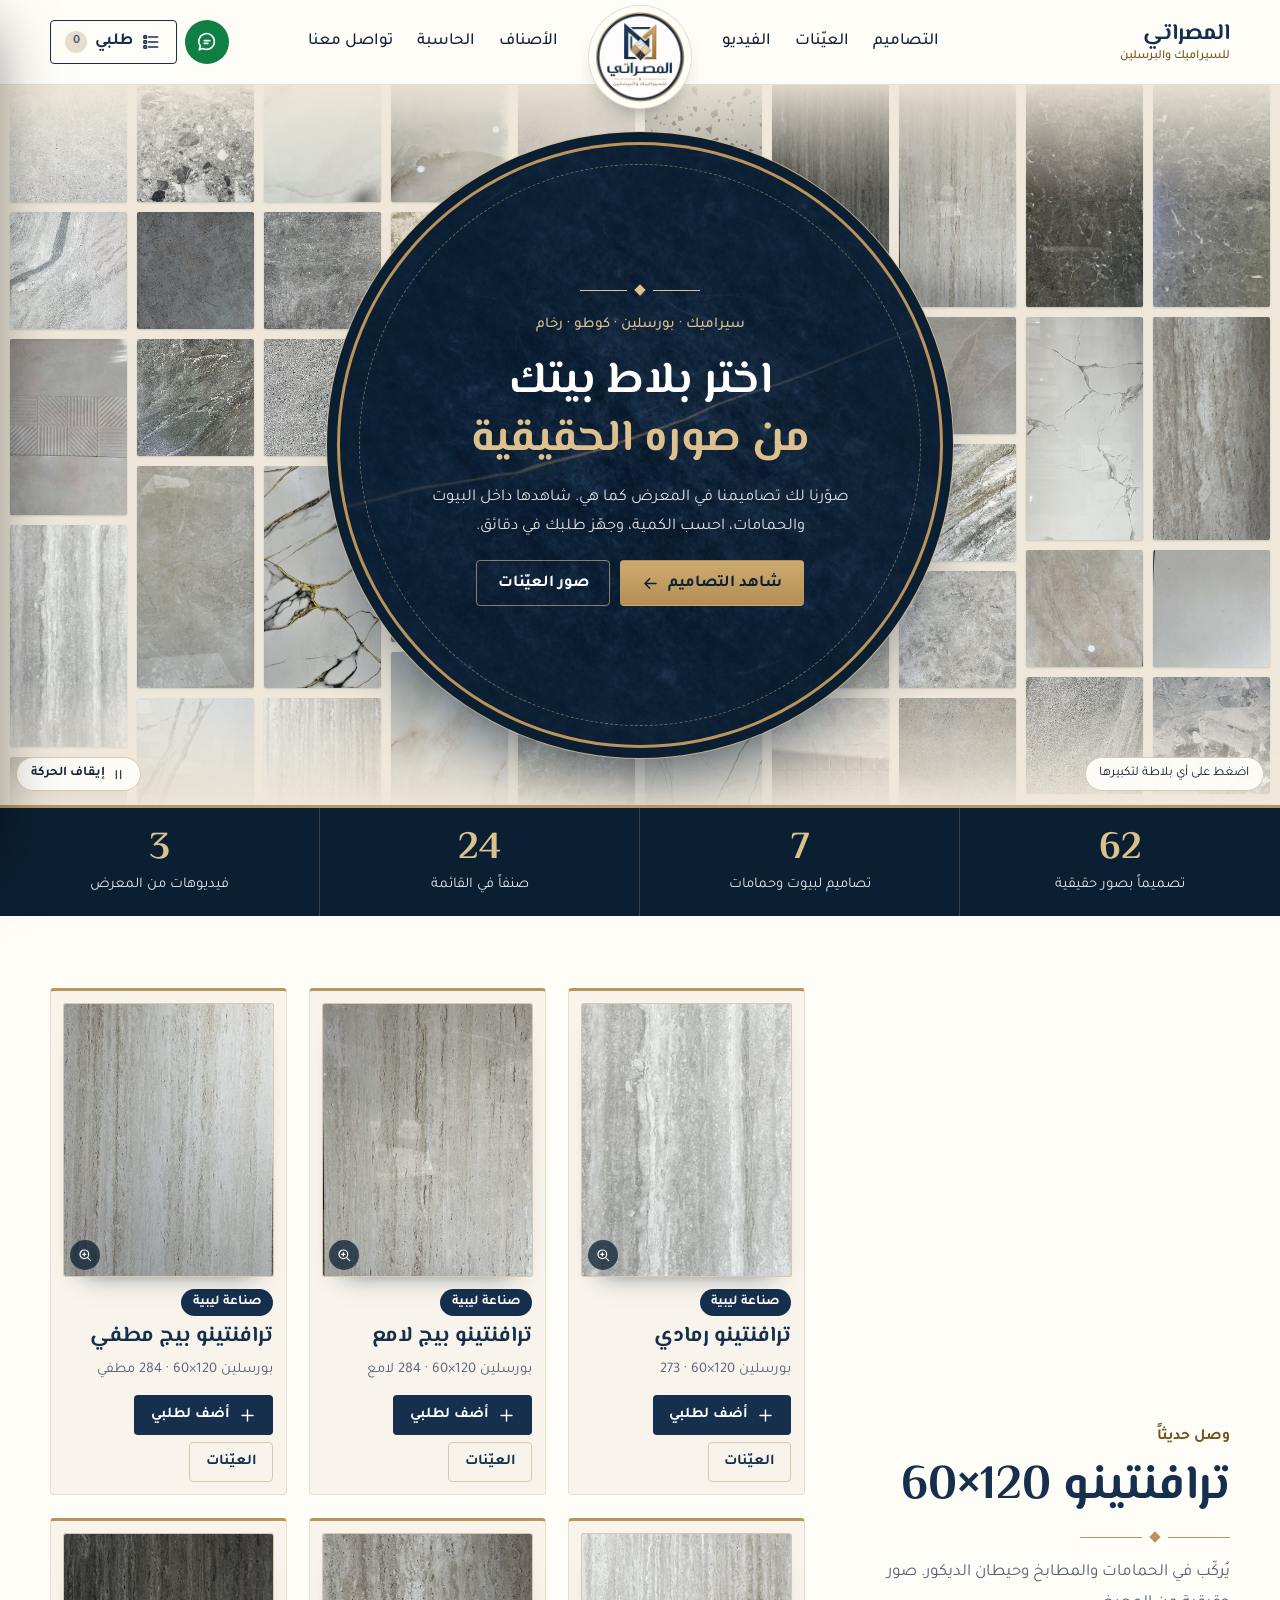
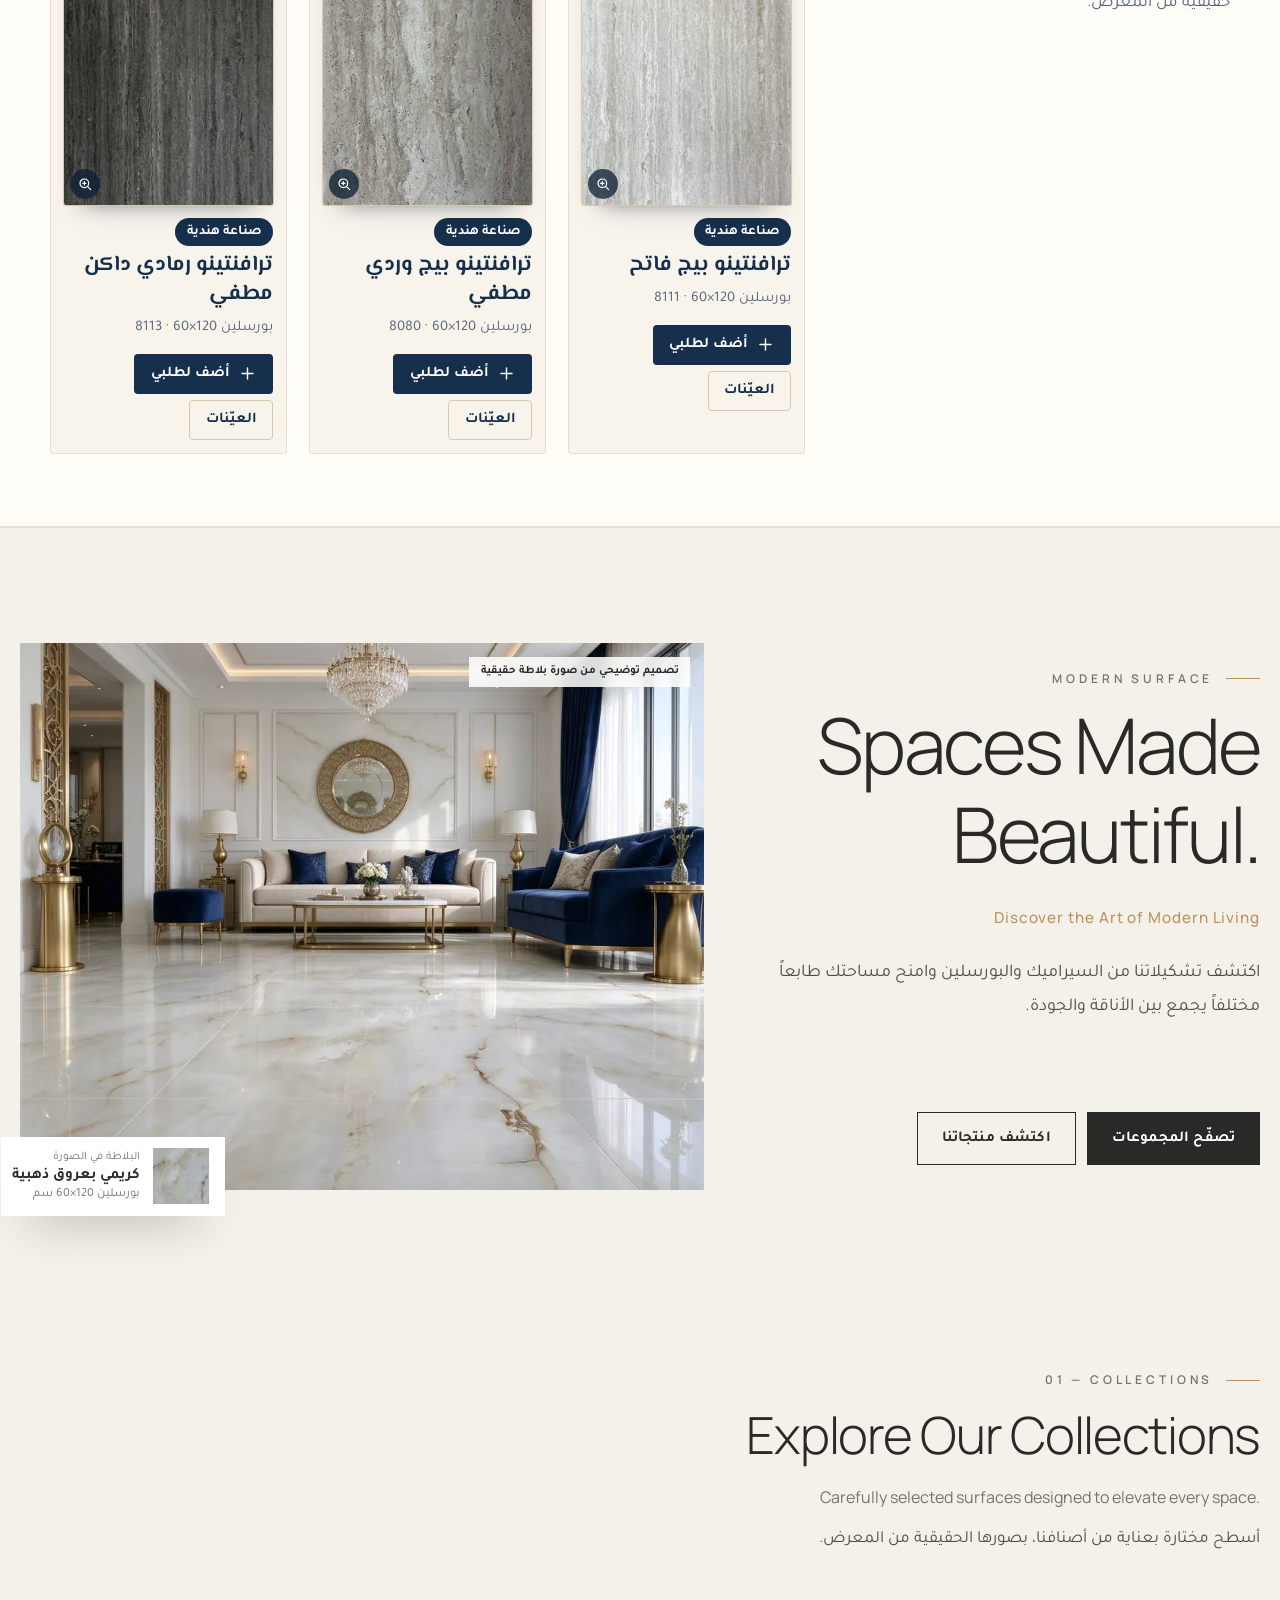
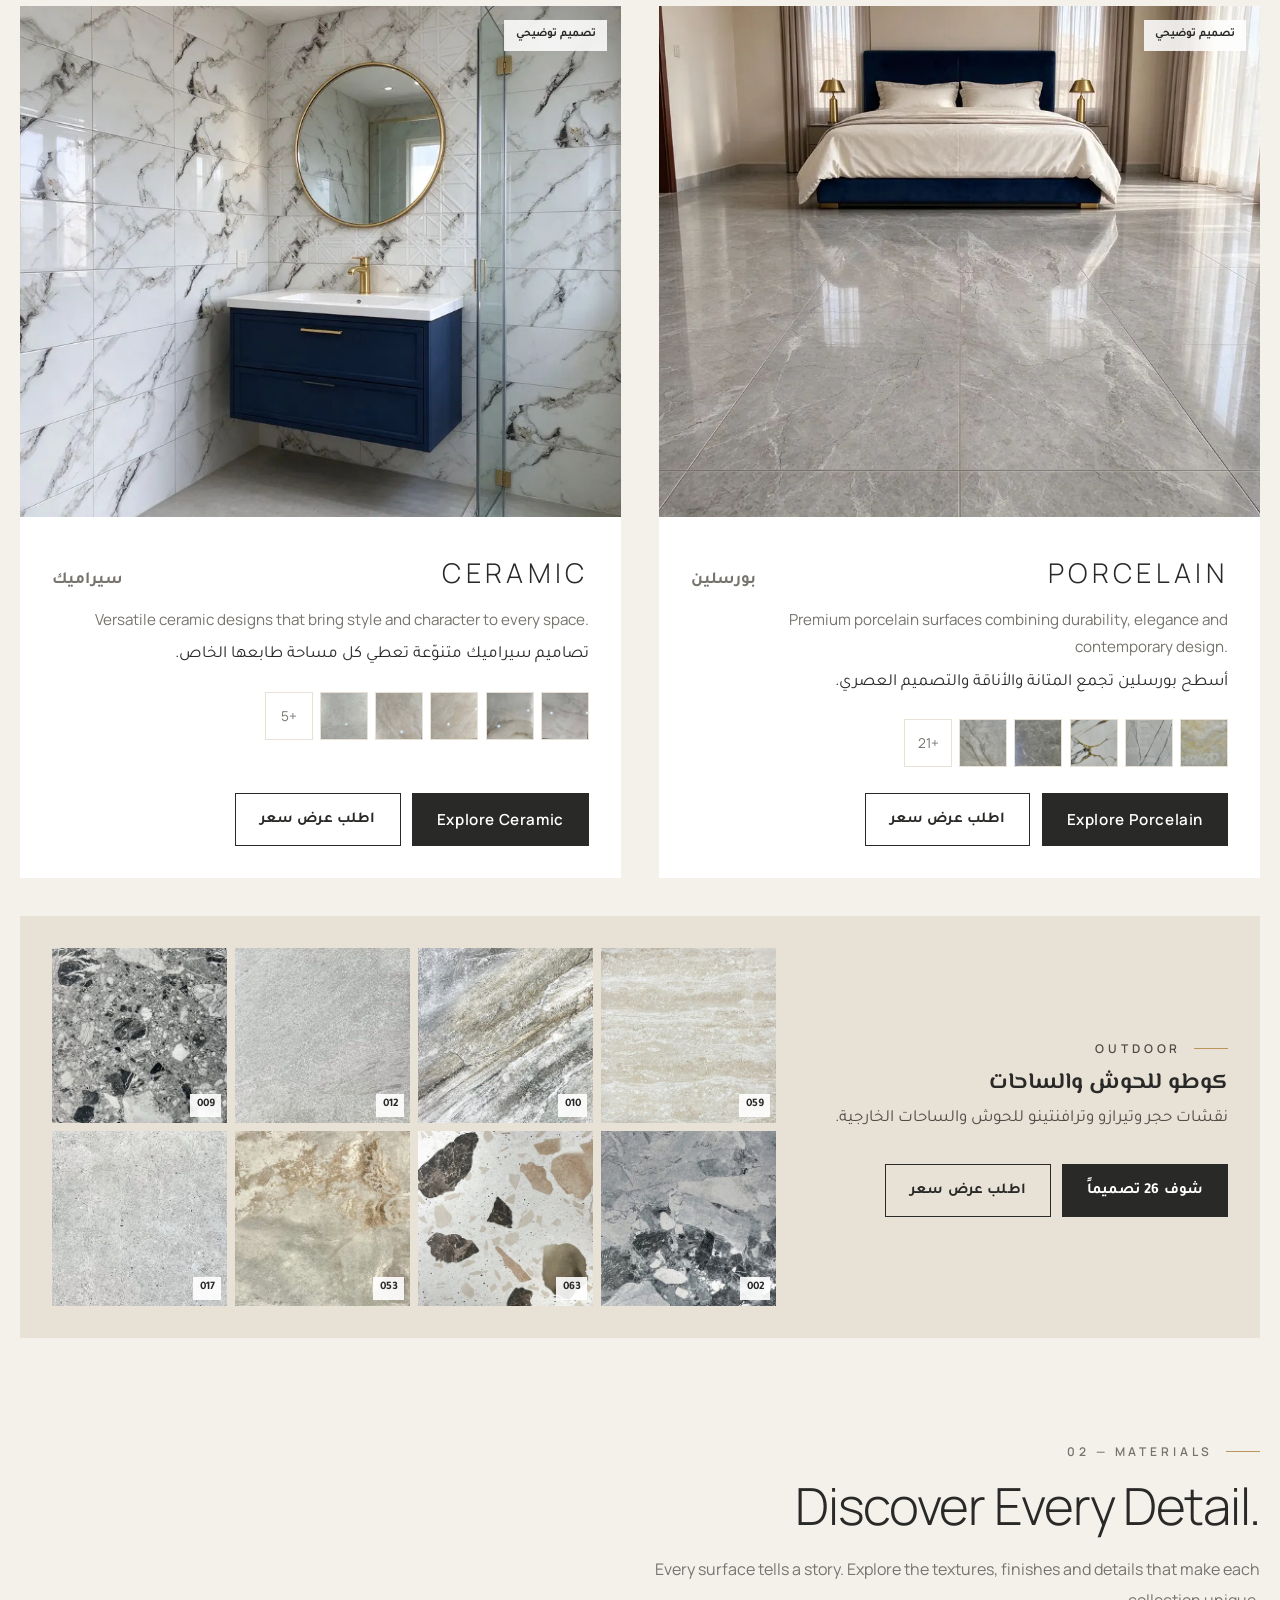
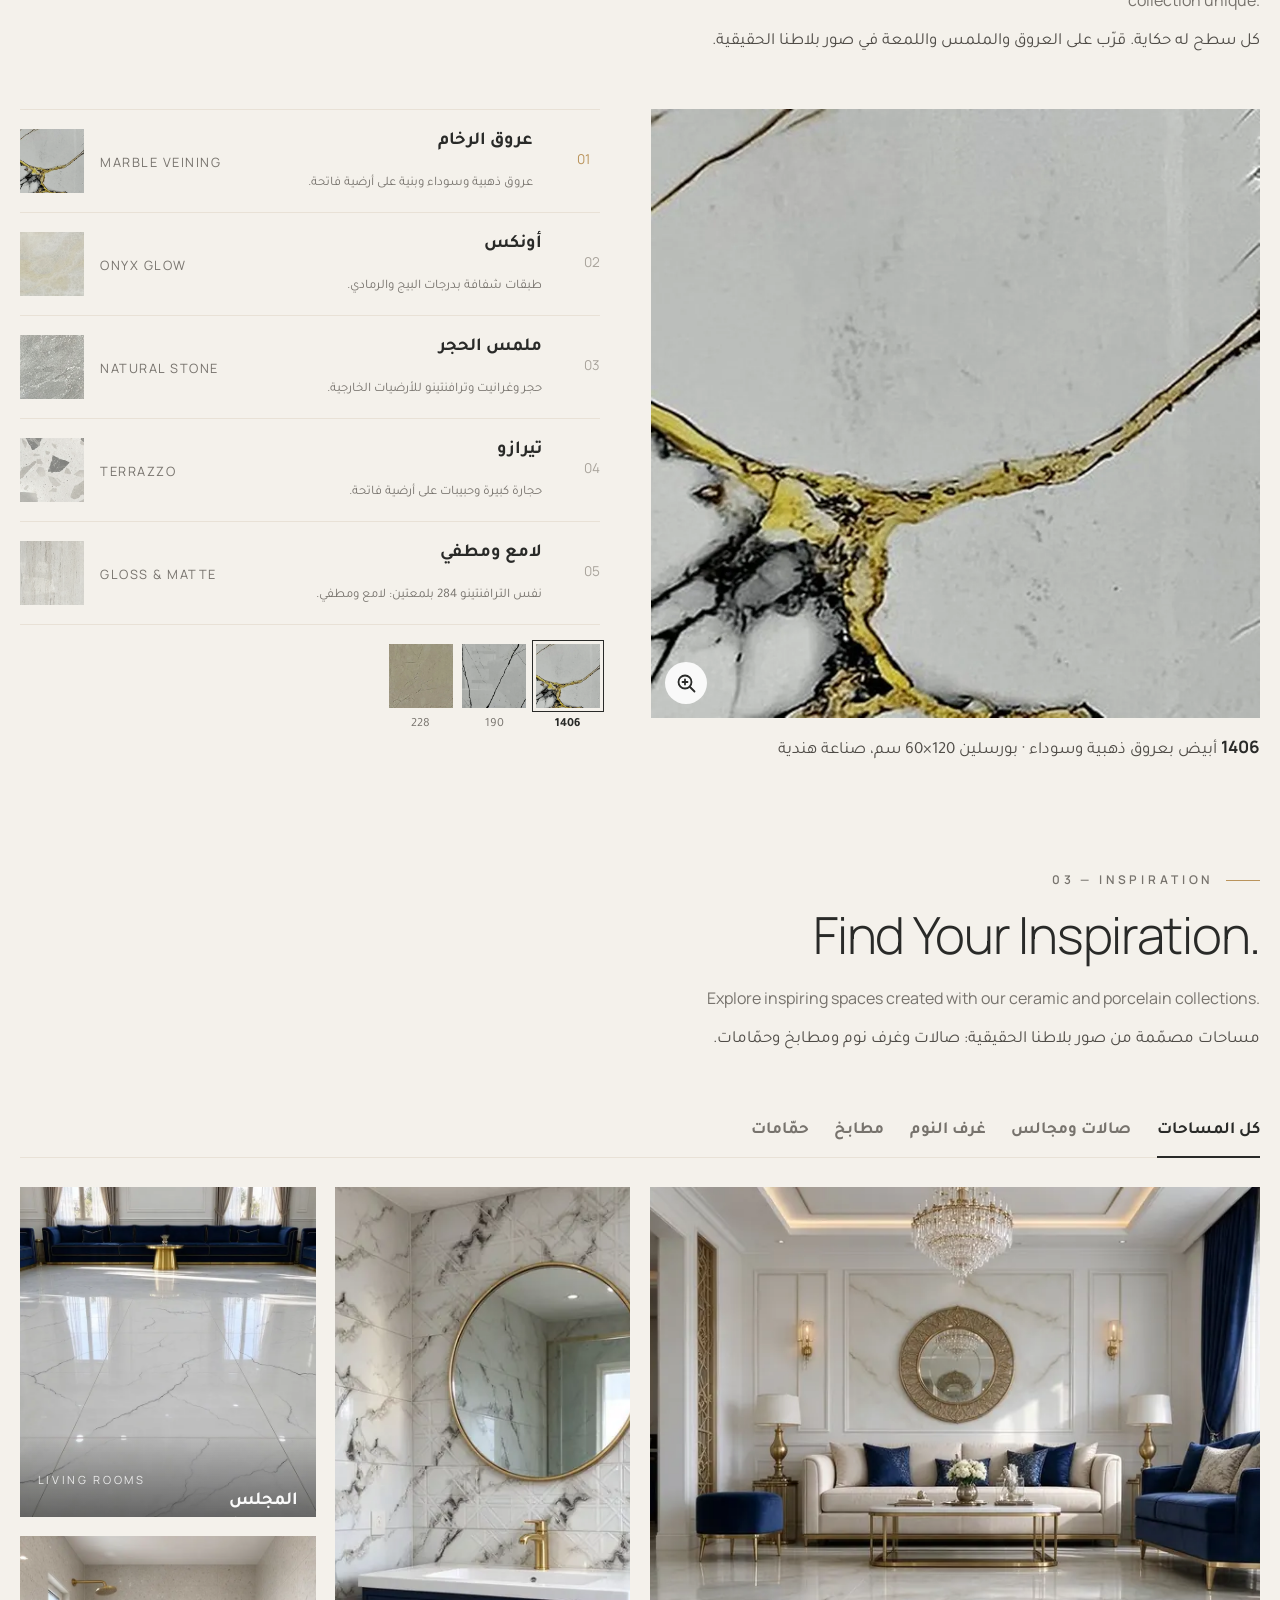
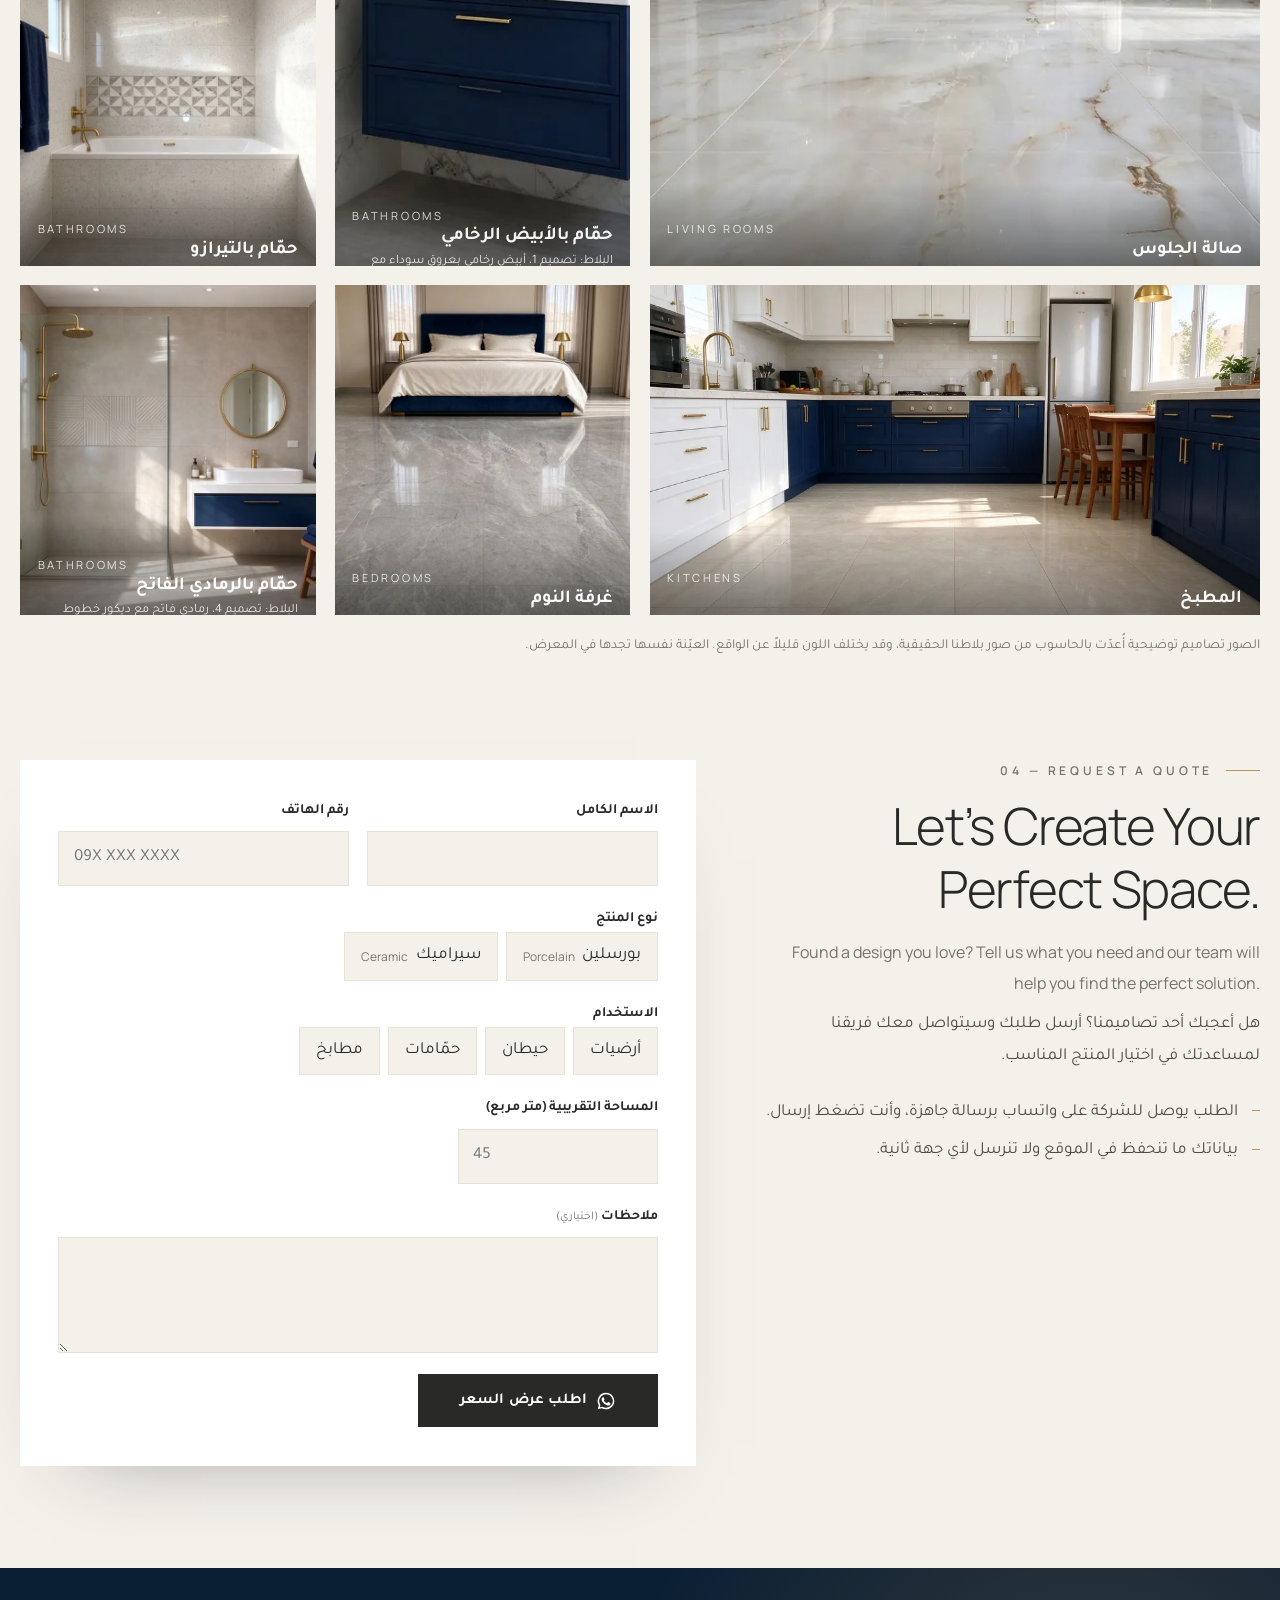
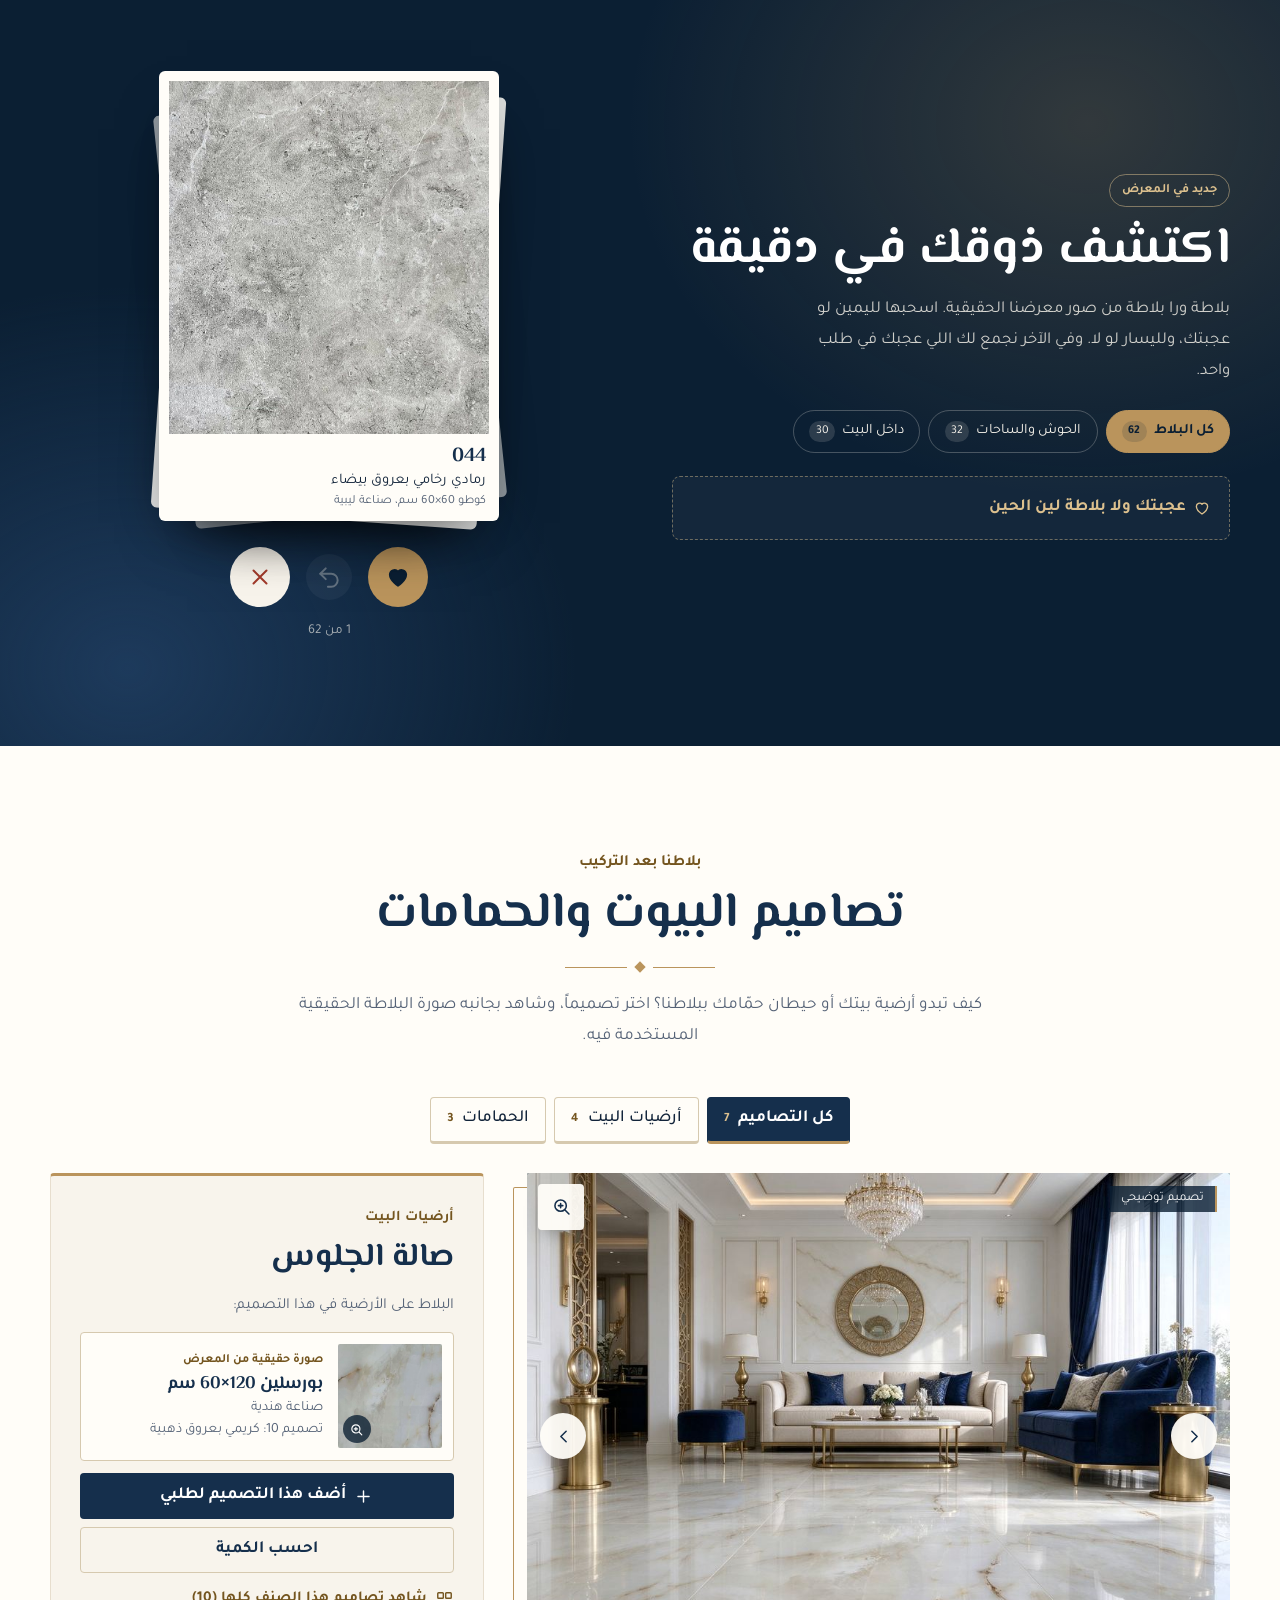
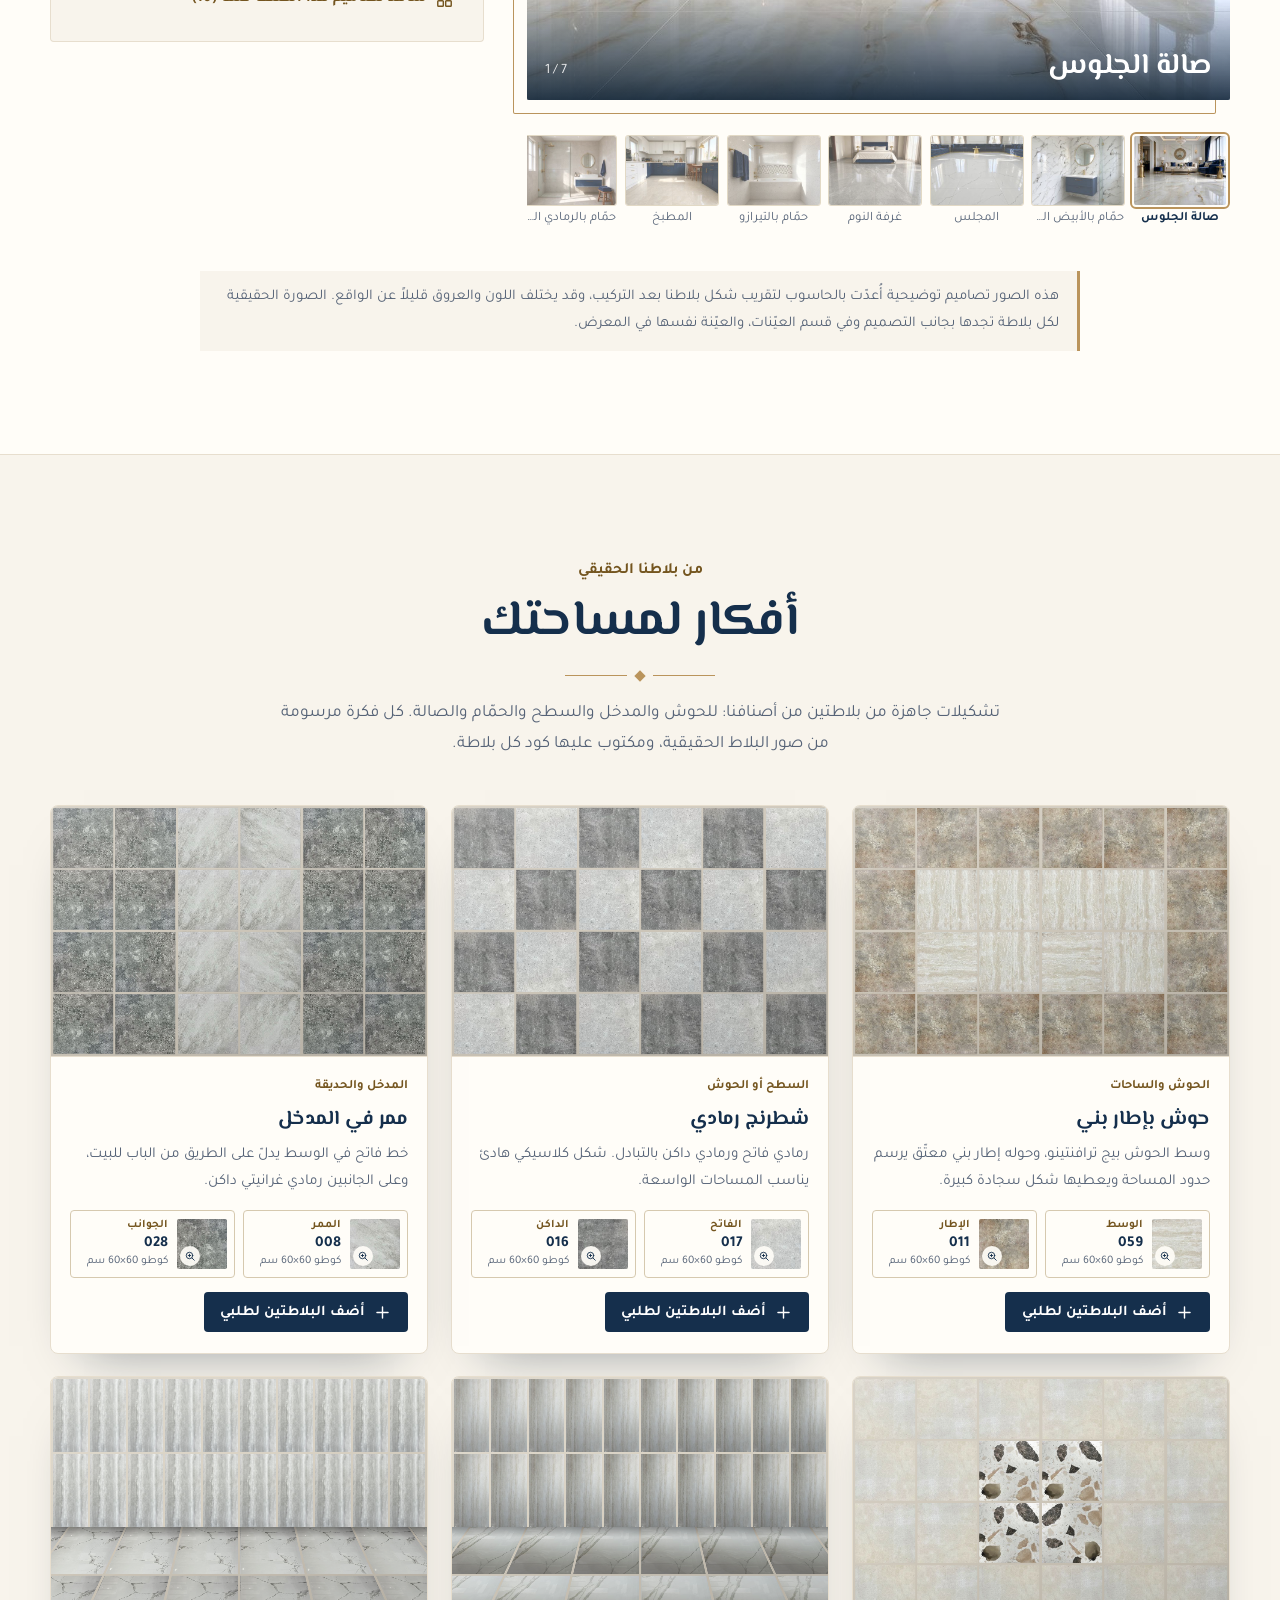
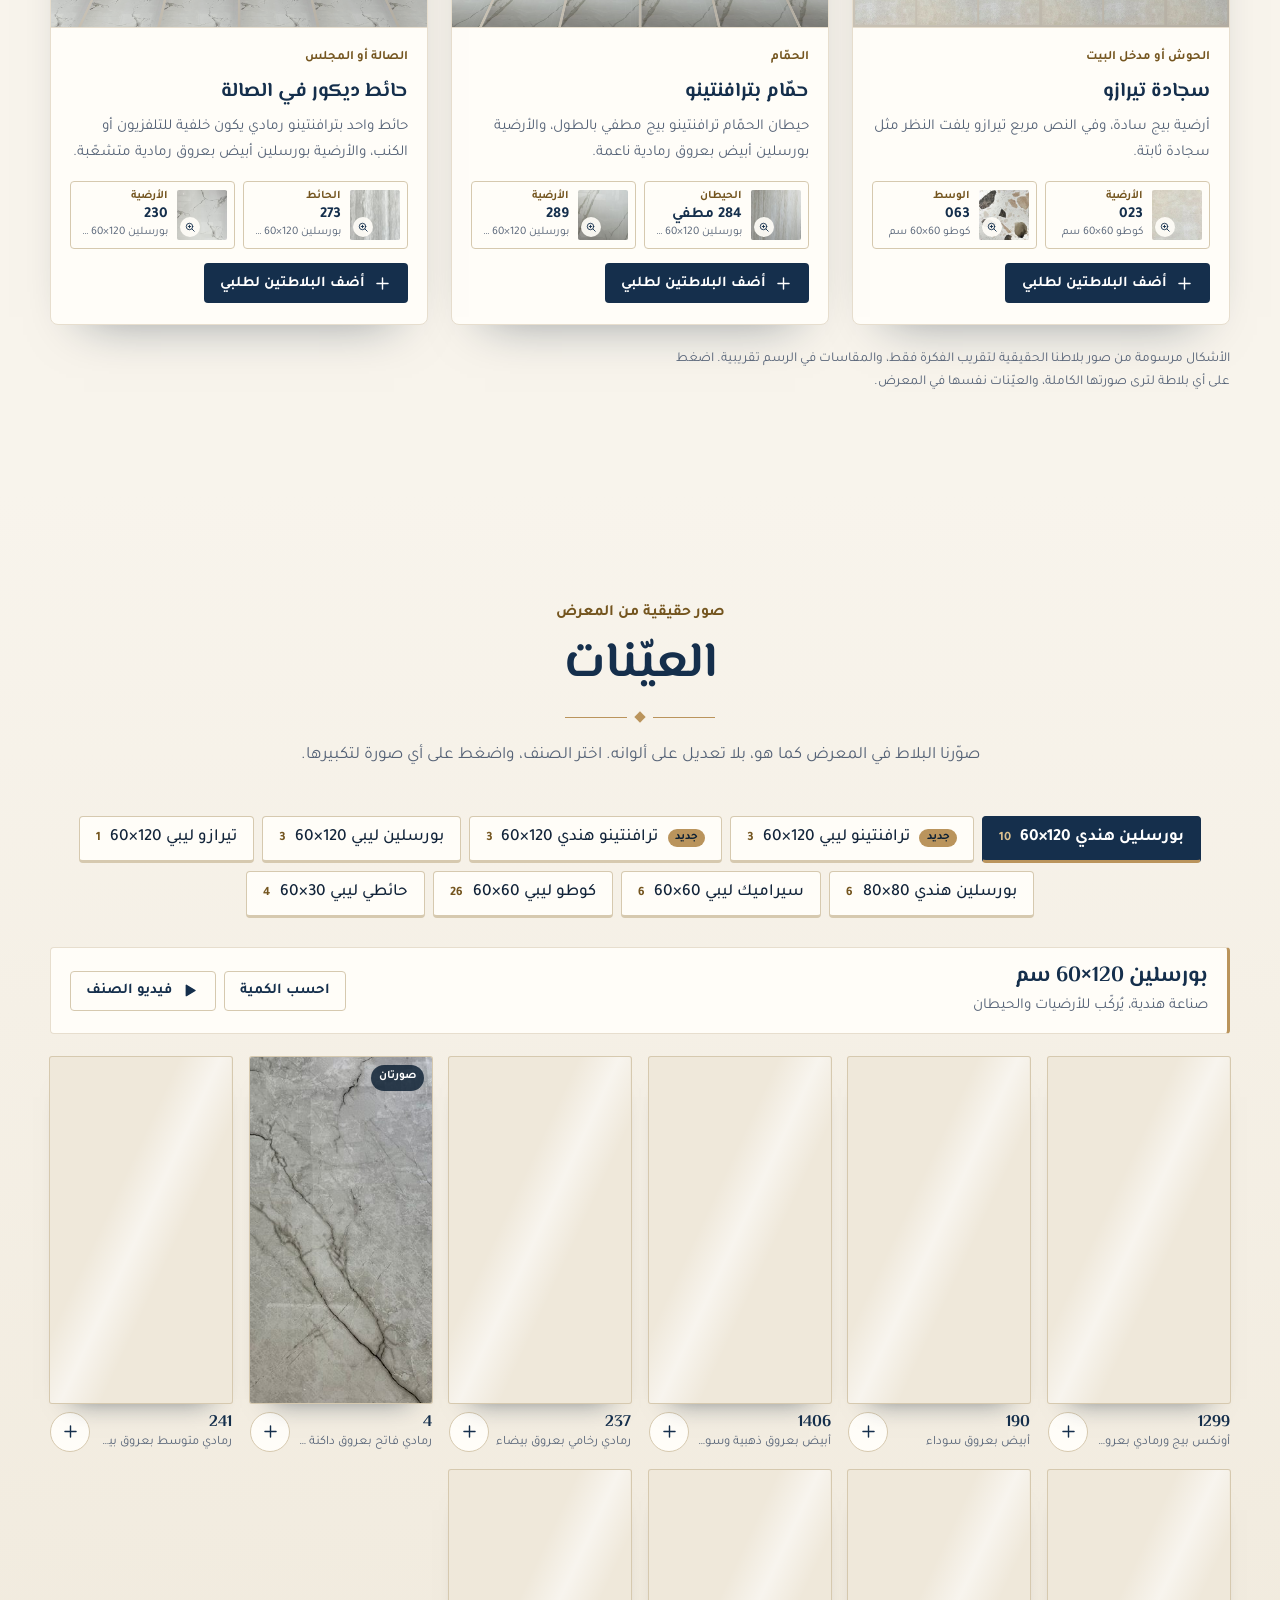
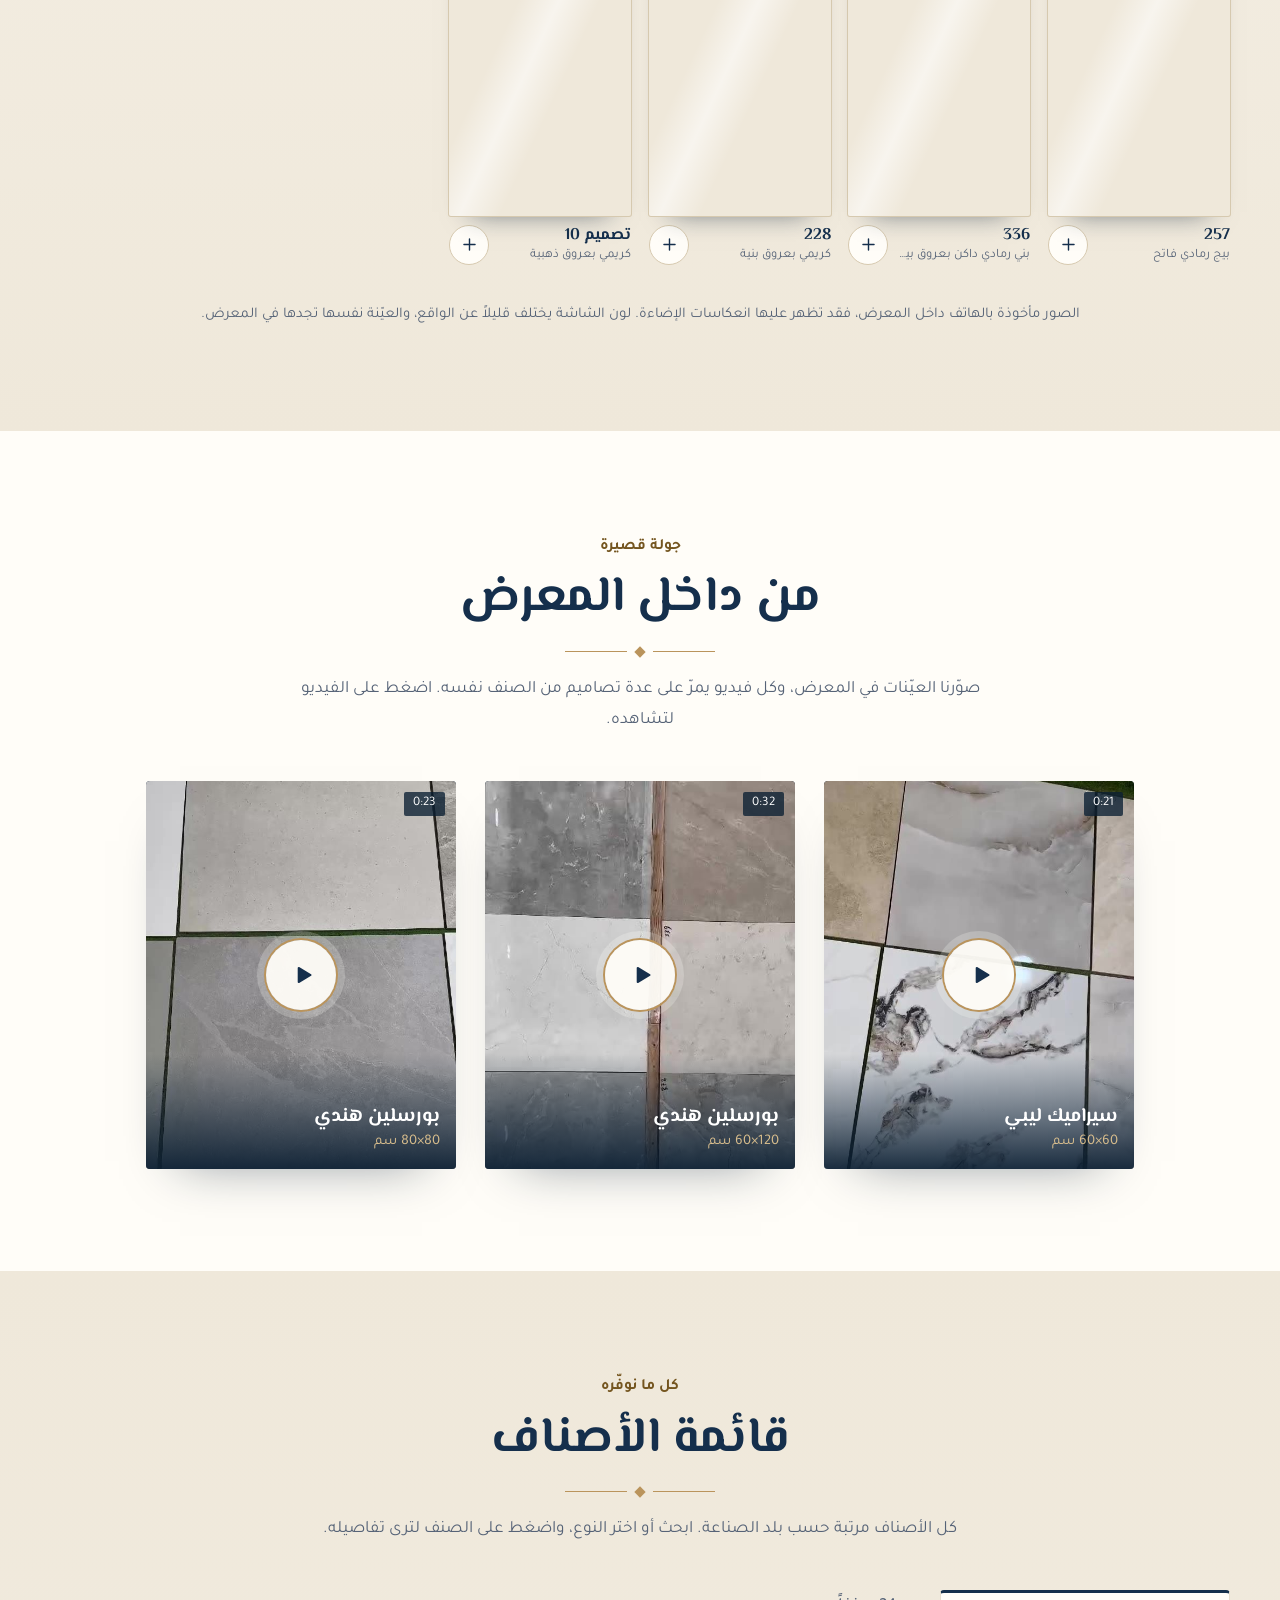
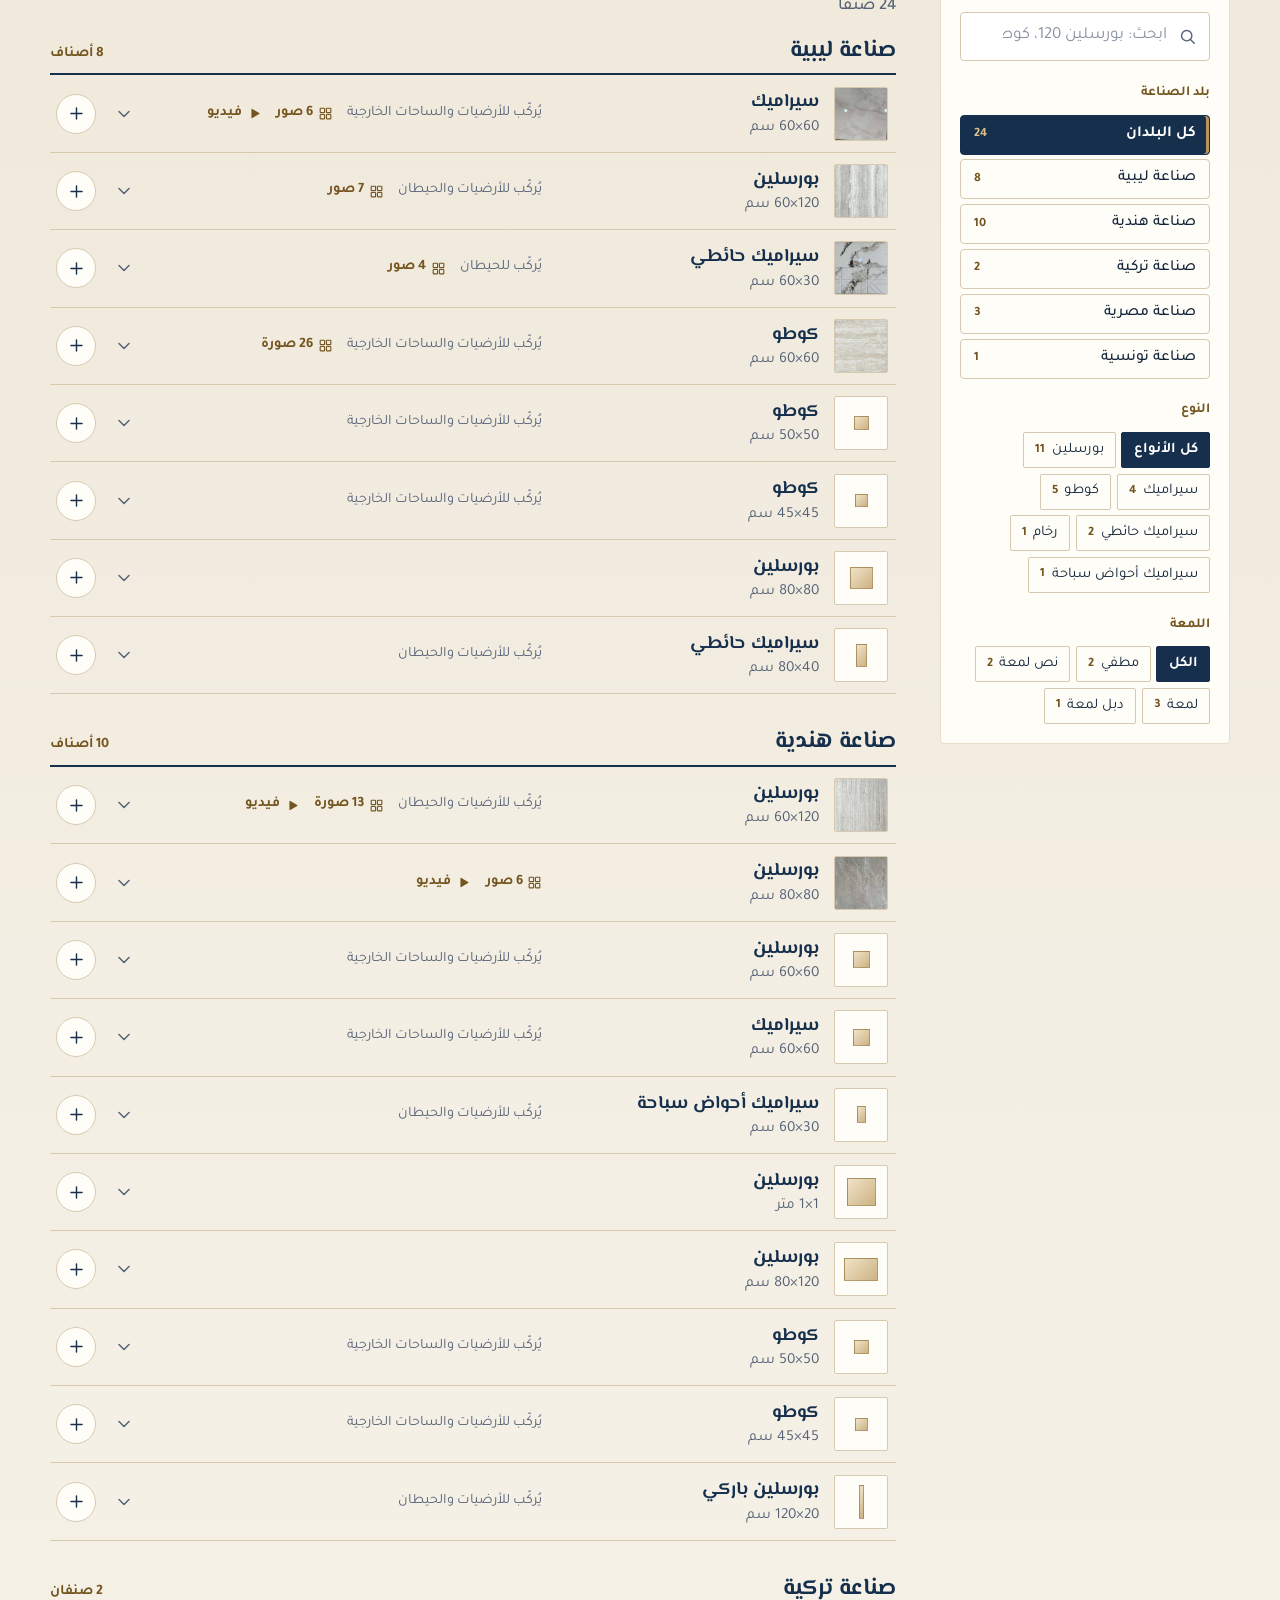
<file: index.html>
<!doctype html>
<html lang="ar" dir="rtl">
<head>
<meta charset="utf-8">
<meta name="viewport" content="width=device-width, initial-scale=1">
<title>المصراتي للسيراميك والبرسلين | سيراميك وبورسلين وكوطو ورخام</title>
<meta name="description" content="المصراتي للسيراميك والبرسلين: سيراميك وبورسلين وكوطو ورخام من الصناعة الليبية والهندية والتركية والمصرية والتونسية. شاهد تصاميم البيوت والحمامات وصور العيّنات الحقيقية من المعرض، احسب كمية البلاط، وجهّز طلبك.">
<meta name="theme-color" content="#FFFDF8">
<link rel="canonical" href="https://almesrati.github.io/">
<meta property="og:type" content="website">
<meta property="og:site_name" content="المصراتي للسيراميك والبرسلين">
<meta property="og:locale" content="ar_LY">
<meta property="og:title" content="المصراتي للسيراميك والبرسلين">
<meta property="og:description" content="المصراتي للسيراميك والبرسلين: سيراميك وبورسلين وكوطو ورخام من الصناعة الليبية والهندية والتركية والمصرية والتونسية. شاهد تصاميم البيوت والحمامات وصور العيّنات الحقيقية من المعرض، احسب كمية البلاط، وجهّز طلبك.">
<meta property="og:url" content="https://almesrati.github.io/">
<meta property="og:image" content="https://almesrati.github.io/og.jpg">
<meta name="twitter:card" content="summary_large_image">
<meta name="twitter:image" content="https://almesrati.github.io/og.jpg">
<link rel="icon" href="favicon.png" type="image/png">
<link rel="apple-touch-icon" href="apple-touch-icon.png">
<link rel="manifest" href="site.webmanifest">
<link rel="preload" as="font" type="font/woff2" href="fonts/el-messiri-arabic-wght-normal.woff2" crossorigin>
<link rel="preload" as="font" type="font/woff2" href="fonts/tajawal-arabic-400-normal.woff2" crossorigin>
<link rel="preload" as="image" href="assets/bg-navy.jpg">
<link rel="stylesheet" href="styles.css?v=70a7b62d28">
<script type="application/ld+json">{"@context":"https://schema.org","@type":"HomeGoodsStore","name":"المصراتي للسيراميك والبرسلين","url":"https://almesrati.github.io/","logo":"https://almesrati.github.io/icon-512.png","image":"https://almesrati.github.io/og.jpg","description":"المصراتي للسيراميك والبرسلين: سيراميك وبورسلين وكوطو ورخام من الصناعة الليبية والهندية والتركية والمصرية والتونسية. شاهد تصاميم البيوت والحمامات وصور العيّنات الحقيقية من المعرض، احسب كمية البلاط، وجهّز طلبك.","sameAs":["https://www.tiktok.com/@almasrati92","https://www.facebook.com/share/1Tz4UJCwQS/"],"telephone":["+218928106906","+218921111923"],"address":{"@type":"PostalAddress","streetAddress":"تاجوراء، سبان","addressCountry":"LY"},"hasMap":"https://maps.app.goo.gl/TtLsjuZT7ZqKaPyy9"}</script>
<script type="module" src="app.js?v=2ad295ff8e"></script>
</head>
<body>
<div id="root"><link rel="preload" as="image" href="brand/logo-192.png"/><link rel="preload" as="image" imageSrcSet="designs/p120-04-w.jpg 200w, designs/p120-04-t.jpg 280w" imageSizes="(max-width: 639px) 24vw, (max-width: 959px) 16vw, (max-width: 1279px) 12vw, 10vw"/><link rel="preload" as="image" imageSrcSet="designs/in120t-02-w.jpg 200w, designs/in120t-02-t.jpg 280w" imageSizes="(max-width: 639px) 24vw, (max-width: 959px) 16vw, (max-width: 1279px) 12vw, 10vw"/><link rel="preload" as="image" imageSrcSet="designs/p80-06-w.jpg 200w, designs/p80-06-t.jpg 360w" imageSizes="(max-width: 639px) 24vw, (max-width: 959px) 16vw, (max-width: 1279px) 12vw, 10vw"/><link rel="preload" as="image" imageSrcSet="designs/lk60-05-w.jpg 200w, designs/lk60-05-t.jpg 360w" imageSizes="(max-width: 639px) 24vw, (max-width: 959px) 16vw, (max-width: 1279px) 12vw, 10vw"/><link rel="preload" as="image" imageSrcSet="designs/lk60-16-w.jpg 200w, designs/lk60-16-t.jpg 360w" imageSizes="(max-width: 639px) 24vw, (max-width: 959px) 16vw, (max-width: 1279px) 12vw, 10vw"/><link rel="preload" as="image" imageSrcSet="designs/w30-01-w.jpg 200w, designs/w30-01-t.jpg 320w" imageSizes="(max-width: 639px) 24vw, (max-width: 959px) 16vw, (max-width: 1279px) 12vw, 10vw"/><link rel="preload" as="image" imageSrcSet="designs/p120-08-w.jpg 200w, designs/p120-08-t.jpg 280w" imageSizes="(max-width: 639px) 24vw, (max-width: 959px) 16vw, (max-width: 1279px) 12vw, 10vw"/><link rel="preload" as="image" imageSrcSet="designs/ly120m-03-w.jpg 200w, designs/ly120m-03-t.jpg 280w" imageSizes="(max-width: 639px) 24vw, (max-width: 959px) 16vw, (max-width: 1279px) 12vw, 10vw"/><link rel="preload" as="image" imageSrcSet="designs/c60-04-w.jpg 200w, designs/c60-04-t.jpg 360w" imageSizes="(max-width: 639px) 24vw, (max-width: 959px) 16vw, (max-width: 1279px) 12vw, 10vw"/><link rel="preload" as="image" imageSrcSet="designs/lk60-09-w.jpg 200w, designs/lk60-09-t.jpg 360w" imageSizes="(max-width: 639px) 24vw, (max-width: 959px) 16vw, (max-width: 1279px) 12vw, 10vw"/><link rel="preload" as="image" imageSrcSet="designs/lk60-20-w.jpg 200w, designs/lk60-20-t.jpg 360w" imageSizes="(max-width: 639px) 24vw, (max-width: 959px) 16vw, (max-width: 1279px) 12vw, 10vw"/><link rel="preload" as="image" imageSrcSet="designs/p120-01-w.jpg 200w, designs/p120-01-t.jpg 280w" imageSizes="(max-width: 639px) 24vw, (max-width: 959px) 16vw, (max-width: 1279px) 12vw, 10vw"/><link rel="preload" as="image" imageSrcSet="designs/ly120-02-w.jpg 200w, designs/ly120-02-t.jpg 280w" imageSizes="(max-width: 639px) 24vw, (max-width: 959px) 16vw, (max-width: 1279px) 12vw, 10vw"/><link rel="preload" as="image" imageSrcSet="designs/p80-03-w.jpg 200w, designs/p80-03-t.jpg 360w" imageSizes="(max-width: 639px) 24vw, (max-width: 959px) 16vw, (max-width: 1279px) 12vw, 10vw"/><link rel="preload" as="image" imageSrcSet="designs/lk60-02-w.jpg 200w, designs/lk60-02-t.jpg 360w" imageSizes="(max-width: 639px) 24vw, (max-width: 959px) 16vw, (max-width: 1279px) 12vw, 10vw"/><link rel="preload" as="image" imageSrcSet="designs/lk60-13-w.jpg 200w, designs/lk60-13-t.jpg 360w" imageSizes="(max-width: 639px) 24vw, (max-width: 959px) 16vw, (max-width: 1279px) 12vw, 10vw"/><link rel="preload" as="image" imageSrcSet="designs/lk60-24-w.jpg 200w, designs/lk60-24-t.jpg 360w" imageSizes="(max-width: 639px) 24vw, (max-width: 959px) 16vw, (max-width: 1279px) 12vw, 10vw"/><link rel="preload" as="image" imageSrcSet="designs/p120-05-w.jpg 200w, designs/p120-05-t.jpg 280w" imageSizes="(max-width: 639px) 24vw, (max-width: 959px) 16vw, (max-width: 1279px) 12vw, 10vw"/><link rel="preload" as="image" imageSrcSet="designs/in120t-03-w.jpg 200w, designs/in120t-03-t.jpg 280w" imageSizes="(max-width: 639px) 24vw, (max-width: 959px) 16vw, (max-width: 1279px) 12vw, 10vw"/><link rel="preload" as="image" imageSrcSet="designs/c60-01-w.jpg 200w, designs/c60-01-t.jpg 360w" imageSizes="(max-width: 639px) 24vw, (max-width: 959px) 16vw, (max-width: 1279px) 12vw, 10vw"/><link rel="preload" as="image" imageSrcSet="designs/lk60-06-w.jpg 200w, designs/lk60-06-t.jpg 360w" imageSizes="(max-width: 639px) 24vw, (max-width: 959px) 16vw, (max-width: 1279px) 12vw, 10vw"/><link rel="preload" as="image" imageSrcSet="designs/lk60-17-w.jpg 200w, designs/lk60-17-t.jpg 360w" imageSizes="(max-width: 639px) 24vw, (max-width: 959px) 16vw, (max-width: 1279px) 12vw, 10vw"/><link rel="preload" as="image" imageSrcSet="designs/w30-02-w.jpg 200w, designs/w30-02-t.jpg 320w" imageSizes="(max-width: 639px) 24vw, (max-width: 959px) 16vw, (max-width: 1279px) 12vw, 10vw"/><link rel="preload" as="image" imageSrcSet="designs/p120-09-w.jpg 200w, designs/p120-09-t.jpg 280w" imageSizes="(max-width: 639px) 24vw, (max-width: 959px) 16vw, (max-width: 1279px) 12vw, 10vw"/><link rel="preload" as="image" imageSrcSet="designs/ly120tz-01-w.jpg 200w, designs/ly120tz-01-t.jpg 280w" imageSizes="(max-width: 639px) 24vw, (max-width: 959px) 16vw, (max-width: 1279px) 12vw, 10vw"/><link rel="preload" as="image" imageSrcSet="designs/c60-05-w.jpg 200w, designs/c60-05-t.jpg 360w" imageSizes="(max-width: 639px) 24vw, (max-width: 959px) 16vw, (max-width: 1279px) 12vw, 10vw"/><link rel="preload" as="image" imageSrcSet="designs/lk60-10-w.jpg 200w, designs/lk60-10-t.jpg 360w" imageSizes="(max-width: 639px) 24vw, (max-width: 959px) 16vw, (max-width: 1279px) 12vw, 10vw"/><link rel="preload" as="image" imageSrcSet="designs/lk60-21-w.jpg 200w, designs/lk60-21-t.jpg 360w" imageSizes="(max-width: 639px) 24vw, (max-width: 959px) 16vw, (max-width: 1279px) 12vw, 10vw"/><link rel="preload" as="image" imageSrcSet="designs/p120-02-w.jpg 200w, designs/p120-02-t.jpg 280w" imageSizes="(max-width: 639px) 24vw, (max-width: 959px) 16vw, (max-width: 1279px) 12vw, 10vw"/><link rel="preload" as="image" imageSrcSet="designs/ly120-03-w.jpg 200w, designs/ly120-03-t.jpg 280w" imageSizes="(max-width: 639px) 24vw, (max-width: 959px) 16vw, (max-width: 1279px) 12vw, 10vw"/><link rel="preload" as="image" imageSrcSet="designs/p80-04-w.jpg 200w, designs/p80-04-t.jpg 360w" imageSizes="(max-width: 639px) 24vw, (max-width: 959px) 16vw, (max-width: 1279px) 12vw, 10vw"/><link rel="preload" as="image" imageSrcSet="designs/lk60-03-w.jpg 200w, designs/lk60-03-t.jpg 360w" imageSizes="(max-width: 639px) 24vw, (max-width: 959px) 16vw, (max-width: 1279px) 12vw, 10vw"/><link rel="preload" as="image" imageSrcSet="designs/lk60-14-w.jpg 200w, designs/lk60-14-t.jpg 360w" imageSizes="(max-width: 639px) 24vw, (max-width: 959px) 16vw, (max-width: 1279px) 12vw, 10vw"/><link rel="preload" as="image" imageSrcSet="designs/lk60-25-w.jpg 200w, designs/lk60-25-t.jpg 360w" imageSizes="(max-width: 639px) 24vw, (max-width: 959px) 16vw, (max-width: 1279px) 12vw, 10vw"/><link rel="preload" as="image" imageSrcSet="designs/p120-06-w.jpg 200w, designs/p120-06-t.jpg 280w" imageSizes="(max-width: 639px) 24vw, (max-width: 959px) 16vw, (max-width: 1279px) 12vw, 10vw"/><link rel="preload" as="image" imageSrcSet="designs/ly120m-01-w.jpg 200w, designs/ly120m-01-t.jpg 280w" imageSizes="(max-width: 639px) 24vw, (max-width: 959px) 16vw, (max-width: 1279px) 12vw, 10vw"/><link rel="preload" as="image" imageSrcSet="designs/c60-02-w.jpg 200w, designs/c60-02-t.jpg 360w" imageSizes="(max-width: 639px) 24vw, (max-width: 959px) 16vw, (max-width: 1279px) 12vw, 10vw"/><link rel="preload" as="image" imageSrcSet="designs/lk60-07-w.jpg 200w, designs/lk60-07-t.jpg 360w" imageSizes="(max-width: 639px) 24vw, (max-width: 959px) 16vw, (max-width: 1279px) 12vw, 10vw"/><link rel="preload" as="image" imageSrcSet="designs/lk60-18-w.jpg 200w, designs/lk60-18-t.jpg 360w" imageSizes="(max-width: 639px) 24vw, (max-width: 959px) 16vw, (max-width: 1279px) 12vw, 10vw"/><link rel="preload" as="image" imageSrcSet="designs/w30-03-w.jpg 200w, designs/w30-03-t.jpg 320w" imageSizes="(max-width: 639px) 24vw, (max-width: 959px) 16vw, (max-width: 1279px) 12vw, 10vw"/><link rel="preload" as="image" imageSrcSet="designs/p120-10-w.jpg 200w, designs/p120-10-t.jpg 280w" imageSizes="(max-width: 639px) 24vw, (max-width: 959px) 16vw, (max-width: 1279px) 12vw, 10vw"/><link rel="preload" as="image" imageSrcSet="designs/p80-01-w.jpg 200w, designs/p80-01-t.jpg 360w" imageSizes="(max-width: 639px) 24vw, (max-width: 959px) 16vw, (max-width: 1279px) 12vw, 10vw"/><link rel="preload" as="image" imageSrcSet="designs/c60-06-w.jpg 200w, designs/c60-06-t.jpg 360w" imageSizes="(max-width: 639px) 24vw, (max-width: 959px) 16vw, (max-width: 1279px) 12vw, 10vw"/><link rel="preload" as="image" imageSrcSet="designs/lk60-11-w.jpg 200w, designs/lk60-11-t.jpg 360w" imageSizes="(max-width: 639px) 24vw, (max-width: 959px) 16vw, (max-width: 1279px) 12vw, 10vw"/><link rel="preload" as="image" imageSrcSet="designs/lk60-22-w.jpg 200w, designs/lk60-22-t.jpg 360w" imageSizes="(max-width: 639px) 24vw, (max-width: 959px) 16vw, (max-width: 1279px) 12vw, 10vw"/><link rel="preload" as="image" imageSrcSet="designs/p120-03-w.jpg 200w, designs/p120-03-t.jpg 280w" imageSizes="(max-width: 639px) 24vw, (max-width: 959px) 16vw, (max-width: 1279px) 12vw, 10vw"/><link rel="preload" as="image" imageSrcSet="designs/in120t-01-w.jpg 200w, designs/in120t-01-t.jpg 280w" imageSizes="(max-width: 639px) 24vw, (max-width: 959px) 16vw, (max-width: 1279px) 12vw, 10vw"/><link rel="preload" as="image" imageSrcSet="designs/p80-05-w.jpg 200w, designs/p80-05-t.jpg 360w" imageSizes="(max-width: 639px) 24vw, (max-width: 959px) 16vw, (max-width: 1279px) 12vw, 10vw"/><link rel="preload" as="image" imageSrcSet="designs/lk60-04-w.jpg 200w, designs/lk60-04-t.jpg 360w" imageSizes="(max-width: 639px) 24vw, (max-width: 959px) 16vw, (max-width: 1279px) 12vw, 10vw"/><link rel="preload" as="image" imageSrcSet="designs/lk60-15-w.jpg 200w, designs/lk60-15-t.jpg 360w" imageSizes="(max-width: 639px) 24vw, (max-width: 959px) 16vw, (max-width: 1279px) 12vw, 10vw"/><link rel="preload" as="image" imageSrcSet="designs/lk60-26-w.jpg 200w, designs/lk60-26-t.jpg 360w" imageSizes="(max-width: 639px) 24vw, (max-width: 959px) 16vw, (max-width: 1279px) 12vw, 10vw"/><link rel="preload" as="image" imageSrcSet="designs/p120-07-w.jpg 200w, designs/p120-07-t.jpg 280w" imageSizes="(max-width: 639px) 24vw, (max-width: 959px) 16vw, (max-width: 1279px) 12vw, 10vw"/><link rel="preload" as="image" imageSrcSet="designs/ly120m-02-w.jpg 200w, designs/ly120m-02-t.jpg 280w" imageSizes="(max-width: 639px) 24vw, (max-width: 959px) 16vw, (max-width: 1279px) 12vw, 10vw"/><link rel="preload" as="image" imageSrcSet="designs/c60-03-w.jpg 200w, designs/c60-03-t.jpg 360w" imageSizes="(max-width: 639px) 24vw, (max-width: 959px) 16vw, (max-width: 1279px) 12vw, 10vw"/><link rel="preload" as="image" imageSrcSet="designs/lk60-08-w.jpg 200w, designs/lk60-08-t.jpg 360w" imageSizes="(max-width: 639px) 24vw, (max-width: 959px) 16vw, (max-width: 1279px) 12vw, 10vw"/><link rel="preload" as="image" imageSrcSet="designs/lk60-19-w.jpg 200w, designs/lk60-19-t.jpg 360w" imageSizes="(max-width: 639px) 24vw, (max-width: 959px) 16vw, (max-width: 1279px) 12vw, 10vw"/><link rel="preload" as="image" imageSrcSet="designs/w30-04-w.jpg 200w, designs/w30-04-t.jpg 320w" imageSizes="(max-width: 639px) 24vw, (max-width: 959px) 16vw, (max-width: 1279px) 12vw, 10vw"/><link rel="preload" as="image" imageSrcSet="designs/ly120-01-w.jpg 200w, designs/ly120-01-t.jpg 280w" imageSizes="(max-width: 639px) 24vw, (max-width: 959px) 16vw, (max-width: 1279px) 12vw, 10vw"/><link rel="preload" as="image" imageSrcSet="designs/p80-02-w.jpg 200w, designs/p80-02-t.jpg 360w" imageSizes="(max-width: 639px) 24vw, (max-width: 959px) 16vw, (max-width: 1279px) 12vw, 10vw"/><link rel="preload" as="image" imageSrcSet="designs/lk60-01-w.jpg 200w, designs/lk60-01-t.jpg 360w" imageSizes="(max-width: 639px) 24vw, (max-width: 959px) 16vw, (max-width: 1279px) 12vw, 10vw"/><link rel="preload" as="image" href="designs/lk60-15-t.jpg"/><link rel="preload" as="image" href="designs/ly120-01-t.jpg"/><link rel="preload" as="image" href="designs/c60-02.jpg"/><div class="site"><a href="#looks" class="skip">تخطَّ إلى التصاميم</a><header class="hd "><div class="wrap hd-in"><div class="hd-side hd-side-a"><a href="#top" class="hd-word" aria-label="المصراتي للسيراميك والبرسلين: أعلى الصفحة"><strong>المصراتي</strong><span>للسيراميك والبرسلين</span></a><nav class="hd-nav" aria-label="أقسام الموقع"><a href="#looks">التصاميم</a><a href="#samples">العيّنات</a><a href="#videos">الفيديو</a></nav></div><a href="#top" class="hd-logo" aria-label="المصراتي للسيراميك والبرسلين: أعلى الصفحة"><img src="brand/logo-192.png" alt="" width="192" height="192"/></a><div class="hd-side hd-side-b"><nav class="hd-nav" aria-label="أدوات الموقع"><a href="#catalog">الأصناف</a><a href="#calculator">الحاسبة</a><a href="#contact">تواصل معنا</a></nav><div class="hd-acts"><a class="hd-wa" href="https://wa.me/218928106906?text=%D9%85%D8%B1%D8%AD%D8%A8%D8%A7%D9%8B%D8%8C%20%D8%A3%D8%B3%D8%AA%D9%81%D8%B3%D8%B1%20%D8%B9%D9%86%20%D8%A3%D8%B5%D9%86%D8%A7%D9%81%20%D8%A7%D9%84%D9%85%D8%B5%D8%B1%D8%A7%D8%AA%D9%8A%20%D9%84%D9%84%D8%B3%D9%8A%D8%B1%D8%A7%D9%85%D9%8A%D9%83%20%D9%88%D8%A7%D9%84%D8%A8%D8%B1%D8%B3%D9%84%D9%8A%D9%86" target="_blank" rel="noopener noreferrer" aria-label="راسلنا على واتساب: 0928106906"><svg width="24" height="24" viewBox="0 0 24 24" fill="none" stroke="currentColor" stroke-width="1.8" stroke-linecap="round" stroke-linejoin="round" aria-hidden="true"><path d="M20 11.5a8.5 8.5 0 0 1-12.4 7.6L3.5 20.5l1.3-4A8.5 8.5 0 1 1 20 11.5z"></path><path d="M9 10.5h6M9 13.5h4"></path></svg></a><button type="button" class="hd-req" aria-label="طلبي، 0 عناصر"><svg width="24" height="24" viewBox="0 0 24 24" fill="none" stroke="currentColor" stroke-width="1.8" stroke-linecap="round" stroke-linejoin="round" aria-hidden="true"><path d="M9 6h11M9 12h11M9 18h11"></path><rect x="3.5" y="4.5" width="3" height="3" rx=".6"></rect><rect x="3.5" y="10.5" width="3" height="3" rx=".6"></rect><rect x="3.5" y="16.5" width="3" height="3" rx=".6"></rect></svg><span class="hd-req-label">طلبي</span><span class="badge ">0</span></button></div></div></div></header><main><section class="hero" id="top" aria-label="الواجهة"><div class="hero-stage"><div class="wall " aria-hidden="true"><div class="wall-col"><div class="wall-track " style="--dur:58s"><img class="wall-tile is-slab" src="designs/p120-04-w.jpg" srcSet="designs/p120-04-w.jpg 200w, designs/p120-04-t.jpg 280w" sizes="(max-width: 639px) 24vw, (max-width: 959px) 16vw, (max-width: 1279px) 12vw, 10vw" alt="" data-design="p120-04" decoding="async" draggable="false"/><img class="wall-tile is-slab" src="designs/in120t-02-w.jpg" srcSet="designs/in120t-02-w.jpg 200w, designs/in120t-02-t.jpg 280w" sizes="(max-width: 639px) 24vw, (max-width: 959px) 16vw, (max-width: 1279px) 12vw, 10vw" alt="" data-design="in120t-02" decoding="async" draggable="false"/><img class="wall-tile is-square" src="designs/p80-06-w.jpg" srcSet="designs/p80-06-w.jpg 200w, designs/p80-06-t.jpg 360w" sizes="(max-width: 639px) 24vw, (max-width: 959px) 16vw, (max-width: 1279px) 12vw, 10vw" alt="" data-design="p80-06" decoding="async" draggable="false"/><img class="wall-tile is-square" src="designs/lk60-05-w.jpg" srcSet="designs/lk60-05-w.jpg 200w, designs/lk60-05-t.jpg 360w" sizes="(max-width: 639px) 24vw, (max-width: 959px) 16vw, (max-width: 1279px) 12vw, 10vw" alt="" data-design="lk60-05" decoding="async" draggable="false"/><img class="wall-tile is-square" src="designs/lk60-16-w.jpg" srcSet="designs/lk60-16-w.jpg 200w, designs/lk60-16-t.jpg 360w" sizes="(max-width: 639px) 24vw, (max-width: 959px) 16vw, (max-width: 1279px) 12vw, 10vw" alt="" data-design="lk60-16" decoding="async" draggable="false"/><img class="wall-tile is-wall" src="designs/w30-01-w.jpg" srcSet="designs/w30-01-w.jpg 200w, designs/w30-01-t.jpg 320w" sizes="(max-width: 639px) 24vw, (max-width: 959px) 16vw, (max-width: 1279px) 12vw, 10vw" alt="" data-design="w30-01" decoding="async" draggable="false"/><img class="wall-tile is-slab" src="designs/p120-04-w.jpg" srcSet="designs/p120-04-w.jpg 200w, designs/p120-04-t.jpg 280w" sizes="(max-width: 639px) 24vw, (max-width: 959px) 16vw, (max-width: 1279px) 12vw, 10vw" alt="" data-design="p120-04" decoding="async" draggable="false"/><img class="wall-tile is-slab" src="designs/in120t-02-w.jpg" srcSet="designs/in120t-02-w.jpg 200w, designs/in120t-02-t.jpg 280w" sizes="(max-width: 639px) 24vw, (max-width: 959px) 16vw, (max-width: 1279px) 12vw, 10vw" alt="" data-design="in120t-02" decoding="async" draggable="false"/><img class="wall-tile is-square" src="designs/p80-06-w.jpg" srcSet="designs/p80-06-w.jpg 200w, designs/p80-06-t.jpg 360w" sizes="(max-width: 639px) 24vw, (max-width: 959px) 16vw, (max-width: 1279px) 12vw, 10vw" alt="" data-design="p80-06" decoding="async" draggable="false"/><img class="wall-tile is-square" src="designs/lk60-05-w.jpg" srcSet="designs/lk60-05-w.jpg 200w, designs/lk60-05-t.jpg 360w" sizes="(max-width: 639px) 24vw, (max-width: 959px) 16vw, (max-width: 1279px) 12vw, 10vw" alt="" data-design="lk60-05" decoding="async" draggable="false"/><img class="wall-tile is-square" src="designs/lk60-16-w.jpg" srcSet="designs/lk60-16-w.jpg 200w, designs/lk60-16-t.jpg 360w" sizes="(max-width: 639px) 24vw, (max-width: 959px) 16vw, (max-width: 1279px) 12vw, 10vw" alt="" data-design="lk60-16" decoding="async" draggable="false"/><img class="wall-tile is-wall" src="designs/w30-01-w.jpg" srcSet="designs/w30-01-w.jpg 200w, designs/w30-01-t.jpg 320w" sizes="(max-width: 639px) 24vw, (max-width: 959px) 16vw, (max-width: 1279px) 12vw, 10vw" alt="" data-design="w30-01" decoding="async" draggable="false"/></div></div><div class="wall-col"><div class="wall-track is-down" style="--dur:61s"><img class="wall-tile is-slab" src="designs/p120-08-w.jpg" srcSet="designs/p120-08-w.jpg 200w, designs/p120-08-t.jpg 280w" sizes="(max-width: 639px) 24vw, (max-width: 959px) 16vw, (max-width: 1279px) 12vw, 10vw" alt="" data-design="p120-08" decoding="async" draggable="false"/><img class="wall-tile is-slab" src="designs/ly120m-03-w.jpg" srcSet="designs/ly120m-03-w.jpg 200w, designs/ly120m-03-t.jpg 280w" sizes="(max-width: 639px) 24vw, (max-width: 959px) 16vw, (max-width: 1279px) 12vw, 10vw" alt="" data-design="ly120m-03" decoding="async" draggable="false"/><img class="wall-tile is-square" src="designs/c60-04-w.jpg" srcSet="designs/c60-04-w.jpg 200w, designs/c60-04-t.jpg 360w" sizes="(max-width: 639px) 24vw, (max-width: 959px) 16vw, (max-width: 1279px) 12vw, 10vw" alt="" data-design="c60-04" decoding="async" draggable="false"/><img class="wall-tile is-square" src="designs/lk60-09-w.jpg" srcSet="designs/lk60-09-w.jpg 200w, designs/lk60-09-t.jpg 360w" sizes="(max-width: 639px) 24vw, (max-width: 959px) 16vw, (max-width: 1279px) 12vw, 10vw" alt="" data-design="lk60-09" decoding="async" draggable="false"/><img class="wall-tile is-square" src="designs/lk60-20-w.jpg" srcSet="designs/lk60-20-w.jpg 200w, designs/lk60-20-t.jpg 360w" sizes="(max-width: 639px) 24vw, (max-width: 959px) 16vw, (max-width: 1279px) 12vw, 10vw" alt="" data-design="lk60-20" decoding="async" draggable="false"/><img class="wall-tile is-slab" src="designs/p120-01-w.jpg" srcSet="designs/p120-01-w.jpg 200w, designs/p120-01-t.jpg 280w" sizes="(max-width: 639px) 24vw, (max-width: 959px) 16vw, (max-width: 1279px) 12vw, 10vw" alt="" data-design="p120-01" decoding="async" draggable="false"/><img class="wall-tile is-slab" src="designs/p120-08-w.jpg" srcSet="designs/p120-08-w.jpg 200w, designs/p120-08-t.jpg 280w" sizes="(max-width: 639px) 24vw, (max-width: 959px) 16vw, (max-width: 1279px) 12vw, 10vw" alt="" data-design="p120-08" decoding="async" draggable="false"/><img class="wall-tile is-slab" src="designs/ly120m-03-w.jpg" srcSet="designs/ly120m-03-w.jpg 200w, designs/ly120m-03-t.jpg 280w" sizes="(max-width: 639px) 24vw, (max-width: 959px) 16vw, (max-width: 1279px) 12vw, 10vw" alt="" data-design="ly120m-03" decoding="async" draggable="false"/><img class="wall-tile is-square" src="designs/c60-04-w.jpg" srcSet="designs/c60-04-w.jpg 200w, designs/c60-04-t.jpg 360w" sizes="(max-width: 639px) 24vw, (max-width: 959px) 16vw, (max-width: 1279px) 12vw, 10vw" alt="" data-design="c60-04" decoding="async" draggable="false"/><img class="wall-tile is-square" src="designs/lk60-09-w.jpg" srcSet="designs/lk60-09-w.jpg 200w, designs/lk60-09-t.jpg 360w" sizes="(max-width: 639px) 24vw, (max-width: 959px) 16vw, (max-width: 1279px) 12vw, 10vw" alt="" data-design="lk60-09" decoding="async" draggable="false"/><img class="wall-tile is-square" src="designs/lk60-20-w.jpg" srcSet="designs/lk60-20-w.jpg 200w, designs/lk60-20-t.jpg 360w" sizes="(max-width: 639px) 24vw, (max-width: 959px) 16vw, (max-width: 1279px) 12vw, 10vw" alt="" data-design="lk60-20" decoding="async" draggable="false"/><img class="wall-tile is-slab" src="designs/p120-01-w.jpg" srcSet="designs/p120-01-w.jpg 200w, designs/p120-01-t.jpg 280w" sizes="(max-width: 639px) 24vw, (max-width: 959px) 16vw, (max-width: 1279px) 12vw, 10vw" alt="" data-design="p120-01" decoding="async" draggable="false"/></div></div><div class="wall-col"><div class="wall-track " style="--dur:55s"><img class="wall-tile is-slab" src="designs/ly120-02-w.jpg" srcSet="designs/ly120-02-w.jpg 200w, designs/ly120-02-t.jpg 280w" sizes="(max-width: 639px) 24vw, (max-width: 959px) 16vw, (max-width: 1279px) 12vw, 10vw" alt="" data-design="ly120-02" decoding="async" draggable="false"/><img class="wall-tile is-square" src="designs/p80-03-w.jpg" srcSet="designs/p80-03-w.jpg 200w, designs/p80-03-t.jpg 360w" sizes="(max-width: 639px) 24vw, (max-width: 959px) 16vw, (max-width: 1279px) 12vw, 10vw" alt="" data-design="p80-03" decoding="async" draggable="false"/><img class="wall-tile is-square" src="designs/lk60-02-w.jpg" srcSet="designs/lk60-02-w.jpg 200w, designs/lk60-02-t.jpg 360w" sizes="(max-width: 639px) 24vw, (max-width: 959px) 16vw, (max-width: 1279px) 12vw, 10vw" alt="" data-design="lk60-02" decoding="async" draggable="false"/><img class="wall-tile is-square" src="designs/lk60-13-w.jpg" srcSet="designs/lk60-13-w.jpg 200w, designs/lk60-13-t.jpg 360w" sizes="(max-width: 639px) 24vw, (max-width: 959px) 16vw, (max-width: 1279px) 12vw, 10vw" alt="" data-design="lk60-13" decoding="async" draggable="false"/><img class="wall-tile is-square" src="designs/lk60-24-w.jpg" srcSet="designs/lk60-24-w.jpg 200w, designs/lk60-24-t.jpg 360w" sizes="(max-width: 639px) 24vw, (max-width: 959px) 16vw, (max-width: 1279px) 12vw, 10vw" alt="" data-design="lk60-24" decoding="async" draggable="false"/><img class="wall-tile is-slab" src="designs/p120-05-w.jpg" srcSet="designs/p120-05-w.jpg 200w, designs/p120-05-t.jpg 280w" sizes="(max-width: 639px) 24vw, (max-width: 959px) 16vw, (max-width: 1279px) 12vw, 10vw" alt="" data-design="p120-05" decoding="async" draggable="false"/><img class="wall-tile is-slab" src="designs/ly120-02-w.jpg" srcSet="designs/ly120-02-w.jpg 200w, designs/ly120-02-t.jpg 280w" sizes="(max-width: 639px) 24vw, (max-width: 959px) 16vw, (max-width: 1279px) 12vw, 10vw" alt="" data-design="ly120-02" decoding="async" draggable="false"/><img class="wall-tile is-square" src="designs/p80-03-w.jpg" srcSet="designs/p80-03-w.jpg 200w, designs/p80-03-t.jpg 360w" sizes="(max-width: 639px) 24vw, (max-width: 959px) 16vw, (max-width: 1279px) 12vw, 10vw" alt="" data-design="p80-03" decoding="async" draggable="false"/><img class="wall-tile is-square" src="designs/lk60-02-w.jpg" srcSet="designs/lk60-02-w.jpg 200w, designs/lk60-02-t.jpg 360w" sizes="(max-width: 639px) 24vw, (max-width: 959px) 16vw, (max-width: 1279px) 12vw, 10vw" alt="" data-design="lk60-02" decoding="async" draggable="false"/><img class="wall-tile is-square" src="designs/lk60-13-w.jpg" srcSet="designs/lk60-13-w.jpg 200w, designs/lk60-13-t.jpg 360w" sizes="(max-width: 639px) 24vw, (max-width: 959px) 16vw, (max-width: 1279px) 12vw, 10vw" alt="" data-design="lk60-13" decoding="async" draggable="false"/><img class="wall-tile is-square" src="designs/lk60-24-w.jpg" srcSet="designs/lk60-24-w.jpg 200w, designs/lk60-24-t.jpg 360w" sizes="(max-width: 639px) 24vw, (max-width: 959px) 16vw, (max-width: 1279px) 12vw, 10vw" alt="" data-design="lk60-24" decoding="async" draggable="false"/><img class="wall-tile is-slab" src="designs/p120-05-w.jpg" srcSet="designs/p120-05-w.jpg 200w, designs/p120-05-t.jpg 280w" sizes="(max-width: 639px) 24vw, (max-width: 959px) 16vw, (max-width: 1279px) 12vw, 10vw" alt="" data-design="p120-05" decoding="async" draggable="false"/></div></div><div class="wall-col"><div class="wall-track is-down" style="--dur:58s"><img class="wall-tile is-slab" src="designs/in120t-03-w.jpg" srcSet="designs/in120t-03-w.jpg 200w, designs/in120t-03-t.jpg 280w" sizes="(max-width: 639px) 24vw, (max-width: 959px) 16vw, (max-width: 1279px) 12vw, 10vw" alt="" data-design="in120t-03" decoding="async" draggable="false"/><img class="wall-tile is-square" src="designs/c60-01-w.jpg" srcSet="designs/c60-01-w.jpg 200w, designs/c60-01-t.jpg 360w" sizes="(max-width: 639px) 24vw, (max-width: 959px) 16vw, (max-width: 1279px) 12vw, 10vw" alt="" data-design="c60-01" decoding="async" draggable="false"/><img class="wall-tile is-square" src="designs/lk60-06-w.jpg" srcSet="designs/lk60-06-w.jpg 200w, designs/lk60-06-t.jpg 360w" sizes="(max-width: 639px) 24vw, (max-width: 959px) 16vw, (max-width: 1279px) 12vw, 10vw" alt="" data-design="lk60-06" decoding="async" draggable="false"/><img class="wall-tile is-square" src="designs/lk60-17-w.jpg" srcSet="designs/lk60-17-w.jpg 200w, designs/lk60-17-t.jpg 360w" sizes="(max-width: 639px) 24vw, (max-width: 959px) 16vw, (max-width: 1279px) 12vw, 10vw" alt="" data-design="lk60-17" decoding="async" draggable="false"/><img class="wall-tile is-wall" src="designs/w30-02-w.jpg" srcSet="designs/w30-02-w.jpg 200w, designs/w30-02-t.jpg 320w" sizes="(max-width: 639px) 24vw, (max-width: 959px) 16vw, (max-width: 1279px) 12vw, 10vw" alt="" data-design="w30-02" decoding="async" draggable="false"/><img class="wall-tile is-slab" src="designs/p120-09-w.jpg" srcSet="designs/p120-09-w.jpg 200w, designs/p120-09-t.jpg 280w" sizes="(max-width: 639px) 24vw, (max-width: 959px) 16vw, (max-width: 1279px) 12vw, 10vw" alt="" data-design="p120-09" decoding="async" draggable="false"/><img class="wall-tile is-slab" src="designs/in120t-03-w.jpg" srcSet="designs/in120t-03-w.jpg 200w, designs/in120t-03-t.jpg 280w" sizes="(max-width: 639px) 24vw, (max-width: 959px) 16vw, (max-width: 1279px) 12vw, 10vw" alt="" data-design="in120t-03" decoding="async" draggable="false"/><img class="wall-tile is-square" src="designs/c60-01-w.jpg" srcSet="designs/c60-01-w.jpg 200w, designs/c60-01-t.jpg 360w" sizes="(max-width: 639px) 24vw, (max-width: 959px) 16vw, (max-width: 1279px) 12vw, 10vw" alt="" data-design="c60-01" decoding="async" draggable="false"/><img class="wall-tile is-square" src="designs/lk60-06-w.jpg" srcSet="designs/lk60-06-w.jpg 200w, designs/lk60-06-t.jpg 360w" sizes="(max-width: 639px) 24vw, (max-width: 959px) 16vw, (max-width: 1279px) 12vw, 10vw" alt="" data-design="lk60-06" decoding="async" draggable="false"/><img class="wall-tile is-square" src="designs/lk60-17-w.jpg" srcSet="designs/lk60-17-w.jpg 200w, designs/lk60-17-t.jpg 360w" sizes="(max-width: 639px) 24vw, (max-width: 959px) 16vw, (max-width: 1279px) 12vw, 10vw" alt="" data-design="lk60-17" decoding="async" draggable="false"/><img class="wall-tile is-wall" src="designs/w30-02-w.jpg" srcSet="designs/w30-02-w.jpg 200w, designs/w30-02-t.jpg 320w" sizes="(max-width: 639px) 24vw, (max-width: 959px) 16vw, (max-width: 1279px) 12vw, 10vw" alt="" data-design="w30-02" decoding="async" draggable="false"/><img class="wall-tile is-slab" src="designs/p120-09-w.jpg" srcSet="designs/p120-09-w.jpg 200w, designs/p120-09-t.jpg 280w" sizes="(max-width: 639px) 24vw, (max-width: 959px) 16vw, (max-width: 1279px) 12vw, 10vw" alt="" data-design="p120-09" decoding="async" draggable="false"/></div></div><div class="wall-col"><div class="wall-track " style="--dur:61s"><img class="wall-tile is-slab" src="designs/ly120tz-01-w.jpg" srcSet="designs/ly120tz-01-w.jpg 200w, designs/ly120tz-01-t.jpg 280w" sizes="(max-width: 639px) 24vw, (max-width: 959px) 16vw, (max-width: 1279px) 12vw, 10vw" alt="" data-design="ly120tz-01" decoding="async" draggable="false"/><img class="wall-tile is-square" src="designs/c60-05-w.jpg" srcSet="designs/c60-05-w.jpg 200w, designs/c60-05-t.jpg 360w" sizes="(max-width: 639px) 24vw, (max-width: 959px) 16vw, (max-width: 1279px) 12vw, 10vw" alt="" data-design="c60-05" decoding="async" draggable="false"/><img class="wall-tile is-square" src="designs/lk60-10-w.jpg" srcSet="designs/lk60-10-w.jpg 200w, designs/lk60-10-t.jpg 360w" sizes="(max-width: 639px) 24vw, (max-width: 959px) 16vw, (max-width: 1279px) 12vw, 10vw" alt="" data-design="lk60-10" decoding="async" draggable="false"/><img class="wall-tile is-square" src="designs/lk60-21-w.jpg" srcSet="designs/lk60-21-w.jpg 200w, designs/lk60-21-t.jpg 360w" sizes="(max-width: 639px) 24vw, (max-width: 959px) 16vw, (max-width: 1279px) 12vw, 10vw" alt="" data-design="lk60-21" decoding="async" draggable="false"/><img class="wall-tile is-slab" src="designs/p120-02-w.jpg" srcSet="designs/p120-02-w.jpg 200w, designs/p120-02-t.jpg 280w" sizes="(max-width: 639px) 24vw, (max-width: 959px) 16vw, (max-width: 1279px) 12vw, 10vw" alt="" data-design="p120-02" decoding="async" draggable="false"/><img class="wall-tile is-slab" src="designs/ly120-03-w.jpg" srcSet="designs/ly120-03-w.jpg 200w, designs/ly120-03-t.jpg 280w" sizes="(max-width: 639px) 24vw, (max-width: 959px) 16vw, (max-width: 1279px) 12vw, 10vw" alt="" data-design="ly120-03" decoding="async" draggable="false"/><img class="wall-tile is-slab" src="designs/ly120tz-01-w.jpg" srcSet="designs/ly120tz-01-w.jpg 200w, designs/ly120tz-01-t.jpg 280w" sizes="(max-width: 639px) 24vw, (max-width: 959px) 16vw, (max-width: 1279px) 12vw, 10vw" alt="" data-design="ly120tz-01" decoding="async" draggable="false"/><img class="wall-tile is-square" src="designs/c60-05-w.jpg" srcSet="designs/c60-05-w.jpg 200w, designs/c60-05-t.jpg 360w" sizes="(max-width: 639px) 24vw, (max-width: 959px) 16vw, (max-width: 1279px) 12vw, 10vw" alt="" data-design="c60-05" decoding="async" draggable="false"/><img class="wall-tile is-square" src="designs/lk60-10-w.jpg" srcSet="designs/lk60-10-w.jpg 200w, designs/lk60-10-t.jpg 360w" sizes="(max-width: 639px) 24vw, (max-width: 959px) 16vw, (max-width: 1279px) 12vw, 10vw" alt="" data-design="lk60-10" decoding="async" draggable="false"/><img class="wall-tile is-square" src="designs/lk60-21-w.jpg" srcSet="designs/lk60-21-w.jpg 200w, designs/lk60-21-t.jpg 360w" sizes="(max-width: 639px) 24vw, (max-width: 959px) 16vw, (max-width: 1279px) 12vw, 10vw" alt="" data-design="lk60-21" decoding="async" draggable="false"/><img class="wall-tile is-slab" src="designs/p120-02-w.jpg" srcSet="designs/p120-02-w.jpg 200w, designs/p120-02-t.jpg 280w" sizes="(max-width: 639px) 24vw, (max-width: 959px) 16vw, (max-width: 1279px) 12vw, 10vw" alt="" data-design="p120-02" decoding="async" draggable="false"/><img class="wall-tile is-slab" src="designs/ly120-03-w.jpg" srcSet="designs/ly120-03-w.jpg 200w, designs/ly120-03-t.jpg 280w" sizes="(max-width: 639px) 24vw, (max-width: 959px) 16vw, (max-width: 1279px) 12vw, 10vw" alt="" data-design="ly120-03" decoding="async" draggable="false"/></div></div><div class="wall-col"><div class="wall-track is-down" style="--dur:55s"><img class="wall-tile is-square" src="designs/p80-04-w.jpg" srcSet="designs/p80-04-w.jpg 200w, designs/p80-04-t.jpg 360w" sizes="(max-width: 639px) 24vw, (max-width: 959px) 16vw, (max-width: 1279px) 12vw, 10vw" alt="" data-design="p80-04" decoding="async" draggable="false"/><img class="wall-tile is-square" src="designs/lk60-03-w.jpg" srcSet="designs/lk60-03-w.jpg 200w, designs/lk60-03-t.jpg 360w" sizes="(max-width: 639px) 24vw, (max-width: 959px) 16vw, (max-width: 1279px) 12vw, 10vw" alt="" data-design="lk60-03" decoding="async" draggable="false"/><img class="wall-tile is-square" src="designs/lk60-14-w.jpg" srcSet="designs/lk60-14-w.jpg 200w, designs/lk60-14-t.jpg 360w" sizes="(max-width: 639px) 24vw, (max-width: 959px) 16vw, (max-width: 1279px) 12vw, 10vw" alt="" data-design="lk60-14" decoding="async" draggable="false"/><img class="wall-tile is-square" src="designs/lk60-25-w.jpg" srcSet="designs/lk60-25-w.jpg 200w, designs/lk60-25-t.jpg 360w" sizes="(max-width: 639px) 24vw, (max-width: 959px) 16vw, (max-width: 1279px) 12vw, 10vw" alt="" data-design="lk60-25" decoding="async" draggable="false"/><img class="wall-tile is-slab" src="designs/p120-06-w.jpg" srcSet="designs/p120-06-w.jpg 200w, designs/p120-06-t.jpg 280w" sizes="(max-width: 639px) 24vw, (max-width: 959px) 16vw, (max-width: 1279px) 12vw, 10vw" alt="" data-design="p120-06" decoding="async" draggable="false"/><img class="wall-tile is-slab" src="designs/ly120m-01-w.jpg" srcSet="designs/ly120m-01-w.jpg 200w, designs/ly120m-01-t.jpg 280w" sizes="(max-width: 639px) 24vw, (max-width: 959px) 16vw, (max-width: 1279px) 12vw, 10vw" alt="" data-design="ly120m-01" decoding="async" draggable="false"/><img class="wall-tile is-square" src="designs/p80-04-w.jpg" srcSet="designs/p80-04-w.jpg 200w, designs/p80-04-t.jpg 360w" sizes="(max-width: 639px) 24vw, (max-width: 959px) 16vw, (max-width: 1279px) 12vw, 10vw" alt="" data-design="p80-04" decoding="async" draggable="false"/><img class="wall-tile is-square" src="designs/lk60-03-w.jpg" srcSet="designs/lk60-03-w.jpg 200w, designs/lk60-03-t.jpg 360w" sizes="(max-width: 639px) 24vw, (max-width: 959px) 16vw, (max-width: 1279px) 12vw, 10vw" alt="" data-design="lk60-03" decoding="async" draggable="false"/><img class="wall-tile is-square" src="designs/lk60-14-w.jpg" srcSet="designs/lk60-14-w.jpg 200w, designs/lk60-14-t.jpg 360w" sizes="(max-width: 639px) 24vw, (max-width: 959px) 16vw, (max-width: 1279px) 12vw, 10vw" alt="" data-design="lk60-14" decoding="async" draggable="false"/><img class="wall-tile is-square" src="designs/lk60-25-w.jpg" srcSet="designs/lk60-25-w.jpg 200w, designs/lk60-25-t.jpg 360w" sizes="(max-width: 639px) 24vw, (max-width: 959px) 16vw, (max-width: 1279px) 12vw, 10vw" alt="" data-design="lk60-25" decoding="async" draggable="false"/><img class="wall-tile is-slab" src="designs/p120-06-w.jpg" srcSet="designs/p120-06-w.jpg 200w, designs/p120-06-t.jpg 280w" sizes="(max-width: 639px) 24vw, (max-width: 959px) 16vw, (max-width: 1279px) 12vw, 10vw" alt="" data-design="p120-06" decoding="async" draggable="false"/><img class="wall-tile is-slab" src="designs/ly120m-01-w.jpg" srcSet="designs/ly120m-01-w.jpg 200w, designs/ly120m-01-t.jpg 280w" sizes="(max-width: 639px) 24vw, (max-width: 959px) 16vw, (max-width: 1279px) 12vw, 10vw" alt="" data-design="ly120m-01" decoding="async" draggable="false"/></div></div><div class="wall-col"><div class="wall-track " style="--dur:52s"><img class="wall-tile is-square" src="designs/c60-02-w.jpg" srcSet="designs/c60-02-w.jpg 200w, designs/c60-02-t.jpg 360w" sizes="(max-width: 639px) 24vw, (max-width: 959px) 16vw, (max-width: 1279px) 12vw, 10vw" alt="" data-design="c60-02" decoding="async" draggable="false"/><img class="wall-tile is-square" src="designs/lk60-07-w.jpg" srcSet="designs/lk60-07-w.jpg 200w, designs/lk60-07-t.jpg 360w" sizes="(max-width: 639px) 24vw, (max-width: 959px) 16vw, (max-width: 1279px) 12vw, 10vw" alt="" data-design="lk60-07" decoding="async" draggable="false"/><img class="wall-tile is-square" src="designs/lk60-18-w.jpg" srcSet="designs/lk60-18-w.jpg 200w, designs/lk60-18-t.jpg 360w" sizes="(max-width: 639px) 24vw, (max-width: 959px) 16vw, (max-width: 1279px) 12vw, 10vw" alt="" data-design="lk60-18" decoding="async" draggable="false"/><img class="wall-tile is-wall" src="designs/w30-03-w.jpg" srcSet="designs/w30-03-w.jpg 200w, designs/w30-03-t.jpg 320w" sizes="(max-width: 639px) 24vw, (max-width: 959px) 16vw, (max-width: 1279px) 12vw, 10vw" alt="" data-design="w30-03" decoding="async" draggable="false"/><img class="wall-tile is-slab" src="designs/p120-10-w.jpg" srcSet="designs/p120-10-w.jpg 200w, designs/p120-10-t.jpg 280w" sizes="(max-width: 639px) 24vw, (max-width: 959px) 16vw, (max-width: 1279px) 12vw, 10vw" alt="" data-design="p120-10" decoding="async" draggable="false"/><img class="wall-tile is-square" src="designs/p80-01-w.jpg" srcSet="designs/p80-01-w.jpg 200w, designs/p80-01-t.jpg 360w" sizes="(max-width: 639px) 24vw, (max-width: 959px) 16vw, (max-width: 1279px) 12vw, 10vw" alt="" data-design="p80-01" decoding="async" draggable="false"/><img class="wall-tile is-square" src="designs/c60-02-w.jpg" srcSet="designs/c60-02-w.jpg 200w, designs/c60-02-t.jpg 360w" sizes="(max-width: 639px) 24vw, (max-width: 959px) 16vw, (max-width: 1279px) 12vw, 10vw" alt="" data-design="c60-02" decoding="async" draggable="false"/><img class="wall-tile is-square" src="designs/lk60-07-w.jpg" srcSet="designs/lk60-07-w.jpg 200w, designs/lk60-07-t.jpg 360w" sizes="(max-width: 639px) 24vw, (max-width: 959px) 16vw, (max-width: 1279px) 12vw, 10vw" alt="" data-design="lk60-07" decoding="async" draggable="false"/><img class="wall-tile is-square" src="designs/lk60-18-w.jpg" srcSet="designs/lk60-18-w.jpg 200w, designs/lk60-18-t.jpg 360w" sizes="(max-width: 639px) 24vw, (max-width: 959px) 16vw, (max-width: 1279px) 12vw, 10vw" alt="" data-design="lk60-18" decoding="async" draggable="false"/><img class="wall-tile is-wall" src="designs/w30-03-w.jpg" srcSet="designs/w30-03-w.jpg 200w, designs/w30-03-t.jpg 320w" sizes="(max-width: 639px) 24vw, (max-width: 959px) 16vw, (max-width: 1279px) 12vw, 10vw" alt="" data-design="w30-03" decoding="async" draggable="false"/><img class="wall-tile is-slab" src="designs/p120-10-w.jpg" srcSet="designs/p120-10-w.jpg 200w, designs/p120-10-t.jpg 280w" sizes="(max-width: 639px) 24vw, (max-width: 959px) 16vw, (max-width: 1279px) 12vw, 10vw" alt="" data-design="p120-10" decoding="async" draggable="false"/><img class="wall-tile is-square" src="designs/p80-01-w.jpg" srcSet="designs/p80-01-w.jpg 200w, designs/p80-01-t.jpg 360w" sizes="(max-width: 639px) 24vw, (max-width: 959px) 16vw, (max-width: 1279px) 12vw, 10vw" alt="" data-design="p80-01" decoding="async" draggable="false"/></div></div><div class="wall-col"><div class="wall-track is-down" style="--dur:55s"><img class="wall-tile is-square" src="designs/c60-06-w.jpg" srcSet="designs/c60-06-w.jpg 200w, designs/c60-06-t.jpg 360w" sizes="(max-width: 639px) 24vw, (max-width: 959px) 16vw, (max-width: 1279px) 12vw, 10vw" alt="" data-design="c60-06" decoding="async" draggable="false"/><img class="wall-tile is-square" src="designs/lk60-11-w.jpg" srcSet="designs/lk60-11-w.jpg 200w, designs/lk60-11-t.jpg 360w" sizes="(max-width: 639px) 24vw, (max-width: 959px) 16vw, (max-width: 1279px) 12vw, 10vw" alt="" data-design="lk60-11" decoding="async" draggable="false"/><img class="wall-tile is-square" src="designs/lk60-22-w.jpg" srcSet="designs/lk60-22-w.jpg 200w, designs/lk60-22-t.jpg 360w" sizes="(max-width: 639px) 24vw, (max-width: 959px) 16vw, (max-width: 1279px) 12vw, 10vw" alt="" data-design="lk60-22" decoding="async" draggable="false"/><img class="wall-tile is-slab" src="designs/p120-03-w.jpg" srcSet="designs/p120-03-w.jpg 200w, designs/p120-03-t.jpg 280w" sizes="(max-width: 639px) 24vw, (max-width: 959px) 16vw, (max-width: 1279px) 12vw, 10vw" alt="" data-design="p120-03" decoding="async" draggable="false"/><img class="wall-tile is-slab" src="designs/in120t-01-w.jpg" srcSet="designs/in120t-01-w.jpg 200w, designs/in120t-01-t.jpg 280w" sizes="(max-width: 639px) 24vw, (max-width: 959px) 16vw, (max-width: 1279px) 12vw, 10vw" alt="" data-design="in120t-01" decoding="async" draggable="false"/><img class="wall-tile is-square" src="designs/p80-05-w.jpg" srcSet="designs/p80-05-w.jpg 200w, designs/p80-05-t.jpg 360w" sizes="(max-width: 639px) 24vw, (max-width: 959px) 16vw, (max-width: 1279px) 12vw, 10vw" alt="" data-design="p80-05" decoding="async" draggable="false"/><img class="wall-tile is-square" src="designs/c60-06-w.jpg" srcSet="designs/c60-06-w.jpg 200w, designs/c60-06-t.jpg 360w" sizes="(max-width: 639px) 24vw, (max-width: 959px) 16vw, (max-width: 1279px) 12vw, 10vw" alt="" data-design="c60-06" decoding="async" draggable="false"/><img class="wall-tile is-square" src="designs/lk60-11-w.jpg" srcSet="designs/lk60-11-w.jpg 200w, designs/lk60-11-t.jpg 360w" sizes="(max-width: 639px) 24vw, (max-width: 959px) 16vw, (max-width: 1279px) 12vw, 10vw" alt="" data-design="lk60-11" decoding="async" draggable="false"/><img class="wall-tile is-square" src="designs/lk60-22-w.jpg" srcSet="designs/lk60-22-w.jpg 200w, designs/lk60-22-t.jpg 360w" sizes="(max-width: 639px) 24vw, (max-width: 959px) 16vw, (max-width: 1279px) 12vw, 10vw" alt="" data-design="lk60-22" decoding="async" draggable="false"/><img class="wall-tile is-slab" src="designs/p120-03-w.jpg" srcSet="designs/p120-03-w.jpg 200w, designs/p120-03-t.jpg 280w" sizes="(max-width: 639px) 24vw, (max-width: 959px) 16vw, (max-width: 1279px) 12vw, 10vw" alt="" data-design="p120-03" decoding="async" draggable="false"/><img class="wall-tile is-slab" src="designs/in120t-01-w.jpg" srcSet="designs/in120t-01-w.jpg 200w, designs/in120t-01-t.jpg 280w" sizes="(max-width: 639px) 24vw, (max-width: 959px) 16vw, (max-width: 1279px) 12vw, 10vw" alt="" data-design="in120t-01" decoding="async" draggable="false"/><img class="wall-tile is-square" src="designs/p80-05-w.jpg" srcSet="designs/p80-05-w.jpg 200w, designs/p80-05-t.jpg 360w" sizes="(max-width: 639px) 24vw, (max-width: 959px) 16vw, (max-width: 1279px) 12vw, 10vw" alt="" data-design="p80-05" decoding="async" draggable="false"/></div></div><div class="wall-col"><div class="wall-track " style="--dur:55s"><img class="wall-tile is-square" src="designs/lk60-04-w.jpg" srcSet="designs/lk60-04-w.jpg 200w, designs/lk60-04-t.jpg 360w" sizes="(max-width: 639px) 24vw, (max-width: 959px) 16vw, (max-width: 1279px) 12vw, 10vw" alt="" data-design="lk60-04" decoding="async" draggable="false"/><img class="wall-tile is-square" src="designs/lk60-15-w.jpg" srcSet="designs/lk60-15-w.jpg 200w, designs/lk60-15-t.jpg 360w" sizes="(max-width: 639px) 24vw, (max-width: 959px) 16vw, (max-width: 1279px) 12vw, 10vw" alt="" data-design="lk60-15" decoding="async" draggable="false"/><img class="wall-tile is-square" src="designs/lk60-26-w.jpg" srcSet="designs/lk60-26-w.jpg 200w, designs/lk60-26-t.jpg 360w" sizes="(max-width: 639px) 24vw, (max-width: 959px) 16vw, (max-width: 1279px) 12vw, 10vw" alt="" data-design="lk60-26" decoding="async" draggable="false"/><img class="wall-tile is-slab" src="designs/p120-07-w.jpg" srcSet="designs/p120-07-w.jpg 200w, designs/p120-07-t.jpg 280w" sizes="(max-width: 639px) 24vw, (max-width: 959px) 16vw, (max-width: 1279px) 12vw, 10vw" alt="" data-design="p120-07" decoding="async" draggable="false"/><img class="wall-tile is-slab" src="designs/ly120m-02-w.jpg" srcSet="designs/ly120m-02-w.jpg 200w, designs/ly120m-02-t.jpg 280w" sizes="(max-width: 639px) 24vw, (max-width: 959px) 16vw, (max-width: 1279px) 12vw, 10vw" alt="" data-design="ly120m-02" decoding="async" draggable="false"/><img class="wall-tile is-square" src="designs/c60-03-w.jpg" srcSet="designs/c60-03-w.jpg 200w, designs/c60-03-t.jpg 360w" sizes="(max-width: 639px) 24vw, (max-width: 959px) 16vw, (max-width: 1279px) 12vw, 10vw" alt="" data-design="c60-03" decoding="async" draggable="false"/><img class="wall-tile is-square" src="designs/lk60-04-w.jpg" srcSet="designs/lk60-04-w.jpg 200w, designs/lk60-04-t.jpg 360w" sizes="(max-width: 639px) 24vw, (max-width: 959px) 16vw, (max-width: 1279px) 12vw, 10vw" alt="" data-design="lk60-04" decoding="async" draggable="false"/><img class="wall-tile is-square" src="designs/lk60-15-w.jpg" srcSet="designs/lk60-15-w.jpg 200w, designs/lk60-15-t.jpg 360w" sizes="(max-width: 639px) 24vw, (max-width: 959px) 16vw, (max-width: 1279px) 12vw, 10vw" alt="" data-design="lk60-15" decoding="async" draggable="false"/><img class="wall-tile is-square" src="designs/lk60-26-w.jpg" srcSet="designs/lk60-26-w.jpg 200w, designs/lk60-26-t.jpg 360w" sizes="(max-width: 639px) 24vw, (max-width: 959px) 16vw, (max-width: 1279px) 12vw, 10vw" alt="" data-design="lk60-26" decoding="async" draggable="false"/><img class="wall-tile is-slab" src="designs/p120-07-w.jpg" srcSet="designs/p120-07-w.jpg 200w, designs/p120-07-t.jpg 280w" sizes="(max-width: 639px) 24vw, (max-width: 959px) 16vw, (max-width: 1279px) 12vw, 10vw" alt="" data-design="p120-07" decoding="async" draggable="false"/><img class="wall-tile is-slab" src="designs/ly120m-02-w.jpg" srcSet="designs/ly120m-02-w.jpg 200w, designs/ly120m-02-t.jpg 280w" sizes="(max-width: 639px) 24vw, (max-width: 959px) 16vw, (max-width: 1279px) 12vw, 10vw" alt="" data-design="ly120m-02" decoding="async" draggable="false"/><img class="wall-tile is-square" src="designs/c60-03-w.jpg" srcSet="designs/c60-03-w.jpg 200w, designs/c60-03-t.jpg 360w" sizes="(max-width: 639px) 24vw, (max-width: 959px) 16vw, (max-width: 1279px) 12vw, 10vw" alt="" data-design="c60-03" decoding="async" draggable="false"/></div></div><div class="wall-col"><div class="wall-track is-down" style="--dur:52s"><img class="wall-tile is-square" src="designs/lk60-08-w.jpg" srcSet="designs/lk60-08-w.jpg 200w, designs/lk60-08-t.jpg 360w" sizes="(max-width: 639px) 24vw, (max-width: 959px) 16vw, (max-width: 1279px) 12vw, 10vw" alt="" data-design="lk60-08" decoding="async" draggable="false"/><img class="wall-tile is-square" src="designs/lk60-19-w.jpg" srcSet="designs/lk60-19-w.jpg 200w, designs/lk60-19-t.jpg 360w" sizes="(max-width: 639px) 24vw, (max-width: 959px) 16vw, (max-width: 1279px) 12vw, 10vw" alt="" data-design="lk60-19" decoding="async" draggable="false"/><img class="wall-tile is-wall" src="designs/w30-04-w.jpg" srcSet="designs/w30-04-w.jpg 200w, designs/w30-04-t.jpg 320w" sizes="(max-width: 639px) 24vw, (max-width: 959px) 16vw, (max-width: 1279px) 12vw, 10vw" alt="" data-design="w30-04" decoding="async" draggable="false"/><img class="wall-tile is-slab" src="designs/ly120-01-w.jpg" srcSet="designs/ly120-01-w.jpg 200w, designs/ly120-01-t.jpg 280w" sizes="(max-width: 639px) 24vw, (max-width: 959px) 16vw, (max-width: 1279px) 12vw, 10vw" alt="" data-design="ly120-01" decoding="async" draggable="false"/><img class="wall-tile is-square" src="designs/p80-02-w.jpg" srcSet="designs/p80-02-w.jpg 200w, designs/p80-02-t.jpg 360w" sizes="(max-width: 639px) 24vw, (max-width: 959px) 16vw, (max-width: 1279px) 12vw, 10vw" alt="" data-design="p80-02" decoding="async" draggable="false"/><img class="wall-tile is-square" src="designs/lk60-01-w.jpg" srcSet="designs/lk60-01-w.jpg 200w, designs/lk60-01-t.jpg 360w" sizes="(max-width: 639px) 24vw, (max-width: 959px) 16vw, (max-width: 1279px) 12vw, 10vw" alt="" data-design="lk60-01" decoding="async" draggable="false"/><img class="wall-tile is-square" src="designs/lk60-08-w.jpg" srcSet="designs/lk60-08-w.jpg 200w, designs/lk60-08-t.jpg 360w" sizes="(max-width: 639px) 24vw, (max-width: 959px) 16vw, (max-width: 1279px) 12vw, 10vw" alt="" data-design="lk60-08" decoding="async" draggable="false"/><img class="wall-tile is-square" src="designs/lk60-19-w.jpg" srcSet="designs/lk60-19-w.jpg 200w, designs/lk60-19-t.jpg 360w" sizes="(max-width: 639px) 24vw, (max-width: 959px) 16vw, (max-width: 1279px) 12vw, 10vw" alt="" data-design="lk60-19" decoding="async" draggable="false"/><img class="wall-tile is-wall" src="designs/w30-04-w.jpg" srcSet="designs/w30-04-w.jpg 200w, designs/w30-04-t.jpg 320w" sizes="(max-width: 639px) 24vw, (max-width: 959px) 16vw, (max-width: 1279px) 12vw, 10vw" alt="" data-design="w30-04" decoding="async" draggable="false"/><img class="wall-tile is-slab" src="designs/ly120-01-w.jpg" srcSet="designs/ly120-01-w.jpg 200w, designs/ly120-01-t.jpg 280w" sizes="(max-width: 639px) 24vw, (max-width: 959px) 16vw, (max-width: 1279px) 12vw, 10vw" alt="" data-design="ly120-01" decoding="async" draggable="false"/><img class="wall-tile is-square" src="designs/p80-02-w.jpg" srcSet="designs/p80-02-w.jpg 200w, designs/p80-02-t.jpg 360w" sizes="(max-width: 639px) 24vw, (max-width: 959px) 16vw, (max-width: 1279px) 12vw, 10vw" alt="" data-design="p80-02" decoding="async" draggable="false"/><img class="wall-tile is-square" src="designs/lk60-01-w.jpg" srcSet="designs/lk60-01-w.jpg 200w, designs/lk60-01-t.jpg 360w" sizes="(max-width: 639px) 24vw, (max-width: 959px) 16vw, (max-width: 1279px) 12vw, 10vw" alt="" data-design="lk60-01" decoding="async" draggable="false"/></div></div></div><div class="plate"><div class="plate-in"><span class="orn orn-gold" aria-hidden="true"></span><p class="plate-kicker">سيراميك · بورسلين · كوطو · رخام</p><h1><span class="sr-only">المصراتي للسيراميك والبرسلين<!-- -->: </span>اختر بلاط بيتك <em>من صوره الحقيقية</em></h1><p class="plate-sub">صوّرنا لك تصاميمنا في المعرض كما هي. شاهدها داخل البيوت والحمامات، احسب الكمية، وجهّز طلبك في دقائق.</p><div class="plate-cta"><a href="#looks" class="btn btn-gold">شاهد التصاميم <svg width="24" height="24" viewBox="0 0 24 24" fill="none" stroke="currentColor" stroke-width="1.8" stroke-linecap="round" stroke-linejoin="round" aria-hidden="true"><path d="M19 12H5M11 6l-6 6 6 6"></path></svg></a><a href="#samples" class="btn btn-on-navy">صور العيّنات</a></div></div></div><div class="hero-tools"><p class="hero-hint">اضغط على أي بلاطة لتكبيرها</p><button type="button" class="wall-toggle" aria-pressed="false"><svg width="24" height="24" viewBox="0 0 24 24" fill="none" stroke="currentColor" stroke-width="1.8" stroke-linecap="round" stroke-linejoin="round" aria-hidden="true"><path d="M8.5 5.5v13M15.5 5.5v13"></path></svg><span>إيقاف الحركة</span></button></div></div><ul class="facts"><li><a href="#samples"><strong>62</strong><span>تصميماً بصور حقيقية</span></a></li><li><a href="#looks"><strong>7</strong><span>تصاميم لبيوت وحمامات</span></a></li><li><a href="#catalog"><strong>24</strong><span>صنفاً في القائمة</span></a></li><li><a href="#videos"><strong>3</strong><span>فيديوهات من المعرض</span></a></li></ul></section><section class="news" id="new" aria-labelledby="news-title"><div class="wrap news-in"><div class="news-head" data-reveal="true"><p class="kicker">وصل حديثاً</p><h2 id="news-title">ترافنتينو 120×60</h2><span class="orn" aria-hidden="true"></span><p>يُركّب في الحمامات والمطابخ وحيطان الديكور. صور حقيقية من المعرض.</p></div><ul class="news-list"><li class="news-card" data-reveal="true" style="--d:0ms"><button type="button" class="news-pic" aria-label="تكبير: ترافنتينو رمادي، صناعة ليبية"><img src="designs/ly120-01-t.jpg" alt="" loading="lazy"/><span class="news-zoom" aria-hidden="true"><svg width="24" height="24" viewBox="0 0 24 24" fill="none" stroke="currentColor" stroke-width="1.8" stroke-linecap="round" stroke-linejoin="round" aria-hidden="true"><circle cx="11" cy="11" r="6.5"></circle><path d="M16 16l4.5 4.5M11 8.5v5M8.5 11h5"></path></svg></span></button><div class="news-text"><span class="news-origin">صناعة ليبية</span><strong>ترافنتينو رمادي</strong><span>بورسلين 120×60<!-- --> · 273</span><div class="news-acts"><button type="button" class="btn btn-sm btn-primary"><svg width="24" height="24" viewBox="0 0 24 24" fill="none" stroke="currentColor" stroke-width="1.8" stroke-linecap="round" stroke-linejoin="round" aria-hidden="true"><path d="M12 5v14M5 12h14"></path></svg> <!-- -->أضف لطلبي</button><button type="button" class="btn btn-sm btn-ghost">العيّنات</button></div></div></li><li class="news-card" data-reveal="true" style="--d:120ms"><button type="button" class="news-pic" aria-label="تكبير: ترافنتينو بيج لامع، صناعة ليبية"><img src="designs/ly120-02-t.jpg" alt="" loading="lazy"/><span class="news-zoom" aria-hidden="true"><svg width="24" height="24" viewBox="0 0 24 24" fill="none" stroke="currentColor" stroke-width="1.8" stroke-linecap="round" stroke-linejoin="round" aria-hidden="true"><circle cx="11" cy="11" r="6.5"></circle><path d="M16 16l4.5 4.5M11 8.5v5M8.5 11h5"></path></svg></span></button><div class="news-text"><span class="news-origin">صناعة ليبية</span><strong>ترافنتينو بيج لامع</strong><span>بورسلين 120×60<!-- --> · 284 لامع</span><div class="news-acts"><button type="button" class="btn btn-sm btn-primary"><svg width="24" height="24" viewBox="0 0 24 24" fill="none" stroke="currentColor" stroke-width="1.8" stroke-linecap="round" stroke-linejoin="round" aria-hidden="true"><path d="M12 5v14M5 12h14"></path></svg> <!-- -->أضف لطلبي</button><button type="button" class="btn btn-sm btn-ghost">العيّنات</button></div></div></li><li class="news-card" data-reveal="true" style="--d:240ms"><button type="button" class="news-pic" aria-label="تكبير: ترافنتينو بيج مطفي، صناعة ليبية"><img src="designs/ly120-03-t.jpg" alt="" loading="lazy"/><span class="news-zoom" aria-hidden="true"><svg width="24" height="24" viewBox="0 0 24 24" fill="none" stroke="currentColor" stroke-width="1.8" stroke-linecap="round" stroke-linejoin="round" aria-hidden="true"><circle cx="11" cy="11" r="6.5"></circle><path d="M16 16l4.5 4.5M11 8.5v5M8.5 11h5"></path></svg></span></button><div class="news-text"><span class="news-origin">صناعة ليبية</span><strong>ترافنتينو بيج مطفي</strong><span>بورسلين 120×60<!-- --> · 284 مطفي</span><div class="news-acts"><button type="button" class="btn btn-sm btn-primary"><svg width="24" height="24" viewBox="0 0 24 24" fill="none" stroke="currentColor" stroke-width="1.8" stroke-linecap="round" stroke-linejoin="round" aria-hidden="true"><path d="M12 5v14M5 12h14"></path></svg> <!-- -->أضف لطلبي</button><button type="button" class="btn btn-sm btn-ghost">العيّنات</button></div></div></li><li class="news-card" data-reveal="true" style="--d:360ms"><button type="button" class="news-pic" aria-label="تكبير: ترافنتينو بيج فاتح، صناعة هندية"><img src="designs/in120t-01-t.jpg" alt="" loading="lazy"/><span class="news-zoom" aria-hidden="true"><svg width="24" height="24" viewBox="0 0 24 24" fill="none" stroke="currentColor" stroke-width="1.8" stroke-linecap="round" stroke-linejoin="round" aria-hidden="true"><circle cx="11" cy="11" r="6.5"></circle><path d="M16 16l4.5 4.5M11 8.5v5M8.5 11h5"></path></svg></span></button><div class="news-text"><span class="news-origin">صناعة هندية</span><strong>ترافنتينو بيج فاتح</strong><span>بورسلين 120×60<!-- --> · 8111</span><div class="news-acts"><button type="button" class="btn btn-sm btn-primary"><svg width="24" height="24" viewBox="0 0 24 24" fill="none" stroke="currentColor" stroke-width="1.8" stroke-linecap="round" stroke-linejoin="round" aria-hidden="true"><path d="M12 5v14M5 12h14"></path></svg> <!-- -->أضف لطلبي</button><button type="button" class="btn btn-sm btn-ghost">العيّنات</button></div></div></li><li class="news-card" data-reveal="true" style="--d:480ms"><button type="button" class="news-pic" aria-label="تكبير: ترافنتينو بيج وردي مطفي، صناعة هندية"><img src="designs/in120t-02-t.jpg" alt="" loading="lazy"/><span class="news-zoom" aria-hidden="true"><svg width="24" height="24" viewBox="0 0 24 24" fill="none" stroke="currentColor" stroke-width="1.8" stroke-linecap="round" stroke-linejoin="round" aria-hidden="true"><circle cx="11" cy="11" r="6.5"></circle><path d="M16 16l4.5 4.5M11 8.5v5M8.5 11h5"></path></svg></span></button><div class="news-text"><span class="news-origin">صناعة هندية</span><strong>ترافنتينو بيج وردي مطفي</strong><span>بورسلين 120×60<!-- --> · 8080</span><div class="news-acts"><button type="button" class="btn btn-sm btn-primary"><svg width="24" height="24" viewBox="0 0 24 24" fill="none" stroke="currentColor" stroke-width="1.8" stroke-linecap="round" stroke-linejoin="round" aria-hidden="true"><path d="M12 5v14M5 12h14"></path></svg> <!-- -->أضف لطلبي</button><button type="button" class="btn btn-sm btn-ghost">العيّنات</button></div></div></li><li class="news-card" data-reveal="true" style="--d:600ms"><button type="button" class="news-pic" aria-label="تكبير: ترافنتينو رمادي داكن مطفي، صناعة هندية"><img src="designs/in120t-03-t.jpg" alt="" loading="lazy"/><span class="news-zoom" aria-hidden="true"><svg width="24" height="24" viewBox="0 0 24 24" fill="none" stroke="currentColor" stroke-width="1.8" stroke-linecap="round" stroke-linejoin="round" aria-hidden="true"><circle cx="11" cy="11" r="6.5"></circle><path d="M16 16l4.5 4.5M11 8.5v5M8.5 11h5"></path></svg></span></button><div class="news-text"><span class="news-origin">صناعة هندية</span><strong>ترافنتينو رمادي داكن مطفي</strong><span>بورسلين 120×60<!-- --> · 8113</span><div class="news-acts"><button type="button" class="btn btn-sm btn-primary"><svg width="24" height="24" viewBox="0 0 24 24" fill="none" stroke="currentColor" stroke-width="1.8" stroke-linecap="round" stroke-linejoin="round" aria-hidden="true"><path d="M12 5v14M5 12h14"></path></svg> <!-- -->أضف لطلبي</button><button type="button" class="btn btn-sm btn-ghost">العيّنات</button></div></div></li></ul></div></section><section class="msf" id="modern-surface" aria-labelledby="msf-title"><div class="msf-hero"><div class="msf-hero-text"><p class="msf-eyebrow" data-reveal="true"><span lang="en" dir="ltr">MODERN SURFACE</span></p><h2 id="msf-title" class="msf-h1" data-reveal="true" style="--d:80ms"><span lang="en" dir="ltr">Spaces Made Beautiful.</span></h2><p class="msf-tag" data-reveal="true" style="--d:160ms"><span lang="en" dir="ltr">Discover the Art of Modern Living</span></p><p class="msf-lead" data-reveal="true" style="--d:220ms">اكتشف تشكيلاتنا من السيراميك والبورسلين وامنح مساحتك طابعاً مختلفاً يجمع بين الأناقة والجودة.</p><blockquote class="msf-quote-line" data-reveal="true" style="--d:280ms">«تفاصيل تصنع الفرق، ومساحات تعكس ذوقك.»</blockquote><div class="msf-actions" data-reveal="true" style="--d:340ms"><button type="button" class="msf-btn msf-btn-dark">تصفّح المجموعات</button><button type="button" class="msf-btn msf-btn-line">اكتشف منتجاتنا</button></div></div><figure class="msf-hero-media" data-reveal="true"><div class="msf-hero-img"><picture><source type="image/webp" srcSet="looks/living.webp 1600w, looks/living-m.webp 960w" sizes="(max-width: 900px) 100vw, 60vw"/><img src="looks/living.jpg" alt="صالة الجلوس: تصميم توضيحي لأرضية من بلاطنا" width="1600" height="1200" loading="lazy" decoding="async"/></picture></div><span class="msf-badge">تصميم توضيحي من صورة بلاطة حقيقية</span><button type="button" class="msf-chip" aria-label="شوف البلاطة الحقيقية: تصميم 10، كريمي بعروق ذهبية"><img src="designs/p120-10-w.jpg" alt="" width="56" height="56" loading="lazy"/><span><small>البلاطة في الصورة</small><strong>كريمي بعروق ذهبية</strong><em>بورسلين 120×60 سم</em></span></button></figure></div><div class="msf-block" id="msf-collections"><header class="msf-head" data-reveal="true"><p class="msf-eyebrow"><span lang="en" dir="ltr">01 — COLLECTIONS</span></p><h3 id="msf-col-title" class="msf-h2"><span lang="en" dir="ltr">Explore Our Collections</span></h3><p class="msf-desc"><span lang="en" dir="ltr">Carefully selected surfaces designed to elevate every space.</span></p><p class="msf-desc-ar">أسطح مختارة بعناية من أصنافنا، بصورها الحقيقية من المعرض.</p></header><div class="msf-cols"><article class="msf-col" data-reveal="true" style="--d:0ms"><button type="button" class="msf-col-media" aria-label="افتح صور بورسلين الحقيقية"><picture><source type="image/webp" srcSet="looks/bedroom-m.webp 960w, looks/bedroom.webp 1600w" sizes="(max-width: 900px) 100vw, 50vw"/><img src="looks/bedroom-m.jpg" alt="" width="960" height="720" loading="lazy" decoding="async"/></picture><span class="msf-badge">تصميم توضيحي</span></button><div class="msf-col-body"><p class="msf-col-name"><span lang="en" dir="ltr">PORCELAIN</span><span>بورسلين</span></p><p class="msf-col-desc"><span lang="en" dir="ltr">Premium porcelain surfaces combining durability, elegance and contemporary design.</span></p><p class="msf-col-ar">أسطح بورسلين تجمع المتانة والأناقة والتصميم العصري.</p><ul class="msf-swatches" aria-label="عيّنات من بورسلين"><li><button type="button" aria-label="1299: أونكس بيج ورمادي بعروق شفافة" title="1299: أونكس بيج ورمادي بعروق شفافة"><img src="designs/p120-01-w.jpg" alt="" width="64" height="64" loading="lazy"/></button></li><li><button type="button" aria-label="190: أبيض بعروق سوداء" title="190: أبيض بعروق سوداء"><img src="designs/p120-02-w.jpg" alt="" width="64" height="64" loading="lazy"/></button></li><li><button type="button" aria-label="1406: أبيض بعروق ذهبية وسوداء" title="1406: أبيض بعروق ذهبية وسوداء"><img src="designs/p120-03-w.jpg" alt="" width="64" height="64" loading="lazy"/></button></li><li><button type="button" aria-label="237: رمادي رخامي بعروق بيضاء" title="237: رمادي رخامي بعروق بيضاء"><img src="designs/p120-04-w.jpg" alt="" width="64" height="64" loading="lazy"/></button></li><li><button type="button" aria-label="4: رمادي فاتح بعروق داكنة مائلة" title="4: رمادي فاتح بعروق داكنة مائلة"><img src="designs/p120-05-w.jpg" alt="" width="64" height="64" loading="lazy"/></button></li><li class="msf-more">+<!-- -->21</li></ul><div class="msf-actions"><button type="button" class="msf-btn msf-btn-dark"><span lang="en" dir="ltr">Explore Porcelain</span></button><button type="button" class="msf-btn msf-btn-line">اطلب عرض سعر</button></div></div></article><article class="msf-col" data-reveal="true" style="--d:120ms"><button type="button" class="msf-col-media" aria-label="افتح صور سيراميك الحقيقية"><picture><source type="image/webp" srcSet="looks/bath1-m.webp 960w, looks/bath1.webp 1600w" sizes="(max-width: 900px) 100vw, 50vw"/><img src="looks/bath1-m.jpg" alt="" width="960" height="720" loading="lazy" decoding="async"/></picture><span class="msf-badge">تصميم توضيحي</span></button><div class="msf-col-body"><p class="msf-col-name"><span lang="en" dir="ltr">CERAMIC</span><span>سيراميك</span></p><p class="msf-col-desc"><span lang="en" dir="ltr">Versatile ceramic designs that bring style and character to every space.</span></p><p class="msf-col-ar">تصاميم سيراميك متنوّعة تعطي كل مساحة طابعها الخاص.</p><ul class="msf-swatches" aria-label="عيّنات من سيراميك"><li><button type="button" aria-label="تصميم 1: رمادي فاتح بعروق ناعمة" title="تصميم 1: رمادي فاتح بعروق ناعمة"><img src="designs/c60-01-w.jpg" alt="" width="64" height="64" loading="lazy"/></button></li><li><button type="button" aria-label="تصميم 2: رمادي فاتح بتموّجات" title="تصميم 2: رمادي فاتح بتموّجات"><img src="designs/c60-02-w.jpg" alt="" width="64" height="64" loading="lazy"/></button></li><li><button type="button" aria-label="تصميم 3: بيج كريمي" title="تصميم 3: بيج كريمي"><img src="designs/c60-03-w.jpg" alt="" width="64" height="64" loading="lazy"/></button></li><li><button type="button" aria-label="تصميم 4: بيج بعروق" title="تصميم 4: بيج بعروق"><img src="designs/c60-04-w.jpg" alt="" width="64" height="64" loading="lazy"/></button></li><li><button type="button" aria-label="تصميم 5: رمادي حجري" title="تصميم 5: رمادي حجري"><img src="designs/c60-05-w.jpg" alt="" width="64" height="64" loading="lazy"/></button></li><li class="msf-more">+<!-- -->5</li></ul><div class="msf-actions"><button type="button" class="msf-btn msf-btn-dark"><span lang="en" dir="ltr">Explore Ceramic</span></button><button type="button" class="msf-btn msf-btn-line">اطلب عرض سعر</button></div></div></article></div><div class="msf-strip" data-reveal="true"><div class="msf-strip-text"><p class="msf-eyebrow"><span lang="en" dir="ltr">OUTDOOR</span></p><h4>كوطو للحوش والساحات</h4><p>نقشات حجر وتيرازو وترافنتينو للحوش والساحات الخارجية.</p><div class="msf-actions"><button type="button" class="msf-btn msf-btn-dark">شوف <!-- -->26 تصميماً</button><button type="button" class="msf-btn msf-btn-line">اطلب عرض سعر</button></div></div><ul class="msf-strip-tiles"><li><button type="button" aria-label="059: بيج بنقشة ترافنتينو"><img src="designs/lk60-01-t.jpg" alt="" width="180" height="180" loading="lazy"/><span>059</span></button></li><li><button type="button" aria-label="010: رمادي حجري بعروق مائلة"><img src="designs/lk60-02-t.jpg" alt="" width="180" height="180" loading="lazy"/><span>010</span></button></li><li><button type="button" aria-label="012: رمادي فاتح حجري"><img src="designs/lk60-03-t.jpg" alt="" width="180" height="180" loading="lazy"/><span>012</span></button></li><li><button type="button" aria-label="009: رمادي بحصى صغير"><img src="designs/lk60-04-t.jpg" alt="" width="180" height="180" loading="lazy"/><span>009</span></button></li><li><button type="button" aria-label="002: رمادي بحجارة كبيرة"><img src="designs/lk60-05-t.jpg" alt="" width="180" height="180" loading="lazy"/><span>002</span></button></li><li><button type="button" aria-label="063: بيج تيرازو بحبيبات بنية"><img src="designs/lk60-06-t.jpg" alt="" width="180" height="180" loading="lazy"/><span>063</span></button></li><li><button type="button" aria-label="053: بيج رمادي حجري بعروق بنية"><img src="designs/lk60-07-t.jpg" alt="" width="180" height="180" loading="lazy"/><span>053</span></button></li><li><button type="button" aria-label="017: رمادي فاتح منقّط"><img src="designs/lk60-08-t.jpg" alt="" width="180" height="180" loading="lazy"/><span>017</span></button></li></ul></div></div><div class="msf-block msf-mat" id="msf-materials"><header class="msf-head" data-reveal="true"><p class="msf-eyebrow"><span lang="en" dir="ltr">02 — MATERIALS</span></p><h3 id="msf-mat-title" class="msf-h2"><span lang="en" dir="ltr">Discover Every Detail.</span></h3><p class="msf-desc"><span lang="en" dir="ltr">Every surface tells a story. Explore the textures, finishes and details that make each collection unique.</span></p><p class="msf-desc-ar">كل سطح له حكاية. قرّب على العروق والملمس واللمعة في صور بلاطنا الحقيقية.</p></header><div class="msf-mat-grid" data-reveal="true"><div class="msf-mat-stage"><button type="button" class="msf-macro" aria-label="كبّر الصورة: 1406، أبيض بعروق ذهبية وسوداء"><picture><source type="image/webp" srcSet="macro/p120-03.webp"/><img src="macro/p120-03.jpg" alt="صورة حقيقية: بورسلين 120×60 سم، 1406، أبيض بعروق ذهبية وسوداء" width="900" height="900" loading="lazy" decoding="async"/></picture><i><svg width="24" height="24" viewBox="0 0 24 24" fill="none" stroke="currentColor" stroke-width="1.8" stroke-linecap="round" stroke-linejoin="round" aria-hidden="true"><circle cx="11" cy="11" r="6.5"></circle><path d="M16 16l4.5 4.5M11 8.5v5M8.5 11h5"></path></svg></i></button><p class="msf-mat-cap"><strong>1406</strong> <!-- -->أبيض بعروق ذهبية وسوداء · بورسلين 120×60 سم، صناعة هندية</p></div><div class="msf-mat-list" role="tablist" aria-label="الخامات"><button type="button" role="tab" aria-selected="true" class="is-on"><span class="msf-mat-n"><span lang="en" dir="ltr">01</span></span><span class="msf-mat-name"><strong>عروق الرخام</strong><span lang="en" dir="ltr">Marble Veining</span><small>عروق ذهبية وسوداء وبنية على أرضية فاتحة.</small></span><img src="macro/p120-03-s.webp" alt="" width="64" height="64" loading="lazy"/></button><button type="button" role="tab" aria-selected="false" class=""><span class="msf-mat-n"><span lang="en" dir="ltr">02</span></span><span class="msf-mat-name"><strong>أونكس</strong><span lang="en" dir="ltr">Onyx Glow</span><small>طبقات شفافة بدرجات البيج والرمادي.</small></span><img src="macro/p120-01-s.webp" alt="" width="64" height="64" loading="lazy"/></button><button type="button" role="tab" aria-selected="false" class=""><span class="msf-mat-n"><span lang="en" dir="ltr">03</span></span><span class="msf-mat-name"><strong>ملمس الحجر</strong><span lang="en" dir="ltr">Natural Stone</span><small>حجر وغرانيت وترافنتينو للأرضيات الخارجية.</small></span><img src="macro/lk60-26-s.webp" alt="" width="64" height="64" loading="lazy"/></button><button type="button" role="tab" aria-selected="false" class=""><span class="msf-mat-n"><span lang="en" dir="ltr">04</span></span><span class="msf-mat-name"><strong>تيرازو</strong><span lang="en" dir="ltr">Terrazzo</span><small>حجارة كبيرة وحبيبات على أرضية فاتحة.</small></span><img src="macro/lk60-12-s.webp" alt="" width="64" height="64" loading="lazy"/></button><button type="button" role="tab" aria-selected="false" class=""><span class="msf-mat-n"><span lang="en" dir="ltr">05</span></span><span class="msf-mat-name"><strong>لامع ومطفي</strong><span lang="en" dir="ltr">Gloss &amp; Matte</span><small>نفس الترافنتينو 284 بلمعتين: لامع ومطفي.</small></span><img src="macro/ly120-02-s.webp" alt="" width="64" height="64" loading="lazy"/></button><div class="msf-mat-picks" role="group" aria-label="صور هذه الخامة"><button type="button" class="is-on" aria-pressed="true"><img src="macro/p120-03-s.webp" alt="" width="64" height="64" loading="lazy"/><span>1406</span></button><button type="button" class="" aria-pressed="false"><img src="macro/p120-02-s.webp" alt="" width="64" height="64" loading="lazy"/><span>190</span></button><button type="button" class="" aria-pressed="false"><img src="macro/p120-09-s.webp" alt="" width="64" height="64" loading="lazy"/><span>228</span></button></div></div></div></div><div class="msf-block" id="msf-gallery"><header class="msf-head" data-reveal="true"><p class="msf-eyebrow"><span lang="en" dir="ltr">03 — INSPIRATION</span></p><h3 id="msf-gal-title" class="msf-h2"><span lang="en" dir="ltr">Find Your Inspiration.</span></h3><p class="msf-desc"><span lang="en" dir="ltr">Explore inspiring spaces created with our ceramic and porcelain collections.</span></p><p class="msf-desc-ar">مساحات مصمّمة من صور بلاطنا الحقيقية: صالات وغرف نوم ومطابخ وحمّامات.</p></header><div class="msf-filters" role="group" aria-label="نوع المساحة" data-reveal="true"><button type="button" class="is-on" aria-pressed="true">كل المساحات</button><button type="button" class="" aria-pressed="false">صالات ومجالس</button><button type="button" class="" aria-pressed="false">غرف النوم</button><button type="button" class="" aria-pressed="false">مطابخ</button><button type="button" class="" aria-pressed="false">حمّامات</button></div><ul class="msf-gal is-all"><li class="msf-g msf-g-0"><button type="button" aria-label="صالة الجلوس: كبّر التصميم"><picture><source type="image/webp" srcSet="looks/living-m.webp 960w, looks/living.webp 1600w" sizes="(max-width: 700px) 100vw, 50vw"/><img src="looks/living-m.jpg" alt="" width="960" height="720" loading="lazy" decoding="async"/></picture><span class="msf-g-cap"><span lang="en" dir="ltr">Living Rooms</span><strong>صالة الجلوس</strong><small>البلاط: <!-- -->تصميم 10<!-- -->، <!-- -->كريمي بعروق ذهبية</small></span></button></li><li class="msf-g msf-g-1"><button type="button" aria-label="حمّام بالأبيض الرخامي: كبّر التصميم"><picture><source type="image/webp" srcSet="looks/bath1-m.webp 960w, looks/bath1.webp 1600w" sizes="(max-width: 700px) 100vw, 50vw"/><img src="looks/bath1-m.jpg" alt="" width="960" height="720" loading="lazy" decoding="async"/></picture><span class="msf-g-cap"><span lang="en" dir="ltr">Bathrooms</span><strong>حمّام بالأبيض الرخامي</strong><small>البلاط: <!-- -->تصميم 1<!-- -->، <!-- -->أبيض رخامي بعروق سوداء مع ديكور هندسي بارز</small></span></button></li><li class="msf-g msf-g-2"><button type="button" aria-label="المجلس: كبّر التصميم"><picture><source type="image/webp" srcSet="looks/majlis-m.webp 960w, looks/majlis.webp 1600w" sizes="(max-width: 700px) 100vw, 50vw"/><img src="looks/majlis-m.jpg" alt="" width="960" height="720" loading="lazy" decoding="async"/></picture><span class="msf-g-cap"><span lang="en" dir="ltr">Living Rooms</span><strong>المجلس</strong><small>البلاط: <!-- -->190<!-- -->، <!-- -->أبيض بعروق سوداء</small></span></button></li><li class="msf-g msf-g-3"><button type="button" aria-label="المطبخ: كبّر التصميم"><picture><source type="image/webp" srcSet="looks/kitchen-m.webp 960w, looks/kitchen.webp 1600w" sizes="(max-width: 700px) 100vw, 50vw"/><img src="looks/kitchen-m.jpg" alt="" width="960" height="720" loading="lazy" decoding="async"/></picture><span class="msf-g-cap"><span lang="en" dir="ltr">Kitchens</span><strong>المطبخ</strong><small>البلاط: <!-- -->تصميم 3<!-- -->، <!-- -->بيج كريمي</small></span></button></li><li class="msf-g msf-g-4"><button type="button" aria-label="حمّام بالتيرازو: كبّر التصميم"><picture><source type="image/webp" srcSet="looks/bath2-m.webp 960w, looks/bath2.webp 1600w" sizes="(max-width: 700px) 100vw, 50vw"/><img src="looks/bath2-m.jpg" alt="" width="960" height="720" loading="lazy" decoding="async"/></picture><span class="msf-g-cap"><span lang="en" dir="ltr">Bathrooms</span><strong>حمّام بالتيرازو</strong><small>البلاط: <!-- -->تصميم 3<!-- -->، <!-- -->تيرازو رمادي مع ديكور مثلثات</small></span></button></li><li class="msf-g msf-g-5"><button type="button" aria-label="غرفة النوم: كبّر التصميم"><picture><source type="image/webp" srcSet="looks/bedroom-m.webp 960w, looks/bedroom.webp 1600w" sizes="(max-width: 700px) 100vw, 50vw"/><img src="looks/bedroom-m.jpg" alt="" width="960" height="720" loading="lazy" decoding="async"/></picture><span class="msf-g-cap"><span lang="en" dir="ltr">Bedrooms</span><strong>غرفة النوم</strong><small>البلاط: <!-- -->تصميم 1<!-- -->، <!-- -->رمادي بعروق بيضاء</small></span></button></li><li class="msf-g msf-g-6"><button type="button" aria-label="حمّام بالرمادي الفاتح: كبّر التصميم"><picture><source type="image/webp" srcSet="looks/bath3-m.webp 960w, looks/bath3.webp 1600w" sizes="(max-width: 700px) 100vw, 50vw"/><img src="looks/bath3-m.jpg" alt="" width="960" height="720" loading="lazy" decoding="async"/></picture><span class="msf-g-cap"><span lang="en" dir="ltr">Bathrooms</span><strong>حمّام بالرمادي الفاتح</strong><small>البلاط: <!-- -->تصميم 4<!-- -->، <!-- -->رمادي فاتح مع ديكور خطوط بارزة</small></span></button></li></ul><p class="msf-note">الصور تصاميم توضيحية أُعدّت بالحاسوب من صور بلاطنا الحقيقية، وقد يختلف اللون قليلاً عن الواقع. العيّنة نفسها تجدها في المعرض.</p></div><div class="msf-block msf-quote" id="msf-quote"><div class="msf-quote-intro" data-reveal="true"><p class="msf-eyebrow"><span lang="en" dir="ltr">04 — REQUEST A QUOTE</span></p><h3 class="msf-h2"><span lang="en" dir="ltr">Let’s Create Your Perfect Space.</span></h3><p class="msf-desc"><span lang="en" dir="ltr">Found a design you love? Tell us what you need and our team will help you find the perfect solution.</span></p><p class="msf-desc-ar">هل أعجبك أحد تصاميمنا؟ أرسل طلبك وسيتواصل معك فريقنا لمساعدتك في اختيار المنتج المناسب.</p><ul class="msf-points"><li>الطلب يوصل للشركة على واتساب برسالة جاهزة، وأنت تضغط إرسال.</li><li>بياناتك ما تنحفظ في الموقع ولا تنرسل لأي جهة ثانية.</li></ul></div><form class="msf-form" noValidate="" data-reveal="true"><div class="msf-row2"><label class="msf-field"><span>الاسم الكامل</span><input data-field="name" type="text" autoComplete="name" aria-invalid="false" value=""/></label><label class="msf-field"><span>رقم الهاتف</span><input data-field="phone" type="tel" inputMode="tel" autoComplete="tel" dir="ltr" placeholder="09X XXX XXXX" aria-invalid="false" value=""/></label></div><fieldset class="msf-field"><legend>نوع المنتج</legend><div class="msf-choice" data-field="type" tabindex="-1"><label class=""><input type="radio" name="msf-type" value="porcelain"/><span>بورسلين</span><span lang="en" dir="ltr">Porcelain</span></label><label class=""><input type="radio" name="msf-type" value="ceramic"/><span>سيراميك</span><span lang="en" dir="ltr">Ceramic</span></label></div></fieldset><fieldset class="msf-field"><legend>الاستخدام</legend><div class="msf-choice" data-field="use" tabindex="-1"><label class=""><input type="checkbox" value="أرضيات"/><span>أرضيات</span></label><label class=""><input type="checkbox" value="حيطان"/><span>حيطان</span></label><label class=""><input type="checkbox" value="حمّامات"/><span>حمّامات</span></label><label class=""><input type="checkbox" value="مطابخ"/><span>مطابخ</span></label></div></fieldset><label class="msf-field msf-area"><span>المساحة التقريبية (متر مربع)</span><input data-field="area" type="text" inputMode="decimal" dir="ltr" placeholder="45" aria-invalid="false" value=""/></label><label class="msf-field"><span>ملاحظات <small>(اختياري)</small></span><textarea rows="3"></textarea></label><button type="submit" class="msf-btn msf-btn-dark msf-submit"><svg viewBox="0 0 24 24" width="20" height="20" aria-hidden="true" fill="currentColor"><path d="M12 2a10 10 0 0 0-8.6 15.1L2 22l5-1.3A10 10 0 1 0 12 2zm0 18.2a8.2 8.2 0 0 1-4.2-1.2l-.3-.2-3 .8.8-2.9-.2-.3A8.2 8.2 0 1 1 12 20.2zm4.5-6.1c-.2-.1-1.5-.7-1.7-.8s-.4-.1-.6.1-.7.8-.8 1-.3.2-.5.1a6.7 6.7 0 0 1-3.3-2.9c-.3-.4.2-.4.6-1.3a.5.5 0 0 0 0-.5l-.8-1.8c-.2-.5-.4-.4-.6-.4h-.5a1 1 0 0 0-.7.3 3 3 0 0 0-.9 2.2 5.2 5.2 0 0 0 1.1 2.7 11.8 11.8 0 0 0 4.5 4c1.7.7 2.3.8 3.2.6a2.7 2.7 0 0 0 1.8-1.2 2.2 2.2 0 0 0 .1-1.3c0-.1-.2-.2-.4-.3z"></path></svg> اطلب عرض السعر</button></form></div><a class="msf-float " href="https://wa.me/218928106906?text=%D9%85%D8%B1%D8%AD%D8%A8%D8%A7%D9%8B%D8%8C%20%D8%A3%D8%B1%D9%8A%D8%AF%20%D8%A7%D9%84%D8%A7%D8%B3%D8%AA%D9%81%D8%B3%D8%A7%D8%B1%20%D8%B9%D9%86%20%D9%85%D9%86%D8%AA%D8%AC%D8%A7%D8%AA%D9%83%D9%85%20%D9%85%D9%86%20%D8%A7%D9%84%D8%B3%D9%8A%D8%B1%D8%A7%D9%85%D9%8A%D9%83%20%D9%88%D8%A7%D9%84%D8%A8%D9%88%D8%B1%D8%B3%D9%84%D9%8A%D9%86." target="_blank" rel="noopener noreferrer" aria-label="تواصل معنا على واتساب" tabindex="-1" aria-hidden="true"><svg viewBox="0 0 24 24" width="20" height="20" aria-hidden="true" fill="currentColor"><path d="M12 2a10 10 0 0 0-8.6 15.1L2 22l5-1.3A10 10 0 1 0 12 2zm0 18.2a8.2 8.2 0 0 1-4.2-1.2l-.3-.2-3 .8.8-2.9-.2-.3A8.2 8.2 0 1 1 12 20.2zm4.5-6.1c-.2-.1-1.5-.7-1.7-.8s-.4-.1-.6.1-.7.8-.8 1-.3.2-.5.1a6.7 6.7 0 0 1-3.3-2.9c-.3-.4.2-.4.6-1.3a.5.5 0 0 0 0-.5l-.8-1.8c-.2-.5-.4-.4-.6-.4h-.5a1 1 0 0 0-.7.3 3 3 0 0 0-.9 2.2 5.2 5.2 0 0 0 1.1 2.7 11.8 11.8 0 0 0 4.5 4c1.7.7 2.3.8 3.2.6a2.7 2.7 0 0 0 1.8-1.2 2.2 2.2 0 0 0 .1-1.3c0-.1-.2-.2-.4-.3z"></path></svg><span>واتساب</span></a></section><section class="sec sec-dk" id="discover" aria-labelledby="dk-title"><div class="wrap dk-wrap"><div class="dk-intro" data-reveal="true"><p class="dk-kicker">جديد في المعرض</p><h2 id="dk-title">اكتشف ذوقك في دقيقة</h2><p class="dk-lead">بلاطة ورا بلاطة من صور معرضنا الحقيقية. اسحبها لليمين لو عجبتك، ولليسار لو لا. وفي الآخر نجمع لك اللي عجبك في طلب واحد.</p><div class="dk-filters" role="group" aria-label="نوع البلاط"><button type="button" class="is-on" aria-pressed="true">كل البلاط<span>62</span></button><button type="button" class="" aria-pressed="false">الحوش والساحات<span>32</span></button><button type="button" class="" aria-pressed="false">داخل البيت<span>30</span></button></div><div class="dk-tray" aria-live="polite"><p><svg width="24" height="24" viewBox="0 0 24 24" fill="none" stroke="currentColor" stroke-width="1.8" stroke-linecap="round" stroke-linejoin="round" aria-hidden="true"><path d="M12 20s-7.5-4.6-7.5-10.2A4.3 4.3 0 0 1 12 7a4.3 4.3 0 0 1 7.5 2.8C19.5 15.4 12 20 12 20z"></path></svg> عجبتك <!-- -->ولا بلاطة لين الحين</p></div></div><div class="dk-stage"><div class="dk-deck" tabindex="0" role="group" aria-roledescription="بطاقات البلاط" aria-label="اسحب البطاقة، أو استخدم السهم الأيمن لو عجبتك والأيسر للتخطّي"><div class="dk-card dk-back2" aria-hidden="true"><img src="designs/lk60-15-t.jpg" alt=""/></div><div class="dk-card dk-back1 " aria-hidden="true"><img src="designs/ly120-01-t.jpg" alt=""/></div><div class="dk-card dk-top" style="transform:translateX(0px) rotate(0deg)"><div class="dk-pic"><img src="designs/c60-02.jpg" alt="صورة حقيقية: سيراميك 60×60 سم، تصميم 2، رمادي فاتح بتموّجات" draggable="false"/><span class="dk-stamp dk-yes" style="opacity:0" aria-hidden="true">عجبتني</span><span class="dk-stamp dk-no" style="opacity:0" aria-hidden="true">تخطّي</span></div><div class="dk-info"><strong>تصميم 2</strong><span>رمادي فاتح بتموّجات</span><small>سيراميك 60×60 سم<!-- -->، <!-- -->صناعة ليبية</small></div></div></div><div class="dk-controls"><button type="button" class="dk-btn dk-btn-yes" aria-label="عجبتني البلاطة"><svg width="24" height="24" viewBox="0 0 24 24" fill="none" stroke="currentColor" stroke-width="1.8" stroke-linecap="round" stroke-linejoin="round" aria-hidden="true"><path d="M12 20s-7.5-4.6-7.5-10.2A4.3 4.3 0 0 1 12 7a4.3 4.3 0 0 1 7.5 2.8C19.5 15.4 12 20 12 20z"></path></svg></button><button type="button" class="dk-btn dk-btn-undo" disabled="" aria-label="رجّع البطاقة اللي قبل"><svg viewBox="0 0 24 24" width="20" height="20" fill="none" stroke="currentColor" stroke-width="1.8" stroke-linecap="round" stroke-linejoin="round" aria-hidden="true"><path d="M9 14 4 9l5-5"></path><path d="M4 9h10a6 6 0 0 1 0 12h-3"></path></svg></button><button type="button" class="dk-btn dk-btn-no" aria-label="تخطّي البلاطة"><svg width="24" height="24" viewBox="0 0 24 24" fill="none" stroke="currentColor" stroke-width="1.8" stroke-linecap="round" stroke-linejoin="round" aria-hidden="true"><path d="M6 6l12 12M18 6L6 18"></path></svg></button></div><p class="dk-count">1 من 62</p><p class="dk-sr" aria-live="polite"></p></div></div></section><section class="sec sec-looks" id="looks" aria-labelledby="looks-title"><div class="wrap"><div class="sec-head" data-reveal="true"><p class="kicker">بلاطنا بعد التركيب</p><h2 class="h2" id="looks-title">تصاميم البيوت والحمامات</h2><span class="orn" aria-hidden="true"></span><p class="lead">كيف تبدو أرضية بيتك أو حيطان حمّامك ببلاطنا؟ اختر تصميماً، وشاهد بجانبه صورة البلاطة الحقيقية المستخدمة فيه.</p></div><div class="lk-tabs" role="group" aria-label="نوع التصميم" data-reveal="true"><button type="button" class="pill is-on" aria-pressed="true">كل التصاميم<span class="pill-n">7</span></button><button type="button" class="pill " aria-pressed="false">أرضيات البيت<span class="pill-n">4</span></button><button type="button" class="pill " aria-pressed="false">الحمامات<span class="pill-n">3</span></button></div><div class="lk" data-reveal="true"><div class="lk-main"><div class="lk-stage" tabindex="0" role="group" aria-roledescription="عارض التصاميم" aria-label="صالة الجلوس، التصميم 1 من 7. استخدم السهمين للتنقل."><img class="lk-img lk-img-new" src="looks/living-m.jpg" srcSet="looks/living-m.jpg 960w, looks/living.jpg 1600w" sizes="(max-width: 960px) 100vw, 60vw" alt="صالة الجلوس: تصميم توضيحي يُظهر بورسلين 120×60 سم على الأرضية" width="1600" height="1200" loading="lazy" decoding="async"/><span class="lk-badge">تصميم توضيحي</span><div class="lk-cap" aria-hidden="true"><strong>صالة الجلوس</strong><span>1<!-- --> / <!-- -->7</span></div><button type="button" class="lk-zoom" aria-label="تكبير صورة صالة الجلوس"><svg width="24" height="24" viewBox="0 0 24 24" fill="none" stroke="currentColor" stroke-width="1.8" stroke-linecap="round" stroke-linejoin="round" aria-hidden="true"><circle cx="11" cy="11" r="6.5"></circle><path d="M16 16l4.5 4.5M11 8.5v5M8.5 11h5"></path></svg></button><button type="button" class="lk-nav lk-prev" aria-label="التصميم السابق"><svg width="24" height="24" viewBox="0 0 24 24" fill="none" stroke="currentColor" stroke-width="1.8" stroke-linecap="round" stroke-linejoin="round" aria-hidden="true"><path d="M9 6l6 6-6 6"></path></svg></button><button type="button" class="lk-nav lk-next" aria-label="التصميم التالي"><svg width="24" height="24" viewBox="0 0 24 24" fill="none" stroke="currentColor" stroke-width="1.8" stroke-linecap="round" stroke-linejoin="round" aria-hidden="true"><path d="M15 6l-6 6 6 6"></path></svg></button></div><div class="lk-strip" role="group" aria-label="اختر تصميماً"><button type="button" class="lk-thumb is-on" aria-pressed="true"><img src="looks/living-t.jpg" alt="" width="320" height="240" loading="lazy"/><span>صالة الجلوس</span></button><button type="button" class="lk-thumb " aria-pressed="false"><img src="looks/bath1-t.jpg" alt="" width="320" height="240" loading="lazy"/><span>حمّام بالأبيض الرخامي</span></button><button type="button" class="lk-thumb " aria-pressed="false"><img src="looks/majlis-t.jpg" alt="" width="320" height="240" loading="lazy"/><span>المجلس</span></button><button type="button" class="lk-thumb " aria-pressed="false"><img src="looks/bedroom-t.jpg" alt="" width="320" height="240" loading="lazy"/><span>غرفة النوم</span></button><button type="button" class="lk-thumb " aria-pressed="false"><img src="looks/bath2-t.jpg" alt="" width="320" height="240" loading="lazy"/><span>حمّام بالتيرازو</span></button><button type="button" class="lk-thumb " aria-pressed="false"><img src="looks/kitchen-t.jpg" alt="" width="320" height="240" loading="lazy"/><span>المطبخ</span></button><button type="button" class="lk-thumb " aria-pressed="false"><img src="looks/bath3-t.jpg" alt="" width="320" height="240" loading="lazy"/><span>حمّام بالرمادي الفاتح</span></button></div></div><aside class="lk-side" aria-live="polite"><div class="lk-side-in"><p class="lk-kind">أرضيات البيت</p><h3>صالة الجلوس</h3><p class="lk-used">البلاط على <!-- -->الأرضية<!-- --> في هذا التصميم:</p><button type="button" class="lk-tile" aria-label="تكبير الصورة الحقيقية: بورسلين 120×60 سم، تصميم 10"><span class="lk-tile-pic"><img src="designs/p120-10-t.jpg" alt="" loading="lazy"/><i><svg width="24" height="24" viewBox="0 0 24 24" fill="none" stroke="currentColor" stroke-width="1.8" stroke-linecap="round" stroke-linejoin="round" aria-hidden="true"><circle cx="11" cy="11" r="6.5"></circle><path d="M16 16l4.5 4.5M11 8.5v5M8.5 11h5"></path></svg></i></span><span class="lk-tile-text"><em>صورة حقيقية من المعرض</em><strong>بورسلين 120×60 سم</strong><span>صناعة هندية</span><span>تصميم 10<!-- -->: <!-- -->كريمي بعروق ذهبية</span></span></button><div class="lk-actions"><button type="button" class="btn btn-primary"><svg width="24" height="24" viewBox="0 0 24 24" fill="none" stroke="currentColor" stroke-width="1.8" stroke-linecap="round" stroke-linejoin="round" aria-hidden="true"><path d="M12 5v14M5 12h14"></path></svg> <!-- -->أضف هذا التصميم لطلبي</button><button type="button" class="btn btn-ghost">احسب الكمية</button></div><button type="button" class="btn btn-text lk-more"><svg width="24" height="24" viewBox="0 0 24 24" fill="none" stroke="currentColor" stroke-width="1.8" stroke-linecap="round" stroke-linejoin="round" aria-hidden="true"><rect x="3.5" y="3.5" width="7" height="7" rx="1"></rect><rect x="13.5" y="3.5" width="7" height="7" rx="1"></rect><rect x="3.5" y="13.5" width="7" height="7" rx="1"></rect><rect x="13.5" y="13.5" width="7" height="7" rx="1"></rect></svg> شاهد تصاميم هذا الصنف كلها (<!-- -->10<!-- -->)</button></div></aside></div><p class="lk-note">هذه الصور تصاميم توضيحية أُعدّت بالحاسوب لتقريب شكل بلاطنا بعد التركيب، وقد يختلف اللون والعروق قليلاً عن الواقع. الصورة الحقيقية لكل بلاطة تجدها بجانب التصميم وفي قسم العيّنات، والعيّنة نفسها في المعرض.</p></div></section><section class="sec sec-ideas" id="ideas" aria-labelledby="ideas-title"><div class="wrap"><div class="sec-head" data-reveal="true"><p class="kicker">من بلاطنا الحقيقي</p><h2 class="h2" id="ideas-title">أفكار لمساحتك</h2><span class="orn" aria-hidden="true"></span><p class="lead">تشكيلات جاهزة من بلاطتين من أصنافنا: للحوش والمدخل والسطح والحمّام والصالة. كل فكرة مرسومة من صور البلاط الحقيقية، ومكتوب عليها كود كل بلاطة.</p></div><ul class="id-list"><li class="id-card" data-reveal="true" style="--d:0ms"><div class="ib ib-grid" style="--ta:url(designs/lk60-01-w.jpg);--tb:url(designs/lk60-18-w.jpg)" role="img" aria-label="تشكيل توضيحي: حوش بإطار بني، من البلاطتين 059 و011"><i class="t1 r0"></i><i class="t1 r3"></i><i class="t1 r2"></i><i class="t1 r1"></i><i class="t1 r0"></i><i class="t1 r3"></i><i class="t1 r1"></i><i class="t0 r1"></i><i class="t0 r1"></i><i class="t0 r1"></i><i class="t0 r1"></i><i class="t1 r1"></i><i class="t1 r2"></i><i class="t0 r3"></i><i class="t0 r0"></i><i class="t0 r1"></i><i class="t0 r2"></i><i class="t1 r3"></i><i class="t1 r3"></i><i class="t1 r1"></i><i class="t1 r3"></i><i class="t1 r1"></i><i class="t1 r3"></i><i class="t1 r1"></i></div><div class="id-body"><p class="id-place">الحوش والساحات</p><h3>حوش بإطار بني</h3><p class="id-text">وسط الحوش بيج ترافنتينو، وحوله إطار بني معتّق يرسم حدود المساحة ويعطيها شكل سجادة كبيرة.</p><ul class="id-tiles"><li><button type="button" class="id-tile" aria-label="تكبير الصورة الحقيقية: الوسط، 059، بيج بنقشة ترافنتينو"><span class="id-pic"><img src="designs/lk60-01-w.jpg" alt="" loading="lazy" width="200" height="200"/><i><svg width="24" height="24" viewBox="0 0 24 24" fill="none" stroke="currentColor" stroke-width="1.8" stroke-linecap="round" stroke-linejoin="round" aria-hidden="true"><circle cx="11" cy="11" r="6.5"></circle><path d="M16 16l4.5 4.5M11 8.5v5M8.5 11h5"></path></svg></i></span><span class="id-tile-text"><em>الوسط</em><strong>059</strong><span>كوطو 60×60 سم</span></span></button></li><li><button type="button" class="id-tile" aria-label="تكبير الصورة الحقيقية: الإطار، 011، بني حجري معتّق"><span class="id-pic"><img src="designs/lk60-18-w.jpg" alt="" loading="lazy" width="200" height="200"/><i><svg width="24" height="24" viewBox="0 0 24 24" fill="none" stroke="currentColor" stroke-width="1.8" stroke-linecap="round" stroke-linejoin="round" aria-hidden="true"><circle cx="11" cy="11" r="6.5"></circle><path d="M16 16l4.5 4.5M11 8.5v5M8.5 11h5"></path></svg></i></span><span class="id-tile-text"><em>الإطار</em><strong>011</strong><span>كوطو 60×60 سم</span></span></button></li></ul><button type="button" class="btn btn-sm btn-primary"><svg width="24" height="24" viewBox="0 0 24 24" fill="none" stroke="currentColor" stroke-width="1.8" stroke-linecap="round" stroke-linejoin="round" aria-hidden="true"><path d="M12 5v14M5 12h14"></path></svg> <!-- -->أضف البلاطتين لطلبي</button></div></li><li class="id-card" data-reveal="true" style="--d:60ms"><div class="ib ib-grid" style="--ta:url(designs/lk60-08-w.jpg);--tb:url(designs/lk60-11-w.jpg)" role="img" aria-label="تشكيل توضيحي: شطرنج رمادي، من البلاطتين 017 و016"><i class="t0 r0"></i><i class="t1 r3"></i><i class="t0 r2"></i><i class="t1 r1"></i><i class="t0 r0"></i><i class="t1 r3"></i><i class="t1 r1"></i><i class="t0 r1"></i><i class="t1 r1"></i><i class="t0 r1"></i><i class="t1 r1"></i><i class="t0 r1"></i><i class="t0 r2"></i><i class="t1 r3"></i><i class="t0 r0"></i><i class="t1 r1"></i><i class="t0 r2"></i><i class="t1 r3"></i><i class="t1 r3"></i><i class="t0 r1"></i><i class="t1 r3"></i><i class="t0 r1"></i><i class="t1 r3"></i><i class="t0 r1"></i></div><div class="id-body"><p class="id-place">السطح أو الحوش</p><h3>شطرنج رمادي</h3><p class="id-text">رمادي فاتح ورمادي داكن بالتبادل. شكل كلاسيكي هادئ يناسب المساحات الواسعة.</p><ul class="id-tiles"><li><button type="button" class="id-tile" aria-label="تكبير الصورة الحقيقية: الفاتح، 017، رمادي فاتح منقّط"><span class="id-pic"><img src="designs/lk60-08-w.jpg" alt="" loading="lazy" width="200" height="200"/><i><svg width="24" height="24" viewBox="0 0 24 24" fill="none" stroke="currentColor" stroke-width="1.8" stroke-linecap="round" stroke-linejoin="round" aria-hidden="true"><circle cx="11" cy="11" r="6.5"></circle><path d="M16 16l4.5 4.5M11 8.5v5M8.5 11h5"></path></svg></i></span><span class="id-tile-text"><em>الفاتح</em><strong>017</strong><span>كوطو 60×60 سم</span></span></button></li><li><button type="button" class="id-tile" aria-label="تكبير الصورة الحقيقية: الداكن، 016، رمادي إسمنتي داكن"><span class="id-pic"><img src="designs/lk60-11-w.jpg" alt="" loading="lazy" width="200" height="200"/><i><svg width="24" height="24" viewBox="0 0 24 24" fill="none" stroke="currentColor" stroke-width="1.8" stroke-linecap="round" stroke-linejoin="round" aria-hidden="true"><circle cx="11" cy="11" r="6.5"></circle><path d="M16 16l4.5 4.5M11 8.5v5M8.5 11h5"></path></svg></i></span><span class="id-tile-text"><em>الداكن</em><strong>016</strong><span>كوطو 60×60 سم</span></span></button></li></ul><button type="button" class="btn btn-sm btn-primary"><svg width="24" height="24" viewBox="0 0 24 24" fill="none" stroke="currentColor" stroke-width="1.8" stroke-linecap="round" stroke-linejoin="round" aria-hidden="true"><path d="M12 5v14M5 12h14"></path></svg> <!-- -->أضف البلاطتين لطلبي</button></div></li><li class="id-card" data-reveal="true" style="--d:120ms"><div class="ib ib-grid" style="--ta:url(designs/lk60-14-w.jpg);--tb:url(designs/lk60-16-w.jpg)" role="img" aria-label="تشكيل توضيحي: ممر في المدخل، من البلاطتين 008 و028"><i class="t1 r0"></i><i class="t1 r3"></i><i class="t0 r2"></i><i class="t0 r1"></i><i class="t1 r0"></i><i class="t1 r3"></i><i class="t1 r1"></i><i class="t1 r1"></i><i class="t0 r1"></i><i class="t0 r1"></i><i class="t1 r1"></i><i class="t1 r1"></i><i class="t1 r2"></i><i class="t1 r3"></i><i class="t0 r0"></i><i class="t0 r1"></i><i class="t1 r2"></i><i class="t1 r3"></i><i class="t1 r3"></i><i class="t1 r1"></i><i class="t0 r3"></i><i class="t0 r1"></i><i class="t1 r3"></i><i class="t1 r1"></i></div><div class="id-body"><p class="id-place">المدخل والحديقة</p><h3>ممر في المدخل</h3><p class="id-text">خط فاتح في الوسط يدلّ على الطريق من الباب للبيت، وعلى الجانبين رمادي غرانيتي داكن.</p><ul class="id-tiles"><li><button type="button" class="id-tile" aria-label="تكبير الصورة الحقيقية: الممر، 008، رمادي فاتح بنقشة رملية مائلة"><span class="id-pic"><img src="designs/lk60-14-w.jpg" alt="" loading="lazy" width="200" height="200"/><i><svg width="24" height="24" viewBox="0 0 24 24" fill="none" stroke="currentColor" stroke-width="1.8" stroke-linecap="round" stroke-linejoin="round" aria-hidden="true"><circle cx="11" cy="11" r="6.5"></circle><path d="M16 16l4.5 4.5M11 8.5v5M8.5 11h5"></path></svg></i></span><span class="id-tile-text"><em>الممر</em><strong>008</strong><span>كوطو 60×60 سم</span></span></button></li><li><button type="button" class="id-tile" aria-label="تكبير الصورة الحقيقية: الجوانب، 028، رمادي داكن غرانيتي ببقع فاتحة"><span class="id-pic"><img src="designs/lk60-16-w.jpg" alt="" loading="lazy" width="200" height="200"/><i><svg width="24" height="24" viewBox="0 0 24 24" fill="none" stroke="currentColor" stroke-width="1.8" stroke-linecap="round" stroke-linejoin="round" aria-hidden="true"><circle cx="11" cy="11" r="6.5"></circle><path d="M16 16l4.5 4.5M11 8.5v5M8.5 11h5"></path></svg></i></span><span class="id-tile-text"><em>الجوانب</em><strong>028</strong><span>كوطو 60×60 سم</span></span></button></li></ul><button type="button" class="btn btn-sm btn-primary"><svg width="24" height="24" viewBox="0 0 24 24" fill="none" stroke="currentColor" stroke-width="1.8" stroke-linecap="round" stroke-linejoin="round" aria-hidden="true"><path d="M12 5v14M5 12h14"></path></svg> <!-- -->أضف البلاطتين لطلبي</button></div></li><li class="id-card" data-reveal="true" style="--d:180ms"><div class="ib ib-grid" style="--ta:url(designs/lk60-21-w.jpg);--tb:url(designs/lk60-06-w.jpg)" role="img" aria-label="تشكيل توضيحي: سجادة تيرازو، من البلاطتين 023 و063"><i class="t0 r0"></i><i class="t0 r3"></i><i class="t0 r2"></i><i class="t0 r1"></i><i class="t0 r0"></i><i class="t0 r3"></i><i class="t0 r1"></i><i class="t0 r1"></i><i class="t1 r1"></i><i class="t1 r1"></i><i class="t0 r1"></i><i class="t0 r1"></i><i class="t0 r2"></i><i class="t0 r3"></i><i class="t1 r0"></i><i class="t1 r1"></i><i class="t0 r2"></i><i class="t0 r3"></i><i class="t0 r3"></i><i class="t0 r1"></i><i class="t0 r3"></i><i class="t0 r1"></i><i class="t0 r3"></i><i class="t0 r1"></i></div><div class="id-body"><p class="id-place">الحوش أو مدخل البيت</p><h3>سجادة تيرازو</h3><p class="id-text">أرضية بيج سادة، وفي النص مربع تيرازو يلفت النظر مثل سجادة ثابتة.</p><ul class="id-tiles"><li><button type="button" class="id-tile" aria-label="تكبير الصورة الحقيقية: الأرضية، 023، بيج فاتح سادة"><span class="id-pic"><img src="designs/lk60-21-w.jpg" alt="" loading="lazy" width="200" height="200"/><i><svg width="24" height="24" viewBox="0 0 24 24" fill="none" stroke="currentColor" stroke-width="1.8" stroke-linecap="round" stroke-linejoin="round" aria-hidden="true"><circle cx="11" cy="11" r="6.5"></circle><path d="M16 16l4.5 4.5M11 8.5v5M8.5 11h5"></path></svg></i></span><span class="id-tile-text"><em>الأرضية</em><strong>023</strong><span>كوطو 60×60 سم</span></span></button></li><li><button type="button" class="id-tile" aria-label="تكبير الصورة الحقيقية: الوسط، 063، بيج تيرازو بحبيبات بنية"><span class="id-pic"><img src="designs/lk60-06-w.jpg" alt="" loading="lazy" width="200" height="200"/><i><svg width="24" height="24" viewBox="0 0 24 24" fill="none" stroke="currentColor" stroke-width="1.8" stroke-linecap="round" stroke-linejoin="round" aria-hidden="true"><circle cx="11" cy="11" r="6.5"></circle><path d="M16 16l4.5 4.5M11 8.5v5M8.5 11h5"></path></svg></i></span><span class="id-tile-text"><em>الوسط</em><strong>063</strong><span>كوطو 60×60 سم</span></span></button></li></ul><button type="button" class="btn btn-sm btn-primary"><svg width="24" height="24" viewBox="0 0 24 24" fill="none" stroke="currentColor" stroke-width="1.8" stroke-linecap="round" stroke-linejoin="round" aria-hidden="true"><path d="M12 5v14M5 12h14"></path></svg> <!-- -->أضف البلاطتين لطلبي</button></div></li><li class="id-card" data-reveal="true" style="--d:240ms"><div class="ib ib-room" style="--ta:url(designs/ly120-03-w.jpg);--tb:url(designs/ly120m-02-w.jpg)" role="img" aria-label="تشكيل توضيحي: حمّام بترافنتينو، من البلاطتين 284 مطفي و289"><div class="ib-wall"><i class="t0"></i><i class="t0"></i><i class="t0"></i><i class="t0"></i><i class="t0"></i><i class="t0"></i><i class="t0"></i><i class="t0"></i><i class="t0"></i><i class="t0"></i><i class="t0"></i><i class="t0"></i><i class="t0"></i><i class="t0"></i><i class="t0"></i><i class="t0"></i><i class="t0"></i><i class="t0"></i><i class="t0"></i><i class="t0"></i></div><div class="ib-floor"><div class="ib-plane"><i class="t1"></i><i class="t1"></i><i class="t1"></i><i class="t1"></i><i class="t1"></i><i class="t1"></i><i class="t1"></i><i class="t1"></i><i class="t1"></i><i class="t1"></i><i class="t1"></i><i class="t1"></i><i class="t1"></i><i class="t1"></i><i class="t1"></i><i class="t1"></i><i class="t1"></i><i class="t1"></i><i class="t1"></i><i class="t1"></i><i class="t1"></i><i class="t1"></i><i class="t1"></i><i class="t1"></i><i class="t1"></i><i class="t1"></i><i class="t1"></i><i class="t1"></i><i class="t1"></i><i class="t1"></i><i class="t1"></i><i class="t1"></i><i class="t1"></i><i class="t1"></i><i class="t1"></i><i class="t1"></i></div></div></div><div class="id-body"><p class="id-place">الحمّام</p><h3>حمّام بترافنتينو</h3><p class="id-text">حيطان الحمّام ترافنتينو بيج مطفي بالطول، والأرضية بورسلين أبيض بعروق رمادية ناعمة.</p><ul class="id-tiles"><li><button type="button" class="id-tile" aria-label="تكبير الصورة الحقيقية: الحيطان، 284 مطفي، ترافنتينو بيج مطفي"><span class="id-pic"><img src="designs/ly120-03-w.jpg" alt="" loading="lazy" width="200" height="200"/><i><svg width="24" height="24" viewBox="0 0 24 24" fill="none" stroke="currentColor" stroke-width="1.8" stroke-linecap="round" stroke-linejoin="round" aria-hidden="true"><circle cx="11" cy="11" r="6.5"></circle><path d="M16 16l4.5 4.5M11 8.5v5M8.5 11h5"></path></svg></i></span><span class="id-tile-text"><em>الحيطان</em><strong>284 مطفي</strong><span>بورسلين 120×60 سم</span></span></button></li><li><button type="button" class="id-tile" aria-label="تكبير الصورة الحقيقية: الأرضية، 289، أبيض بعروق رمادية ناعمة"><span class="id-pic"><img src="designs/ly120m-02-w.jpg" alt="" loading="lazy" width="200" height="200"/><i><svg width="24" height="24" viewBox="0 0 24 24" fill="none" stroke="currentColor" stroke-width="1.8" stroke-linecap="round" stroke-linejoin="round" aria-hidden="true"><circle cx="11" cy="11" r="6.5"></circle><path d="M16 16l4.5 4.5M11 8.5v5M8.5 11h5"></path></svg></i></span><span class="id-tile-text"><em>الأرضية</em><strong>289</strong><span>بورسلين 120×60 سم</span></span></button></li></ul><button type="button" class="btn btn-sm btn-primary"><svg width="24" height="24" viewBox="0 0 24 24" fill="none" stroke="currentColor" stroke-width="1.8" stroke-linecap="round" stroke-linejoin="round" aria-hidden="true"><path d="M12 5v14M5 12h14"></path></svg> <!-- -->أضف البلاطتين لطلبي</button></div></li><li class="id-card" data-reveal="true" style="--d:300ms"><div class="ib ib-room" style="--ta:url(designs/ly120-01-w.jpg);--tb:url(designs/ly120m-03-w.jpg)" role="img" aria-label="تشكيل توضيحي: حائط ديكور في الصالة، من البلاطتين 273 و230"><div class="ib-wall"><i class="t0"></i><i class="t0"></i><i class="t0"></i><i class="t0"></i><i class="t0"></i><i class="t0"></i><i class="t0"></i><i class="t0"></i><i class="t0"></i><i class="t0"></i><i class="t0"></i><i class="t0"></i><i class="t0"></i><i class="t0"></i><i class="t0"></i><i class="t0"></i><i class="t0"></i><i class="t0"></i><i class="t0"></i><i class="t0"></i></div><div class="ib-floor"><div class="ib-plane"><i class="t1"></i><i class="t1"></i><i class="t1"></i><i class="t1"></i><i class="t1"></i><i class="t1"></i><i class="t1"></i><i class="t1"></i><i class="t1"></i><i class="t1"></i><i class="t1"></i><i class="t1"></i><i class="t1"></i><i class="t1"></i><i class="t1"></i><i class="t1"></i><i class="t1"></i><i class="t1"></i><i class="t1"></i><i class="t1"></i><i class="t1"></i><i class="t1"></i><i class="t1"></i><i class="t1"></i><i class="t1"></i><i class="t1"></i><i class="t1"></i><i class="t1"></i><i class="t1"></i><i class="t1"></i><i class="t1"></i><i class="t1"></i><i class="t1"></i><i class="t1"></i><i class="t1"></i><i class="t1"></i></div></div></div><div class="id-body"><p class="id-place">الصالة أو المجلس</p><h3>حائط ديكور في الصالة</h3><p class="id-text">حائط واحد بترافنتينو رمادي يكون خلفية للتلفزيون أو الكنب، والأرضية بورسلين أبيض بعروق رمادية متشعّبة.</p><ul class="id-tiles"><li><button type="button" class="id-tile" aria-label="تكبير الصورة الحقيقية: الحائط، 273، ترافنتينو رمادي"><span class="id-pic"><img src="designs/ly120-01-w.jpg" alt="" loading="lazy" width="200" height="200"/><i><svg width="24" height="24" viewBox="0 0 24 24" fill="none" stroke="currentColor" stroke-width="1.8" stroke-linecap="round" stroke-linejoin="round" aria-hidden="true"><circle cx="11" cy="11" r="6.5"></circle><path d="M16 16l4.5 4.5M11 8.5v5M8.5 11h5"></path></svg></i></span><span class="id-tile-text"><em>الحائط</em><strong>273</strong><span>بورسلين 120×60 سم</span></span></button></li><li><button type="button" class="id-tile" aria-label="تكبير الصورة الحقيقية: الأرضية، 230، أبيض بعروق رمادية متشعّبة"><span class="id-pic"><img src="designs/ly120m-03-w.jpg" alt="" loading="lazy" width="200" height="200"/><i><svg width="24" height="24" viewBox="0 0 24 24" fill="none" stroke="currentColor" stroke-width="1.8" stroke-linecap="round" stroke-linejoin="round" aria-hidden="true"><circle cx="11" cy="11" r="6.5"></circle><path d="M16 16l4.5 4.5M11 8.5v5M8.5 11h5"></path></svg></i></span><span class="id-tile-text"><em>الأرضية</em><strong>230</strong><span>بورسلين 120×60 سم</span></span></button></li></ul><button type="button" class="btn btn-sm btn-primary"><svg width="24" height="24" viewBox="0 0 24 24" fill="none" stroke="currentColor" stroke-width="1.8" stroke-linecap="round" stroke-linejoin="round" aria-hidden="true"><path d="M12 5v14M5 12h14"></path></svg> <!-- -->أضف البلاطتين لطلبي</button></div></li></ul><p class="id-note">الأشكال مرسومة من صور بلاطنا الحقيقية لتقريب الفكرة فقط، والمقاسات في الرسم تقريبية. اضغط على أي بلاطة لترى صورتها الكاملة، والعيّنات نفسها في المعرض.</p></div></section><section class="sec sec-smp" id="samples" aria-labelledby="samples-title"><div class="wrap"><div class="sec-head" data-reveal="true"><p class="kicker">صور حقيقية من المعرض</p><h2 class="h2" id="samples-title">العيّنات</h2><span class="orn" aria-hidden="true"></span><p class="lead">صوّرنا البلاط في المعرض كما هو، بلا تعديل على ألوانه. اختر الصنف، واضغط على أي صورة لتكبيرها.</p></div><div class="smp-tabs" role="group" aria-label="اختر الصنف" data-reveal="true"><button type="button" class="pill is-on" aria-pressed="true">بورسلين هندي 120×60<span class="pill-n">10</span></button><button type="button" class="pill " aria-pressed="false"><span class="pill-new">جديد</span>ترافنتينو ليبي 120×60<span class="pill-n">3</span></button><button type="button" class="pill " aria-pressed="false"><span class="pill-new">جديد</span>ترافنتينو هندي 120×60<span class="pill-n">3</span></button><button type="button" class="pill " aria-pressed="false">بورسلين ليبي 120×60<span class="pill-n">3</span></button><button type="button" class="pill " aria-pressed="false">تيرازو ليبي 120×60<span class="pill-n">1</span></button><button type="button" class="pill " aria-pressed="false">بورسلين هندي 80×80<span class="pill-n">6</span></button><button type="button" class="pill " aria-pressed="false">سيراميك ليبي 60×60<span class="pill-n">6</span></button><button type="button" class="pill " aria-pressed="false">كوطو ليبي 60×60<span class="pill-n">26</span></button><button type="button" class="pill " aria-pressed="false">حائطي ليبي 30×60<span class="pill-n">4</span></button></div><div class="smp-info"><div class="smp-info-text"><h3>بورسلين 120×60 سم</h3><p>صناعة هندية<!-- -->، يُركّب للأرضيات والحيطان</p></div><div class="smp-info-actions"><button type="button" class="btn btn-sm btn-ghost">احسب الكمية</button><button type="button" class="btn btn-sm btn-ghost"><svg width="24" height="24" viewBox="0 0 24 24" fill="none" stroke="currentColor" stroke-width="1.8" stroke-linecap="round" stroke-linejoin="round" aria-hidden="true"><path d="M8 5.5v13l11-6.5z" fill="currentColor"></path></svg> فيديو الصنف</button></div></div><ul class="smp-grid" data-shape="slab"><li class="smp" style="animation-delay:0ms"><button type="button" class="smp-pic" aria-label="تكبير 1299: أونكس بيج ورمادي بعروق شفافة"><img src="designs/p120-01-t.jpg" alt="" loading="lazy" decoding="async"/><span class="smp-zoom" aria-hidden="true"><svg width="24" height="24" viewBox="0 0 24 24" fill="none" stroke="currentColor" stroke-width="1.8" stroke-linecap="round" stroke-linejoin="round" aria-hidden="true"><circle cx="11" cy="11" r="6.5"></circle><path d="M16 16l4.5 4.5M11 8.5v5M8.5 11h5"></path></svg></span></button><div class="smp-meta"><span class="smp-text"><strong>1299</strong><span>أونكس بيج ورمادي بعروق شفافة</span></span><button type="button" class="smp-add " aria-label="أضف بورسلين 120×60 سم، 1299 لطلبي"><svg width="24" height="24" viewBox="0 0 24 24" fill="none" stroke="currentColor" stroke-width="1.8" stroke-linecap="round" stroke-linejoin="round" aria-hidden="true"><path d="M12 5v14M5 12h14"></path></svg></button></div></li><li class="smp" style="animation-delay:45ms"><button type="button" class="smp-pic" aria-label="تكبير 190: أبيض بعروق سوداء"><img src="designs/p120-02-t.jpg" alt="" loading="lazy" decoding="async"/><span class="smp-zoom" aria-hidden="true"><svg width="24" height="24" viewBox="0 0 24 24" fill="none" stroke="currentColor" stroke-width="1.8" stroke-linecap="round" stroke-linejoin="round" aria-hidden="true"><circle cx="11" cy="11" r="6.5"></circle><path d="M16 16l4.5 4.5M11 8.5v5M8.5 11h5"></path></svg></span></button><div class="smp-meta"><span class="smp-text"><strong>190</strong><span>أبيض بعروق سوداء</span></span><button type="button" class="smp-add " aria-label="أضف بورسلين 120×60 سم، 190 لطلبي"><svg width="24" height="24" viewBox="0 0 24 24" fill="none" stroke="currentColor" stroke-width="1.8" stroke-linecap="round" stroke-linejoin="round" aria-hidden="true"><path d="M12 5v14M5 12h14"></path></svg></button></div></li><li class="smp" style="animation-delay:90ms"><button type="button" class="smp-pic" aria-label="تكبير 1406: أبيض بعروق ذهبية وسوداء"><img src="designs/p120-03-t.jpg" alt="" loading="lazy" decoding="async"/><span class="smp-zoom" aria-hidden="true"><svg width="24" height="24" viewBox="0 0 24 24" fill="none" stroke="currentColor" stroke-width="1.8" stroke-linecap="round" stroke-linejoin="round" aria-hidden="true"><circle cx="11" cy="11" r="6.5"></circle><path d="M16 16l4.5 4.5M11 8.5v5M8.5 11h5"></path></svg></span></button><div class="smp-meta"><span class="smp-text"><strong>1406</strong><span>أبيض بعروق ذهبية وسوداء</span></span><button type="button" class="smp-add " aria-label="أضف بورسلين 120×60 سم، 1406 لطلبي"><svg width="24" height="24" viewBox="0 0 24 24" fill="none" stroke="currentColor" stroke-width="1.8" stroke-linecap="round" stroke-linejoin="round" aria-hidden="true"><path d="M12 5v14M5 12h14"></path></svg></button></div></li><li class="smp" style="animation-delay:135ms"><button type="button" class="smp-pic" aria-label="تكبير 237: رمادي رخامي بعروق بيضاء"><img src="designs/p120-04-t.jpg" alt="" loading="lazy" decoding="async"/><span class="smp-zoom" aria-hidden="true"><svg width="24" height="24" viewBox="0 0 24 24" fill="none" stroke="currentColor" stroke-width="1.8" stroke-linecap="round" stroke-linejoin="round" aria-hidden="true"><circle cx="11" cy="11" r="6.5"></circle><path d="M16 16l4.5 4.5M11 8.5v5M8.5 11h5"></path></svg></span></button><div class="smp-meta"><span class="smp-text"><strong>237</strong><span>رمادي رخامي بعروق بيضاء</span></span><button type="button" class="smp-add " aria-label="أضف بورسلين 120×60 سم، 237 لطلبي"><svg width="24" height="24" viewBox="0 0 24 24" fill="none" stroke="currentColor" stroke-width="1.8" stroke-linecap="round" stroke-linejoin="round" aria-hidden="true"><path d="M12 5v14M5 12h14"></path></svg></button></div></li><li class="smp" style="animation-delay:180ms"><button type="button" class="smp-pic" aria-label="تكبير 4: رمادي فاتح بعروق داكنة مائلة"><img src="designs/p120-05-t.jpg" alt="" loading="lazy" decoding="async"/><span class="smp-more">صورتان</span><span class="smp-zoom" aria-hidden="true"><svg width="24" height="24" viewBox="0 0 24 24" fill="none" stroke="currentColor" stroke-width="1.8" stroke-linecap="round" stroke-linejoin="round" aria-hidden="true"><circle cx="11" cy="11" r="6.5"></circle><path d="M16 16l4.5 4.5M11 8.5v5M8.5 11h5"></path></svg></span></button><div class="smp-meta"><span class="smp-text"><strong>4</strong><span>رمادي فاتح بعروق داكنة مائلة</span></span><button type="button" class="smp-add " aria-label="أضف بورسلين 120×60 سم، 4 لطلبي"><svg width="24" height="24" viewBox="0 0 24 24" fill="none" stroke="currentColor" stroke-width="1.8" stroke-linecap="round" stroke-linejoin="round" aria-hidden="true"><path d="M12 5v14M5 12h14"></path></svg></button></div></li><li class="smp" style="animation-delay:225ms"><button type="button" class="smp-pic" aria-label="تكبير 241: رمادي متوسط بعروق بيضاء عريضة"><img src="designs/p120-06-t.jpg" alt="" loading="lazy" decoding="async"/><span class="smp-zoom" aria-hidden="true"><svg width="24" height="24" viewBox="0 0 24 24" fill="none" stroke="currentColor" stroke-width="1.8" stroke-linecap="round" stroke-linejoin="round" aria-hidden="true"><circle cx="11" cy="11" r="6.5"></circle><path d="M16 16l4.5 4.5M11 8.5v5M8.5 11h5"></path></svg></span></button><div class="smp-meta"><span class="smp-text"><strong>241</strong><span>رمادي متوسط بعروق بيضاء عريضة</span></span><button type="button" class="smp-add " aria-label="أضف بورسلين 120×60 سم، 241 لطلبي"><svg width="24" height="24" viewBox="0 0 24 24" fill="none" stroke="currentColor" stroke-width="1.8" stroke-linecap="round" stroke-linejoin="round" aria-hidden="true"><path d="M12 5v14M5 12h14"></path></svg></button></div></li><li class="smp" style="animation-delay:270ms"><button type="button" class="smp-pic" aria-label="تكبير 257: بيج رمادي فاتح"><img src="designs/p120-07-t.jpg" alt="" loading="lazy" decoding="async"/><span class="smp-zoom" aria-hidden="true"><svg width="24" height="24" viewBox="0 0 24 24" fill="none" stroke="currentColor" stroke-width="1.8" stroke-linecap="round" stroke-linejoin="round" aria-hidden="true"><circle cx="11" cy="11" r="6.5"></circle><path d="M16 16l4.5 4.5M11 8.5v5M8.5 11h5"></path></svg></span></button><div class="smp-meta"><span class="smp-text"><strong>257</strong><span>بيج رمادي فاتح</span></span><button type="button" class="smp-add " aria-label="أضف بورسلين 120×60 سم، 257 لطلبي"><svg width="24" height="24" viewBox="0 0 24 24" fill="none" stroke="currentColor" stroke-width="1.8" stroke-linecap="round" stroke-linejoin="round" aria-hidden="true"><path d="M12 5v14M5 12h14"></path></svg></button></div></li><li class="smp" style="animation-delay:315ms"><button type="button" class="smp-pic" aria-label="تكبير 336: بني رمادي داكن بعروق بيضاء"><img src="designs/p120-08-t.jpg" alt="" loading="lazy" decoding="async"/><span class="smp-zoom" aria-hidden="true"><svg width="24" height="24" viewBox="0 0 24 24" fill="none" stroke="currentColor" stroke-width="1.8" stroke-linecap="round" stroke-linejoin="round" aria-hidden="true"><circle cx="11" cy="11" r="6.5"></circle><path d="M16 16l4.5 4.5M11 8.5v5M8.5 11h5"></path></svg></span></button><div class="smp-meta"><span class="smp-text"><strong>336</strong><span>بني رمادي داكن بعروق بيضاء</span></span><button type="button" class="smp-add " aria-label="أضف بورسلين 120×60 سم، 336 لطلبي"><svg width="24" height="24" viewBox="0 0 24 24" fill="none" stroke="currentColor" stroke-width="1.8" stroke-linecap="round" stroke-linejoin="round" aria-hidden="true"><path d="M12 5v14M5 12h14"></path></svg></button></div></li><li class="smp" style="animation-delay:360ms"><button type="button" class="smp-pic" aria-label="تكبير 228: كريمي بعروق بنية"><img src="designs/p120-09-t.jpg" alt="" loading="lazy" decoding="async"/><span class="smp-zoom" aria-hidden="true"><svg width="24" height="24" viewBox="0 0 24 24" fill="none" stroke="currentColor" stroke-width="1.8" stroke-linecap="round" stroke-linejoin="round" aria-hidden="true"><circle cx="11" cy="11" r="6.5"></circle><path d="M16 16l4.5 4.5M11 8.5v5M8.5 11h5"></path></svg></span></button><div class="smp-meta"><span class="smp-text"><strong>228</strong><span>كريمي بعروق بنية</span></span><button type="button" class="smp-add " aria-label="أضف بورسلين 120×60 سم، 228 لطلبي"><svg width="24" height="24" viewBox="0 0 24 24" fill="none" stroke="currentColor" stroke-width="1.8" stroke-linecap="round" stroke-linejoin="round" aria-hidden="true"><path d="M12 5v14M5 12h14"></path></svg></button></div></li><li class="smp" style="animation-delay:405ms"><button type="button" class="smp-pic" aria-label="تكبير تصميم 10: كريمي بعروق ذهبية"><img src="designs/p120-10-t.jpg" alt="" loading="lazy" decoding="async"/><span class="smp-zoom" aria-hidden="true"><svg width="24" height="24" viewBox="0 0 24 24" fill="none" stroke="currentColor" stroke-width="1.8" stroke-linecap="round" stroke-linejoin="round" aria-hidden="true"><circle cx="11" cy="11" r="6.5"></circle><path d="M16 16l4.5 4.5M11 8.5v5M8.5 11h5"></path></svg></span></button><div class="smp-meta"><span class="smp-text"><strong>تصميم 10</strong><span>كريمي بعروق ذهبية</span></span><button type="button" class="smp-add " aria-label="أضف بورسلين 120×60 سم، تصميم 10 لطلبي"><svg width="24" height="24" viewBox="0 0 24 24" fill="none" stroke="currentColor" stroke-width="1.8" stroke-linecap="round" stroke-linejoin="round" aria-hidden="true"><path d="M12 5v14M5 12h14"></path></svg></button></div></li></ul><p class="smp-note">الصور مأخوذة بالهاتف داخل المعرض، فقد تظهر عليها انعكاسات الإضاءة. لون الشاشة يختلف قليلاً عن الواقع، والعيّنة نفسها تجدها في المعرض.</p></div></section><section class="sec sec-vid" id="videos" aria-labelledby="videos-title"><div class="wrap"><div class="sec-head" data-reveal="true"><p class="kicker">جولة قصيرة</p><h2 class="h2" id="videos-title">من داخل المعرض</h2><span class="orn" aria-hidden="true"></span><p class="lead">صوّرنا العيّنات في المعرض، وكل فيديو يمرّ على عدة تصاميم من الصنف نفسه. اضغط على الفيديو لتشاهده.</p></div><ul class="reels" data-reveal="true"><li><button type="button" class="reel" aria-label="شاهد فيديو سيراميك 60×60 سم، مدته 0:21"><img src="video/v1.jpg" alt="" width="576" height="1024" loading="lazy" decoding="async"/><span class="reel-time">0:21</span><span class="reel-play" aria-hidden="true"><svg width="24" height="24" viewBox="0 0 24 24" fill="none" stroke="currentColor" stroke-width="1.8" stroke-linecap="round" stroke-linejoin="round" aria-hidden="true"><path d="M8 5.5v13l11-6.5z" fill="currentColor"></path></svg></span><span class="reel-cap"><strong>سيراميك ليبي</strong><span>60×60 سم</span></span></button></li><li><button type="button" class="reel" aria-label="شاهد فيديو بورسلين 120×60 سم، مدته 0:32"><img src="video/v2.jpg" alt="" width="1024" height="576" loading="lazy" decoding="async"/><span class="reel-time">0:32</span><span class="reel-play" aria-hidden="true"><svg width="24" height="24" viewBox="0 0 24 24" fill="none" stroke="currentColor" stroke-width="1.8" stroke-linecap="round" stroke-linejoin="round" aria-hidden="true"><path d="M8 5.5v13l11-6.5z" fill="currentColor"></path></svg></span><span class="reel-cap"><strong>بورسلين هندي</strong><span>120×60 سم</span></span></button></li><li><button type="button" class="reel" aria-label="شاهد فيديو بورسلين 80×80 سم، مدته 0:23"><img src="video/v3.jpg" alt="" width="576" height="1024" loading="lazy" decoding="async"/><span class="reel-time">0:23</span><span class="reel-play" aria-hidden="true"><svg width="24" height="24" viewBox="0 0 24 24" fill="none" stroke="currentColor" stroke-width="1.8" stroke-linecap="round" stroke-linejoin="round" aria-hidden="true"><path d="M8 5.5v13l11-6.5z" fill="currentColor"></path></svg></span><span class="reel-cap"><strong>بورسلين هندي</strong><span>80×80 سم</span></span></button></li></ul></div></section><section class="sec sec-cat" id="catalog"><div class="wrap"><div class="sec-head" data-reveal="true"><p class="kicker">كل ما نوفّره</p><h2 class="h2">قائمة الأصناف</h2><span class="orn" aria-hidden="true"></span><p class="lead">كل الأصناف مرتبة حسب بلد الصناعة. ابحث أو اختر النوع، واضغط على الصنف لترى تفاصيله.</p></div><div class="cat"><aside class="cat-tools" data-reveal="true" aria-label="بحث وتصفية الأصناف"><label class="search"><svg width="24" height="24" viewBox="0 0 24 24" fill="none" stroke="currentColor" stroke-width="1.8" stroke-linecap="round" stroke-linejoin="round" aria-hidden="true"><circle cx="11" cy="11" r="6.5"></circle><path d="M16 16l4.5 4.5"></path></svg><span class="sr-only">ابحث في الأصناف</span><input type="search" placeholder="ابحث: بورسلين 120، كوطو، باركي..." value=""/></label><span class="tools-label">بلد الصناعة</span><div class="tabs" role="group" aria-label="بلد الصناعة"><button type="button" class="tab is-on" aria-pressed="true">كل البلدان<span class="tab-n">24</span></button><button type="button" class="tab " aria-pressed="false">صناعة ليبية<span class="tab-n">8</span></button><button type="button" class="tab " aria-pressed="false">صناعة هندية<span class="tab-n">10</span></button><button type="button" class="tab " aria-pressed="false">صناعة تركية<span class="tab-n">2</span></button><button type="button" class="tab " aria-pressed="false">صناعة مصرية<span class="tab-n">3</span></button><button type="button" class="tab " aria-pressed="false">صناعة تونسية<span class="tab-n">1</span></button></div><span class="tools-label">النوع</span><div class="chips" role="group" aria-label="نوع البلاط"><button type="button" class="chip is-on" aria-pressed="true">كل الأنواع</button><button type="button" class="chip " aria-pressed="false">بورسلين<span class="chip-n">11</span></button><button type="button" class="chip " aria-pressed="false">سيراميك<span class="chip-n">4</span></button><button type="button" class="chip " aria-pressed="false">كوطو<span class="chip-n">5</span></button><button type="button" class="chip " aria-pressed="false">سيراميك حائطي<span class="chip-n">2</span></button><button type="button" class="chip " aria-pressed="false">رخام<span class="chip-n">1</span></button><button type="button" class="chip " aria-pressed="false">سيراميك أحواض سباحة<span class="chip-n">1</span></button></div><span class="tools-label">اللمعة</span><div class="chips" role="group" aria-label="درجة اللمعة"><button type="button" class="chip is-on" aria-pressed="true">الكل</button><button type="button" class="chip " aria-pressed="false">مطفي<span class="chip-n">2</span></button><button type="button" class="chip " aria-pressed="false">نص لمعة<span class="chip-n">2</span></button><button type="button" class="chip " aria-pressed="false">لمعة<span class="chip-n">3</span></button><button type="button" class="chip " aria-pressed="false">دبل لمعة<span class="chip-n">1</span></button></div></aside><div class="cat-main"><div class="cat-status" aria-live="polite"><span>24 صنفاً</span></div><div class="groups"><section class="grp" style="--g:0" aria-labelledby="grp-libya"><header class="grp-head"><h3 id="grp-libya">صناعة ليبية</h3><span>8<!-- --> <!-- -->أصناف</span></header><ul class="rows"><li class="row "><div class="row-head"><button type="button" class="row-toggle" aria-expanded="false" aria-controls="row-ly-ceramic-60"><span class="sw sw-photo" aria-hidden="true"><img src="designs/c60-01-w.jpg" alt="" loading="lazy" width="200" height="200"/></span><span class="row-title"><strong>سيراميك</strong><span class="row-size">60×60 سم</span></span><span class="row-meta"><span>يُركّب للأرضيات والساحات الخارجية</span><span class="row-tag"><svg width="24" height="24" viewBox="0 0 24 24" fill="none" stroke="currentColor" stroke-width="1.8" stroke-linecap="round" stroke-linejoin="round" aria-hidden="true"><rect x="3.5" y="3.5" width="7" height="7" rx="1"></rect><rect x="13.5" y="3.5" width="7" height="7" rx="1"></rect><rect x="3.5" y="13.5" width="7" height="7" rx="1"></rect><rect x="13.5" y="13.5" width="7" height="7" rx="1"></rect></svg> <!-- -->6 صور</span><span class="row-video"><svg width="24" height="24" viewBox="0 0 24 24" fill="none" stroke="currentColor" stroke-width="1.8" stroke-linecap="round" stroke-linejoin="round" aria-hidden="true"><path d="M8 5.5v13l11-6.5z" fill="currentColor"></path></svg> فيديو</span></span><svg width="24" height="24" viewBox="0 0 24 24" fill="none" stroke="currentColor" stroke-width="1.8" stroke-linecap="round" stroke-linejoin="round" aria-hidden="true" class="row-chev"><path d="M6 9l6 6 6-6"></path></svg></button><button type="button" class="row-add " aria-label="أضف سيراميك 60×60 سم لطلبي"><svg width="24" height="24" viewBox="0 0 24 24" fill="none" stroke="currentColor" stroke-width="1.8" stroke-linecap="round" stroke-linejoin="round" aria-hidden="true"><path d="M12 5v14M5 12h14"></path></svg></button></div><div class="row-panel" id="row-ly-ceramic-60" hidden=""><div class="row-panel-in"><dl class="row-facts"><div><dt>بلد الصناعة</dt><dd>صناعة ليبية</dd></div><div><dt>التركيب</dt><dd>يُركّب للأرضيات والساحات الخارجية</dd></div></dl><button type="button" class="row-shots" aria-label="شاهد صور سيراميك 60×60 سم الحقيقية، عددها 6"><img src="designs/c60-01-w.jpg" alt="" loading="lazy" width="200" height="200"/><img src="designs/c60-02-w.jpg" alt="" loading="lazy" width="200" height="200"/><img src="designs/c60-03-w.jpg" alt="" loading="lazy" width="200" height="200"/><img src="designs/c60-04-w.jpg" alt="" loading="lazy" width="200" height="200"/><img src="designs/c60-05-w.jpg" alt="" loading="lazy" width="200" height="200"/><span>صور حقيقية من المعرض</span></button><div class="row-actions"><button type="button" class="btn btn-sm btn-primary"><svg width="24" height="24" viewBox="0 0 24 24" fill="none" stroke="currentColor" stroke-width="1.8" stroke-linecap="round" stroke-linejoin="round" aria-hidden="true"><path d="M12 5v14M5 12h14"></path></svg> <!-- -->أضف لطلبي</button><button type="button" class="btn btn-sm btn-ghost">احسب الكمية</button><button type="button" class="btn btn-sm btn-ghost"><svg width="24" height="24" viewBox="0 0 24 24" fill="none" stroke="currentColor" stroke-width="1.8" stroke-linecap="round" stroke-linejoin="round" aria-hidden="true"><rect x="3.5" y="3.5" width="7" height="7" rx="1"></rect><rect x="13.5" y="3.5" width="7" height="7" rx="1"></rect><rect x="3.5" y="13.5" width="7" height="7" rx="1"></rect><rect x="13.5" y="13.5" width="7" height="7" rx="1"></rect></svg> شاهد العيّنات</button><button type="button" class="btn btn-sm btn-ghost"><svg width="24" height="24" viewBox="0 0 24 24" fill="none" stroke="currentColor" stroke-width="1.8" stroke-linecap="round" stroke-linejoin="round" aria-hidden="true"><path d="M8 5.5v13l11-6.5z" fill="currentColor"></path></svg> شاهد الفيديو</button></div></div></div></li><li class="row "><div class="row-head"><button type="button" class="row-toggle" aria-expanded="false" aria-controls="row-ly-porcelain-120x60"><span class="sw sw-photo" aria-hidden="true"><img src="designs/ly120-01-w.jpg" alt="" loading="lazy" width="200" height="200"/></span><span class="row-title"><strong>بورسلين</strong><span class="row-size">120×60 سم</span></span><span class="row-meta"><span>يُركّب للأرضيات والحيطان</span><span class="row-tag"><svg width="24" height="24" viewBox="0 0 24 24" fill="none" stroke="currentColor" stroke-width="1.8" stroke-linecap="round" stroke-linejoin="round" aria-hidden="true"><rect x="3.5" y="3.5" width="7" height="7" rx="1"></rect><rect x="13.5" y="3.5" width="7" height="7" rx="1"></rect><rect x="3.5" y="13.5" width="7" height="7" rx="1"></rect><rect x="13.5" y="13.5" width="7" height="7" rx="1"></rect></svg> <!-- -->7 صور</span></span><svg width="24" height="24" viewBox="0 0 24 24" fill="none" stroke="currentColor" stroke-width="1.8" stroke-linecap="round" stroke-linejoin="round" aria-hidden="true" class="row-chev"><path d="M6 9l6 6 6-6"></path></svg></button><button type="button" class="row-add " aria-label="أضف بورسلين 120×60 سم لطلبي"><svg width="24" height="24" viewBox="0 0 24 24" fill="none" stroke="currentColor" stroke-width="1.8" stroke-linecap="round" stroke-linejoin="round" aria-hidden="true"><path d="M12 5v14M5 12h14"></path></svg></button></div><div class="row-panel" id="row-ly-porcelain-120x60" hidden=""><div class="row-panel-in"><dl class="row-facts"><div><dt>بلد الصناعة</dt><dd>صناعة ليبية</dd></div><div><dt>التركيب</dt><dd>يُركّب للأرضيات والحيطان</dd></div></dl><button type="button" class="row-shots" aria-label="شاهد صور بورسلين 120×60 سم الحقيقية، عددها 7"><img src="designs/ly120-01-w.jpg" alt="" loading="lazy" width="200" height="200"/><img src="designs/ly120-02-w.jpg" alt="" loading="lazy" width="200" height="200"/><img src="designs/ly120-03-w.jpg" alt="" loading="lazy" width="200" height="200"/><img src="designs/ly120m-01-w.jpg" alt="" loading="lazy" width="200" height="200"/><img src="designs/ly120m-02-w.jpg" alt="" loading="lazy" width="200" height="200"/><span>صور حقيقية من المعرض</span></button><div class="row-actions"><button type="button" class="btn btn-sm btn-primary"><svg width="24" height="24" viewBox="0 0 24 24" fill="none" stroke="currentColor" stroke-width="1.8" stroke-linecap="round" stroke-linejoin="round" aria-hidden="true"><path d="M12 5v14M5 12h14"></path></svg> <!-- -->أضف لطلبي</button><button type="button" class="btn btn-sm btn-ghost">احسب الكمية</button><button type="button" class="btn btn-sm btn-ghost"><svg width="24" height="24" viewBox="0 0 24 24" fill="none" stroke="currentColor" stroke-width="1.8" stroke-linecap="round" stroke-linejoin="round" aria-hidden="true"><rect x="3.5" y="3.5" width="7" height="7" rx="1"></rect><rect x="13.5" y="3.5" width="7" height="7" rx="1"></rect><rect x="3.5" y="13.5" width="7" height="7" rx="1"></rect><rect x="13.5" y="13.5" width="7" height="7" rx="1"></rect></svg> شاهد العيّنات</button></div></div></div></li><li class="row "><div class="row-head"><button type="button" class="row-toggle" aria-expanded="false" aria-controls="row-ly-wall-30x60"><span class="sw sw-photo" aria-hidden="true"><img src="designs/w30-01-w.jpg" alt="" loading="lazy" width="200" height="200"/></span><span class="row-title"><strong>سيراميك حائطي</strong><span class="row-size">30×60 سم</span></span><span class="row-meta"><span>يُركّب للحيطان</span><span class="row-tag"><svg width="24" height="24" viewBox="0 0 24 24" fill="none" stroke="currentColor" stroke-width="1.8" stroke-linecap="round" stroke-linejoin="round" aria-hidden="true"><rect x="3.5" y="3.5" width="7" height="7" rx="1"></rect><rect x="13.5" y="3.5" width="7" height="7" rx="1"></rect><rect x="3.5" y="13.5" width="7" height="7" rx="1"></rect><rect x="13.5" y="13.5" width="7" height="7" rx="1"></rect></svg> <!-- -->4 صور</span></span><svg width="24" height="24" viewBox="0 0 24 24" fill="none" stroke="currentColor" stroke-width="1.8" stroke-linecap="round" stroke-linejoin="round" aria-hidden="true" class="row-chev"><path d="M6 9l6 6 6-6"></path></svg></button><button type="button" class="row-add " aria-label="أضف سيراميك حائطي 30×60 سم لطلبي"><svg width="24" height="24" viewBox="0 0 24 24" fill="none" stroke="currentColor" stroke-width="1.8" stroke-linecap="round" stroke-linejoin="round" aria-hidden="true"><path d="M12 5v14M5 12h14"></path></svg></button></div><div class="row-panel" id="row-ly-wall-30x60" hidden=""><div class="row-panel-in"><dl class="row-facts"><div><dt>بلد الصناعة</dt><dd>صناعة ليبية</dd></div><div><dt>التركيب</dt><dd>يُركّب للحيطان</dd></div><div><dt>ملاحظة</dt><dd>مع ديكور 30×60</dd></div></dl><button type="button" class="row-shots" aria-label="شاهد صور سيراميك حائطي 30×60 سم الحقيقية، عددها 4"><img src="designs/w30-01-w.jpg" alt="" loading="lazy" width="200" height="200"/><img src="designs/w30-02-w.jpg" alt="" loading="lazy" width="200" height="200"/><img src="designs/w30-03-w.jpg" alt="" loading="lazy" width="200" height="200"/><img src="designs/w30-04-w.jpg" alt="" loading="lazy" width="200" height="200"/><span>صور حقيقية من المعرض</span></button><div class="row-actions"><button type="button" class="btn btn-sm btn-primary"><svg width="24" height="24" viewBox="0 0 24 24" fill="none" stroke="currentColor" stroke-width="1.8" stroke-linecap="round" stroke-linejoin="round" aria-hidden="true"><path d="M12 5v14M5 12h14"></path></svg> <!-- -->أضف لطلبي</button><button type="button" class="btn btn-sm btn-ghost">احسب الكمية</button><button type="button" class="btn btn-sm btn-ghost"><svg width="24" height="24" viewBox="0 0 24 24" fill="none" stroke="currentColor" stroke-width="1.8" stroke-linecap="round" stroke-linejoin="round" aria-hidden="true"><rect x="3.5" y="3.5" width="7" height="7" rx="1"></rect><rect x="13.5" y="3.5" width="7" height="7" rx="1"></rect><rect x="3.5" y="13.5" width="7" height="7" rx="1"></rect><rect x="13.5" y="13.5" width="7" height="7" rx="1"></rect></svg> شاهد العيّنات</button></div></div></div></li><li class="row "><div class="row-head"><button type="button" class="row-toggle" aria-expanded="false" aria-controls="row-ly-kotto-60"><span class="sw sw-photo" aria-hidden="true"><img src="designs/lk60-01-w.jpg" alt="" loading="lazy" width="200" height="200"/></span><span class="row-title"><strong>كوطو</strong><span class="row-size">60×60 سم</span></span><span class="row-meta"><span>يُركّب للأرضيات والساحات الخارجية</span><span class="row-tag"><svg width="24" height="24" viewBox="0 0 24 24" fill="none" stroke="currentColor" stroke-width="1.8" stroke-linecap="round" stroke-linejoin="round" aria-hidden="true"><rect x="3.5" y="3.5" width="7" height="7" rx="1"></rect><rect x="13.5" y="3.5" width="7" height="7" rx="1"></rect><rect x="3.5" y="13.5" width="7" height="7" rx="1"></rect><rect x="13.5" y="13.5" width="7" height="7" rx="1"></rect></svg> <!-- -->26 صورة</span></span><svg width="24" height="24" viewBox="0 0 24 24" fill="none" stroke="currentColor" stroke-width="1.8" stroke-linecap="round" stroke-linejoin="round" aria-hidden="true" class="row-chev"><path d="M6 9l6 6 6-6"></path></svg></button><button type="button" class="row-add " aria-label="أضف كوطو 60×60 سم لطلبي"><svg width="24" height="24" viewBox="0 0 24 24" fill="none" stroke="currentColor" stroke-width="1.8" stroke-linecap="round" stroke-linejoin="round" aria-hidden="true"><path d="M12 5v14M5 12h14"></path></svg></button></div><div class="row-panel" id="row-ly-kotto-60" hidden=""><div class="row-panel-in"><dl class="row-facts"><div><dt>بلد الصناعة</dt><dd>صناعة ليبية</dd></div><div><dt>التركيب</dt><dd>يُركّب للأرضيات والساحات الخارجية</dd></div><div><dt>ملاحظة</dt><dd>سمك 14 ملم</dd></div></dl><button type="button" class="row-shots" aria-label="شاهد صور كوطو 60×60 سم الحقيقية، عددها 26"><img src="designs/lk60-01-w.jpg" alt="" loading="lazy" width="200" height="200"/><img src="designs/lk60-02-w.jpg" alt="" loading="lazy" width="200" height="200"/><img src="designs/lk60-03-w.jpg" alt="" loading="lazy" width="200" height="200"/><img src="designs/lk60-04-w.jpg" alt="" loading="lazy" width="200" height="200"/><img src="designs/lk60-05-w.jpg" alt="" loading="lazy" width="200" height="200"/><span>صور حقيقية من المعرض</span></button><div class="row-actions"><button type="button" class="btn btn-sm btn-primary"><svg width="24" height="24" viewBox="0 0 24 24" fill="none" stroke="currentColor" stroke-width="1.8" stroke-linecap="round" stroke-linejoin="round" aria-hidden="true"><path d="M12 5v14M5 12h14"></path></svg> <!-- -->أضف لطلبي</button><button type="button" class="btn btn-sm btn-ghost">احسب الكمية</button><button type="button" class="btn btn-sm btn-ghost"><svg width="24" height="24" viewBox="0 0 24 24" fill="none" stroke="currentColor" stroke-width="1.8" stroke-linecap="round" stroke-linejoin="round" aria-hidden="true"><rect x="3.5" y="3.5" width="7" height="7" rx="1"></rect><rect x="13.5" y="3.5" width="7" height="7" rx="1"></rect><rect x="3.5" y="13.5" width="7" height="7" rx="1"></rect><rect x="13.5" y="13.5" width="7" height="7" rx="1"></rect></svg> شاهد العيّنات</button></div></div></div></li><li class="row "><div class="row-head"><button type="button" class="row-toggle" aria-expanded="false" aria-controls="row-ly-kotto-50"><span class="sw" aria-hidden="true"><i style="width:14.166666666666668px;height:14.166666666666668px"></i></span><span class="row-title"><strong>كوطو</strong><span class="row-size">50×50 سم</span></span><span class="row-meta"><span>يُركّب للأرضيات والساحات الخارجية</span></span><svg width="24" height="24" viewBox="0 0 24 24" fill="none" stroke="currentColor" stroke-width="1.8" stroke-linecap="round" stroke-linejoin="round" aria-hidden="true" class="row-chev"><path d="M6 9l6 6 6-6"></path></svg></button><button type="button" class="row-add " aria-label="أضف كوطو 50×50 سم لطلبي"><svg width="24" height="24" viewBox="0 0 24 24" fill="none" stroke="currentColor" stroke-width="1.8" stroke-linecap="round" stroke-linejoin="round" aria-hidden="true"><path d="M12 5v14M5 12h14"></path></svg></button></div><div class="row-panel" id="row-ly-kotto-50" hidden=""><div class="row-panel-in"><dl class="row-facts"><div><dt>بلد الصناعة</dt><dd>صناعة ليبية</dd></div><div><dt>التركيب</dt><dd>يُركّب للأرضيات والساحات الخارجية</dd></div></dl><div class="row-actions"><button type="button" class="btn btn-sm btn-primary"><svg width="24" height="24" viewBox="0 0 24 24" fill="none" stroke="currentColor" stroke-width="1.8" stroke-linecap="round" stroke-linejoin="round" aria-hidden="true"><path d="M12 5v14M5 12h14"></path></svg> <!-- -->أضف لطلبي</button><button type="button" class="btn btn-sm btn-ghost">احسب الكمية</button></div></div></div></li><li class="row "><div class="row-head"><button type="button" class="row-toggle" aria-expanded="false" aria-controls="row-ly-kotto-45"><span class="sw" aria-hidden="true"><i style="width:12.75px;height:12.75px"></i></span><span class="row-title"><strong>كوطو</strong><span class="row-size">45×45 سم</span></span><span class="row-meta"><span>يُركّب للأرضيات والساحات الخارجية</span></span><svg width="24" height="24" viewBox="0 0 24 24" fill="none" stroke="currentColor" stroke-width="1.8" stroke-linecap="round" stroke-linejoin="round" aria-hidden="true" class="row-chev"><path d="M6 9l6 6 6-6"></path></svg></button><button type="button" class="row-add " aria-label="أضف كوطو 45×45 سم لطلبي"><svg width="24" height="24" viewBox="0 0 24 24" fill="none" stroke="currentColor" stroke-width="1.8" stroke-linecap="round" stroke-linejoin="round" aria-hidden="true"><path d="M12 5v14M5 12h14"></path></svg></button></div><div class="row-panel" id="row-ly-kotto-45" hidden=""><div class="row-panel-in"><dl class="row-facts"><div><dt>بلد الصناعة</dt><dd>صناعة ليبية</dd></div><div><dt>التركيب</dt><dd>يُركّب للأرضيات والساحات الخارجية</dd></div></dl><div class="row-actions"><button type="button" class="btn btn-sm btn-primary"><svg width="24" height="24" viewBox="0 0 24 24" fill="none" stroke="currentColor" stroke-width="1.8" stroke-linecap="round" stroke-linejoin="round" aria-hidden="true"><path d="M12 5v14M5 12h14"></path></svg> <!-- -->أضف لطلبي</button><button type="button" class="btn btn-sm btn-ghost">احسب الكمية</button></div></div></div></li><li class="row "><div class="row-head"><button type="button" class="row-toggle" aria-expanded="false" aria-controls="row-ly-porcelain-80"><span class="sw" aria-hidden="true"><i style="width:22.666666666666664px;height:22.666666666666664px"></i></span><span class="row-title"><strong>بورسلين</strong><span class="row-size">80×80 سم</span></span><span class="row-meta"></span><svg width="24" height="24" viewBox="0 0 24 24" fill="none" stroke="currentColor" stroke-width="1.8" stroke-linecap="round" stroke-linejoin="round" aria-hidden="true" class="row-chev"><path d="M6 9l6 6 6-6"></path></svg></button><button type="button" class="row-add " aria-label="أضف بورسلين 80×80 سم لطلبي"><svg width="24" height="24" viewBox="0 0 24 24" fill="none" stroke="currentColor" stroke-width="1.8" stroke-linecap="round" stroke-linejoin="round" aria-hidden="true"><path d="M12 5v14M5 12h14"></path></svg></button></div><div class="row-panel" id="row-ly-porcelain-80" hidden=""><div class="row-panel-in"><dl class="row-facts"><div><dt>بلد الصناعة</dt><dd>صناعة ليبية</dd></div></dl><div class="row-actions"><button type="button" class="btn btn-sm btn-primary"><svg width="24" height="24" viewBox="0 0 24 24" fill="none" stroke="currentColor" stroke-width="1.8" stroke-linecap="round" stroke-linejoin="round" aria-hidden="true"><path d="M12 5v14M5 12h14"></path></svg> <!-- -->أضف لطلبي</button><button type="button" class="btn btn-sm btn-ghost">احسب الكمية</button></div></div></div></li><li class="row "><div class="row-head"><button type="button" class="row-toggle" aria-expanded="false" aria-controls="row-ly-wall-40x80"><span class="sw" aria-hidden="true"><i style="width:11.333333333333332px;height:22.666666666666664px"></i></span><span class="row-title"><strong>سيراميك حائطي</strong><span class="row-size">40×80 سم</span></span><span class="row-meta"><span>يُركّب للأرضيات والحيطان</span></span><svg width="24" height="24" viewBox="0 0 24 24" fill="none" stroke="currentColor" stroke-width="1.8" stroke-linecap="round" stroke-linejoin="round" aria-hidden="true" class="row-chev"><path d="M6 9l6 6 6-6"></path></svg></button><button type="button" class="row-add " aria-label="أضف سيراميك حائطي 40×80 سم لطلبي"><svg width="24" height="24" viewBox="0 0 24 24" fill="none" stroke="currentColor" stroke-width="1.8" stroke-linecap="round" stroke-linejoin="round" aria-hidden="true"><path d="M12 5v14M5 12h14"></path></svg></button></div><div class="row-panel" id="row-ly-wall-40x80" hidden=""><div class="row-panel-in"><dl class="row-facts"><div><dt>بلد الصناعة</dt><dd>صناعة ليبية</dd></div><div><dt>التركيب</dt><dd>يُركّب للأرضيات والحيطان</dd></div><div><dt>ملاحظة</dt><dd>مع ديكور 40×80</dd></div></dl><div class="row-actions"><button type="button" class="btn btn-sm btn-primary"><svg width="24" height="24" viewBox="0 0 24 24" fill="none" stroke="currentColor" stroke-width="1.8" stroke-linecap="round" stroke-linejoin="round" aria-hidden="true"><path d="M12 5v14M5 12h14"></path></svg> <!-- -->أضف لطلبي</button><button type="button" class="btn btn-sm btn-ghost">احسب الكمية</button></div></div></div></li></ul></section><section class="grp" style="--g:1" aria-labelledby="grp-india"><header class="grp-head"><h3 id="grp-india">صناعة هندية</h3><span>10<!-- --> <!-- -->أصناف</span></header><ul class="rows"><li class="row "><div class="row-head"><button type="button" class="row-toggle" aria-expanded="false" aria-controls="row-in-porcelain-120x60"><span class="sw sw-photo" aria-hidden="true"><img src="designs/in120t-01-w.jpg" alt="" loading="lazy" width="200" height="200"/></span><span class="row-title"><strong>بورسلين</strong><span class="row-size">120×60 سم</span></span><span class="row-meta"><span>يُركّب للأرضيات والحيطان</span><span class="row-tag"><svg width="24" height="24" viewBox="0 0 24 24" fill="none" stroke="currentColor" stroke-width="1.8" stroke-linecap="round" stroke-linejoin="round" aria-hidden="true"><rect x="3.5" y="3.5" width="7" height="7" rx="1"></rect><rect x="13.5" y="3.5" width="7" height="7" rx="1"></rect><rect x="3.5" y="13.5" width="7" height="7" rx="1"></rect><rect x="13.5" y="13.5" width="7" height="7" rx="1"></rect></svg> <!-- -->13 صورة</span><span class="row-video"><svg width="24" height="24" viewBox="0 0 24 24" fill="none" stroke="currentColor" stroke-width="1.8" stroke-linecap="round" stroke-linejoin="round" aria-hidden="true"><path d="M8 5.5v13l11-6.5z" fill="currentColor"></path></svg> فيديو</span></span><svg width="24" height="24" viewBox="0 0 24 24" fill="none" stroke="currentColor" stroke-width="1.8" stroke-linecap="round" stroke-linejoin="round" aria-hidden="true" class="row-chev"><path d="M6 9l6 6 6-6"></path></svg></button><button type="button" class="row-add " aria-label="أضف بورسلين 120×60 سم لطلبي"><svg width="24" height="24" viewBox="0 0 24 24" fill="none" stroke="currentColor" stroke-width="1.8" stroke-linecap="round" stroke-linejoin="round" aria-hidden="true"><path d="M12 5v14M5 12h14"></path></svg></button></div><div class="row-panel" id="row-in-porcelain-120x60" hidden=""><div class="row-panel-in"><dl class="row-facts"><div><dt>بلد الصناعة</dt><dd>صناعة هندية</dd></div><div><dt>التركيب</dt><dd>يُركّب للأرضيات والحيطان</dd></div></dl><div class="row-fin" role="radiogroup" aria-label="لمعة بورسلين 120×60 سم"><span>اللمعة</span><button type="button" role="radio" aria-checked="true" class="fin is-on">لمعة</button><button type="button" role="radio" aria-checked="false" class="fin ">مطفي</button><button type="button" role="radio" aria-checked="false" class="fin ">نص لمعة</button><button type="button" role="radio" aria-checked="false" class="fin ">دبل لمعة</button></div><button type="button" class="row-shots" aria-label="شاهد صور بورسلين 120×60 سم الحقيقية، عددها 13"><img src="designs/in120t-01-w.jpg" alt="" loading="lazy" width="200" height="200"/><img src="designs/in120t-02-w.jpg" alt="" loading="lazy" width="200" height="200"/><img src="designs/in120t-03-w.jpg" alt="" loading="lazy" width="200" height="200"/><img src="designs/p120-01-w.jpg" alt="" loading="lazy" width="200" height="200"/><img src="designs/p120-02-w.jpg" alt="" loading="lazy" width="200" height="200"/><span>صور حقيقية من المعرض</span></button><div class="row-actions"><button type="button" class="btn btn-sm btn-primary"><svg width="24" height="24" viewBox="0 0 24 24" fill="none" stroke="currentColor" stroke-width="1.8" stroke-linecap="round" stroke-linejoin="round" aria-hidden="true"><path d="M12 5v14M5 12h14"></path></svg> <!-- -->أضف لطلبي</button><button type="button" class="btn btn-sm btn-ghost">احسب الكمية</button><button type="button" class="btn btn-sm btn-ghost"><svg width="24" height="24" viewBox="0 0 24 24" fill="none" stroke="currentColor" stroke-width="1.8" stroke-linecap="round" stroke-linejoin="round" aria-hidden="true"><rect x="3.5" y="3.5" width="7" height="7" rx="1"></rect><rect x="13.5" y="3.5" width="7" height="7" rx="1"></rect><rect x="3.5" y="13.5" width="7" height="7" rx="1"></rect><rect x="13.5" y="13.5" width="7" height="7" rx="1"></rect></svg> شاهد العيّنات</button><button type="button" class="btn btn-sm btn-ghost"><svg width="24" height="24" viewBox="0 0 24 24" fill="none" stroke="currentColor" stroke-width="1.8" stroke-linecap="round" stroke-linejoin="round" aria-hidden="true"><path d="M8 5.5v13l11-6.5z" fill="currentColor"></path></svg> شاهد الفيديو</button></div></div></div></li><li class="row "><div class="row-head"><button type="button" class="row-toggle" aria-expanded="false" aria-controls="row-in-porcelain-80"><span class="sw sw-photo" aria-hidden="true"><img src="designs/p80-01-w.jpg" alt="" loading="lazy" width="200" height="200"/></span><span class="row-title"><strong>بورسلين</strong><span class="row-size">80×80 سم</span></span><span class="row-meta"><span class="row-tag"><svg width="24" height="24" viewBox="0 0 24 24" fill="none" stroke="currentColor" stroke-width="1.8" stroke-linecap="round" stroke-linejoin="round" aria-hidden="true"><rect x="3.5" y="3.5" width="7" height="7" rx="1"></rect><rect x="13.5" y="3.5" width="7" height="7" rx="1"></rect><rect x="3.5" y="13.5" width="7" height="7" rx="1"></rect><rect x="13.5" y="13.5" width="7" height="7" rx="1"></rect></svg> <!-- -->6 صور</span><span class="row-video"><svg width="24" height="24" viewBox="0 0 24 24" fill="none" stroke="currentColor" stroke-width="1.8" stroke-linecap="round" stroke-linejoin="round" aria-hidden="true"><path d="M8 5.5v13l11-6.5z" fill="currentColor"></path></svg> فيديو</span></span><svg width="24" height="24" viewBox="0 0 24 24" fill="none" stroke="currentColor" stroke-width="1.8" stroke-linecap="round" stroke-linejoin="round" aria-hidden="true" class="row-chev"><path d="M6 9l6 6 6-6"></path></svg></button><button type="button" class="row-add " aria-label="أضف بورسلين 80×80 سم لطلبي"><svg width="24" height="24" viewBox="0 0 24 24" fill="none" stroke="currentColor" stroke-width="1.8" stroke-linecap="round" stroke-linejoin="round" aria-hidden="true"><path d="M12 5v14M5 12h14"></path></svg></button></div><div class="row-panel" id="row-in-porcelain-80" hidden=""><div class="row-panel-in"><dl class="row-facts"><div><dt>بلد الصناعة</dt><dd>صناعة هندية</dd></div></dl><div class="row-fin" role="radiogroup" aria-label="لمعة بورسلين 80×80 سم"><span>اللمعة</span><button type="button" role="radio" aria-checked="true" class="fin is-on">لمعة</button><button type="button" role="radio" aria-checked="false" class="fin ">مطفي</button><button type="button" role="radio" aria-checked="false" class="fin ">نص لمعة</button></div><button type="button" class="row-shots" aria-label="شاهد صور بورسلين 80×80 سم الحقيقية، عددها 6"><img src="designs/p80-01-w.jpg" alt="" loading="lazy" width="200" height="200"/><img src="designs/p80-02-w.jpg" alt="" loading="lazy" width="200" height="200"/><img src="designs/p80-03-w.jpg" alt="" loading="lazy" width="200" height="200"/><img src="designs/p80-04-w.jpg" alt="" loading="lazy" width="200" height="200"/><img src="designs/p80-05-w.jpg" alt="" loading="lazy" width="200" height="200"/><span>صور حقيقية من المعرض</span></button><div class="row-actions"><button type="button" class="btn btn-sm btn-primary"><svg width="24" height="24" viewBox="0 0 24 24" fill="none" stroke="currentColor" stroke-width="1.8" stroke-linecap="round" stroke-linejoin="round" aria-hidden="true"><path d="M12 5v14M5 12h14"></path></svg> <!-- -->أضف لطلبي</button><button type="button" class="btn btn-sm btn-ghost">احسب الكمية</button><button type="button" class="btn btn-sm btn-ghost"><svg width="24" height="24" viewBox="0 0 24 24" fill="none" stroke="currentColor" stroke-width="1.8" stroke-linecap="round" stroke-linejoin="round" aria-hidden="true"><rect x="3.5" y="3.5" width="7" height="7" rx="1"></rect><rect x="13.5" y="3.5" width="7" height="7" rx="1"></rect><rect x="3.5" y="13.5" width="7" height="7" rx="1"></rect><rect x="13.5" y="13.5" width="7" height="7" rx="1"></rect></svg> شاهد العيّنات</button><button type="button" class="btn btn-sm btn-ghost"><svg width="24" height="24" viewBox="0 0 24 24" fill="none" stroke="currentColor" stroke-width="1.8" stroke-linecap="round" stroke-linejoin="round" aria-hidden="true"><path d="M8 5.5v13l11-6.5z" fill="currentColor"></path></svg> شاهد الفيديو</button></div></div></div></li><li class="row "><div class="row-head"><button type="button" class="row-toggle" aria-expanded="false" aria-controls="row-in-porcelain-60"><span class="sw" aria-hidden="true"><i style="width:17px;height:17px"></i></span><span class="row-title"><strong>بورسلين</strong><span class="row-size">60×60 سم</span></span><span class="row-meta"><span>يُركّب للأرضيات والساحات الخارجية</span></span><svg width="24" height="24" viewBox="0 0 24 24" fill="none" stroke="currentColor" stroke-width="1.8" stroke-linecap="round" stroke-linejoin="round" aria-hidden="true" class="row-chev"><path d="M6 9l6 6 6-6"></path></svg></button><button type="button" class="row-add " aria-label="أضف بورسلين 60×60 سم لطلبي"><svg width="24" height="24" viewBox="0 0 24 24" fill="none" stroke="currentColor" stroke-width="1.8" stroke-linecap="round" stroke-linejoin="round" aria-hidden="true"><path d="M12 5v14M5 12h14"></path></svg></button></div><div class="row-panel" id="row-in-porcelain-60" hidden=""><div class="row-panel-in"><dl class="row-facts"><div><dt>بلد الصناعة</dt><dd>صناعة هندية</dd></div><div><dt>التركيب</dt><dd>يُركّب للأرضيات والساحات الخارجية</dd></div></dl><div class="row-actions"><button type="button" class="btn btn-sm btn-primary"><svg width="24" height="24" viewBox="0 0 24 24" fill="none" stroke="currentColor" stroke-width="1.8" stroke-linecap="round" stroke-linejoin="round" aria-hidden="true"><path d="M12 5v14M5 12h14"></path></svg> <!-- -->أضف لطلبي</button><button type="button" class="btn btn-sm btn-ghost">احسب الكمية</button></div></div></div></li><li class="row "><div class="row-head"><button type="button" class="row-toggle" aria-expanded="false" aria-controls="row-in-ceramic-60"><span class="sw" aria-hidden="true"><i style="width:17px;height:17px"></i></span><span class="row-title"><strong>سيراميك</strong><span class="row-size">60×60 سم</span></span><span class="row-meta"><span>يُركّب للأرضيات والساحات الخارجية</span></span><svg width="24" height="24" viewBox="0 0 24 24" fill="none" stroke="currentColor" stroke-width="1.8" stroke-linecap="round" stroke-linejoin="round" aria-hidden="true" class="row-chev"><path d="M6 9l6 6 6-6"></path></svg></button><button type="button" class="row-add " aria-label="أضف سيراميك 60×60 سم لطلبي"><svg width="24" height="24" viewBox="0 0 24 24" fill="none" stroke="currentColor" stroke-width="1.8" stroke-linecap="round" stroke-linejoin="round" aria-hidden="true"><path d="M12 5v14M5 12h14"></path></svg></button></div><div class="row-panel" id="row-in-ceramic-60" hidden=""><div class="row-panel-in"><dl class="row-facts"><div><dt>بلد الصناعة</dt><dd>صناعة هندية</dd></div><div><dt>التركيب</dt><dd>يُركّب للأرضيات والساحات الخارجية</dd></div></dl><div class="row-actions"><button type="button" class="btn btn-sm btn-primary"><svg width="24" height="24" viewBox="0 0 24 24" fill="none" stroke="currentColor" stroke-width="1.8" stroke-linecap="round" stroke-linejoin="round" aria-hidden="true"><path d="M12 5v14M5 12h14"></path></svg> <!-- -->أضف لطلبي</button><button type="button" class="btn btn-sm btn-ghost">احسب الكمية</button></div></div></div></li><li class="row "><div class="row-head"><button type="button" class="row-toggle" aria-expanded="false" aria-controls="row-in-pool-30x60"><span class="sw" aria-hidden="true"><i style="width:8.5px;height:17px"></i></span><span class="row-title"><strong>سيراميك أحواض سباحة</strong><span class="row-size">30×60 سم</span></span><span class="row-meta"><span>يُركّب للأرضيات والحيطان</span></span><svg width="24" height="24" viewBox="0 0 24 24" fill="none" stroke="currentColor" stroke-width="1.8" stroke-linecap="round" stroke-linejoin="round" aria-hidden="true" class="row-chev"><path d="M6 9l6 6 6-6"></path></svg></button><button type="button" class="row-add " aria-label="أضف سيراميك أحواض سباحة 30×60 سم لطلبي"><svg width="24" height="24" viewBox="0 0 24 24" fill="none" stroke="currentColor" stroke-width="1.8" stroke-linecap="round" stroke-linejoin="round" aria-hidden="true"><path d="M12 5v14M5 12h14"></path></svg></button></div><div class="row-panel" id="row-in-pool-30x60" hidden=""><div class="row-panel-in"><dl class="row-facts"><div><dt>بلد الصناعة</dt><dd>صناعة هندية</dd></div><div><dt>التركيب</dt><dd>يُركّب للأرضيات والحيطان</dd></div></dl><div class="row-actions"><button type="button" class="btn btn-sm btn-primary"><svg width="24" height="24" viewBox="0 0 24 24" fill="none" stroke="currentColor" stroke-width="1.8" stroke-linecap="round" stroke-linejoin="round" aria-hidden="true"><path d="M12 5v14M5 12h14"></path></svg> <!-- -->أضف لطلبي</button><button type="button" class="btn btn-sm btn-ghost">احسب الكمية</button></div></div></div></li><li class="row "><div class="row-head"><button type="button" class="row-toggle" aria-expanded="false" aria-controls="row-in-porcelain-100"><span class="sw" aria-hidden="true"><i style="width:28.333333333333336px;height:28.333333333333336px"></i></span><span class="row-title"><strong>بورسلين</strong><span class="row-size">1×1 متر</span></span><span class="row-meta"></span><svg width="24" height="24" viewBox="0 0 24 24" fill="none" stroke="currentColor" stroke-width="1.8" stroke-linecap="round" stroke-linejoin="round" aria-hidden="true" class="row-chev"><path d="M6 9l6 6 6-6"></path></svg></button><button type="button" class="row-add " aria-label="أضف بورسلين 1×1 متر لطلبي"><svg width="24" height="24" viewBox="0 0 24 24" fill="none" stroke="currentColor" stroke-width="1.8" stroke-linecap="round" stroke-linejoin="round" aria-hidden="true"><path d="M12 5v14M5 12h14"></path></svg></button></div><div class="row-panel" id="row-in-porcelain-100" hidden=""><div class="row-panel-in"><dl class="row-facts"><div><dt>بلد الصناعة</dt><dd>صناعة هندية</dd></div></dl><div class="row-actions"><button type="button" class="btn btn-sm btn-primary"><svg width="24" height="24" viewBox="0 0 24 24" fill="none" stroke="currentColor" stroke-width="1.8" stroke-linecap="round" stroke-linejoin="round" aria-hidden="true"><path d="M12 5v14M5 12h14"></path></svg> <!-- -->أضف لطلبي</button><button type="button" class="btn btn-sm btn-ghost">احسب الكمية</button></div></div></div></li><li class="row "><div class="row-head"><button type="button" class="row-toggle" aria-expanded="false" aria-controls="row-in-porcelain-120x80"><span class="sw" aria-hidden="true"><i style="width:34px;height:22.666666666666664px"></i></span><span class="row-title"><strong>بورسلين</strong><span class="row-size">120×80 سم</span></span><span class="row-meta"></span><svg width="24" height="24" viewBox="0 0 24 24" fill="none" stroke="currentColor" stroke-width="1.8" stroke-linecap="round" stroke-linejoin="round" aria-hidden="true" class="row-chev"><path d="M6 9l6 6 6-6"></path></svg></button><button type="button" class="row-add " aria-label="أضف بورسلين 120×80 سم لطلبي"><svg width="24" height="24" viewBox="0 0 24 24" fill="none" stroke="currentColor" stroke-width="1.8" stroke-linecap="round" stroke-linejoin="round" aria-hidden="true"><path d="M12 5v14M5 12h14"></path></svg></button></div><div class="row-panel" id="row-in-porcelain-120x80" hidden=""><div class="row-panel-in"><dl class="row-facts"><div><dt>بلد الصناعة</dt><dd>صناعة هندية</dd></div></dl><div class="row-actions"><button type="button" class="btn btn-sm btn-primary"><svg width="24" height="24" viewBox="0 0 24 24" fill="none" stroke="currentColor" stroke-width="1.8" stroke-linecap="round" stroke-linejoin="round" aria-hidden="true"><path d="M12 5v14M5 12h14"></path></svg> <!-- -->أضف لطلبي</button><button type="button" class="btn btn-sm btn-ghost">احسب الكمية</button></div></div></div></li><li class="row "><div class="row-head"><button type="button" class="row-toggle" aria-expanded="false" aria-controls="row-in-kotto-50"><span class="sw" aria-hidden="true"><i style="width:14.166666666666668px;height:14.166666666666668px"></i></span><span class="row-title"><strong>كوطو</strong><span class="row-size">50×50 سم</span></span><span class="row-meta"><span>يُركّب للأرضيات والساحات الخارجية</span></span><svg width="24" height="24" viewBox="0 0 24 24" fill="none" stroke="currentColor" stroke-width="1.8" stroke-linecap="round" stroke-linejoin="round" aria-hidden="true" class="row-chev"><path d="M6 9l6 6 6-6"></path></svg></button><button type="button" class="row-add " aria-label="أضف كوطو 50×50 سم لطلبي"><svg width="24" height="24" viewBox="0 0 24 24" fill="none" stroke="currentColor" stroke-width="1.8" stroke-linecap="round" stroke-linejoin="round" aria-hidden="true"><path d="M12 5v14M5 12h14"></path></svg></button></div><div class="row-panel" id="row-in-kotto-50" hidden=""><div class="row-panel-in"><dl class="row-facts"><div><dt>بلد الصناعة</dt><dd>صناعة هندية</dd></div><div><dt>التركيب</dt><dd>يُركّب للأرضيات والساحات الخارجية</dd></div></dl><div class="row-actions"><button type="button" class="btn btn-sm btn-primary"><svg width="24" height="24" viewBox="0 0 24 24" fill="none" stroke="currentColor" stroke-width="1.8" stroke-linecap="round" stroke-linejoin="round" aria-hidden="true"><path d="M12 5v14M5 12h14"></path></svg> <!-- -->أضف لطلبي</button><button type="button" class="btn btn-sm btn-ghost">احسب الكمية</button></div></div></div></li><li class="row "><div class="row-head"><button type="button" class="row-toggle" aria-expanded="false" aria-controls="row-in-kotto-45"><span class="sw" aria-hidden="true"><i style="width:12.75px;height:12.75px"></i></span><span class="row-title"><strong>كوطو</strong><span class="row-size">45×45 سم</span></span><span class="row-meta"><span>يُركّب للأرضيات والساحات الخارجية</span></span><svg width="24" height="24" viewBox="0 0 24 24" fill="none" stroke="currentColor" stroke-width="1.8" stroke-linecap="round" stroke-linejoin="round" aria-hidden="true" class="row-chev"><path d="M6 9l6 6 6-6"></path></svg></button><button type="button" class="row-add " aria-label="أضف كوطو 45×45 سم لطلبي"><svg width="24" height="24" viewBox="0 0 24 24" fill="none" stroke="currentColor" stroke-width="1.8" stroke-linecap="round" stroke-linejoin="round" aria-hidden="true"><path d="M12 5v14M5 12h14"></path></svg></button></div><div class="row-panel" id="row-in-kotto-45" hidden=""><div class="row-panel-in"><dl class="row-facts"><div><dt>بلد الصناعة</dt><dd>صناعة هندية</dd></div><div><dt>التركيب</dt><dd>يُركّب للأرضيات والساحات الخارجية</dd></div></dl><div class="row-actions"><button type="button" class="btn btn-sm btn-primary"><svg width="24" height="24" viewBox="0 0 24 24" fill="none" stroke="currentColor" stroke-width="1.8" stroke-linecap="round" stroke-linejoin="round" aria-hidden="true"><path d="M12 5v14M5 12h14"></path></svg> <!-- -->أضف لطلبي</button><button type="button" class="btn btn-sm btn-ghost">احسب الكمية</button></div></div></div></li><li class="row "><div class="row-head"><button type="button" class="row-toggle" aria-expanded="false" aria-controls="row-in-parquet-20x120"><span class="sw" aria-hidden="true"><i style="width:5.666666666666666px;height:34px"></i></span><span class="row-title"><strong>بورسلين باركي</strong><span class="row-size">20×120 سم</span></span><span class="row-meta"><span>يُركّب للأرضيات والحيطان</span></span><svg width="24" height="24" viewBox="0 0 24 24" fill="none" stroke="currentColor" stroke-width="1.8" stroke-linecap="round" stroke-linejoin="round" aria-hidden="true" class="row-chev"><path d="M6 9l6 6 6-6"></path></svg></button><button type="button" class="row-add " aria-label="أضف بورسلين باركي 20×120 سم لطلبي"><svg width="24" height="24" viewBox="0 0 24 24" fill="none" stroke="currentColor" stroke-width="1.8" stroke-linecap="round" stroke-linejoin="round" aria-hidden="true"><path d="M12 5v14M5 12h14"></path></svg></button></div><div class="row-panel" id="row-in-parquet-20x120" hidden=""><div class="row-panel-in"><dl class="row-facts"><div><dt>بلد الصناعة</dt><dd>صناعة هندية</dd></div><div><dt>التركيب</dt><dd>يُركّب للأرضيات والحيطان</dd></div></dl><div class="row-actions"><button type="button" class="btn btn-sm btn-primary"><svg width="24" height="24" viewBox="0 0 24 24" fill="none" stroke="currentColor" stroke-width="1.8" stroke-linecap="round" stroke-linejoin="round" aria-hidden="true"><path d="M12 5v14M5 12h14"></path></svg> <!-- -->أضف لطلبي</button><button type="button" class="btn btn-sm btn-ghost">احسب الكمية</button></div></div></div></li></ul></section><section class="grp" style="--g:2" aria-labelledby="grp-turkey"><header class="grp-head"><h3 id="grp-turkey">صناعة تركية</h3><span>2<!-- --> <!-- -->صنفان</span></header><ul class="rows"><li class="row "><div class="row-head"><button type="button" class="row-toggle" aria-expanded="false" aria-controls="row-tr-porcelain-120x60"><span class="sw" aria-hidden="true"><i style="width:34px;height:17px"></i></span><span class="row-title"><strong>بورسلين</strong><span class="row-size">120×60 سم</span></span><span class="row-meta"><span>يُركّب للأرضيات والحيطان</span></span><svg width="24" height="24" viewBox="0 0 24 24" fill="none" stroke="currentColor" stroke-width="1.8" stroke-linecap="round" stroke-linejoin="round" aria-hidden="true" class="row-chev"><path d="M6 9l6 6 6-6"></path></svg></button><button type="button" class="row-add " aria-label="أضف بورسلين 120×60 سم لطلبي"><svg width="24" height="24" viewBox="0 0 24 24" fill="none" stroke="currentColor" stroke-width="1.8" stroke-linecap="round" stroke-linejoin="round" aria-hidden="true"><path d="M12 5v14M5 12h14"></path></svg></button></div><div class="row-panel" id="row-tr-porcelain-120x60" hidden=""><div class="row-panel-in"><dl class="row-facts"><div><dt>بلد الصناعة</dt><dd>صناعة تركية</dd></div><div><dt>التركيب</dt><dd>يُركّب للأرضيات والحيطان</dd></div><div><dt>اللمعة</dt><dd>لمعة</dd></div></dl><div class="row-actions"><button type="button" class="btn btn-sm btn-primary"><svg width="24" height="24" viewBox="0 0 24 24" fill="none" stroke="currentColor" stroke-width="1.8" stroke-linecap="round" stroke-linejoin="round" aria-hidden="true"><path d="M12 5v14M5 12h14"></path></svg> <!-- -->أضف لطلبي</button><button type="button" class="btn btn-sm btn-ghost">احسب الكمية</button></div></div></div></li><li class="row "><div class="row-head"><button type="button" class="row-toggle" aria-expanded="false" aria-controls="row-tr-marble-30x60"><span class="sw" aria-hidden="true"><i style="width:8.5px;height:17px"></i></span><span class="row-title"><strong>رخام</strong><span class="row-size">30×60 سم</span></span><span class="row-meta"><span>يُركّب للأرضيات</span></span><svg width="24" height="24" viewBox="0 0 24 24" fill="none" stroke="currentColor" stroke-width="1.8" stroke-linecap="round" stroke-linejoin="round" aria-hidden="true" class="row-chev"><path d="M6 9l6 6 6-6"></path></svg></button><button type="button" class="row-add " aria-label="أضف رخام 30×60 سم لطلبي"><svg width="24" height="24" viewBox="0 0 24 24" fill="none" stroke="currentColor" stroke-width="1.8" stroke-linecap="round" stroke-linejoin="round" aria-hidden="true"><path d="M12 5v14M5 12h14"></path></svg></button></div><div class="row-panel" id="row-tr-marble-30x60" hidden=""><div class="row-panel-in"><dl class="row-facts"><div><dt>بلد الصناعة</dt><dd>صناعة تركية</dd></div><div><dt>التركيب</dt><dd>يُركّب للأرضيات</dd></div></dl><div class="row-actions"><button type="button" class="btn btn-sm btn-primary"><svg width="24" height="24" viewBox="0 0 24 24" fill="none" stroke="currentColor" stroke-width="1.8" stroke-linecap="round" stroke-linejoin="round" aria-hidden="true"><path d="M12 5v14M5 12h14"></path></svg> <!-- -->أضف لطلبي</button><button type="button" class="btn btn-sm btn-ghost">احسب الكمية</button></div></div></div></li></ul></section><section class="grp" style="--g:3" aria-labelledby="grp-egypt"><header class="grp-head"><h3 id="grp-egypt">صناعة مصرية</h3><span>3<!-- --> <!-- -->أصناف</span></header><ul class="rows"><li class="row "><div class="row-head"><button type="button" class="row-toggle" aria-expanded="false" aria-controls="row-eg-parquet-20x120"><span class="sw" aria-hidden="true"><i style="width:5.666666666666666px;height:34px"></i></span><span class="row-title"><strong>بورسلين باركي</strong><span class="row-size">20×120 سم</span></span><span class="row-meta"><span>يُركّب للأرضيات والحيطان</span></span><svg width="24" height="24" viewBox="0 0 24 24" fill="none" stroke="currentColor" stroke-width="1.8" stroke-linecap="round" stroke-linejoin="round" aria-hidden="true" class="row-chev"><path d="M6 9l6 6 6-6"></path></svg></button><button type="button" class="row-add " aria-label="أضف بورسلين باركي 20×120 سم لطلبي"><svg width="24" height="24" viewBox="0 0 24 24" fill="none" stroke="currentColor" stroke-width="1.8" stroke-linecap="round" stroke-linejoin="round" aria-hidden="true"><path d="M12 5v14M5 12h14"></path></svg></button></div><div class="row-panel" id="row-eg-parquet-20x120" hidden=""><div class="row-panel-in"><dl class="row-facts"><div><dt>بلد الصناعة</dt><dd>صناعة مصرية</dd></div><div><dt>التركيب</dt><dd>يُركّب للأرضيات والحيطان</dd></div></dl><div class="row-actions"><button type="button" class="btn btn-sm btn-primary"><svg width="24" height="24" viewBox="0 0 24 24" fill="none" stroke="currentColor" stroke-width="1.8" stroke-linecap="round" stroke-linejoin="round" aria-hidden="true"><path d="M12 5v14M5 12h14"></path></svg> <!-- -->أضف لطلبي</button><button type="button" class="btn btn-sm btn-ghost">احسب الكمية</button></div></div></div></li><li class="row "><div class="row-head"><button type="button" class="row-toggle" aria-expanded="false" aria-controls="row-eg-ceramic-70"><span class="sw" aria-hidden="true"><i style="width:19.833333333333336px;height:19.833333333333336px"></i></span><span class="row-title"><strong>سيراميك</strong><span class="row-size">70×70 سم</span></span><span class="row-meta"><span>يُركّب للأرضيات</span></span><svg width="24" height="24" viewBox="0 0 24 24" fill="none" stroke="currentColor" stroke-width="1.8" stroke-linecap="round" stroke-linejoin="round" aria-hidden="true" class="row-chev"><path d="M6 9l6 6 6-6"></path></svg></button><button type="button" class="row-add " aria-label="أضف سيراميك 70×70 سم لطلبي"><svg width="24" height="24" viewBox="0 0 24 24" fill="none" stroke="currentColor" stroke-width="1.8" stroke-linecap="round" stroke-linejoin="round" aria-hidden="true"><path d="M12 5v14M5 12h14"></path></svg></button></div><div class="row-panel" id="row-eg-ceramic-70" hidden=""><div class="row-panel-in"><dl class="row-facts"><div><dt>بلد الصناعة</dt><dd>صناعة مصرية</dd></div><div><dt>التركيب</dt><dd>يُركّب للأرضيات</dd></div></dl><div class="row-actions"><button type="button" class="btn btn-sm btn-primary"><svg width="24" height="24" viewBox="0 0 24 24" fill="none" stroke="currentColor" stroke-width="1.8" stroke-linecap="round" stroke-linejoin="round" aria-hidden="true"><path d="M12 5v14M5 12h14"></path></svg> <!-- -->أضف لطلبي</button><button type="button" class="btn btn-sm btn-ghost">احسب الكمية</button></div></div></div></li><li class="row "><div class="row-head"><button type="button" class="row-toggle" aria-expanded="false" aria-controls="row-eg-porcelain-80"><span class="sw" aria-hidden="true"><i style="width:22.666666666666664px;height:22.666666666666664px"></i></span><span class="row-title"><strong>بورسلين</strong><span class="row-size">80×80 سم</span></span><span class="row-meta"><span>يُركّب للأرضيات</span></span><svg width="24" height="24" viewBox="0 0 24 24" fill="none" stroke="currentColor" stroke-width="1.8" stroke-linecap="round" stroke-linejoin="round" aria-hidden="true" class="row-chev"><path d="M6 9l6 6 6-6"></path></svg></button><button type="button" class="row-add " aria-label="أضف بورسلين 80×80 سم لطلبي"><svg width="24" height="24" viewBox="0 0 24 24" fill="none" stroke="currentColor" stroke-width="1.8" stroke-linecap="round" stroke-linejoin="round" aria-hidden="true"><path d="M12 5v14M5 12h14"></path></svg></button></div><div class="row-panel" id="row-eg-porcelain-80" hidden=""><div class="row-panel-in"><dl class="row-facts"><div><dt>بلد الصناعة</dt><dd>صناعة مصرية</dd></div><div><dt>التركيب</dt><dd>يُركّب للأرضيات</dd></div></dl><div class="row-actions"><button type="button" class="btn btn-sm btn-primary"><svg width="24" height="24" viewBox="0 0 24 24" fill="none" stroke="currentColor" stroke-width="1.8" stroke-linecap="round" stroke-linejoin="round" aria-hidden="true"><path d="M12 5v14M5 12h14"></path></svg> <!-- -->أضف لطلبي</button><button type="button" class="btn btn-sm btn-ghost">احسب الكمية</button></div></div></div></li></ul></section><section class="grp" style="--g:4" aria-labelledby="grp-tunisia"><header class="grp-head"><h3 id="grp-tunisia">صناعة تونسية</h3><span>1<!-- --> <!-- -->صنف</span></header><ul class="rows"><li class="row "><div class="row-head"><button type="button" class="row-toggle" aria-expanded="false" aria-controls="row-tn-hex"><span class="sw" aria-hidden="true"><i class="sw-hex"></i></span><span class="row-title"><strong>سيراميك سداسي</strong><span class="row-size">شكل سداسي</span></span><span class="row-meta"><span>يُركّب للأرضيات والحيطان</span></span><svg width="24" height="24" viewBox="0 0 24 24" fill="none" stroke="currentColor" stroke-width="1.8" stroke-linecap="round" stroke-linejoin="round" aria-hidden="true" class="row-chev"><path d="M6 9l6 6 6-6"></path></svg></button><button type="button" class="row-add " aria-label="أضف سيراميك سداسي لطلبي"><svg width="24" height="24" viewBox="0 0 24 24" fill="none" stroke="currentColor" stroke-width="1.8" stroke-linecap="round" stroke-linejoin="round" aria-hidden="true"><path d="M12 5v14M5 12h14"></path></svg></button></div><div class="row-panel" id="row-tn-hex" hidden=""><div class="row-panel-in"><dl class="row-facts"><div><dt>بلد الصناعة</dt><dd>صناعة تونسية</dd></div><div><dt>التركيب</dt><dd>يُركّب للأرضيات والحيطان</dd></div><div><dt>ملاحظة</dt><dd>ألوان سادة ومنقوشة</dd></div></dl><div class="row-actions"><button type="button" class="btn btn-sm btn-primary"><svg width="24" height="24" viewBox="0 0 24 24" fill="none" stroke="currentColor" stroke-width="1.8" stroke-linecap="round" stroke-linejoin="round" aria-hidden="true"><path d="M12 5v14M5 12h14"></path></svg> <!-- -->أضف لطلبي</button></div></div></div></li></ul></section></div><p class="muted small cat-note">الأصناف التي بجانبها صورة لها عيّنات مصوّرة في قسم العيّنات. بقية التصاميم والألوان المتوفرة تُعرض في المعرض.</p></div></div></div></section><section class="sec sec-calc" id="calculator"><div class="wrap"><div class="sec-head" data-reveal="true"><p class="kicker">قبل أن تطلب</p><h2 class="h2">حاسبة البلاط</h2><span class="orn" aria-hidden="true"></span><p class="lead">اختر ما ستبلّطه: أرضية غرفة، أو حماماً بأرضيته وحيطانه، أو ساحة خارجية. أدخل المقاسات وشاهد المخطط والكمية التقريبية فوراً.</p></div><div class="calc" data-reveal="true"><form class="calc-form" noValidate=""><fieldset class="calc-mode"><legend>ماذا ستبلّط؟</legend><div class="calc-mode-opts"><label class="calc-mode-opt is-on"><input type="radio" name="calc-mode" checked="" value="floor"/><svg width="24" height="24" viewBox="0 0 24 24" fill="none" stroke="currentColor" stroke-width="1.8" stroke-linecap="round" stroke-linejoin="round" aria-hidden="true"><path d="M2.5 15.5L12 10l9.5 5.5L12 21z"></path><path d="M7.25 12.75l9.5 5.5M16.75 12.75l-9.5 5.5"></path></svg><span><strong>أرضية فقط</strong><small>صالات وغرف</small></span></label><label class="calc-mode-opt "><input type="radio" name="calc-mode" value="room"/><svg width="24" height="24" viewBox="0 0 24 24" fill="none" stroke="currentColor" stroke-width="1.8" stroke-linecap="round" stroke-linejoin="round" aria-hidden="true"><path d="M12 3l8.5 4.75v8.5L12 21l-8.5-4.75v-8.5z"></path><path d="M3.5 7.75L12 12.5l8.5-4.75M12 12.5V21"></path></svg><span><strong>أرضية وحيطان</strong><small>حمامات</small></span></label><label class="calc-mode-opt "><input type="radio" name="calc-mode" value="yard"/><svg width="24" height="24" viewBox="0 0 24 24" fill="none" stroke="currentColor" stroke-width="1.8" stroke-linecap="round" stroke-linejoin="round" aria-hidden="true"><circle cx="17" cy="6" r="2.5"></circle><path d="M2.5 20l5-7h9l5 7z"></path><path d="M12 13v7M5 16.5h14"></path></svg><span><strong>ساحة خارجية</strong><small>حوش وساحات</small></span></label></div></fieldset><fieldset class="calc-dims"><legend>مقاسات الغرفة بالمتر</legend><div class="calc-row "><div class="field field-dark  "><label for="calc-len">الطول</label><input id="calc-len" inputMode="decimal" autoComplete="off" aria-invalid="false" value="5"/></div><div class="field field-dark  "><label for="calc-wid">العرض</label><input id="calc-wid" inputMode="decimal" autoComplete="off" aria-invalid="false" value="4"/></div></div></fieldset><fieldset class="calc-sizes"><legend>مقاس البلاط</legend><div class="calc-size-grid" style="grid-template-columns:repeat(4, 1fr)"><label class="calc-size "><input type="radio" name="calc-floor-size" value="30x60"/><span class="calc-size-shape" style="width:14.5px;height:23px"></span><span>30×60 سم</span></label><label class="calc-size "><input type="radio" name="calc-floor-size" value="45x45"/><span class="calc-size-shape" style="width:18.75px;height:18.75px"></span><span>45×45 سم</span></label><label class="calc-size "><input type="radio" name="calc-floor-size" value="20x120"/><span class="calc-size-shape" style="width:11.666666666666666px;height:40px"></span><span>20×120 سم</span></label><label class="calc-size "><input type="radio" name="calc-floor-size" value="50x50"/><span class="calc-size-shape" style="width:20.166666666666668px;height:20.166666666666668px"></span><span>50×50 سم</span></label><label class="calc-size "><input type="radio" name="calc-floor-size" value="40x80"/><span class="calc-size-shape" style="width:17.333333333333332px;height:28.666666666666664px"></span><span>40×80 سم</span></label><label class="calc-size is-on"><input type="radio" name="calc-floor-size" checked="" value="60x60"/><span class="calc-size-shape" style="width:23px;height:23px"></span><span>60×60 سم</span></label><label class="calc-size "><input type="radio" name="calc-floor-size" value="70x70"/><span class="calc-size-shape" style="width:25.833333333333336px;height:25.833333333333336px"></span><span>70×70 سم</span></label><label class="calc-size "><input type="radio" name="calc-floor-size" value="80x80"/><span class="calc-size-shape" style="width:28.666666666666664px;height:28.666666666666664px"></span><span>80×80 سم</span></label><label class="calc-size "><input type="radio" name="calc-floor-size" value="120x60"/><span class="calc-size-shape" style="width:40px;height:23px"></span><span>120×60 سم</span></label><label class="calc-size "><input type="radio" name="calc-floor-size" value="120x80"/><span class="calc-size-shape" style="width:40px;height:28.666666666666664px"></span><span>120×80 سم</span></label><label class="calc-size "><input type="radio" name="calc-floor-size" value="100x100"/><span class="calc-size-shape" style="width:34.333333333333336px;height:34.333333333333336px"></span><span>1×1 متر</span></label></div></fieldset><label class="calc-waste"><span>هامش احتياط للقص والكسر: <strong>10<!-- -->%</strong></span><input type="range" min="0" max="20" step="1" value="10"/></label></form><div class="calc-out"><div class="calc-view-bar"><span class="calc-view-title">مخطط الأرضية</span></div><div class="calc-plan rv" data-shape="floor" style="perspective:1092px" aria-hidden="true"><div class="rv-scene" style="transform:translateY(0px) scale3d(1, 1, 1) rotateX(0deg) rotateZ(0deg);--inv:1"><div class="rv-shadow" style="left:-216.25px;top:-173px;width:432.5px;height:346px"></div><div class="rv-face rv-floor" style="left:-216.25px;top:-173px;width:432.5px;height:346px"><svg viewBox="0 0 500 400" preserveAspectRatio="none" class="rv-svg rv-svg-floor"><defs><pattern id="tf-R6al9l-a" x="0" y="0" width="60" height="60" patternUnits="userSpaceOnUse"><rect width="60" height="60" class="plan-tile"></rect></pattern><pattern id="tf-R6al9l-g" x="0" y="0" width="60" height="60" patternUnits="userSpaceOnUse"><rect width="60" height="60" fill="none" class="plan-grout" stroke-width="1.271676300578035"></rect></pattern><pattern id="tf-R6al9l-c" width="8.092485549132949" height="8.092485549132949" patternUnits="userSpaceOnUse" patternTransform="rotate(45)"><rect width="8.092485549132949" height="8.092485549132949" class="plan-cut-bg"></rect><line x1="0" y1="0" x2="0" y2="8.092485549132949" class="plan-cut-line" stroke-width="2.589595375722544"></line></pattern></defs><rect width="500" height="400" fill="url(#tf-R6al9l-a)"></rect><rect x="480" width="20" height="400" fill="url(#tf-R6al9l-c)"></rect><rect y="360" width="500" height="40" fill="url(#tf-R6al9l-c)"></rect><rect width="500" height="400" fill="url(#tf-R6al9l-g)"></rect><rect width="500" height="400" fill="none" class="plan-wall" stroke-width="2.7745664739884393"></rect></svg><span class="rv-label">5 × 4 م</span></div><div class="rv-face rv-wall" style="left:-216.25px;top:-224.9px;width:432.5px;height:224.9px;--shade:0.000;transform:translate(0px, -173px) rotate(0deg) rotateX(-90deg) scaleY(0.001);--i:0;--lr:0deg"><div class="rv-wall-in" style="height:224.9px"></div><span class="rv-cap"></span></div><div class="rv-face rv-wall" style="left:-173px;top:-224.9px;width:346px;height:224.9px;--shade:0.153;transform:translate(216.25px, 0px) rotate(90deg) rotateX(-90deg) scaleY(0.001);--i:1;--lr:-90deg"><div class="rv-wall-in" style="height:224.9px"></div><span class="rv-cap"></span></div><div class="rv-face rv-wall" style="left:-216.25px;top:-224.9px;width:432.5px;height:224.9px;--shade:0.129;transform:translate(0px, 173px) rotate(180deg) rotateX(-90deg) scaleY(0.001);--i:2;--lr:-180deg"><div class="rv-wall-in" style="height:224.9px"></div><span class="rv-cap"></span></div><div class="rv-face rv-wall" style="left:-173px;top:-224.9px;width:346px;height:224.9px;--shade:0.000;transform:translate(-216.25px, 0px) rotate(-90deg) rotateX(-90deg) scaleY(0.001);--i:3;--lr:90deg"><div class="rv-wall-in" style="height:224.9px"></div><span class="rv-cap"></span></div></div><span class="rv-hint"><svg width="24" height="24" viewBox="0 0 24 24" fill="none" stroke="currentColor" stroke-width="1.8" stroke-linecap="round" stroke-linejoin="round" aria-hidden="true"><path d="M20 12a8 8 0 1 1-2.3-5.6M20 4v4.5h-4.5"></path></svg> اسحب لتدوير المجسّم</span></div><div class="calc-legend"><span><i class="lg-tile"></i> <!-- -->بلاطة كاملة</span><span><i class="lg-cut"></i> بلاطة مقصوصة</span><span class="muted">5×4 م</span></div><div class="calc-res" aria-live="polite"><div class="calc-group"><dl class="calc-results"><div><dt>مساحة الأرضية</dt><dd>20 م²</dd></div><div><dt>بلاط حسب المخطط</dt><dd>63 بلاطة</dd><dd class="calc-sub">منها <!-- -->15<!-- --> مقصوصة</dd></div><div class="calc-main"><dt>الكمية المقترحة مع الاحتياط</dt><dd class="calc-num">70 بلاطة</dd><dd class="calc-sub">نحو <!-- -->25.2<!-- --> م²</dd></div></dl></div></div><div class="calc-actions"><button type="button" class="btn btn-light" data-magnetic="true"><svg width="24" height="24" viewBox="0 0 24 24" fill="none" stroke="currentColor" stroke-width="1.8" stroke-linecap="round" stroke-linejoin="round" aria-hidden="true"><path d="M12 5v14M5 12h14"></path></svg> <!-- -->أضف الكمية لطلبي</button></div><p class="calc-note">النتيجة تقديرية. عدد الكراتين يحدده الفرع حسب الصنف، وننصح بمراجعة المقاسات معنا قبل الشراء.</p></div></div></div></section><section class="sec sec-steps" id="steps"><div class="wrap"><div class="sec-head" data-reveal="true"><p class="kicker">من الصورة إلى بيتك</p><h2 class="h2">اطلب في ثلاث خطوات</h2><span class="orn" aria-hidden="true"></span></div><ol class="steps"><li class="step" data-reveal="true" style="--d:0ms"><span class="step-num" aria-hidden="true"><b>1</b></span><h3>اختر ما يعجبك</h3><p>تصفح التصاميم وصور العيّنات الحقيقية، وأضف ما يعجبك إلى «طلبي» برقم تصميمه.</p><a class="btn btn-text" href="#samples">صور العيّنات<!-- --> <svg width="24" height="24" viewBox="0 0 24 24" fill="none" stroke="currentColor" stroke-width="1.8" stroke-linecap="round" stroke-linejoin="round" aria-hidden="true"><path d="M19 12H5M11 6l-6 6 6 6"></path></svg></a></li><li class="step" data-reveal="true" style="--d:120ms"><span class="step-num" aria-hidden="true"><b>2</b></span><h3>احسب الكمية</h3><p>أدخل مقاسات الغرفة أو الحمام أو الساحة، والحاسبة تعطيك عدد البلاط مع هامش الاحتياط.</p><a class="btn btn-text" href="#calculator">حاسبة البلاط<!-- --> <svg width="24" height="24" viewBox="0 0 24 24" fill="none" stroke="currentColor" stroke-width="1.8" stroke-linecap="round" stroke-linejoin="round" aria-hidden="true"><path d="M19 12H5M11 6l-6 6 6 6"></path></svg></a></li><li class="step" data-reveal="true" style="--d:240ms"><span class="step-num" aria-hidden="true"><b>3</b></span><h3>جهّز طلبك</h3><p>افتح «طلبي» فتجد الأصناف والكميات مكتوبة في رسالة واحدة جاهزة للإرسال.</p><button type="button" class="btn btn-text">افتح طلبي<!-- --> <svg width="24" height="24" viewBox="0 0 24 24" fill="none" stroke="currentColor" stroke-width="1.8" stroke-linecap="round" stroke-linejoin="round" aria-hidden="true"><path d="M19 12H5M11 6l-6 6 6 6"></path></svg></button></li></ol></div></section><section class="sec sec-contact" id="contact"><div class="wrap"><div class="sec-head" data-reveal="true"><p class="kicker">نسعد بزيارتك</p><h2 class="h2">تواصل معنا</h2><span class="orn" aria-hidden="true"></span><p class="lead">زرنا في المعرض لتعاين الأصناف بنفسك، أو راسلنا على واتساب، أو اتصل بنا مباشرة.</p></div><div class="ct"><article class="ct-col ct-visit" data-reveal="true" style="--d:0ms"><h3><svg width="24" height="24" viewBox="0 0 24 24" fill="none" stroke="currentColor" stroke-width="1.8" stroke-linecap="round" stroke-linejoin="round" aria-hidden="true"><path d="M12 21s-6.5-6.2-6.5-11.2a6.5 6.5 0 0 1 13 0C18.5 14.8 12 21 12 21z"></path><circle cx="12" cy="9.8" r="2.4"></circle></svg> <!-- -->فرع تاجوراء</h3><dl class="ct-facts"><div><dt>العنوان</dt><dd>تاجوراء، سبان</dd></div><div><dt>أوقات العمل</dt><dd>من السبت إلى الخميس<!-- -->، <!-- -->من 10 صباحاً حتى المغرب<span class="ct-off">الجمعة عطلة</span></dd></div></dl><a class="btn btn-primary ct-map" href="https://maps.app.goo.gl/TtLsjuZT7ZqKaPyy9" target="_blank" rel="noopener noreferrer" aria-label="موقع فرع تاجوراء على خرائط Google"><svg width="24" height="24" viewBox="0 0 24 24" fill="none" stroke="currentColor" stroke-width="1.8" stroke-linecap="round" stroke-linejoin="round" aria-hidden="true"><path d="M12 21s-6.5-6.2-6.5-11.2a6.5 6.5 0 0 1 13 0C18.5 14.8 12 21 12 21z"></path><circle cx="12" cy="9.8" r="2.4"></circle></svg> افتح الموقع على خرائط Google</a></article><div class="ct-col" data-reveal="true" style="--d:120ms"><h3><svg width="24" height="24" viewBox="0 0 24 24" fill="none" stroke="currentColor" stroke-width="1.8" stroke-linecap="round" stroke-linejoin="round" aria-hidden="true"><path d="M5 4h3l2 5-2.5 1.6a11 11 0 0 0 5.9 5.9L15 14l5 2v3a2 2 0 0 1-2 2A16 16 0 0 1 3 6a2 2 0 0 1 2-2z"></path></svg> اتصل بنا</h3><ul class="ct-phones"><li class="ct-phone"><span class="ct-num" dir="ltr">0928106906</span><span class="ct-label">اتصال وواتساب</span><span class="ct-acts"><a class="btn btn-sm btn-wa" href="https://wa.me/218928106906?text=%D9%85%D8%B1%D8%AD%D8%A8%D8%A7%D9%8B%D8%8C%20%D8%A3%D8%B3%D8%AA%D9%81%D8%B3%D8%B1%20%D8%B9%D9%86%20%D8%A3%D8%B5%D9%86%D8%A7%D9%81%20%D8%A7%D9%84%D9%85%D8%B5%D8%B1%D8%A7%D8%AA%D9%8A%20%D9%84%D9%84%D8%B3%D9%8A%D8%B1%D8%A7%D9%85%D9%8A%D9%83%20%D9%88%D8%A7%D9%84%D8%A8%D8%B1%D8%B3%D9%84%D9%8A%D9%86" target="_blank" rel="noopener noreferrer" aria-label="راسلنا على واتساب: 0928106906"><svg width="24" height="24" viewBox="0 0 24 24" fill="none" stroke="currentColor" stroke-width="1.8" stroke-linecap="round" stroke-linejoin="round" aria-hidden="true"><path d="M20 11.5a8.5 8.5 0 0 1-12.4 7.6L3.5 20.5l1.3-4A8.5 8.5 0 1 1 20 11.5z"></path><path d="M9 10.5h6M9 13.5h4"></path></svg> واتساب</a><a class="btn btn-sm btn-primary" href="tel:+218928106906" aria-label="اتصل بنا: 0928106906"><svg width="24" height="24" viewBox="0 0 24 24" fill="none" stroke="currentColor" stroke-width="1.8" stroke-linecap="round" stroke-linejoin="round" aria-hidden="true"><path d="M5 4h3l2 5-2.5 1.6a11 11 0 0 0 5.9 5.9L15 14l5 2v3a2 2 0 0 1-2 2A16 16 0 0 1 3 6a2 2 0 0 1 2-2z"></path></svg> اتصال</a></span></li><li class="ct-phone"><span class="ct-num" dir="ltr">0921111923</span><span class="ct-label">اتصال ورسائل</span><span class="ct-acts"><a class="btn btn-sm btn-primary" href="tel:+218921111923" aria-label="اتصل بنا: 0921111923"><svg width="24" height="24" viewBox="0 0 24 24" fill="none" stroke="currentColor" stroke-width="1.8" stroke-linecap="round" stroke-linejoin="round" aria-hidden="true"><path d="M5 4h3l2 5-2.5 1.6a11 11 0 0 0 5.9 5.9L15 14l5 2v3a2 2 0 0 1-2 2A16 16 0 0 1 3 6a2 2 0 0 1 2-2z"></path></svg> اتصال</a></span></li></ul><h3 class="ct-sub"><svg width="24" height="24" viewBox="0 0 24 24" fill="none" stroke="currentColor" stroke-width="1.8" stroke-linecap="round" stroke-linejoin="round" aria-hidden="true"><path d="M12 20s-7.5-4.6-7.5-10.2A4.3 4.3 0 0 1 12 7a4.3 4.3 0 0 1 7.5 2.8C19.5 15.4 12 20 12 20z"></path></svg> تابعنا</h3><div class="ct-socs"><a href="https://www.tiktok.com/@almasrati92" target="_blank" rel="noopener noreferrer" class="soc"><span class="soc-platform">تيك توك</span><span class="soc-handle" dir="ltr">@almasrati92</span><span class="soc-go"><svg width="24" height="24" viewBox="0 0 24 24" fill="none" stroke="currentColor" stroke-width="1.8" stroke-linecap="round" stroke-linejoin="round" aria-hidden="true"><path d="M19 12H5M11 6l-6 6 6 6"></path></svg></span></a><a href="https://www.facebook.com/share/1Tz4UJCwQS/" target="_blank" rel="noopener noreferrer" class="soc"><span class="soc-platform">فيسبوك</span><span class="soc-handle">المصراتي للسيراميك</span><span class="soc-go"><svg width="24" height="24" viewBox="0 0 24 24" fill="none" stroke="currentColor" stroke-width="1.8" stroke-linecap="round" stroke-linejoin="round" aria-hidden="true"><path d="M19 12H5M11 6l-6 6 6 6"></path></svg></span></a></div></div></div></div></section></main><footer class="ft"><div class="wrap ft-in"><a href="#top" class="ft-brand" aria-label="المصراتي للسيراميك والبرسلين: أعلى الصفحة"><img src="brand/logo-192.png" alt="" width="192" height="192" loading="lazy"/><strong>المصراتي</strong><span>للسيراميك والبرسلين</span></a><p class="ft-info">تاجوراء، سبان<br/>من السبت إلى الخميس، من 10 صباحاً حتى المغرب</p><span class="orn orn-gold" aria-hidden="true"></span><nav class="ft-links" aria-label="روابط الموقع"><a href="#looks">التصاميم</a><a href="#samples">العيّنات</a><a href="#videos">الفيديو</a><a href="#discover">اكتشف ذوقك</a><a href="#ideas">أفكار لمساحتك</a><a href="#catalog">الأصناف</a><a href="#calculator">الحاسبة</a><a href="#contact">تواصل معنا</a></nav><p class="ft-copy">© <!-- -->2026<!-- --> <!-- -->المصراتي للسيراميك والبرسلين</p></div></footer></div><nav class="tb" aria-label="التنقل السريع"><a href="#looks" class=""><svg width="24" height="24" viewBox="0 0 24 24" fill="none" stroke="currentColor" stroke-width="1.8" stroke-linecap="round" stroke-linejoin="round" aria-hidden="true"><path d="M3.5 11.5L12 4l8.5 7.5"></path><path d="M5.5 10v9.5h13V10"></path><path d="M10 19.5v-5h4v5"></path></svg><span>التصاميم</span></a><a href="#samples" class=""><svg width="24" height="24" viewBox="0 0 24 24" fill="none" stroke="currentColor" stroke-width="1.8" stroke-linecap="round" stroke-linejoin="round" aria-hidden="true"><rect x="3.5" y="3.5" width="7" height="7" rx="1"></rect><rect x="13.5" y="3.5" width="7" height="7" rx="1"></rect><rect x="3.5" y="13.5" width="7" height="7" rx="1"></rect><rect x="13.5" y="13.5" width="7" height="7" rx="1"></rect></svg><span>العيّنات</span></a><a href="#catalog" class=""><svg width="24" height="24" viewBox="0 0 24 24" fill="none" stroke="currentColor" stroke-width="1.8" stroke-linecap="round" stroke-linejoin="round" aria-hidden="true"><path d="M12 3.5l8.5 4.5L12 12.5 3.5 8z"></path><path d="M3.5 12l8.5 4.5 8.5-4.5"></path><path d="M3.5 16l8.5 4.5 8.5-4.5"></path></svg><span>الأصناف</span></a><a href="#calculator" class=""><svg width="24" height="24" viewBox="0 0 24 24" fill="none" stroke="currentColor" stroke-width="1.8" stroke-linecap="round" stroke-linejoin="round" aria-hidden="true"><rect x="5" y="3" width="14" height="18" rx="2"></rect><path d="M8.5 7.5h7"></path><g fill="currentColor" stroke="none"><circle cx="8.6" cy="12" r="1"></circle><circle cx="12" cy="12" r="1"></circle><circle cx="15.4" cy="12" r="1"></circle><circle cx="8.6" cy="16.2" r="1"></circle><circle cx="12" cy="16.2" r="1"></circle><circle cx="15.4" cy="16.2" r="1"></circle></g></svg><span>الحاسبة</span></a><button type="button" class="" aria-label="طلبي، 0 عناصر"><svg width="24" height="24" viewBox="0 0 24 24" fill="none" stroke="currentColor" stroke-width="1.8" stroke-linecap="round" stroke-linejoin="round" aria-hidden="true"><path d="M9 6h11M9 12h11M9 18h11"></path><rect x="3.5" y="4.5" width="3" height="3" rx=".6"></rect><rect x="3.5" y="10.5" width="3" height="3" rx=".6"></rect><rect x="3.5" y="16.5" width="3" height="3" rx=".6"></rect></svg><span>طلبي</span><span class="badge ">0</span></button></nav><div class="dr " inert=""><div class="dr-backdrop"></div><aside class="dr-panel" role="dialog" aria-modal="true" aria-labelledby="dr-title"><header class="dr-head"><h2 id="dr-title"><svg width="24" height="24" viewBox="0 0 24 24" fill="none" stroke="currentColor" stroke-width="1.8" stroke-linecap="round" stroke-linejoin="round" aria-hidden="true"><path d="M9 6h11M9 12h11M9 18h11"></path><rect x="3.5" y="4.5" width="3" height="3" rx=".6"></rect><rect x="3.5" y="10.5" width="3" height="3" rx=".6"></rect><rect x="3.5" y="16.5" width="3" height="3" rx=".6"></rect></svg> طلبي <span class="dr-count">0</span></h2><button type="button" class="icon-btn" aria-label="إغلاق"><svg width="24" height="24" viewBox="0 0 24 24" fill="none" stroke="currentColor" stroke-width="1.8" stroke-linecap="round" stroke-linejoin="round" aria-hidden="true"><path d="M6 6l12 12M18 6L6 18"></path></svg></button></header><div class="dr-empty"><div class="dr-empty-tiles" aria-hidden="true"><i></i><i></i><i></i><i></i></div><p>لم تضف أي صنف بعد.</p><p class="muted">أضف ما يعجبك من صور العيّنات أو قائمة الأصناف أو حاسبة البلاط، ثم جهّز طلبك.</p><a href="#samples" class="btn btn-primary">صور العيّنات <svg width="24" height="24" viewBox="0 0 24 24" fill="none" stroke="currentColor" stroke-width="1.8" stroke-linecap="round" stroke-linejoin="round" aria-hidden="true"><path d="M19 12H5M11 6l-6 6 6 6"></path></svg></a></div></aside></div><div class="toast " role="status" aria-live="polite"></div></div>
</body>
</html>
</file>
<file: styles.css>
/* ===== المصراتي للسيراميك والبرسلين: صفحات عاجية، حبر كحلي، وخيوط ذهبية من الشعار ===== */

/* الخطوط محفوظة داخل الموقع (لا تعتمد على خدمة خارجية) */
@font-face {
  font-family: "El Messiri";
  font-style: normal;
  font-weight: 400 700;
  font-display: swap;
  src: url(fonts/el-messiri-arabic-wght-normal.woff2) format("woff2");
  unicode-range: U+0600-06FF, U+0750-077F, U+0870-088E, U+0890-0891, U+0897-08E1, U+08E3-08FF, U+200C-200E, U+2010-2011, U+204F, U+2E41, U+FB50-FDFF, U+FE70-FE74, U+FE76-FEFC;
}
@font-face {
  font-family: "El Messiri";
  font-style: normal;
  font-weight: 400 700;
  font-display: swap;
  src: url(fonts/el-messiri-latin-wght-normal.woff2) format("woff2");
  unicode-range: U+0000-00FF, U+0131, U+0152-0153, U+02BB-02BC, U+02C6, U+02DA, U+02DC, U+2000-206F, U+20AC, U+2122, U+2212, U+2215, U+FEFF, U+FFFD;
}
@font-face {
  font-family: "Tajawal";
  font-style: normal;
  font-weight: 400;
  font-display: swap;
  src: url(fonts/tajawal-arabic-400-normal.woff2) format("woff2");
  unicode-range: U+0600-06FF, U+0750-077F, U+0870-088E, U+0890-0891, U+0897-08E1, U+08E3-08FF, U+200C-200E, U+2010-2011, U+204F, U+2E41, U+FB50-FDFF, U+FE70-FE74, U+FE76-FEFC;
}
@font-face {
  font-family: "Tajawal";
  font-style: normal;
  font-weight: 400;
  font-display: swap;
  src: url(fonts/tajawal-latin-400-normal.woff2) format("woff2");
  unicode-range: U+0000-00FF, U+0131, U+0152-0153, U+02BB-02BC, U+02C6, U+02DA, U+02DC, U+2000-206F, U+20AC, U+2122, U+2212, U+2215, U+FEFF, U+FFFD;
}
@font-face {
  font-family: "Tajawal";
  font-style: normal;
  font-weight: 500;
  font-display: swap;
  src: url(fonts/tajawal-arabic-500-normal.woff2) format("woff2");
  unicode-range: U+0600-06FF, U+0750-077F, U+0870-088E, U+0890-0891, U+0897-08E1, U+08E3-08FF, U+200C-200E, U+2010-2011, U+204F, U+2E41, U+FB50-FDFF, U+FE70-FE74, U+FE76-FEFC;
}
@font-face {
  font-family: "Tajawal";
  font-style: normal;
  font-weight: 500;
  font-display: swap;
  src: url(fonts/tajawal-latin-500-normal.woff2) format("woff2");
  unicode-range: U+0000-00FF, U+0131, U+0152-0153, U+02BB-02BC, U+02C6, U+02DA, U+02DC, U+2000-206F, U+20AC, U+2122, U+2212, U+2215, U+FEFF, U+FFFD;
}
@font-face {
  font-family: "Tajawal";
  font-style: normal;
  font-weight: 700;
  font-display: swap;
  src: url(fonts/tajawal-arabic-700-normal.woff2) format("woff2");
  unicode-range: U+0600-06FF, U+0750-077F, U+0870-088E, U+0890-0891, U+0897-08E1, U+08E3-08FF, U+200C-200E, U+2010-2011, U+204F, U+2E41, U+FB50-FDFF, U+FE70-FE74, U+FE76-FEFC;
}
@font-face {
  font-family: "Tajawal";
  font-style: normal;
  font-weight: 700;
  font-display: swap;
  src: url(fonts/tajawal-latin-700-normal.woff2) format("woff2");
  unicode-range: U+0000-00FF, U+0131, U+0152-0153, U+02BB-02BC, U+02C6, U+02DA, U+02DC, U+2000-206F, U+20AC, U+2122, U+2212, U+2215, U+FEFF, U+FFFD;
}


:root {
  /* ألوان مأخوذة من الشعار */
  --navy: #152f4c;
  --navy-deep: #0b1f33;
  --navy-soft: #1f3d60;
  --gold: #ba945c;
  --gold-light: #dcc08e;
  --gold-deep: #8a6832;
  --gold-ink: #74551f; /* ذهبي داكن للنصوص الصغيرة على الخلفية الفاتحة */
  /* ألوان مساندة تناسب الكحلي والذهبي */
  --ivory: #f8f4ec;
  --ivory-2: #efe8da;
  --paper: #fffdf8;
  --ink: #12243a;
  --ink-2: #566377;
  --line: #e7dece;
  --line-2: #d6c9af;
  --ok: #1f6b41;
  --ok-bg: #e8f3ec;
  --ok-line: #b9dcc7;
  --display: "El Messiri", "Tajawal", system-ui, sans-serif;
  --body: "Tajawal", system-ui, sans-serif;
  --ease: cubic-bezier(0.2, 0.75, 0.2, 1);
  --r: 4px;
  --r-lg: 8px;
  --hd: 84px; /* ارتفاع الشريط العلوي */
  --tb: 0px; /* ارتفاع شريط الجوال السفلي */
  --shadow: 0 26px 50px -34px rgba(11, 31, 51, 0.5);
}

*,
*::before,
*::after {
  box-sizing: border-box;
}
html {
  -webkit-text-size-adjust: 100%;
  scroll-padding-top: 82px;
}
html.no-scroll {
  overflow: hidden;
}
body {
  margin: 0;
  padding-bottom: calc(var(--tb) + env(safe-area-inset-bottom, 0px));
  background: var(--paper);
  color: var(--ink);
  font-family: var(--body);
  font-size: 17px;
  line-height: 1.8;
  -webkit-font-smoothing: antialiased;
}
img {
  display: block;
  max-width: 100%;
}
a {
  color: inherit;
  text-decoration: none;
}
button {
  font: inherit;
  color: inherit;
}
h1,
h2,
h3,
h4 {
  font-family: var(--display);
  font-weight: 700;
  margin: 0;
  line-height: 1.35;
}
p {
  margin: 0;
}
.site {
  overflow-x: clip;
}
.wrap {
  width: min(1180px, 100% - 2.5rem);
  margin-inline: auto;
}
.sr-only {
  position: absolute;
  width: 1px;
  height: 1px;
  overflow: hidden;
  clip: rect(0 0 0 0);
  white-space: nowrap;
}
.skip {
  position: fixed;
  inset-inline-start: 1rem;
  top: -5rem;
  z-index: 100;
  background: var(--navy-deep);
  color: #fff;
  padding: 0.6rem 1rem;
  border-radius: var(--r);
}
.skip:focus {
  top: 1rem;
}
:focus-visible {
  outline: 3px solid var(--gold);
  outline-offset: 3px;
}
.muted {
  color: var(--ink-2);
}
.small {
  font-size: 0.9rem;
}

/* ---------- ظهور متدرج ---------- */
.js .is-armed {
  opacity: 0;
  transform: translateY(26px);
  transition:
    opacity 0.8s var(--ease) var(--d, 0ms),
    transform 0.9s var(--ease) var(--d, 0ms);
}
.js .is-armed.is-in {
  opacity: 1;
  transform: none;
}

/* ---------- أزرار: مستطيلة بزوايا حادة مثل البلاط ---------- */
.btn {
  display: inline-flex;
  align-items: center;
  justify-content: center;
  gap: 0.5rem;
  min-height: 46px;
  padding: 0.6rem 1.35rem;
  border: 1.5px solid transparent;
  border-radius: var(--r);
  font-weight: 700;
  line-height: 1.3;
  text-align: center;
  cursor: pointer;
  transition:
    background 0.25s,
    color 0.25s,
    border-color 0.25s,
    box-shadow 0.25s,
    transform 0.25s var(--ease);
}
.btn svg {
  width: 19px;
  height: 19px;
  flex: none;
}
.btn:active {
  transform: translateY(1px);
}
.btn[disabled] {
  opacity: 0.5;
  cursor: not-allowed;
}
.btn-sm {
  min-height: 40px;
  padding: 0.4rem 0.95rem;
  font-size: 0.93rem;
}
.btn-primary,
.btn-light,
.btn-msg {
  background: var(--navy);
  color: #fff;
}
.btn-primary:hover,
.btn-light:hover,
.btn-msg:hover {
  background: var(--navy-deep);
  box-shadow: inset 0 -3px 0 var(--gold);
}
.btn-gold {
  background: linear-gradient(180deg, #cdab70, #b48e54);
  color: var(--navy-deep);
}
.btn-gold:hover {
  background: linear-gradient(180deg, #dcc08e, #c19c62);
  box-shadow: 0 12px 24px -14px rgba(186, 148, 92, 0.9);
}
.btn-ghost,
.btn-line,
.btn-outline-light {
  background: transparent;
  border-color: var(--line-2);
  color: var(--navy);
}
.btn-ghost:hover,
.btn-line:hover,
.btn-outline-light:hover {
  border-color: var(--navy);
  background: rgba(21, 47, 76, 0.04);
}
.btn-ghost[aria-pressed="true"],
.btn-outline-light[aria-pressed="true"] {
  background: var(--navy);
  border-color: var(--navy);
  color: #fff;
}
/* زر شفاف فوق الخلفيات الكحلية */
.btn-on-navy {
  background: transparent;
  border-color: rgba(220, 192, 142, 0.6);
  color: #fff;
}
.btn-on-navy:hover {
  border-color: var(--gold-light);
  background: rgba(255, 255, 255, 0.08);
}
.btn-text {
  min-height: 0;
  padding: 0.2rem 0;
  border: 0;
  border-radius: 0;
  background: none;
  color: var(--gold-ink);
  box-shadow: inset 0 -1px 0 transparent;
}
.btn-text:hover {
  box-shadow: inset 0 -1.5px 0 currentColor;
}
.btn-done {
  background: var(--ok-bg);
  border-color: var(--ok-line);
  color: var(--ok);
}
.btn-wa {
  background: #0f7f43;
  color: #fff;
}
.btn-wa:hover {
  background: #0b6836;
}
.icon-btn {
  display: grid;
  place-items: center;
  flex: none;
  width: 44px;
  height: 44px;
  padding: 0;
  border: 0;
  border-radius: 50%;
  background: var(--ivory-2);
  color: var(--ink);
  cursor: pointer;
  transition:
    background 0.25s,
    color 0.25s,
    transform 0.25s var(--ease);
}
.icon-btn svg {
  width: 21px;
  height: 21px;
}
.icon-btn:hover {
  background: var(--line-2);
}
.icon-btn-soft {
  background: transparent;
  color: var(--ink-2);
}
.badge {
  display: grid;
  place-items: center;
  min-width: 22px;
  height: 22px;
  padding: 0 0.3rem;
  border-radius: 999px;
  background: var(--line);
  color: var(--ink-2);
  font-size: 0.8rem;
  font-weight: 700;
  line-height: 1;
}
.badge.is-on {
  background: var(--gold);
  color: var(--navy-deep);
  animation: bump 0.45s var(--ease);
}
.tag {
  display: inline-block;
  justify-self: start;
  padding: 0.05rem 0.65rem;
  border: 1px solid rgba(220, 192, 142, 0.6);
  border-radius: 2px;
  color: var(--gold-light);
  font-size: 0.82rem;
}

/* أزرار الاختيار (تبويبات التصاميم والعيّنات وبلد الصناعة) */
.pill,
.tab {
  display: inline-flex;
  align-items: center;
  justify-content: space-between;
  gap: 0.6rem;
  min-height: 44px;
  padding: 0.4rem 1rem;
  border: 1px solid var(--line-2);
  border-bottom-width: 3px;
  border-radius: var(--r);
  background: var(--paper);
  color: var(--ink);
  font-weight: 500;
  cursor: pointer;
  transition:
    background 0.25s,
    color 0.25s,
    border-color 0.25s;
}
.pill:hover,
.tab:hover {
  border-color: var(--navy);
}
.pill.is-on,
.tab.is-on {
  background: var(--navy);
  border-color: var(--navy);
  border-bottom-color: var(--gold);
  color: #fff;
  font-weight: 700;
}
.pill-n,
.tab-n,
.chip-n {
  font-size: 0.8rem;
  font-weight: 700;
  color: var(--gold-ink);
}
.is-on > .pill-n,
.is-on > .tab-n,
.is-on > .chip-n {
  color: var(--gold-light);
}
.tab[disabled],
.chip[disabled] {
  opacity: 0.45;
  cursor: not-allowed;
}

/* ---------- زخرفة العناوين: خط ذهبي يتوسطه معيَّن كما في الشعار ---------- */
.orn {
  position: relative;
  display: block;
  width: 150px;
  height: 13px;
  margin-inline: auto;
  background:
    linear-gradient(var(--gold), var(--gold)) left center / calc(50% - 13px) 1px no-repeat,
    linear-gradient(var(--gold), var(--gold)) right center / calc(50% - 13px) 1px no-repeat;
}
.orn::after {
  content: "";
  position: absolute;
  left: 50%;
  top: 50%;
  width: 8px;
  height: 8px;
  background: var(--gold);
  transform: translate(-50%, -50%) rotate(45deg);
}
.orn-gold {
  background:
    linear-gradient(var(--gold-light), var(--gold-light)) left center / calc(50% - 13px) 1px no-repeat,
    linear-gradient(var(--gold-light), var(--gold-light)) right center / calc(50% - 13px) 1px no-repeat;
}
.orn-gold::after {
  background: var(--gold-light);
}

/* ---------- الشريط العلوي: الشعار في الوسط والروابط على جانبيه ---------- */
.hd {
  position: sticky;
  top: 0;
  z-index: 60;
  background: rgba(255, 253, 248, 0.94);
  border-bottom: 1px solid var(--line);
  -webkit-backdrop-filter: blur(10px);
  backdrop-filter: blur(10px);
  transition: box-shadow 0.3s;
}
.hd.is-scrolled {
  box-shadow: 0 14px 30px -24px rgba(11, 31, 51, 0.55);
}
.hd-in {
  display: grid;
  grid-template-columns: 1fr auto 1fr;
  align-items: center;
  gap: clamp(1rem, 2.4vw, 2rem);
  height: var(--hd);
  transition: height 0.35s var(--ease);
}
.hd.is-scrolled .hd-in {
  height: 66px;
}
.hd-side {
  display: flex;
  align-items: center;
  justify-content: space-between;
  gap: 1rem;
  min-width: 0;
}
.hd-word {
  display: grid;
  line-height: 1.3;
  white-space: nowrap;
}
.hd-word strong {
  font-family: var(--display);
  font-size: 1.4rem;
  color: var(--navy);
}
.hd-word span {
  font-size: 0.78rem;
  font-weight: 500;
  color: var(--gold-ink);
}
.hd-nav {
  display: flex;
  gap: clamp(0.9rem, 1.9vw, 1.7rem);
}
.hd-nav a {
  position: relative;
  padding: 0.45rem 0;
  font-weight: 500;
  white-space: nowrap;
  transition: color 0.25s;
}
.hd-nav a::after {
  content: "";
  position: absolute;
  inset-inline: 0;
  bottom: 0;
  height: 2px;
  background: var(--gold);
  transform: scaleX(0);
  transition: transform 0.35s var(--ease);
}
.hd-nav a:hover::after,
.hd-nav a[aria-current]::after {
  transform: scaleX(1);
}
.hd-nav a[aria-current] {
  color: var(--navy);
  font-weight: 700;
}
/* الشعار قرص يتدلى قليلاً تحت الشريط */
.hd-logo {
  position: relative;
  z-index: 1;
  display: grid;
  place-items: center;
  width: 102px;
  height: 102px;
  margin-bottom: -30px;
  border-radius: 50%;
  background: var(--paper);
  box-shadow:
    0 0 0 1px var(--line),
    0 14px 26px -16px rgba(11, 31, 51, 0.6);
  transition:
    width 0.35s var(--ease),
    height 0.35s var(--ease),
    margin 0.35s var(--ease);
}
.hd-logo img {
  width: 88%;
  height: 88%;
}
.hd.is-scrolled .hd-logo {
  width: 60px;
  height: 60px;
  margin-bottom: 0;
}
.hd-acts {
  display: flex;
  align-items: center;
  gap: 0.5rem;
}
/* زر واتساب: محادثة مباشرة مع الشركة */
.hd-wa {
  display: grid;
  place-items: center;
  flex: none;
  width: 44px;
  height: 44px;
  border-radius: 50%;
  background: #0f7f43;
  color: #fff;
  transition:
    background 0.25s,
    transform 0.25s var(--ease);
}
.hd-wa svg {
  width: 22px;
  height: 22px;
}
.hd-wa:hover {
  background: #0b6836;
  transform: scale(1.06);
}
.hd-req {
  display: inline-flex;
  align-items: center;
  gap: 0.5rem;
  min-height: 44px;
  padding: 0.35rem 0.9rem;
  border: 1.5px solid var(--navy);
  border-radius: var(--r);
  background: transparent;
  color: var(--navy);
  font-weight: 700;
  cursor: pointer;
  transition:
    background 0.25s,
    color 0.25s;
}
.hd-req svg {
  width: 20px;
  height: 20px;
}
.hd-req:hover {
  background: var(--navy);
  color: #fff;
}

/* ---------- شريط الجوال السفلي ---------- */
.tb {
  display: none;
}
@media (max-width: 1079px) {
  .hd-word span,
  .hd-req-label {
    display: none;
  }
}
@media (max-width: 959px) {
  :root {
    --hd: 60px;
    --tb: 64px;
  }
  html {
    scroll-padding-top: 70px;
  }
  .hd-in,
  .hd.is-scrolled .hd-in {
    display: flex;
    justify-content: center;
    gap: 0.7rem;
    height: var(--hd);
  }
  .hd-nav,
  .hd-req {
    display: none;
  }
  /* على الجوال يبقى من الجانب الأيسر زر واتساب فقط، في طرف الشريط */
  .hd-side-b {
    position: absolute;
    top: 50%;
    inset-inline-end: 1rem;
    transform: translateY(-50%);
  }
  .hd-wa {
    width: 40px;
    height: 40px;
  }
  .hd-logo,
  .hd.is-scrolled .hd-logo {
    order: -1;
    width: 48px;
    height: 48px;
    margin: 0;
    box-shadow: none;
    background: none;
  }
  .hd-logo img {
    width: 100%;
    height: 100%;
  }
  .hd-word strong {
    font-size: 1.25rem;
  }
  .hd-word span {
    display: block;
    font-size: 0.74rem;
  }
  .tb {
    position: fixed;
    inset-inline: 0;
    bottom: 0;
    z-index: 70;
    display: grid;
    grid-template-columns: repeat(5, 1fr);
    height: calc(var(--tb) + env(safe-area-inset-bottom, 0px));
    padding-bottom: env(safe-area-inset-bottom, 0px);
    background: rgba(11, 31, 51, 0.98);
    border-top: 1px solid rgba(220, 192, 142, 0.4);
  }
  .tb a,
  .tb button {
    position: relative;
    display: grid;
    justify-items: center;
    align-content: center;
    gap: 1px;
    min-width: 0;
    padding: 0;
    border: 0;
    background: none;
    color: rgba(255, 255, 255, 0.74);
    font-size: 0.74rem;
    font-weight: 500;
    line-height: 1.5;
    cursor: pointer;
    -webkit-tap-highlight-color: transparent;
  }
  .tb svg {
    width: 23px;
    height: 23px;
  }
  .tb .is-on {
    color: var(--gold-light);
    font-weight: 700;
  }
  .tb a::before,
  .tb button::before {
    content: "";
    position: absolute;
    top: -1px;
    inset-inline: 24%;
    height: 3px;
    background: var(--gold);
    transform: scaleX(0);
    transition: transform 0.35s var(--ease);
  }
  .tb .is-on::before {
    transform: scaleX(1);
  }
  .tb .badge {
    position: absolute;
    top: 6px;
    inset-inline-start: calc(50% + 4px);
    min-width: 19px;
    height: 19px;
    font-size: 0.72rem;
    background: rgba(255, 255, 255, 0.18);
    color: #fff;
  }
  .tb .badge:not(.is-on) {
    display: none;
  }
  .tb .badge.is-on {
    background: var(--gold);
    color: var(--navy-deep);
  }
}

/* ---------- الواجهة: جدار من صور البلاط الحقيقية وقرص كحلي بإطار ذهبي ---------- */
.hero {
  position: relative;
  background: var(--ivory-2);
}
.hero-stage {
  position: relative;
  isolation: isolate;
  display: grid;
  place-items: center;
  height: clamp(540px, calc(100vh - var(--hd) - 96px), 820px);
  overflow: hidden;
}
.wall {
  --cols: 10;
  --gap: 10px;
  position: absolute;
  inset: 0;
  z-index: 0;
  display: grid;
  grid-template-columns: repeat(var(--cols), 1fr);
  gap: var(--gap);
  padding-inline: var(--gap);
  cursor: zoom-in;
  -webkit-tap-highlight-color: transparent;
}
.wall-col {
  min-width: 0;
}
.wall-track {
  will-change: transform;
  animation: wall-up var(--dur, 60s) linear infinite;
}
.wall-track.is-down {
  animation-name: wall-down;
}
.wall.is-paused .wall-track {
  animation-play-state: paused;
}
.wall-tile {
  position: relative;
  display: block;
  width: 100%;
  margin-bottom: var(--gap);
  object-fit: cover;
  border-radius: 2px;
  background: var(--line);
  box-shadow: 0 1px 2px rgba(11, 31, 51, 0.18);
  transition:
    transform 0.35s var(--ease),
    box-shadow 0.35s;
  -webkit-user-drag: none;
  user-select: none;
}
.wall-tile.is-slab {
  aspect-ratio: 10 / 19;
}
.wall-tile.is-square {
  aspect-ratio: 1;
}
.wall-tile.is-wall {
  aspect-ratio: 2 / 3;
}
@media (hover: hover) {
  .wall-col:hover .wall-track {
    animation-play-state: paused;
  }
  .wall-tile:hover {
    z-index: 1;
    transform: scale(1.05);
    box-shadow:
      0 0 0 2px var(--gold),
      0 20px 30px -16px rgba(11, 31, 51, 0.7);
  }
}
/* تدرّج يليّن أعلى الجدار وأسفله */
.hero-stage::before {
  content: "";
  position: absolute;
  inset: 0;
  z-index: 1;
  pointer-events: none;
  background: linear-gradient(to bottom, rgba(239, 232, 218, 0.9), rgba(239, 232, 218, 0) 16%, rgba(239, 232, 218, 0) 82%, rgba(239, 232, 218, 0.95));
}
.plate {
  position: relative;
  z-index: 2;
  container-type: inline-size;
  display: grid;
  place-items: center;
  width: min(600px, calc(100vh - var(--hd) - 180px), 92vw);
  min-width: 420px;
  aspect-ratio: 1;
  border-radius: 50%;
  background:
    radial-gradient(closest-side, rgba(11, 31, 51, 0.5), rgba(11, 31, 51, 0.88)),
    var(--navy-deep) url(assets/bg-navy.jpg) center / cover;
  color: #fff;
  text-align: center;
  box-shadow:
    0 0 0 3px var(--gold),
    0 0 0 13px var(--navy-deep),
    0 0 0 14px rgba(220, 192, 142, 0.75),
    0 46px 80px -34px rgba(11, 31, 51, 0.95);
  animation: plate-in 1s var(--ease) both;
}
.plate::before {
  content: "";
  position: absolute;
  inset: 3.2%;
  border-radius: inherit;
  border: 1px dashed rgba(220, 192, 142, 0.45);
  pointer-events: none;
}
.plate-in {
  display: grid;
  justify-items: center;
  gap: 14px;
  width: 73%;
}
.plate-in > * {
  animation: rise 0.8s var(--ease) both;
}
.plate-in > :nth-child(2) {
  animation-delay: 0.1s;
}
.plate-in > :nth-child(3) {
  animation-delay: 0.2s;
}
.plate-in > :nth-child(4) {
  animation-delay: 0.3s;
}
.plate-in > :nth-child(5) {
  animation-delay: 0.4s;
}
.plate .orn {
  width: 120px;
}
.plate-kicker {
  color: var(--gold-light);
  font-size: 15px;
  font-weight: 500;
}
.plate h1 {
  font-size: 44px;
  line-height: 1.32;
}
.plate h1 em {
  display: block;
  font-style: normal;
  color: var(--gold-light);
}
.plate-sub {
  color: rgba(255, 255, 255, 0.86);
  font-size: 16.5px;
  line-height: 1.75;
}
.plate-cta {
  display: flex;
  flex-wrap: wrap;
  justify-content: center;
  gap: 10px;
  margin-top: 4px;
}
/* قياسات القرص تتبع قطره، فيبقى النص داخله مهما صغر */
@supports (width: 1cqw) {
  .plate-in {
    gap: 2.4cqw;
  }
  .plate-kicker {
    font-size: max(13px, 2.5cqw);
  }
  .plate h1 {
    font-size: 7.4cqw;
  }
  .plate-sub {
    font-size: max(13.5px, 2.75cqw);
  }
  .plate .btn {
    min-height: max(40px, 7.6cqw);
    padding-inline: max(14px, 3.4cqw);
    font-size: max(14px, 2.75cqw);
  }
}
/* التلميح وزر الإيقاف على طرفي الجدار، بعيداً عن القرص */
.hero-tools {
  position: absolute;
  z-index: 3;
  inset-inline: 0;
  bottom: 14px;
  display: flex;
  align-items: center;
  justify-content: space-between;
  flex-wrap: wrap;
  gap: 0.5rem;
  padding-inline: 1rem;
  pointer-events: none;
}
.hero-hint,
.wall-toggle {
  display: inline-flex;
  align-items: center;
  gap: 0.4rem;
  min-height: 34px;
  padding: 0.15rem 0.85rem;
  border: 1px solid var(--line-2);
  border-radius: 999px;
  background: rgba(255, 253, 248, 0.94);
  color: var(--ink);
  font-size: 0.82rem;
  line-height: 1.5;
}
.wall-toggle {
  pointer-events: auto;
  cursor: pointer;
  font-weight: 700;
  transition:
    background 0.25s,
    border-color 0.25s;
}
.wall-toggle:hover {
  border-color: var(--navy);
}
.wall-toggle svg {
  width: 15px;
  height: 15px;
}

/* أرقام الواجهة */
.facts {
  position: relative;
  z-index: 2;
  display: grid;
  grid-template-columns: repeat(4, 1fr);
  margin: 0;
  padding: 0;
  list-style: none;
  background: var(--navy-deep);
  border-top: 3px solid var(--gold);
  color: #fff;
}
.facts li + li {
  border-inline-start: 1px solid rgba(220, 192, 142, 0.24);
}
.facts a {
  display: grid;
  justify-items: center;
  gap: 0.1rem;
  height: 100%;
  padding: 1.15rem 0.6rem 1.25rem;
  text-align: center;
  transition: background 0.3s;
}
.facts a:hover {
  background: rgba(255, 255, 255, 0.06);
}
.facts strong {
  font-family: var(--display);
  font-size: clamp(1.7rem, 3.2vw, 2.4rem);
  line-height: 1.2;
  color: var(--gold-light);
}
.facts span {
  font-size: 0.93rem;
  line-height: 1.5;
  color: rgba(255, 255, 255, 0.88);
}
@media (max-width: 1279px) {
  .wall {
    --cols: 8;
  }
  .wall-col:nth-child(n + 9) {
    display: none;
  }
}
@media (max-width: 959px) {
  .wall {
    --cols: 6;
    --gap: 8px;
  }
  .wall-col:nth-child(n + 7) {
    display: none;
  }
  .plate {
    width: min(540px, 86vw, calc(100vh - var(--hd) - 170px));
    min-width: 400px;
  }
}
@media (max-width: 639px) {
  .wall {
    --cols: 4;
    --gap: 7px;
  }
  .wall-col:nth-child(n + 5) {
    display: none;
  }
  .hero-stage {
    height: auto;
    min-height: 600px;
    padding: 2.4rem 0 4.4rem;
  }
  /* على الجوال يصير القرص قوساً يتسع للنص */
  .plate {
    width: min(88vw, 400px);
    min-width: 0;
    aspect-ratio: auto;
    padding: 3.4rem 1.3rem 1.9rem;
    border-radius: 220px 220px 12px 12px;
    box-shadow:
      0 0 0 2px var(--gold),
      0 0 0 9px var(--navy-deep),
      0 0 0 10px rgba(220, 192, 142, 0.75),
      0 40px 70px -34px rgba(11, 31, 51, 0.95);
  }
  .plate::before {
    inset: 9px;
  }
  .plate-in {
    width: 100%;
    gap: 0.75rem;
  }
  .plate .orn {
    width: 96px;
  }
  .plate-kicker {
    font-size: 0.86rem;
  }
  .plate h1 {
    font-size: clamp(1.7rem, 8vw, 2.05rem);
  }
  .plate-sub {
    font-size: 0.97rem;
  }
  .plate .btn {
    min-height: 46px;
    padding-inline: 1.2rem;
    font-size: 1rem;
  }
  .facts {
    grid-template-columns: repeat(2, 1fr);
  }
  .facts li:nth-child(3) {
    border-inline-start: 0;
  }
  .facts li:nth-child(n + 3) {
    border-top: 1px solid rgba(220, 192, 142, 0.24);
  }
  .facts a {
    padding: 0.85rem 0.5rem 0.95rem;
  }
}

/* علامة «جديد» على تبويب الصنف */
.pill-new {
  padding: 0 0.45rem;
  border-radius: 999px;
  background: var(--gold);
  color: var(--navy-deep);
  font-size: 0.72rem;
  font-weight: 700;
  line-height: 1.6;
}


/* ---------- الأقسام: عنوان في الوسط تحته زخرفة الشعار ---------- */
.sec {
  position: relative;
  padding: clamp(3.6rem, 8vw, 6.5rem) 0;
}
.sec-head {
  max-width: 740px;
  margin: 0 auto clamp(1.8rem, 4vw, 2.8rem);
  text-align: center;
}
.kicker {
  margin-bottom: 0.25rem;
  color: var(--gold-ink);
  font-size: 0.98rem;
  font-weight: 700;
}
.h2 {
  font-size: clamp(2rem, 4.8vw, 3.1rem);
  color: var(--navy);
}
.sec-head .orn {
  margin-top: 0.8rem;
}
.lead {
  margin-top: 1rem;
  color: var(--ink-2);
  font-size: 1.08rem;
}

/* ---------- تصاميم البيوت والحمامات ---------- */
.sec-looks {
  background: var(--paper);
}
.lk-tabs,
.smp-tabs {
  display: flex;
  flex-wrap: wrap;
  justify-content: center;
  gap: 0.5rem;
  margin-bottom: 1.8rem;
}
.lk {
  display: grid;
  grid-template-columns: minmax(0, 1.62fr) minmax(0, 1fr);
  gap: clamp(1.4rem, 3.4vw, 2.8rem);
  align-items: start;
}
.lk-main {
  min-width: 0;
}
/* الصورة داخل إطار ذهبي رفيع مُزاح عنها قليلاً */
.lk-stage {
  position: relative;
  aspect-ratio: 4 / 3;
  border-radius: 2px;
  background: var(--navy-deep);
  box-shadow:
    -14px 14px 0 -1px var(--paper),
    -14px 14px 0 0 var(--gold);
  touch-action: pan-y;
}
.lk-stage:focus-visible {
  outline-offset: 5px;
}
.lk-img {
  position: absolute;
  inset: 0;
  width: 100%;
  height: 100%;
  object-fit: cover;
  border-radius: inherit;
}
.lk-img-new {
  animation: lk-in 0.75s var(--ease) both;
}
.lk-badge {
  position: absolute;
  top: 0.8rem;
  inset-inline-start: 0.8rem;
  padding: 0.1rem 0.7rem;
  border-inline-start: 2px solid var(--gold);
  background: rgba(11, 31, 51, 0.8);
  color: #fff;
  font-size: 0.8rem;
}
.lk-cap {
  position: absolute;
  inset-inline: 0;
  bottom: 0;
  display: flex;
  align-items: flex-end;
  justify-content: space-between;
  gap: 1rem;
  padding: 3rem 1.1rem 0.9rem;
  border-radius: 0 0 2px 2px;
  background: linear-gradient(to top, rgba(11, 31, 51, 0.86), rgba(11, 31, 51, 0));
  color: #fff;
  pointer-events: none;
}
.lk-cap strong {
  font-family: var(--display);
  font-size: clamp(1.25rem, 2.5vw, 1.8rem);
  line-height: 1.3;
  animation: cap-in 0.55s var(--ease);
}
.lk-cap span {
  font-size: 0.9rem;
  opacity: 0.88;
  direction: ltr;
  font-variant-numeric: tabular-nums;
}
.lk-zoom,
.lk-nav {
  position: absolute;
  display: grid;
  place-items: center;
  width: 46px;
  height: 46px;
  padding: 0;
  border: 0;
  background: rgba(255, 253, 248, 0.94);
  color: var(--navy);
  cursor: pointer;
  box-shadow: 0 10px 22px -12px rgba(0, 0, 0, 0.7);
  transition:
    background 0.25s,
    color 0.25s,
    transform 0.25s var(--ease);
}
.lk-zoom svg,
.lk-nav svg {
  width: 21px;
  height: 21px;
}
.lk-zoom {
  top: 0.7rem;
  inset-inline-end: 0.7rem;
  border-radius: var(--r);
}
.lk-nav {
  top: 50%;
  margin-top: -23px;
  border-radius: 50%;
}
.lk-prev {
  right: 0.8rem;
}
.lk-next {
  left: 0.8rem;
}
.lk-zoom:hover,
.lk-nav:hover {
  background: var(--navy);
  color: #fff;
}
.lk-strip {
  display: grid;
  grid-auto-flow: column;
  grid-auto-columns: minmax(92px, 1fr);
  gap: 0.6rem;
  margin-top: 2rem;
  padding: 4px 4px 0.5rem;
  overflow-x: auto;
  scrollbar-width: thin;
  scrollbar-color: var(--line-2) transparent;
}
.lk-thumb {
  display: grid;
  gap: 0.3rem;
  min-width: 0;
  padding: 0;
  border: 0;
  background: none;
  color: var(--ink-2);
  font-size: 0.8rem;
  line-height: 1.4;
  text-align: center;
  cursor: pointer;
}
.lk-thumb img {
  width: 100%;
  height: auto;
  aspect-ratio: 4 / 3;
  object-fit: cover;
  border-radius: 2px;
  outline: 1px solid var(--line-2);
  opacity: 0.7;
  transition:
    opacity 0.3s,
    outline-color 0.3s;
}
.lk-thumb:hover img {
  opacity: 1;
}
.lk-thumb.is-on {
  color: var(--navy);
  font-weight: 700;
}
.lk-thumb.is-on img {
  opacity: 1;
  outline: 2px solid var(--gold);
  outline-offset: 2px;
}
.lk-thumb span {
  overflow: hidden;
  white-space: nowrap;
  text-overflow: ellipsis;
}
.lk-side {
  position: sticky;
  top: 90px;
  min-width: 0;
}
.lk-side-in {
  display: grid;
  gap: 0.8rem;
  padding: clamp(1.2rem, 2.4vw, 1.8rem);
  border: 1px solid var(--line);
  border-top: 3px solid var(--gold);
  border-radius: var(--r);
  background: var(--ivory);
  animation: side-in 0.55s var(--ease);
}
.lk-kind {
  color: var(--gold-ink);
  font-size: 0.92rem;
  font-weight: 700;
}
.lk-side h3 {
  margin-top: -0.5rem;
  font-size: clamp(1.5rem, 2.6vw, 2rem);
  color: var(--navy);
}
.lk-used {
  color: var(--ink-2);
  font-size: 0.96rem;
}
.lk-tile {
  display: grid;
  grid-template-columns: 104px minmax(0, 1fr);
  align-items: center;
  gap: 0.9rem;
  padding: 0.7rem;
  border: 1px solid var(--line-2);
  border-radius: var(--r);
  background: var(--paper);
  text-align: start;
  cursor: zoom-in;
  transition:
    border-color 0.25s,
    box-shadow 0.25s;
}
.lk-tile:hover {
  border-color: var(--gold);
  box-shadow: 0 16px 26px -20px rgba(11, 31, 51, 0.6);
}
.lk-tile-pic {
  position: relative;
  display: block;
  aspect-ratio: 1;
  overflow: hidden;
  border-radius: 2px;
  background: var(--ivory-2);
}
.lk-tile-pic img {
  width: 100%;
  height: 100%;
  object-fit: cover;
}
.lk-tile-pic i {
  position: absolute;
  inset-inline-end: 5px;
  bottom: 5px;
  display: grid;
  place-items: center;
  width: 28px;
  height: 28px;
  border-radius: 50%;
  background: rgba(11, 31, 51, 0.78);
  color: #fff;
}
.lk-tile-pic svg {
  width: 15px;
  height: 15px;
}
.lk-tile-text {
  display: grid;
  min-width: 0;
  line-height: 1.55;
}
.lk-tile-text em {
  font-style: normal;
  font-size: 0.78rem;
  font-weight: 700;
  color: var(--gold-ink);
}
.lk-tile-text strong {
  font-family: var(--display);
  font-size: 1.1rem;
  color: var(--navy);
}
.lk-tile-text span {
  font-size: 0.88rem;
  color: var(--ink-2);
}
.lk-actions {
  display: grid;
  gap: 0.5rem;
}
.lk-more {
  justify-self: start;
  font-size: 0.95rem;
}
.lk-note,
.smp-note {
  max-width: 880px;
  margin: 2.2rem auto 0;
  padding: 0.85rem 1.1rem;
  border-inline-start: 3px solid var(--gold);
  background: var(--ivory);
  color: var(--ink-2);
  font-size: 0.93rem;
}

/* ---------- العيّنات: صور حقيقية بنسبة مقاس كل بلاطة ---------- */
.sec-smp {
  background: linear-gradient(var(--ivory), var(--ivory-2));
}
.smp-info {
  display: flex;
  flex-wrap: wrap;
  align-items: center;
  justify-content: space-between;
  gap: 0.7rem 1.5rem;
  margin-bottom: 1.4rem;
  padding: 0.9rem 1.2rem;
  border: 1px solid var(--line);
  border-inline-start: 3px solid var(--gold);
  border-radius: var(--r);
  background: var(--paper);
  animation: rise 0.45s var(--ease);
}
.smp-info h3 {
  font-size: 1.35rem;
  color: var(--navy);
}
.smp-info p {
  color: var(--ink-2);
  font-size: 0.95rem;
}
.smp-info-actions {
  display: flex;
  flex-wrap: wrap;
  gap: 0.5rem;
}
.smp-grid {
  display: grid;
  grid-template-columns: repeat(6, minmax(0, 1fr));
  gap: clamp(0.6rem, 1.5vw, 1.1rem);
  margin: 0;
  padding: 0;
  list-style: none;
}
.smp-grid[data-shape="wall"] {
  grid-template-columns: repeat(4, minmax(0, 1fr));
  max-width: 960px;
  margin-inline: auto;
}
.smp {
  min-width: 0;
  animation: tile-pop 0.55s var(--ease) both;
}
.smp-pic {
  position: relative;
  display: block;
  width: 100%;
  aspect-ratio: 1;
  padding: 0;
  border: 0;
  border-radius: 2px;
  overflow: hidden;
  background: var(--ivory-2);
  cursor: zoom-in;
  box-shadow:
    0 0 0 1px var(--line-2),
    0 18px 26px -22px rgba(11, 31, 51, 0.65);
  transition: box-shadow 0.3s;
}
.smp-grid[data-shape="slab"] .smp-pic {
  aspect-ratio: 10 / 19;
}
.smp-grid[data-shape="wall"] .smp-pic {
  aspect-ratio: 2 / 3;
}
.smp-pic img {
  width: 100%;
  height: 100%;
  object-fit: cover;
  transition: transform 0.7s var(--ease);
}
/* لمعة تمر على البلاطة عند الاقتراب منها */
.smp-pic::after {
  content: "";
  position: absolute;
  inset: 0;
  background: linear-gradient(115deg, rgba(255, 255, 255, 0) 38%, rgba(255, 255, 255, 0.55) 50%, rgba(255, 255, 255, 0) 62%);
  transform: translateX(-130%);
  pointer-events: none;
}
.smp-zoom {
  position: absolute;
  inset-inline-end: 6px;
  bottom: 6px;
  display: grid;
  place-items: center;
  width: 30px;
  height: 30px;
  border-radius: 50%;
  background: rgba(11, 31, 51, 0.74);
  color: #fff;
}
.smp-zoom svg {
  width: 16px;
  height: 16px;
}
@media (hover: hover) {
  .smp-zoom {
    opacity: 0;
    transition: opacity 0.3s;
  }
  .smp-pic:hover .smp-zoom,
  .smp-pic:focus-visible .smp-zoom {
    opacity: 1;
  }
  .smp-pic:hover {
    box-shadow:
      0 0 0 2px var(--gold),
      0 22px 30px -20px rgba(11, 31, 51, 0.7);
  }
  .smp-pic:hover img {
    transform: scale(1.06);
  }
  .smp-pic:hover::after {
    transform: translateX(130%);
    transition: transform 0.9s var(--ease);
  }
}
.smp-meta {
  display: flex;
  align-items: center;
  justify-content: space-between;
  gap: 0.4rem;
  padding-top: 0.5rem;
}
.smp-text {
  display: grid;
  min-width: 0;
  line-height: 1.45;
}
.smp-text strong {
  font-family: var(--display);
  font-size: 1.02rem;
  color: var(--navy);
}
.smp-text span {
  overflow: hidden;
  white-space: nowrap;
  text-overflow: ellipsis;
  font-size: 0.8rem;
  color: var(--ink-2);
}
.smp-add,
.row-add {
  display: grid;
  place-items: center;
  flex: none;
  width: 40px;
  height: 40px;
  padding: 0;
  border: 1.5px solid var(--line-2);
  border-radius: 50%;
  background: var(--paper);
  color: var(--navy);
  cursor: pointer;
  transition:
    background 0.25s,
    color 0.25s,
    border-color 0.25s,
    transform 0.25s var(--ease);
}
.smp-add svg,
.row-add svg {
  width: 19px;
  height: 19px;
}
.smp-add:hover,
.row-add:hover {
  border-color: var(--navy);
  background: var(--navy);
  color: #fff;
}
.smp-add.is-added,
.row-add.is-added {
  border-color: var(--ok-line);
  background: var(--ok-bg);
  color: var(--ok);
}
.smp-note {
  text-align: center;
  border-inline-start: 0;
  background: none;
  padding: 0;
}

/* ---------- من داخل المعرض: بطاقات فيديو ---------- */
.sec-vid {
  background: var(--paper);
}
.reels {
  display: grid;
  grid-template-columns: repeat(3, minmax(0, 310px));
  justify-content: center;
  gap: clamp(0.9rem, 2.4vw, 1.8rem);
  margin: 0;
  padding: 0;
  list-style: none;
}
.reel {
  position: relative;
  display: block;
  width: 100%;
  aspect-ratio: 4 / 5;
  padding: 0;
  border: 0;
  border-radius: var(--r);
  overflow: hidden;
  background: var(--navy-deep);
  color: #fff;
  cursor: pointer;
  box-shadow: var(--shadow);
}
.reel img {
  width: 100%;
  height: 100%;
  object-fit: cover;
  transition: transform 0.9s var(--ease);
}
.reel-time {
  position: absolute;
  top: 0.7rem;
  inset-inline-end: 0.7rem;
  padding: 0 0.55rem;
  border-radius: 2px;
  background: rgba(11, 31, 51, 0.78);
  font-size: 0.82rem;
  direction: ltr;
}
.reel-play {
  position: absolute;
  top: 50%;
  left: 50%;
  display: grid;
  place-items: center;
  width: 70px;
  height: 70px;
  margin: -35px 0 0 -35px;
  border-radius: 50%;
  background: rgba(255, 253, 248, 0.95);
  color: var(--navy);
  box-shadow:
    0 0 0 2px var(--gold),
    0 0 0 9px rgba(255, 253, 248, 0.22);
  transition:
    transform 0.4s var(--ease),
    box-shadow 0.4s;
}
.reel-play svg {
  width: 26px;
  height: 26px;
  margin-left: 4px;
}
.reel-cap {
  position: absolute;
  inset-inline: 0;
  bottom: 0;
  display: grid;
  padding: 3rem 1rem 0.95rem;
  background: linear-gradient(to top, rgba(11, 31, 51, 0.92), rgba(11, 31, 51, 0));
  text-align: start;
  line-height: 1.5;
}
.reel-cap strong {
  font-family: var(--display);
  font-size: 1.22rem;
}
.reel-cap span {
  color: var(--gold-light);
  font-size: 0.92rem;
}
.reel:hover img {
  transform: scale(1.06);
}
.reel:hover .reel-play {
  transform: scale(1.08);
  box-shadow:
    0 0 0 2px var(--gold),
    0 0 0 14px rgba(255, 253, 248, 0.18);
}

/* مشغّل الفيديو فوق الصفحة */
.vb {
  position: fixed;
  inset: 0;
  z-index: 90;
  display: grid;
  place-items: center;
  padding: 1.2rem;
  overflow: auto;
  background: rgba(6, 17, 29, 0.95);
  animation: fade 0.25s ease;
}
.vb-in {
  display: grid;
  align-items: center;
  gap: 1.6rem;
  max-width: 100%;
  color: #fff;
  animation: zoom-in 0.4s var(--ease);
}
.vb-in.is-tall {
  grid-template-columns: auto minmax(250px, 360px);
}
.vb-in.is-wide {
  width: min(900px, 100%);
}
.vb-video video {
  display: block;
  border-radius: var(--r);
  background: #000;
  box-shadow: 0 0 0 1px rgba(220, 192, 142, 0.55);
}
.is-tall .vb-video video {
  width: auto;
  height: min(82dvh, 760px);
  max-width: 100%;
  aspect-ratio: 9 / 16;
}
.is-wide .vb-video video {
  width: 100%;
  height: auto;
  max-height: 60dvh;
}
.vb-info {
  display: grid;
  align-content: center;
  gap: 0.7rem;
  animation: rise 0.5s var(--ease);
}
.vb-info h3 {
  font-size: 1.75rem;
}
.vb-info h3 span {
  color: var(--gold-light);
  font-size: 1.2rem;
  font-weight: 600;
}
.vb-use {
  color: rgba(255, 255, 255, 0.88);
}
.vb-note {
  color: rgba(255, 255, 255, 0.68);
  font-size: 0.9rem;
}
.vb-actions {
  display: flex;
  flex-wrap: wrap;
  gap: 0.5rem;
}
.vb-nav {
  display: flex;
  align-items: center;
  justify-content: space-between;
  gap: 0.6rem;
  margin-top: 0.4rem;
  padding-top: 0.9rem;
  border-top: 1px solid rgba(255, 255, 255, 0.16);
  color: rgba(255, 255, 255, 0.72);
  font-size: 0.9rem;
}
.vb-close {
  position: fixed;
  top: 1rem;
  left: 1rem;
  background: rgba(255, 255, 255, 0.16);
  color: #fff;
}
.vb-close:hover {
  background: rgba(255, 255, 255, 0.3);
}

/* ---------- قائمة الأصناف: أدوات البحث في عمود جانبي، والأصناف سطور ---------- */
.sec-cat {
  background: linear-gradient(var(--ivory-2), var(--ivory));
}
.cat {
  display: grid;
  grid-template-columns: 290px minmax(0, 1fr);
  gap: clamp(1.4rem, 3.4vw, 2.8rem);
  align-items: start;
}
.cat-tools {
  position: sticky;
  top: 86px;
  display: grid;
  gap: 0.55rem;
  padding: 1.2rem;
  border: 1px solid var(--line);
  border-top: 3px solid var(--navy);
  border-radius: var(--r);
  background: var(--paper);
}
.search {
  position: relative;
  display: flex;
  align-items: center;
}
.search > svg {
  position: absolute;
  inset-inline-start: 0.8rem;
  width: 19px;
  height: 19px;
  color: var(--ink-2);
  pointer-events: none;
}
.search input {
  width: 100%;
  min-height: 46px;
  padding: 0.5rem 2.6rem;
  border: 1.5px solid var(--line-2);
  border-radius: var(--r);
  background: #fff;
  color: var(--ink);
  font: inherit;
  transition:
    border-color 0.2s,
    box-shadow 0.2s;
}
.search input::placeholder {
  color: #8a94a3;
}
.search input:focus {
  outline: none;
  border-color: var(--navy);
  box-shadow: 0 0 0 4px rgba(186, 148, 92, 0.22);
}
.search input::-webkit-search-cancel-button {
  display: none;
}
.search-clear {
  position: absolute;
  inset-inline-end: 0.2rem;
  display: grid;
  place-items: center;
  width: 40px;
  height: 40px;
  padding: 0;
  border: 0;
  background: none;
  color: var(--ink-2);
  cursor: pointer;
}
.search-clear svg {
  width: 17px;
  height: 17px;
}
.tools-label {
  margin-top: 0.7rem;
  color: var(--gold-ink);
  font-size: 0.86rem;
  font-weight: 700;
}
.tabs {
  display: grid;
  gap: 0.3rem;
}
.cat-tools .tab {
  width: 100%;
  min-height: 40px;
  padding: 0.25rem 0.8rem;
  border-bottom-width: 1px;
  font-size: 0.97rem;
}
.cat-tools .tab.is-on {
  border-bottom-color: var(--navy);
  box-shadow: inset -3px 0 0 var(--gold);
}
.chips {
  display: flex;
  flex-wrap: wrap;
  gap: 0.35rem;
}
.chip {
  display: inline-flex;
  align-items: center;
  gap: 0.4rem;
  min-height: 36px;
  padding: 0.1rem 0.7rem;
  border: 1px solid var(--line-2);
  border-radius: 2px;
  background: var(--paper);
  color: var(--ink);
  font-size: 0.92rem;
  cursor: pointer;
  transition:
    background 0.25s,
    color 0.25s,
    border-color 0.25s;
}
.chip:hover {
  border-color: var(--navy);
}
.chip.is-on {
  border-color: var(--navy);
  background: var(--navy);
  color: #fff;
  font-weight: 700;
}
.cat-main {
  min-width: 0;
}
.cat-status {
  display: flex;
  align-items: center;
  justify-content: space-between;
  gap: 1rem;
  min-height: 2.2rem;
  margin-bottom: 0.6rem;
  color: var(--ink-2);
  font-weight: 500;
}
.cat-status .btn svg {
  width: 16px;
  height: 16px;
}
.cat-empty {
  display: grid;
  justify-items: center;
  gap: 0.4rem;
  padding: 3rem 1rem;
  border: 1.5px dashed var(--line-2);
  border-radius: var(--r);
  text-align: center;
}
.cat-empty > p:first-child {
  font-family: var(--display);
  font-size: 1.25rem;
  font-weight: 700;
  color: var(--navy);
}
.cat-empty .btn {
  margin-top: 0.8rem;
}
.grp {
  margin-bottom: 2rem;
  animation: rise 0.5s var(--ease) both;
  animation-delay: calc(var(--g, 0) * 70ms);
}
.grp-head {
  display: flex;
  align-items: baseline;
  justify-content: space-between;
  gap: 1rem;
  padding-bottom: 0.35rem;
  border-bottom: 2px solid var(--navy);
}
.grp-head h3 {
  font-size: 1.45rem;
  color: var(--navy);
}
.grp-head span {
  color: var(--gold-ink);
  font-size: 0.9rem;
  font-weight: 700;
}
.rows {
  margin: 0;
  padding: 0;
  list-style: none;
}
.row {
  border-bottom: 1px solid var(--line-2);
  transition: background 0.3s;
}
.row.is-open {
  background: var(--paper);
}
.row-head {
  display: flex;
  align-items: center;
  gap: 0.5rem;
  padding-inline-end: 0.4rem;
}
.row-toggle {
  flex: 1;
  display: grid;
  grid-template-columns: 54px minmax(0, 1fr) minmax(0, 1.5fr) 22px;
  align-items: center;
  gap: 0.95rem;
  min-width: 0;
  padding: 0.7rem 0.5rem;
  border: 0;
  background: none;
  text-align: start;
  cursor: pointer;
}
.sw {
  display: grid;
  place-items: center;
  width: 54px;
  height: 54px;
  border: 1px solid var(--line-2);
  border-radius: 2px;
  overflow: hidden;
  background: var(--paper);
}
.sw i {
  display: block;
  border: 1px solid rgba(138, 104, 50, 0.55);
  background: linear-gradient(135deg, #f0e3c8, #cdb283);
}
.sw .sw-hex {
  width: 30px;
  height: 34px;
  border: 0;
  clip-path: polygon(50% 0, 100% 25%, 100% 75%, 50% 100%, 0 75%, 0 25%);
}
.sw-photo img {
  width: 100%;
  height: 100%;
  object-fit: cover;
}
.row-title {
  display: grid;
  min-width: 0;
  line-height: 1.5;
}
.row-title strong {
  font-family: var(--display);
  font-size: 1.14rem;
  color: var(--navy);
}
.row-size {
  color: var(--ink-2);
  font-size: 0.96rem;
}
.row-meta {
  display: flex;
  flex-wrap: wrap;
  align-items: center;
  gap: 0.1rem 0.9rem;
  color: var(--ink-2);
  font-size: 0.9rem;
}
.row-tag,
.row-video {
  display: inline-flex;
  align-items: center;
  gap: 0.3rem;
  color: var(--gold-ink);
  font-weight: 700;
}
.row-tag svg,
.row-video svg {
  width: 15px;
  height: 15px;
}
.row-chev {
  width: 20px;
  height: 20px;
  color: var(--ink-2);
  transition: transform 0.35s var(--ease);
}
.row.is-open .row-chev {
  transform: rotate(180deg);
}
.row-toggle:hover .row-title strong {
  color: var(--gold-ink);
}
.row-panel-in {
  display: grid;
  gap: 1rem;
  padding: 0.3rem 0.5rem 1.3rem;
  padding-inline-start: calc(54px + 1.45rem);
  animation: rise 0.4s var(--ease);
}
.row-facts {
  display: flex;
  flex-wrap: wrap;
  gap: 0.6rem 2.2rem;
  margin: 0;
}
.row-facts dt {
  color: var(--gold-ink);
  font-size: 0.82rem;
  font-weight: 700;
}
.row-facts dd {
  margin: 0;
}
.row-fin {
  display: flex;
  flex-wrap: wrap;
  align-items: center;
  gap: 0.4rem;
}
.row-fin > span {
  margin-inline-end: 0.3rem;
  color: var(--gold-ink);
  font-size: 0.82rem;
  font-weight: 700;
}
.fin {
  min-height: 38px;
  padding: 0.15rem 0.85rem;
  border: 1px solid var(--line-2);
  border-radius: 2px;
  background: var(--paper);
  font-size: 0.93rem;
  cursor: pointer;
  transition:
    background 0.25s,
    color 0.25s,
    border-color 0.25s;
}
.fin:hover {
  border-color: var(--navy);
}
.fin.is-on {
  border-color: var(--navy);
  background: var(--navy);
  color: #fff;
}
.row-shots {
  display: flex;
  align-items: center;
  gap: 0.35rem;
  justify-self: start;
  padding: 0;
  border: 0;
  background: none;
  cursor: pointer;
}
.row-shots img {
  width: 48px;
  height: 48px;
  object-fit: cover;
  border-radius: 2px;
  outline: 1px solid var(--line-2);
}
.row-shots span {
  margin-inline-start: 0.5rem;
  color: var(--gold-ink);
  font-size: 0.88rem;
  font-weight: 700;
  text-decoration: underline;
  text-underline-offset: 3px;
}
.row-actions {
  display: flex;
  flex-wrap: wrap;
  gap: 0.5rem;
}
.cat-note {
  margin-top: 0.4rem;
}

/* ---------- طريقة الطلب: شريط كحلي ---------- */
.sec-steps {
  background:
    linear-gradient(rgba(11, 31, 51, 0.82), rgba(11, 31, 51, 0.9)),
    var(--navy-deep) url(assets/bg-navy.jpg) center / cover;
  color: #fff;
}
.sec-steps .h2 {
  color: #fff;
}
.sec-steps .kicker {
  color: var(--gold-light);
}
.sec-steps .orn {
  background:
    linear-gradient(var(--gold-light), var(--gold-light)) left center / calc(50% - 13px) 1px no-repeat,
    linear-gradient(var(--gold-light), var(--gold-light)) right center / calc(50% - 13px) 1px no-repeat;
}
.sec-steps .orn::after {
  background: var(--gold-light);
}
.steps {
  display: grid;
  grid-template-columns: repeat(3, 1fr);
  gap: clamp(1.2rem, 3vw, 2.6rem);
  margin: 0;
  padding: 0;
  list-style: none;
}
.step {
  position: relative;
  display: grid;
  justify-items: center;
  align-content: start;
  gap: 0.5rem;
  text-align: center;
}
.step-num {
  display: grid;
  place-items: center;
  width: 72px;
  height: 72px;
  margin-bottom: 0.6rem;
  border-radius: 50%;
  background: var(--navy-deep);
  color: var(--gold-light);
  font-family: var(--display);
  font-size: 1.9rem;
  line-height: 1;
  box-shadow:
    0 0 0 2px var(--gold),
    0 0 0 8px var(--navy-deep),
    0 0 0 9px rgba(220, 192, 142, 0.55);
}
.step-num b {
  font-weight: 700;
}
/* خط ذهبي يصل كل خطوة بالتي بعدها */
.step:not(:last-child)::after {
  content: "";
  position: absolute;
  top: 36px;
  inset-inline-start: calc(50% + 56px);
  width: calc(100% - 112px + clamp(1.2rem, 3vw, 2.6rem));
  height: 1px;
  background: rgba(220, 192, 142, 0.5);
}
.step h3 {
  font-size: 1.4rem;
}
.step p {
  max-width: 32ch;
  color: rgba(255, 255, 255, 0.84);
  font-size: 0.98rem;
}
.sec-steps .btn-text {
  color: var(--gold-light);
}

/* ---------- التواصل ---------- */
.sec-contact {
  background: var(--paper);
}
.pending {
  max-width: 640px;
  margin-inline: auto;
  padding: 1.6rem;
  border: 1.5px dashed var(--line-2);
  border-radius: var(--r);
  background: var(--ivory);
  color: var(--ink-2);
  text-align: center;
}
.pending strong {
  display: block;
  margin-bottom: 0.3rem;
  font-family: var(--display);
  font-size: 1.25rem;
  color: var(--navy);
}
.soc {
  position: relative;
  display: grid;
  gap: 0.1rem;
  padding: 1rem 1.1rem;
  padding-inline-end: 3rem;
  border: 1px solid var(--line);
  border-radius: var(--r);
  background: var(--paper);
  transition:
    border-color 0.25s,
    transform 0.25s var(--ease);
}
.soc:hover {
  border-color: var(--gold);
  transform: translateY(-3px);
}
.soc-platform {
  font-family: var(--display);
  font-size: 1.1rem;
  font-weight: 700;
  color: var(--navy);
}
.soc-handle {
  color: var(--ink-2);
  font-size: 0.9rem;
  text-align: start;
}
.soc-go {
  position: absolute;
  inset-inline-end: 1rem;
  top: 50%;
  margin-top: -10px;
  color: var(--gold-deep);
}
.soc-go svg {
  display: block;
  width: 20px;
  height: 20px;
}

/* أرقام الشركة وصفحاتها */
.ct {
  display: grid;
  grid-template-columns: repeat(auto-fit, minmax(min(100%, 340px), 1fr));
  gap: 1.4rem;
  max-width: 1000px;
  margin: 1.4rem auto 0;
}
.ct-col {
  display: grid;
  align-content: start;
  gap: 0.9rem;
  padding: clamp(1.1rem, 2.6vw, 1.6rem);
  border: 1px solid var(--line);
  border-top: 3px solid var(--gold);
  border-radius: var(--r);
  background: var(--ivory);
}
.ct-col h3 {
  display: flex;
  align-items: center;
  gap: 0.5rem;
  font-size: 1.35rem;
  color: var(--navy);
}
.ct-col h3 svg {
  width: 22px;
  height: 22px;
  color: var(--gold-deep);
}
.ct-phones {
  display: grid;
  gap: 0.6rem;
  margin: 0;
  padding: 0;
  list-style: none;
}
.ct-phone {
  display: grid;
  grid-template-columns: minmax(0, 1fr) auto;
  align-items: center;
  gap: 0.1rem 1rem;
  padding: 0.75rem 0.95rem;
  border: 1px solid var(--line);
  border-radius: var(--r);
  background: var(--paper);
}
.ct-num {
  justify-self: start;
  font-family: var(--display);
  font-size: 1.5rem;
  font-weight: 700;
  line-height: 1.35;
  color: var(--navy);
  letter-spacing: 0.03em;
  font-variant-numeric: tabular-nums;
}
.ct-label {
  grid-column: 1;
  color: var(--ink-2);
  font-size: 0.9rem;
}
.ct-acts {
  grid-column: 2;
  grid-row: 1 / span 2;
  display: flex;
  gap: 0.4rem;
}
.ct-hours {
  display: flex;
  align-items: center;
  gap: 0.45rem;
  color: var(--ink-2);
  font-size: 0.95rem;
}
.ct-hours svg {
  flex: none;
  width: 19px;
  height: 19px;
  color: var(--gold-deep);
}
.ct-socs {
  display: grid;
  gap: 0.6rem;
}
.ct-sub {
  margin-top: 0.6rem;
  padding-top: 1.1rem;
  border-top: 1px solid var(--line-2);
}
/* بطاقة الفرع: خلفية بخطوط بلاط خفيفة */
.ct-visit {
  background-color: var(--ivory);
  background-image:
    linear-gradient(rgba(186, 148, 92, 0.12) 1px, transparent 1px),
    linear-gradient(90deg, rgba(186, 148, 92, 0.12) 1px, transparent 1px);
  background-size: 36px 36px;
}
.ct-facts {
  display: grid;
  gap: 0.7rem;
  margin: 0;
}
.ct-facts > div {
  padding: 0.7rem 0.95rem;
  border: 1px solid var(--line);
  border-radius: var(--r);
  background: var(--paper);
}
.ct-facts dt {
  color: var(--gold-ink);
  font-size: 0.84rem;
  font-weight: 700;
}
.ct-facts dd {
  margin: 0;
  font-size: 1.05rem;
  font-weight: 500;
  color: var(--ink);
}
.ct-off {
  display: block;
  color: var(--ink-2);
  font-size: 0.92rem;
  font-weight: 400;
}
.ct-status {
  display: inline-flex;
  align-items: center;
  justify-self: start;
  gap: 0.5rem;
  padding: 0.3rem 0.9rem;
  border-radius: 999px;
  background: var(--ivory-2);
  color: var(--ink-2);
  font-size: 0.9rem;
  font-weight: 500;
  animation: rise 0.5s var(--ease);
}
.ct-status i {
  flex: none;
  width: 8px;
  height: 8px;
  border-radius: 50%;
  background: #9aa7b8;
}
.ct-status.is-open {
  background: var(--ok-bg);
  color: var(--ok);
}
.ct-status.is-open i {
  background: #22a35a;
  animation: live-dot 2s ease-out infinite;
}
.ct-map {
  justify-self: stretch;
}
@media (max-width: 479px) {
  .ct-phone {
    grid-template-columns: 1fr;
  }
  .ct-acts {
    grid-column: 1;
    grid-row: auto;
    margin-top: 0.5rem;
  }
  .ct-acts .btn {
    flex: 1;
  }
}

/* ---------- التذييل ---------- */
.ft {
  padding: 3rem 0 2rem;
  border-top: 3px solid var(--gold);
  background: var(--navy-deep);
  color: rgba(255, 255, 255, 0.86);
  text-align: center;
}
.ft-in {
  display: grid;
  justify-items: center;
  gap: 1rem;
}
.ft-brand {
  display: grid;
  justify-items: center;
  line-height: 1.4;
}
.ft-brand img {
  width: 96px;
  height: 96px;
  margin-bottom: 0.5rem;
}
.ft-brand strong {
  font-family: var(--display);
  font-size: 1.6rem;
  color: #fff;
}
.ft-brand span {
  color: var(--gold-light);
  font-size: 0.95rem;
}
.ft-links {
  display: flex;
  flex-wrap: wrap;
  justify-content: center;
  gap: 0.2rem 1.6rem;
}
.ft-links a {
  padding: 0.35rem 0;
  transition: color 0.25s;
}
.ft-links a:hover {
  color: var(--gold-light);
}
.ft-info {
  color: rgba(255, 255, 255, 0.78);
  font-size: 0.93rem;
  line-height: 1.7;
}
.ft-copy {
  color: rgba(255, 255, 255, 0.62);
  font-size: 0.86rem;
}

/* ---------- الشاشات المتوسطة والجوال ---------- */
@media (max-width: 959px) {
  .lk {
    grid-template-columns: 1fr;
  }
  .lk-side {
    position: static;
  }
  .lk-actions {
    grid-template-columns: 1fr 1fr;
  }
  .lk-actions > :only-child {
    grid-column: 1 / -1;
  }
  .smp-grid {
    grid-template-columns: repeat(3, minmax(0, 1fr));
  }
  .smp-grid[data-shape="slab"] {
    grid-template-columns: repeat(4, minmax(0, 1fr));
  }
  .cat {
    grid-template-columns: 1fr;
  }
  .cat-tools {
    position: static;
  }
  .tabs {
    display: flex;
    flex-wrap: wrap;
  }
  .cat-tools .tab {
    width: auto;
  }
  .cat-tools .tab.is-on {
    box-shadow: none;
  }
}
@media (max-width: 759px) {
  .reels {
    grid-template-columns: none;
    grid-auto-flow: column;
    grid-auto-columns: min(70%, 300px);
    justify-content: start;
    margin-inline: -1.25rem;
    padding: 0 1.25rem 1rem;
    overflow-x: auto;
    scroll-snap-type: x mandatory;
    scrollbar-width: none;
  }
  .reels::-webkit-scrollbar {
    display: none;
  }
  .reels li {
    scroll-snap-align: center;
  }
  .vb {
    place-items: start center;
    padding: 4rem 1rem 1.4rem;
  }
  .vb-in.is-tall {
    grid-template-columns: minmax(0, 1fr);
    justify-items: center;
  }
  .is-tall .vb-video video {
    height: min(56dvh, 560px);
  }
  .vb-info {
    width: 100%;
  }
  .steps {
    grid-template-columns: 1fr;
    gap: 2.2rem;
  }
  .step:not(:last-child)::after {
    display: none;
  }
  .row-toggle {
    grid-template-columns: 48px minmax(0, 1fr) 20px;
    gap: 0.2rem 0.75rem;
    padding-inline: 0.2rem;
  }
  .sw {
    width: 48px;
    height: 48px;
    grid-row: span 2;
  }
  .row-meta {
    grid-column: 2;
    grid-row: 2;
  }
  .row-chev {
    grid-column: 3;
    grid-row: 1 / span 2;
  }
  .row-panel-in {
    padding-inline: 0.3rem;
  }
  /* أدوات البحث على الجوال: كل مجموعة سطر واحد يُسحب أفقياً، حتى تظهر الأصناف بسرعة */
  .cat-tools {
    padding: 1rem;
  }
  .cat-tools .tabs,
  .cat-tools .chips {
    flex-wrap: nowrap;
    margin-inline: -1rem;
    padding: 2px 1rem 4px;
    overflow-x: auto;
    scrollbar-width: none;
  }
  .cat-tools .tabs::-webkit-scrollbar,
  .cat-tools .chips::-webkit-scrollbar {
    display: none;
  }
  .cat-tools .tab,
  .cat-tools .chip {
    flex: none;
  }
}
@media (max-width: 639px) {
  .lk-stage {
    box-shadow:
      -8px 8px 0 -1px var(--paper),
      -8px 8px 0 0 var(--gold);
  }
  .lk-strip {
    grid-auto-columns: 88px;
    margin-top: 1.4rem;
    margin-inline: -1.25rem;
    padding-inline: 1.25rem;
  }
  .lk-nav {
    width: 40px;
    height: 40px;
    margin-top: -20px;
  }
  .lk-tile {
    grid-template-columns: 84px minmax(0, 1fr);
  }
  .lk-actions {
    grid-template-columns: 1fr;
  }
  .pill {
    min-height: 42px;
    padding-inline: 0.75rem;
    font-size: 0.95rem;
  }
  .smp-tabs {
    display: grid;
    grid-template-columns: 1fr 1fr;
  }
  .smp-grid,
  .smp-grid[data-shape="wall"] {
    grid-template-columns: repeat(2, minmax(0, 1fr));
  }
  .smp-grid[data-shape="slab"] {
    grid-template-columns: repeat(3, minmax(0, 1fr));
  }
  .smp-grid[data-shape="slab"] .smp-text span {
    display: none;
  }
  .smp-info-actions {
    width: 100%;
  }
  .smp-info-actions .btn {
    flex: 1;
  }
}

/* ---------- وصل حديثاً ---------- */
.news {
  padding: clamp(2.8rem, 6vw, 4.5rem) 0;
  background: var(--paper);
  border-bottom: 1px solid var(--line);
}
.news-in {
  display: grid;
  grid-template-columns: minmax(0, 0.8fr) minmax(0, 1.6fr);
  gap: clamp(1.4rem, 4vw, 3rem);
  align-items: center;
}
.news-head h2 {
  font-size: clamp(2rem, 4.4vw, 3rem);
  color: var(--navy);
}
.news-head .orn {
  margin: 0.7rem 0 0.9rem;
}
.news-head p:last-child {
  color: var(--ink-2);
}
.news-list {
  display: grid;
  grid-template-columns: repeat(auto-fit, minmax(200px, 1fr));
  gap: clamp(0.8rem, 2vw, 1.4rem);
  margin: 0;
  padding: 0;
  list-style: none;
}
.news-card {
  display: grid;
  align-content: start;
  gap: 0.8rem;
  padding: 0.8rem;
  border: 1px solid var(--line);
  border-top: 3px solid var(--gold);
  border-radius: var(--r);
  background: var(--ivory);
}
.news-pic {
  position: relative;
  aspect-ratio: 10 / 13;
  padding: 0;
  border: 0;
  border-radius: 2px;
  overflow: hidden;
  background: var(--ivory-2);
  cursor: zoom-in;
  box-shadow: 0 0 0 1px var(--line-2), 0 16px 24px -20px rgba(11, 31, 51, 0.7);
}
.news-pic img {
  width: 100%;
  height: 100%;
  object-fit: cover;
  transition: transform 0.7s var(--ease);
}
.news-pic:hover img {
  transform: scale(1.05);
}
.news-zoom {
  position: absolute;
  inset-inline-end: 6px;
  bottom: 6px;
  display: grid;
  place-items: center;
  width: 30px;
  height: 30px;
  border-radius: 50%;
  background: rgba(11, 31, 51, 0.75);
  color: #fff;
}
.news-zoom svg {
  width: 16px;
  height: 16px;
}
.news-text {
  display: grid;
  align-content: center;
  gap: 0.35rem;
  min-width: 0;
}
.news-origin {
  justify-self: start;
  padding: 0.1rem 0.7rem;
  border-radius: 999px;
  background: var(--navy);
  color: #fff;
  font-size: 0.85rem;
  font-weight: 700;
}
.news-text strong {
  font-family: var(--display);
  font-size: 1.35rem;
  line-height: 1.35;
  color: var(--navy);
}
.news-text > span:not(.news-origin) {
  color: var(--ink-2);
  font-size: 0.92rem;
}
.news-acts {
  display: flex;
  flex-wrap: wrap;
  gap: 0.4rem;
  margin-top: 0.4rem;
}
@media (max-width: 959px) {
  .news-in {
    grid-template-columns: 1fr;
    text-align: center;
  }
  .news-head .orn {
    margin-inline: auto;
  }
}
@media (max-width: 639px) {
  .news-list {
    grid-template-columns: 1fr 1fr;
  }
  .news-list > :last-child:nth-child(odd) {
    grid-column: 1 / -1;
  }
  .news-list > :last-child:nth-child(odd) .news-pic {
    aspect-ratio: 16 / 9;
  }
  .news-text strong {
    font-size: 1.1rem;
  }
  .news-acts .btn {
    flex: 1;
    padding-inline: 0.5rem;
  }
}
.smp-more {
  position: absolute;
  inset-inline-start: 8px;
  top: 8px;
  padding: 0.15rem 0.5rem;
  border-radius: 999px;
  background: rgba(11, 31, 51, 0.82);
  color: #fff;
  font-size: 0.72rem;
  font-weight: 700;
}


/* ---------- حاسبة البلاط: ورق عاجي بخطوط مربعات، واللوحة الكحلية للمخطط فقط ---------- */
.sec-calc {
  background-color: var(--ivory);
  background-image:
    linear-gradient(rgba(186, 148, 92, 0.14) 1px, transparent 1px),
    linear-gradient(90deg, rgba(186, 148, 92, 0.14) 1px, transparent 1px);
  background-size: 44px 44px;
}
.calc {
  display: grid;
  grid-template-columns: 1fr 1.1fr;
  gap: 1.4rem;
  align-items: start;
}
.calc-form,
.calc-out {
  min-width: 0;
  padding: 1.4rem;
  border: 1px solid var(--line);
  border-radius: var(--r-lg);
  background: var(--paper);
  box-shadow: var(--shadow);
}
.calc-form {
  border-top: 3px solid var(--navy);
}
.calc-out {
  border-top: 3px solid var(--gold);
}
.calc-mode,
.calc-dims,
.calc-sizes {
  min-width: 0;
  border: 0;
  padding: 0;
  margin: 0;
}
.calc-mode legend,
.calc-dims legend,
.calc-sizes legend,
.dr-branch legend {
  margin-bottom: 0.6rem;
  padding: 0;
  color: var(--navy);
  font-weight: 700;
}
.calc-mode {
  margin-bottom: 1.2rem;
}
.calc-mode-opts {
  display: grid;
  grid-template-columns: repeat(3, 1fr);
  gap: 6px;
  padding: 6px;
  border: 1px solid var(--line);
  border-radius: var(--r-lg);
  background: var(--ivory);
}
.calc-mode-opt {
  position: relative;
  display: flex;
  flex-direction: column;
  align-items: flex-start;
  gap: 0.35rem;
  padding: 0.7rem 0.8rem;
  border-radius: var(--r);
  color: var(--ink);
  cursor: pointer;
  transition:
    background 0.3s,
    color 0.3s,
    box-shadow 0.3s;
}
.calc-mode-opt input {
  position: absolute;
  opacity: 0;
  pointer-events: none;
}
.calc-mode-opt svg {
  flex: none;
  width: 30px;
  height: 30px;
  color: var(--gold-deep);
  transition:
    transform 0.5s var(--ease),
    color 0.3s;
}
.calc-mode-opt span {
  display: grid;
  line-height: 1.35;
}
.calc-mode-opt strong {
  font-family: var(--display);
  font-weight: 600;
}
.calc-mode-opt small {
  font-size: 0.8rem;
  opacity: 0.8;
}
.calc-mode-opt:hover {
  background: var(--ivory-2);
}
.calc-mode-opt.is-on {
  background: var(--navy);
  color: #fff;
  box-shadow: 0 14px 26px -18px rgba(11, 31, 51, 0.95);
}
.calc-mode-opt.is-on svg {
  color: var(--gold-light);
  transform: rotate(-8deg) scale(1.1);
}
.calc-mode-opt:has(input:focus-visible) {
  outline: 3px solid var(--gold);
  outline-offset: 2px;
}
.calc-product {
  display: flex;
  justify-content: space-between;
  align-items: center;
  gap: 0.5rem;
  margin-bottom: 1rem;
  padding: 0.5rem 0.8rem;
  border-inline-start: 3px solid var(--gold);
  border-radius: var(--r);
  background: #f6ecd8;
  font-size: 0.93rem;
  animation: rise 0.5s var(--ease);
}
.calc-row {
  display: grid;
  grid-template-columns: 1fr 1fr;
  gap: 1rem;
  align-items: start;
}
.calc-row-3 {
  grid-template-columns: repeat(3, 1fr);
}
.calc-hint {
  margin: 0.6rem 0 0;
  font-size: 0.86rem;
  color: var(--ink-2);
}
.calc-appear {
  animation: rise 0.55s var(--ease) both;
}
.field {
  display: grid;
  gap: 0.35rem;
  min-width: 0;
}
.field > label,
.field > span {
  font-weight: 500;
  font-size: 0.95rem;
}
.field input,
.field textarea {
  width: 100%;
  padding: 0.7rem 0.9rem;
  border: 1.5px solid var(--line-2);
  border-radius: var(--r);
  background: #fff;
  color: var(--ink);
  font: inherit;
  transition:
    border-color 0.2s,
    box-shadow 0.2s;
}
.field input:focus,
.field textarea:focus {
  outline: none;
  border-color: var(--navy);
  box-shadow: 0 0 0 4px rgba(186, 148, 92, 0.22);
}
.field-dark input {
  font-family: var(--display);
  font-size: 1.2rem;
  font-weight: 600;
}
.field-dark input::placeholder {
  color: #9aa3b0;
}
.field > .field-hint {
  font-weight: 400;
  font-size: 0.84rem;
  color: var(--ink-2);
}
.field > .field-error {
  color: #b3261e;
  font-weight: 500;
  font-size: 0.86rem;
}
.has-error input {
  border-color: #d2584f;
}
.calc-sizes {
  margin-top: 1.3rem;
}
.calc-size-grid {
  display: grid;
  grid-template-columns: repeat(4, 1fr);
  gap: 0.5rem;
}
.calc-size {
  position: relative;
  display: grid;
  justify-items: center;
  align-content: end;
  gap: 0.45rem;
  min-height: 92px;
  padding: 0.7rem 0.3rem 0.6rem;
  border: 1.5px solid var(--line-2);
  border-radius: var(--r);
  background: var(--paper);
  font-size: 0.86rem;
  text-align: center;
  cursor: pointer;
  transition:
    background 0.25s,
    color 0.25s,
    border-color 0.25s,
    transform 0.25s var(--ease);
}
.calc-size:hover,
.calc-prod:hover {
  border-color: var(--navy);
}
.calc-size input,
.calc-prod input {
  position: absolute;
  opacity: 0;
  pointer-events: none;
}
.calc-size:has(input:focus-visible),
.calc-prod:has(input:focus-visible) {
  outline: 3px solid var(--gold);
  outline-offset: 2px;
}
.calc-size.is-on,
.calc-prod.is-on {
  border-color: var(--navy);
  background: var(--navy);
  color: #fff;
  transform: translateY(-2px);
}
.calc-size-shape {
  display: block;
  border-radius: 1px;
  background: linear-gradient(135deg, #ecd9b2, #b98f55);
  box-shadow: inset 0 0 0 1px rgba(255, 255, 255, 0.5);
  transition:
    width 0.45s var(--ease),
    height 0.45s var(--ease);
}
.calc-rotate {
  margin-top: 0.75rem;
}
.calc-walls > .field,
.calc-yard > .field {
  margin-top: 1.2rem;
}
.calc-prod-grid {
  display: grid;
  grid-template-columns: repeat(2, 1fr);
  gap: 0.5rem;
}
.calc-prod {
  position: relative;
  display: flex;
  align-items: center;
  gap: 0.7rem;
  min-width: 0;
  padding: 0.55rem 0.7rem;
  border: 1.5px solid var(--line-2);
  border-radius: var(--r);
  background: var(--paper);
  cursor: pointer;
  transition:
    background 0.25s,
    color 0.25s,
    border-color 0.25s,
    transform 0.25s var(--ease);
}
.calc-prod-sw {
  flex: none;
  width: 42px;
  height: 42px;
  border-radius: 2px;
  background: #c9ced5 center / cover;
  box-shadow: inset 0 0 0 1px rgba(255, 255, 255, 0.35);
}
.calc-prod-sw[data-look="kotto"] {
  background-image: url(assets/tex-kotto.jpg);
}
.calc-prod-sw[data-look="stone"] {
  background-image: url(assets/t-concrete.jpg);
}
.calc-prod-sw[data-look="ivory"] {
  background-image: linear-gradient(150deg, #f8f5ee, #e3dccd);
}
.calc-prod-txt {
  display: grid;
  min-width: 0;
  line-height: 1.35;
}
.calc-prod-txt strong {
  font-family: var(--display);
  font-weight: 600;
  font-size: 0.95rem;
}
.calc-prod-txt small {
  font-size: 0.78rem;
  opacity: 0.8;
}
.calc-waste {
  display: grid;
  gap: 0.5rem;
  margin-top: 1.3rem;
  font-size: 0.95rem;
}
input[type="range"] {
  width: 100%;
  accent-color: var(--gold-deep);
}

/* عرض الغرفة */
.calc-view-bar {
  display: flex;
  align-items: center;
  justify-content: space-between;
  gap: 0.6rem;
  min-height: 42px;
  margin-bottom: 0.7rem;
}
.calc-view-title {
  font-family: var(--display);
  font-weight: 700;
  font-size: 1.08rem;
  color: var(--navy);
}
.calc-view-toggle {
  display: inline-flex;
  gap: 4px;
  padding: 4px;
  border: 1px solid var(--line);
  border-radius: var(--r-lg);
  background: var(--ivory);
  animation: rise 0.5s var(--ease);
}
.calc-view-toggle button {
  display: inline-flex;
  align-items: center;
  gap: 0.35rem;
  padding: 0.4rem 0.75rem;
  border: 0;
  border-radius: var(--r);
  background: none;
  color: var(--ink);
  font: inherit;
  font-size: 0.88rem;
  font-weight: 700;
  cursor: pointer;
  transition:
    background 0.25s,
    color 0.25s;
}
.calc-view-toggle svg {
  width: 18px;
  height: 18px;
}
.calc-view-toggle button:hover {
  background: var(--ivory-2);
}
.calc-view-toggle button.is-on {
  background: var(--navy);
  color: #fff;
}
.calc-plan {
  position: relative;
  aspect-ratio: 4 / 3;
  overflow: hidden;
  border-radius: var(--r);
  background:
    radial-gradient(110% 85% at 50% 15%, rgba(220, 192, 142, 0.2), rgba(220, 192, 142, 0) 70%),
    var(--navy-deep);
  box-shadow: inset 0 0 0 1px rgba(220, 192, 142, 0.4);
}
.calc-plan-off {
  display: grid;
  place-items: center;
  padding: 1rem;
  text-align: center;
}
.calc-plan-empty {
  color: rgba(255, 255, 255, 0.78);
}
.rv {
  user-select: none;
  -webkit-user-select: none;
}
.rv[data-shape="3d"] {
  cursor: grab;
  touch-action: pan-y;
}
.rv.is-dragging {
  cursor: grabbing;
}
.rv-scene {
  position: absolute;
  left: 50%;
  top: 50%;
  width: 0;
  height: 0;
  transform-style: preserve-3d;
}
.rv.is-anim .rv-scene {
  transition: transform 1.05s var(--ease);
}
.rv-face,
.rv-shadow {
  position: absolute;
}
.rv-face svg {
  display: block;
  width: 100%;
  height: 100%;
}
.rv-floor {
  animation: plan-in 0.6s var(--ease);
}
.rv-wall {
  overflow: hidden;
  transform-origin: 50% 100%;
}
.rv-wall-in {
  position: absolute;
  left: 0;
  right: 0;
  bottom: 0;
}
.rv.is-anim .rv-wall {
  transition:
    transform 0.95s var(--ease) calc(var(--i) * 80ms + 0.12s),
    height 0.6s var(--ease),
    top 0.6s var(--ease);
}
.rv.is-dragging .rv-wall {
  transition: none;
}
.rv-wall::before {
  content: "";
  position: absolute;
  z-index: 1;
  inset: 0;
  background: rgba(11, 31, 51, var(--shade, 0));
  opacity: 0;
  transition: opacity 0.6s;
  pointer-events: none;
}
.rv[data-shape="3d"] .rv-wall::before {
  opacity: 1;
}
.rv-wall::after {
  content: "";
  position: absolute;
  z-index: 1;
  inset: 0;
  background: linear-gradient(to top, rgba(11, 31, 51, 0.34), rgba(11, 31, 51, 0) 55%);
  opacity: 0;
  transition: opacity 0.6s;
  pointer-events: none;
}
.rv[data-shape="3d"] .rv-wall::after {
  opacity: 1;
}
.rv-cap {
  position: absolute;
  z-index: 2;
  top: 0;
  left: 0;
  right: 0;
  height: 3px;
  background: #fff;
  box-shadow: 0 1px 0 rgba(11, 31, 51, 0.18);
  opacity: 0;
  transition: opacity 0.4s;
  pointer-events: none;
}
.rv[data-shape="3d"] .rv-cap {
  opacity: 1;
}
.rv.is-dragging .rv-cap {
  transition: none;
}
.rv-shadow {
  transform: translateZ(-2px) scale(1.3);
  background: radial-gradient(closest-side, rgba(0, 0, 0, 0.5), rgba(0, 0, 0, 0));
  opacity: 0;
  transition: opacity 0.6s;
}
.rv[data-shape="3d"] .rv-shadow {
  opacity: 1;
}
.rv-label {
  position: absolute;
  z-index: 2;
  left: 50%;
  top: 50%;
  padding: 0.16rem 0.55rem;
  border-radius: 2px;
  background: rgba(11, 31, 51, 0.88);
  color: #fff;
  font-size: 0.74rem;
  font-weight: 600;
  white-space: nowrap;
  transform: translate(-50%, -50%) rotate(var(--lr, 0deg)) scale(var(--inv, 1));
  opacity: 0;
  transition: opacity 0.25s;
  pointer-events: none;
}
.rv[data-shape="net"] .rv-label {
  opacity: 1;
  transition: opacity 0.4s 0.8s;
}
.rv-hint {
  position: absolute;
  left: 50%;
  bottom: 0.7rem;
  display: inline-flex;
  align-items: center;
  gap: 0.4rem;
  padding: 0.3rem 0.8rem;
  border: 1px solid rgba(220, 192, 142, 0.35);
  border-radius: 999px;
  background: rgba(11, 31, 51, 0.7);
  color: rgba(255, 255, 255, 0.92);
  font-size: 0.8rem;
  white-space: nowrap;
  transform: translateX(-50%);
  opacity: 0;
  transition: opacity 0.4s;
  pointer-events: none;
}
.rv-hint svg {
  width: 16px;
  height: 16px;
  animation: rv-swing 1.8s ease-in-out infinite;
}
.rv[data-shape="3d"]:not(.was-dragged) .rv-hint {
  opacity: 1;
  transition-delay: 1.1s;
}
.plan-tile {
  fill: #f7efe0;
  transition: fill 0.45s;
}
.plan-grout {
  stroke: #9a7740;
  transition: stroke 0.45s;
}
.plan-cut-bg {
  fill: #dde5ee;
}
.plan-cut-line {
  stroke: #58779a;
}
.plan-wall {
  stroke: #ffffff;
}
.rv-svg-wall .plan-tile {
  fill: #fffaf0;
}
.rv-svg-wall .plan-grout {
  stroke: #c9a567;
}
.rv-look-kotto .plan-tile {
  fill: #d6d0c7;
}
.rv-look-kotto .plan-grout {
  stroke: #6c665d;
}
.rv-look-ivory .plan-tile {
  fill: #f1e9da;
}
.rv-look-ivory .plan-grout {
  stroke: #9c8668;
}
.rv-look-stone .plan-tile {
  fill: #bcc3ca;
}
.rv-look-stone .plan-grout {
  stroke: #56606c;
}
.calc-legend {
  display: flex;
  flex-wrap: wrap;
  gap: 0.4rem 1.1rem;
  margin-top: 0.7rem;
  font-size: 0.86rem;
  color: var(--ink);
}
.lg-tile,
.lg-wall,
.lg-cut {
  display: inline-block;
  width: 14px;
  height: 14px;
  margin-inline-end: 0.35rem;
  border-radius: 2px;
  vertical-align: -2px;
}
.lg-tile {
  background: #f7efe0;
  box-shadow: inset 0 0 0 2px #9a7740;
}
.lg-wall {
  background: #fffaf0;
  box-shadow: inset 0 0 0 2px #c9a567;
}
.lg-cut {
  background: repeating-linear-gradient(45deg, #dde5ee 0 3px, #58779a 3px 5px);
}
.lg-look-kotto {
  background: #d6d0c7;
  box-shadow: inset 0 0 0 2px #6c665d;
}
.lg-look-ivory {
  background: #f1e9da;
  box-shadow: inset 0 0 0 2px #9c8668;
}
.lg-look-stone {
  background: #bcc3ca;
  box-shadow: inset 0 0 0 2px #56606c;
}
.calc-res {
  display: grid;
  gap: 1.1rem;
  margin-top: 1rem;
}
.calc-group-title {
  display: flex;
  align-items: center;
  gap: 0.15rem;
  margin: 0 0 0.55rem;
  font-family: var(--display);
  font-size: 1.04rem;
  font-weight: 700;
  color: var(--navy);
  animation: rise 0.5s var(--ease);
}
.calc-group-title small {
  margin-inline-start: 0.4rem;
  font-family: var(--body);
  font-size: 0.84rem;
  font-weight: 500;
  color: var(--ink-2);
}
.calc-results {
  display: grid;
  grid-template-columns: repeat(3, 1fr);
  gap: 0.6rem;
  margin: 0;
}
.calc-results > div {
  padding: 0.75rem 0.9rem;
  border: 1px solid var(--line);
  border-radius: var(--r);
  background: var(--ivory);
}
.calc-results dt {
  font-size: 0.84rem;
  color: var(--ink-2);
}
.calc-results dd {
  margin: 0;
  font-family: var(--display);
  font-size: 1.35rem;
  font-weight: 700;
  line-height: 1.35;
  color: var(--navy);
}
.calc-results .calc-sub {
  font-family: var(--body);
  font-size: 0.85rem;
  font-weight: 500;
  color: var(--ink-2);
}
.calc-results .calc-main {
  border-color: var(--navy);
  background: var(--navy);
}
.calc-results .calc-main dt {
  color: rgba(255, 255, 255, 0.8);
}
.calc-results .calc-main dd {
  color: var(--gold-light);
}
.calc-results .calc-main .calc-sub {
  color: rgba(255, 255, 255, 0.82);
}
.calc-num {
  animation: num-in 0.45s var(--ease);
}
.calc-actions {
  margin-top: 1rem;
}
.calc-note {
  margin-top: 0.8rem;
  font-size: 0.86rem;
  color: var(--ink-2);
}
@media (max-width: 980px) {
  .calc {
    grid-template-columns: 1fr;
  }
}
@media (max-width: 560px) {
  .calc-form,
  .calc-out {
    padding: 1rem;
  }
  .calc-mode-opts {
    gap: 4px;
    padding: 4px;
  }
  .calc-mode-opt {
    gap: 0.25rem;
    padding: 0.6rem 0.55rem;
  }
  .calc-mode-opt svg {
    width: 26px;
    height: 26px;
  }
  .calc-mode-opt strong {
    font-size: 0.9rem;
  }
  .calc-mode-opt small {
    font-size: 0.74rem;
  }
  .calc-prod-grid {
    grid-template-columns: 1fr;
  }
  .calc-prod {
    gap: 0.6rem;
    padding: 0.5rem 0.6rem;
  }
  .calc-prod-sw {
    width: 34px;
    height: 34px;
  }
  .calc-prod-txt strong {
    font-size: 0.88rem;
  }
  .calc-row-3 {
    gap: 0.6rem;
  }
  .calc-size-grid {
    gap: 0.4rem;
  }
  .calc-size {
    min-height: 80px;
    font-size: 0.78rem;
  }
  .calc-view-toggle button {
    padding: 0.35rem 0.55rem;
    font-size: 0.82rem;
  }
  .calc-results {
    grid-template-columns: 1fr 1fr;
  }
  .calc-results .calc-main {
    grid-column: 1 / -1;
  }
}

/* ---------- عارض الصور المكبّرة ---------- */
.lb {
  position: fixed;
  inset: 0;
  z-index: 90;
  display: grid;
  place-items: center;
  padding: 3.6rem 5rem 1.4rem;
  background: rgba(6, 17, 29, 0.95);
  animation: fade 0.25s ease;
}
.lb-fig {
  display: grid;
  justify-items: center;
  gap: 0.8rem;
  max-width: min(1100px, 100%);
  margin: 0;
  color: #fff;
}
.lb-fig img {
  width: auto;
  max-width: 100%;
  max-height: calc(100dvh - 13.5rem);
  border-radius: 2px;
  box-shadow: 0 0 0 1px rgba(220, 192, 142, 0.5);
  animation: zoom-in 0.4s var(--ease);
}
.lb-fig figcaption {
  display: flex;
  align-items: flex-start;
  justify-content: space-between;
  gap: 1.2rem;
  width: 100%;
}
.lb-cap {
  display: grid;
  line-height: 1.5;
}
.lb-cap strong {
  font-family: var(--display);
  font-size: 1.15rem;
}
.lb-cap span {
  color: rgba(255, 255, 255, 0.72);
  font-size: 0.92rem;
}
.lb-count {
  flex: none;
  color: rgba(255, 255, 255, 0.7);
  font-size: 0.9rem;
  direction: ltr;
  font-variant-numeric: tabular-nums;
}
.lb-actions {
  display: flex;
  flex-wrap: wrap;
  justify-content: center;
  gap: 0.5rem;
}
.lb .icon-btn {
  position: fixed;
  background: rgba(255, 255, 255, 0.16);
  color: #fff;
}
.lb .icon-btn:hover {
  background: rgba(255, 255, 255, 0.3);
}
.lb-close {
  top: 1rem;
  left: 1rem;
}
.lb-prev {
  right: 1rem;
  top: 50%;
  margin-top: -22px;
}
.lb-next {
  left: 1rem;
  top: 50%;
  margin-top: -22px;
}
@media (max-width: 700px) {
  .lb {
    padding: 4rem 1rem 5rem;
  }
  .lb-fig img {
    max-height: calc(100dvh - 17rem);
  }
  .lb-prev,
  .lb-next {
    top: auto;
    bottom: 1rem;
    margin-top: 0;
  }
  .lb-prev {
    right: calc(50% + 0.4rem);
  }
  .lb-next {
    left: calc(50% + 0.4rem);
  }
}

/* ---------- قائمة الطلب: لوحة جانبية، وعلى الجوال ورقة تصعد من الأسفل ---------- */
.dr {
  position: fixed;
  inset: 0;
  z-index: 80;
  pointer-events: none;
}
.dr.is-open {
  pointer-events: auto;
}
.dr-backdrop {
  position: absolute;
  inset: 0;
  background: rgba(6, 17, 29, 0.55);
  opacity: 0;
  transition: opacity 0.35s;
}
.dr.is-open .dr-backdrop {
  opacity: 1;
}
.dr-panel {
  position: absolute;
  top: 0;
  bottom: 0;
  left: 0;
  display: flex;
  flex-direction: column;
  width: min(470px, 100%);
  background: var(--paper);
  color: var(--ink);
  box-shadow: 30px 0 60px -30px rgba(0, 0, 0, 0.5);
  transform: translateX(-102%);
  transition: transform 0.5s cubic-bezier(0.7, 0, 0.2, 1);
}
.dr.is-open .dr-panel {
  transform: none;
}
.dr-head {
  display: flex;
  justify-content: space-between;
  align-items: center;
  padding: 0.9rem 1.2rem;
  border-bottom: 3px solid var(--gold);
  background: var(--navy-deep);
  color: #fff;
}
.dr-head h2 {
  display: flex;
  align-items: center;
  gap: 0.5rem;
  font-size: 1.35rem;
}
.dr-head h2 svg {
  width: 24px;
  height: 24px;
  color: var(--gold-light);
}
.dr-head .icon-btn {
  background: rgba(255, 255, 255, 0.14);
  color: #fff;
}
.dr-head .icon-btn:hover {
  background: rgba(255, 255, 255, 0.28);
}
.dr-count {
  padding: 0 0.55rem;
  border-radius: 999px;
  background: var(--gold);
  color: var(--navy-deep);
  font-family: var(--body);
  font-size: 0.85rem;
}
.dr-body {
  display: grid;
  gap: 1.1rem;
  align-content: start;
  overflow: auto;
  padding: 1.1rem 1.2rem 1.6rem;
}
.dr-list {
  display: grid;
  gap: 0.6rem;
  margin: 0;
  padding: 0;
  list-style: none;
}
.dr-item {
  display: grid;
  grid-template-columns: 1fr auto auto;
  align-items: center;
  gap: 0.6rem;
  padding: 0.75rem 0.8rem;
  border: 1px solid var(--line);
  border-inline-start: 3px solid var(--gold);
  border-radius: var(--r);
  background: #fff;
  animation: rise 0.4s var(--ease);
}
.dr-item-main {
  display: grid;
  gap: 0.1rem;
  min-width: 0;
}
.dr-item-main strong {
  font-family: var(--display);
  font-weight: 700;
  color: var(--navy);
}
.dr-item-main span {
  font-size: 0.85rem;
}
.dr-area {
  display: grid;
  gap: 0.1rem;
  font-size: 0.76rem;
  color: var(--ink-2);
}
.dr-area input {
  width: 80px;
  padding: 0.4rem 0.5rem;
  border: 1.5px solid var(--line-2);
  border-radius: var(--r);
  font: inherit;
  font-size: 0.95rem;
  color: var(--ink);
}
.dr-area input:focus {
  outline: none;
  border-color: var(--navy);
}
.dr-branch {
  border: 0;
  margin: 0;
  padding: 0;
}
.seg {
  display: grid;
  grid-template-columns: 1fr 1fr;
  gap: 4px;
  padding: 4px;
  border-radius: var(--r-lg);
  background: var(--ivory-2);
}
.seg-opt {
  position: relative;
  padding: 0.55rem;
  border-radius: var(--r);
  text-align: center;
  font-weight: 700;
  font-size: 0.95rem;
  cursor: pointer;
  transition:
    background 0.25s,
    color 0.25s;
}
.seg-opt input {
  position: absolute;
  opacity: 0;
  pointer-events: none;
}
.seg-opt.is-on {
  background: var(--navy);
  color: #fff;
}
.seg-opt:has(input:focus-visible) {
  outline: 3px solid var(--gold);
}
.dr-contacts {
  display: grid;
  gap: 0.5rem;
}
.dr-send-lead {
  margin: 0;
  font-size: 0.9rem;
  color: var(--ink-2);
}
.dr-contact {
  display: grid;
  gap: 0.55rem;
  padding: 0.7rem 0.8rem;
  border-radius: var(--r);
  background: var(--ivory);
}
.dr-contact-who {
  display: flex;
  justify-content: space-between;
  align-items: baseline;
  gap: 0.6rem;
}
.dr-contact strong {
  display: block;
  font-family: var(--display);
}
.dr-contact span {
  font-size: 0.88rem;
  color: var(--ink-2);
}
.dr-contact-actions {
  display: grid;
  grid-auto-flow: column;
  grid-auto-columns: 1fr;
  gap: 0.4rem;
}
.dr-contact .btn {
  min-height: 42px;
  padding: 0.4rem 0.5rem;
  font-size: 0.9rem;
}
.dr-foot {
  display: flex;
  justify-content: space-between;
  align-items: center;
  flex-wrap: wrap;
  gap: 0.6rem;
}
.dr-empty {
  display: grid;
  justify-items: center;
  gap: 0.6rem;
  padding: 3rem 1.6rem;
  text-align: center;
}
.dr-empty > p:first-of-type {
  font-family: var(--display);
  font-weight: 700;
  font-size: 1.2rem;
  color: var(--navy);
}
.dr-empty .btn {
  margin-top: 0.6rem;
}
.dr-empty-tiles {
  display: grid;
  grid-template-columns: repeat(2, 38px);
  gap: 5px;
  margin: 0.6rem 0 1.6rem;
  transform: rotate(45deg);
  animation: float 4s ease-in-out infinite;
}
.dr-empty-tiles i {
  width: 38px;
  height: 38px;
  border-radius: 2px;
  background: var(--navy);
}
.dr-empty-tiles i:nth-child(2),
.dr-empty-tiles i:nth-child(3) {
  background: var(--gold);
}
.dr-preview {
  display: grid;
  gap: 0.4rem;
}
.dr-preview strong {
  font-family: var(--display);
  color: var(--navy);
}
.dr-preview pre {
  max-height: 220px;
  margin: 0;
  padding: 0.8rem 0.9rem;
  border: 1px solid var(--line);
  border-radius: var(--r);
  background: var(--ivory);
  font: inherit;
  font-size: 0.94rem;
  white-space: pre-wrap;
  overflow: auto;
}
@media (max-width: 759px) {
  .dr-panel {
    top: auto;
    right: 0;
    width: 100%;
    max-height: 90dvh;
    border-radius: 16px 16px 0 0;
    overflow: hidden;
    box-shadow: 0 -30px 60px -30px rgba(0, 0, 0, 0.6);
    transform: translateY(102%);
  }
  .dr-head {
    position: relative;
    padding-top: 1.25rem;
  }
  /* مقبض صغير يوحي بأن الورقة تُسحب */
  .dr-head::before {
    content: "";
    position: absolute;
    top: 7px;
    left: 50%;
    width: 44px;
    height: 4px;
    margin-left: -22px;
    border-radius: 4px;
    background: rgba(255, 255, 255, 0.35);
  }
  .dr-body {
    padding-bottom: calc(1.6rem + env(safe-area-inset-bottom, 0px));
  }
}

/* ---------- إشعار ---------- */
.toast {
  position: fixed;
  left: 0;
  right: 0;
  bottom: calc(var(--tb) + env(safe-area-inset-bottom, 0px) + 1rem);
  z-index: 95;
  display: flex;
  align-items: center;
  gap: 0.6rem;
  width: max-content;
  max-width: calc(100% - 2rem);
  margin-inline: auto;
  padding: 0.7rem 1.1rem;
  border-inline-start: 3px solid var(--gold);
  border-radius: var(--r);
  background: var(--navy-deep);
  color: #fff;
  font-weight: 500;
  box-shadow: 0 20px 40px -20px rgba(0, 0, 0, 0.7);
  transform: translateY(calc(100% + var(--tb) + 2rem));
  opacity: 0;
  visibility: hidden;
  transition:
    transform 0.45s var(--ease),
    opacity 0.3s,
    visibility 0s linear 0.45s;
  pointer-events: none;
}
.toast.is-on {
  transform: none;
  opacity: 1;
  visibility: visible;
  transition:
    transform 0.45s var(--ease),
    opacity 0.2s,
    visibility 0s;
}
.toast svg {
  flex: none;
  width: 20px;
  height: 20px;
  color: #7fd6a0;
}

/* ---------- حركات ---------- */
@keyframes rise {
  from {
    opacity: 0;
    transform: translateY(20px);
  }
  to {
    opacity: 1;
    transform: none;
  }
}
@keyframes fade {
  from {
    opacity: 0;
  }
}
@keyframes zoom-in {
  from {
    opacity: 0;
    transform: scale(0.94);
  }
}
@keyframes bump {
  0% {
    transform: scale(0.6);
  }
  60% {
    transform: scale(1.25);
  }
  100% {
    transform: scale(1);
  }
}
@keyframes float {
  0%,
  100% {
    translate: 0 0;
  }
  50% {
    translate: 0 -8px;
  }
}
@keyframes tile-pop {
  from {
    opacity: 0;
    transform: translateY(18px) scale(0.96);
  }
}
@keyframes cap-in {
  from {
    opacity: 0;
    transform: translateY(8px);
  }
}
@keyframes side-in {
  from {
    opacity: 0;
    transform: translateY(14px);
  }
}
@keyframes lk-in {
  from {
    opacity: 0;
    transform: scale(1.05);
  }
}
@keyframes plate-in {
  from {
    opacity: 0;
    transform: scale(0.9);
  }
}
@keyframes wall-up {
  to {
    transform: translateY(-50%);
  }
}
@keyframes wall-down {
  from {
    transform: translateY(-50%);
  }
  to {
    transform: translateY(0);
  }
}
@keyframes live-dot {
  0% {
    box-shadow: 0 0 0 0 rgba(34, 163, 90, 0.55);
  }
  100% {
    box-shadow: 0 0 0 9px rgba(34, 163, 90, 0);
  }
}
@keyframes num-in {
  from {
    opacity: 0.2;
    transform: translateY(8px);
  }
}
@keyframes rv-swing {
  0%,
  100% {
    transform: rotate(-28deg);
  }
  50% {
    transform: rotate(28deg);
  }
}
@keyframes plan-in {
  from {
    opacity: 0.35;
    transform: scale(0.97);
  }
}
@media (prefers-reduced-motion: no-preference) {
  html {
    scroll-behavior: smooth;
  }
}
@media (prefers-reduced-motion: reduce) {
  *,
  *::before,
  *::after {
    animation-duration: 0.001ms !important;
    animation-delay: 0s !important;
    animation-iteration-count: 1 !important;
    transition-duration: 0.001ms !important;
    transition-delay: 0s !important;
  }
  .js .is-armed {
    opacity: 1;
    transform: none;
  }
  /* الجدار يبقى ثابتاً، فلا حاجة لزر الإيقاف */
  .wall-toggle {
    display: none;
  }
}
@media print {
  .hd,
  .tb,
  .dr,
  .toast,
  .hero-tools {
    display: none;
  }
}

/* أفكار لمساحتك: لوحات مرسومة من صور البلاط الحقيقية */
.ib {
  position: relative;
  aspect-ratio: 3 / 2;
  overflow: hidden;
  background: #cfc8bb;
}
.ib i {
  display: block;
  background-size: cover;
  background-position: center;
}
.ib .t0 {
  background-image: var(--ta);
}
.ib .t1 {
  background-image: var(--tb);
}
.ib-grid {
  display: grid;
  grid-template-columns: repeat(6, 1fr);
  grid-template-rows: repeat(4, 1fr);
  gap: 2px;
  padding: 2px;
}
.ib-grid .r1 {
  transform: rotate(90deg);
}
.ib-grid .r2 {
  transform: rotate(180deg);
}
.ib-grid .r3 {
  transform: rotate(270deg);
}
.ib::after {
  content: "";
  position: absolute;
  inset: 0;
  pointer-events: none;
  background: linear-gradient(155deg, rgba(255, 255, 255, 0.2), transparent 45%, rgba(0, 0, 0, 0.14));
}
.ib-room {
  display: grid;
  grid-template-rows: 60% 40%;
  background: #d9d2c4;
}
.ib-wall {
  display: grid;
  grid-template-columns: repeat(10, 1fr);
  grid-template-rows: repeat(2, 1fr);
  gap: 2px;
  padding: 2px 2px 0;
}
.ib-floor {
  position: relative;
  overflow: hidden;
  background: #cfc8bb;
}
.ib-floor::before {
  content: "";
  position: absolute;
  inset: 0 0 auto;
  z-index: 1;
  height: 10px;
  background: linear-gradient(rgba(0, 0, 0, 0.32), transparent);
}
.ib-plane {
  position: absolute;
  inset: 0 -40% auto;
  height: 240%;
  display: grid;
  grid-template-columns: repeat(12, 1fr);
  grid-template-rows: repeat(3, 1fr);
  gap: 2px;
  transform-origin: 50% 0;
  transform: perspective(420px) rotateX(60deg);
}

.sec-ideas {
  background: var(--ivory);
  border-top: 1px solid var(--line);
}
.id-list {
  list-style: none;
  margin: 0;
  padding: 0;
  display: grid;
  grid-template-columns: repeat(3, minmax(0, 1fr));
  gap: 1.4rem;
}
.id-card {
  display: flex;
  flex-direction: column;
  overflow: hidden;
  background: var(--paper);
  border: 1px solid var(--line);
  border-radius: var(--r-lg);
  box-shadow: var(--shadow);
}
.id-card .ib {
  border-bottom: 1px solid var(--line);
}
.id-body {
  flex: 1;
  display: flex;
  flex-direction: column;
  gap: 0.55rem;
  padding: 1.1rem 1.2rem 1.3rem;
}
.id-place {
  margin: 0;
  color: var(--gold-ink);
  font-size: 0.8rem;
  font-weight: 700;
}
.id-body h3 {
  margin: 0;
  color: var(--navy);
  font-family: var(--display);
  font-size: 1.25rem;
}
.id-text {
  margin: 0;
  color: var(--ink-2);
  font-size: 0.95rem;
  line-height: 1.75;
}
.id-tiles {
  list-style: none;
  margin: auto 0 0.35rem;
  padding: 0.35rem 0 0;
  display: grid;
  grid-template-columns: 1fr 1fr;
  gap: 0.5rem;
}
.id-tile {
  width: 100%;
  display: grid;
  grid-template-columns: 50px minmax(0, 1fr);
  align-items: center;
  gap: 0.55rem;
  padding: 0.45rem;
  border: 1px solid var(--line-2);
  border-radius: var(--r);
  background: var(--paper);
  color: inherit;
  font: inherit;
  text-align: start;
  cursor: zoom-in;
  transition: border-color 0.25s;
}
.id-tile:hover {
  border-color: var(--gold);
}
.id-tile:focus-visible {
  outline: 2px solid var(--gold-deep);
  outline-offset: 2px;
}
.id-pic {
  position: relative;
  display: block;
  aspect-ratio: 1;
  overflow: hidden;
  border-radius: 2px;
  background: var(--ivory-2);
}
.id-pic img {
  width: 100%;
  height: 100%;
  object-fit: cover;
}
.id-pic i {
  position: absolute;
  inset-inline-end: 3px;
  bottom: 3px;
  display: grid;
  place-items: center;
  width: 20px;
  height: 20px;
  border-radius: 50%;
  background: rgba(255, 253, 248, 0.92);
  color: var(--navy);
}
.id-pic i svg {
  width: 12px;
  height: 12px;
}
.id-tile-text {
  display: flex;
  flex-direction: column;
  min-width: 0;
  line-height: 1.35;
}
.id-tile-text em {
  color: var(--gold-ink);
  font-size: 0.72rem;
  font-style: normal;
  font-weight: 700;
}
.id-tile-text strong {
  color: var(--navy);
  font-size: 0.95rem;
}
.id-tile-text span {
  overflow: hidden;
  color: var(--ink-2);
  font-size: 0.72rem;
  white-space: nowrap;
  text-overflow: ellipsis;
}
.id-card .btn {
  align-self: flex-start;
}
.id-note {
  max-width: 72ch;
  margin: 1.4rem 0 0;
  color: var(--ink-2);
  font-size: 0.85rem;
  line-height: 1.7;
}
@media (max-width: 1080px) {
  .id-list {
    grid-template-columns: repeat(2, minmax(0, 1fr));
  }
}
@media (max-width: 680px) {
  .id-list {
    grid-template-columns: none;
    grid-auto-flow: column;
    grid-auto-columns: 86%;
    gap: 0.9rem;
    margin-inline: -1.25rem;
    padding: 0 1.25rem 0.8rem;
    overflow-x: auto;
    scroll-snap-type: x mandatory;
    scroll-padding-inline: 1.25rem;
  }
  .id-card {
    scroll-snap-align: start;
  }
}

/* اكتشف ذوقك: بطاقات تُسحب يميناً ويساراً */
.sec-dk {
  position: relative;
  overflow: hidden;
  background:
    radial-gradient(60% 80% at 85% 20%, rgba(186, 148, 92, 0.22), transparent 60%),
    radial-gradient(50% 70% at 10% 90%, rgba(31, 61, 96, 0.9), transparent 70%),
    var(--navy-deep);
  color: var(--ivory);
}
.dk-wrap {
  display: grid;
  grid-template-columns: minmax(0, 1fr) minmax(0, 1fr);
  align-items: center;
  gap: clamp(2rem, 5vw, 4.5rem);
}
.dk-kicker {
  display: inline-block;
  margin: 0 0 0.8rem;
  padding: 0.25rem 0.75rem;
  border: 1px solid rgba(220, 192, 142, 0.5);
  border-radius: 999px;
  color: var(--gold-light);
  font-size: 0.8rem;
  font-weight: 700;
}
.dk-intro h2 {
  margin: 0 0 0.8rem;
  color: #fff;
  font-family: var(--display);
  font-size: clamp(2rem, 4.2vw, 3.2rem);
  line-height: 1.2;
}
.dk-lead {
  max-width: 46ch;
  margin: 0 0 1.4rem;
  color: rgba(248, 244, 236, 0.82);
  font-size: 1.05rem;
  line-height: 1.85;
}
.dk-filters {
  display: flex;
  flex-wrap: wrap;
  gap: 0.5rem;
  margin-bottom: 1.4rem;
}
.dk-filters button {
  display: inline-flex;
  align-items: center;
  gap: 0.45rem;
  padding: 0.5rem 0.95rem;
  border: 1px solid rgba(248, 244, 236, 0.25);
  border-radius: 999px;
  background: transparent;
  color: var(--ivory);
  font: inherit;
  font-size: 0.9rem;
  cursor: pointer;
  transition:
    background 0.2s,
    border-color 0.2s;
}
.dk-filters button span {
  padding: 0 0.4rem;
  border-radius: 999px;
  background: rgba(248, 244, 236, 0.14);
  font-size: 0.75rem;
}
.dk-filters button:hover {
  border-color: var(--gold-light);
}
.dk-filters button.is-on {
  border-color: var(--gold);
  background: var(--gold);
  color: var(--navy-deep);
  font-weight: 700;
}
.dk-filters button.is-on span {
  background: rgba(11, 31, 51, 0.15);
}
.dk-filters button:focus-visible,
.dk-tray button:focus-visible,
.dk-btn:focus-visible,
.dk-deck:focus-visible {
  outline: 2px solid var(--gold-light);
  outline-offset: 3px;
}
.dk-tray {
  padding: 1rem 1.1rem;
  border: 1px dashed rgba(220, 192, 142, 0.45);
  border-radius: var(--r-lg);
  background: rgba(255, 255, 255, 0.04);
}
.dk-tray > p {
  display: flex;
  align-items: center;
  gap: 0.45rem;
  margin: 0;
  color: var(--gold-light);
  font-weight: 700;
}
.dk-tray > p svg {
  width: 18px;
  height: 18px;
}
.dk-tray ul {
  list-style: none;
  display: flex;
  flex-wrap: wrap;
  gap: 0.45rem;
  margin: 0.8rem 0 0.9rem;
  padding: 0;
}
.dk-tray li button {
  position: relative;
  display: block;
  width: 54px;
  padding: 0;
  border: 2px solid rgba(255, 255, 255, 0.85);
  border-radius: 4px;
  background: #fff;
  cursor: pointer;
  animation: dk-pop 0.35s var(--ease);
}
.dk-tray li img {
  display: block;
  width: 100%;
  aspect-ratio: 1;
  object-fit: cover;
}
.dk-tray li span {
  display: block;
  overflow: hidden;
  padding: 1px 2px;
  color: var(--navy);
  font-size: 0.62rem;
  font-weight: 700;
  white-space: nowrap;
  text-overflow: ellipsis;
}
@keyframes dk-pop {
  from {
    transform: scale(0.4);
    opacity: 0;
  }
}

.dk-stage {
  display: grid;
  justify-items: center;
}
.dk-deck {
  position: relative;
  width: min(340px, 82vw);
  aspect-ratio: 4 / 5.3;
  border-radius: 6px;
}
.dk-card {
  position: absolute;
  inset: 0;
  display: flex;
  flex-direction: column;
  padding: 10px 10px 0;
  border-radius: 6px;
  background: #fffdf8;
  color: var(--ink);
  box-shadow: 0 30px 60px -28px rgba(0, 0, 0, 0.7);
}
.dk-card img {
  display: block;
  width: 100%;
  height: 100%;
  object-fit: cover;
  user-select: none;
  -webkit-user-drag: none;
  pointer-events: none;
}
.dk-back1,
.dk-back2 {
  padding-bottom: 72px;
}
.dk-back2 {
  transform: rotate(-6deg) translateY(10px) scale(0.92);
  opacity: 0.55;
}
.dk-back1 {
  transform: rotate(4deg) translateY(6px) scale(0.96);
  opacity: 0.85;
  transition:
    transform 0.3s var(--ease),
    opacity 0.3s;
}
.dk-back1.is-rise {
  transform: rotate(1.5deg) scale(0.99);
  opacity: 1;
}
.dk-top {
  z-index: 2;
  cursor: grab;
  touch-action: pan-y;
  transition:
    transform 0.26s var(--ease),
    opacity 0.26s;
  animation: dk-in 0.4s var(--ease);
}
.dk-top:active {
  cursor: grabbing;
}
@keyframes dk-in {
  from {
    transform: scale(0.95);
  }
}
.dk-pic {
  position: relative;
  flex: 1;
  min-height: 0;
  overflow: hidden;
  background: var(--ivory-2);
}
.dk-stamp {
  position: absolute;
  top: 18px;
  padding: 0.3rem 0.8rem;
  border: 3px solid currentColor;
  border-radius: 6px;
  font-family: var(--display);
  font-size: 1.5rem;
  font-weight: 700;
  background: rgba(255, 253, 248, 0.85);
  pointer-events: none;
}
.dk-yes {
  inset-inline-start: 14px;
  color: #1f6b41;
  transform: rotate(-12deg);
}
.dk-no {
  inset-inline-end: 14px;
  color: #a33a2b;
  transform: rotate(12deg);
}
.dk-info {
  display: flex;
  flex-direction: column;
  gap: 0.1rem;
  min-height: 72px;
  padding: 0.55rem 0.2rem 0.7rem;
  line-height: 1.35;
}
.dk-info strong {
  color: var(--navy);
  font-family: var(--display);
  font-size: 1.25rem;
}
.dk-info span {
  overflow: hidden;
  font-size: 0.92rem;
  white-space: nowrap;
  text-overflow: ellipsis;
}
.dk-info small {
  color: var(--ink-2);
  font-size: 0.78rem;
}
.dk-done {
  z-index: 2;
  justify-content: center;
  gap: 0.7rem;
  padding: 1.6rem;
  text-align: center;
}
.dk-done p {
  margin: 0;
  color: var(--ink-2);
  line-height: 1.8;
}
.dk-done .dk-done-title {
  color: var(--navy);
  font-family: var(--display);
  font-size: 1.6rem;
}
.dk-done .btn {
  align-self: center;
}
.dk-controls {
  display: flex;
  align-items: center;
  gap: 1rem;
  margin-top: 1.6rem;
}
.dk-btn {
  display: grid;
  place-items: center;
  width: 60px;
  height: 60px;
  border: 0;
  border-radius: 50%;
  cursor: pointer;
  transition:
    transform 0.2s var(--ease),
    opacity 0.2s;
}
.dk-btn svg {
  width: 26px;
  height: 26px;
}
.dk-btn:hover:not(:disabled) {
  transform: translateY(-3px) scale(1.05);
}
.dk-btn:disabled {
  opacity: 0.35;
  cursor: default;
}
.dk-btn-undo {
  width: 46px;
  height: 46px;
  background: rgba(255, 255, 255, 0.12);
  color: var(--ivory);
}
.dk-btn-no {
  background: var(--ivory);
  color: #a33a2b;
}
.dk-btn-yes {
  background: var(--gold);
  color: var(--navy-deep);
}
.dk-btn-yes svg {
  fill: currentColor;
}
.dk-count {
  margin: 0.8rem 0 0;
  color: rgba(248, 244, 236, 0.65);
  font-size: 0.85rem;
}
.dk-sr {
  position: absolute;
  width: 1px;
  height: 1px;
  overflow: hidden;
  clip: rect(0 0 0 0);
  white-space: nowrap;
}
@media (max-width: 860px) {
  .dk-wrap {
    grid-template-columns: minmax(0, 1fr);
  }
}
@media (prefers-reduced-motion: reduce) {
  .dk-top,
  .dk-back1,
  .dk-tray li button {
    animation: none;
    transition: none;
  }
}

/* ===== MODERN SURFACE: عاجي وحجري وفحمي، مساحات بيضاء واسعة، وصور معمارية كبيرة ===== */
@font-face {
  font-family: "Manrope";
  font-style: normal;
  font-weight: 300 700;
  font-display: swap;
  src: url(fonts/manrope-latin-wght.woff2) format("woff2");
  unicode-range: U+0000-00FF, U+2013-2014, U+2018-2019, U+201C-201D;
}
.msf {
  --m-ivory: #f4f1eb;
  --m-beige: #e8e1d6;
  --m-stone: #a9a49c;
  --m-charcoal: #292a28;
  --m-white: #ffffff;
  --m-muted: #77736d;
  --m-accent: var(--gold, #ba945c);
  --m-latin: "Manrope", system-ui, sans-serif;
  position: relative;
  background: var(--m-ivory);
  color: var(--m-charcoal);
  border-top: 1px solid var(--m-beige);
}
.msf [lang="en"] {
  font-family: var(--m-latin);
  unicode-bidi: isolate;
}
.msf-eyebrow {
  display: flex;
  align-items: center;
  gap: 0.8rem;
  margin: 0 0 1rem;
  color: var(--m-muted);
  font-size: 0.75rem;
  font-weight: 600;
  letter-spacing: 0.32em;
}
.msf-eyebrow::before {
  content: "";
  width: 34px;
  height: 1px;
  background: var(--m-accent);
}
.msf-h1 {
  margin: 0;
  color: var(--m-charcoal);
  font-size: clamp(2.6rem, 6vw, 5.2rem);
  font-weight: 300;
  line-height: 1.02;
  letter-spacing: -0.03em;
}
.msf-h2 {
  margin: 0 0 0.9rem;
  color: var(--m-charcoal);
  font-size: clamp(2rem, 4vw, 3.3rem);
  font-weight: 300;
  line-height: 1.08;
  letter-spacing: -0.025em;
}
.msf-tag {
  margin: 1.2rem 0 0;
  color: var(--m-accent);
  font-size: 0.95rem;
  font-weight: 500;
  letter-spacing: 0.06em;
}
.msf-lead {
  max-width: 34rem;
  margin: 1.4rem 0 0;
  color: #4f4c47;
  font-size: 1.12rem;
  line-height: 1.9;
}
.msf-quote-line {
  margin: 1.4rem 0 0;
  padding-inline-start: 1rem;
  border-inline-start: 2px solid var(--m-accent);
  color: var(--m-charcoal);
  font-family: var(--display);
  font-size: 1.25rem;
}
.msf-desc {
  max-width: 40rem;
  margin: 0;
  color: var(--m-muted);
  font-size: 1rem;
  line-height: 1.7;
}
.msf-desc-ar {
  max-width: 40rem;
  margin: 0.5rem 0 0;
  color: #4f4c47;
  line-height: 1.85;
}
.msf-actions {
  display: flex;
  flex-wrap: wrap;
  gap: 0.7rem;
  margin-top: 1.8rem;
}
.msf-btn {
  display: inline-flex;
  align-items: center;
  justify-content: center;
  gap: 0.55rem;
  min-height: 48px;
  padding: 0.75rem 1.5rem;
  border: 1px solid var(--m-charcoal);
  border-radius: 0;
  font: inherit;
  font-size: 0.95rem;
  font-weight: 700;
  letter-spacing: 0.01em;
  cursor: pointer;
  transition:
    background 0.35s var(--ease),
    color 0.35s var(--ease),
    transform 0.35s var(--ease);
}
.msf-btn [lang="en"] {
  font-weight: 600;
  letter-spacing: 0.04em;
}
.msf-btn-dark {
  background: var(--m-charcoal);
  color: var(--m-white);
}
.msf-btn-dark:hover:not(:disabled) {
  background: #000;
  transform: translateY(-2px);
}
.msf-btn-line {
  background: transparent;
  color: var(--m-charcoal);
}
.msf-btn-line:hover {
  background: var(--m-charcoal);
  color: var(--m-white);
}
.msf-btn:disabled {
  opacity: 0.45;
  cursor: not-allowed;
}
.msf-btn:focus-visible,
.msf button:focus-visible,
.msf a:focus-visible,
.msf input:focus-visible,
.msf textarea:focus-visible {
  outline: 2px solid var(--m-accent);
  outline-offset: 3px;
}
.msf picture,
.msf picture img {
  display: block;
  width: 100%;
  height: 100%;
}
.msf picture img {
  object-fit: cover;
}
.msf-badge {
  position: absolute;
  inset-inline-start: 14px;
  top: 14px;
  z-index: 1;
  padding: 0.3rem 0.7rem;
  background: rgba(255, 255, 255, 0.86);
  color: var(--m-charcoal);
  font-size: 0.72rem;
  font-weight: 700;
  backdrop-filter: blur(6px);
}

/* ---- Hero ---- */
.msf-hero {
  display: grid;
  grid-template-columns: minmax(0, 0.9fr) minmax(0, 1.25fr);
  align-items: center;
  gap: clamp(2rem, 5vw, 5rem);
  width: min(1320px, 100% - 2.5rem);
  margin-inline: auto;
  padding: clamp(4rem, 9vw, 8rem) 0 clamp(3rem, 6vw, 5rem);
}
.msf-hero-media {
  position: relative;
  margin: 0;
}
.msf-hero-img {
  aspect-ratio: 4 / 3.2;
  overflow: hidden;
  background: var(--m-beige);
}
.msf-hero-img img {
  transform-origin: 60% 70%;
  animation: msf-zoom 26s ease-in-out infinite alternate;
}
@keyframes msf-zoom {
  from {
    transform: scale(1);
  }
  to {
    transform: scale(1.09);
  }
}
.msf-chip {
  position: absolute;
  inset-inline-end: -1.2rem;
  bottom: -1.6rem;
  display: flex;
  align-items: center;
  gap: 0.8rem;
  max-width: 300px;
  padding: 0.7rem 1rem 0.7rem 0.7rem;
  border: 0;
  background: var(--m-white);
  color: var(--m-charcoal);
  box-shadow: 0 26px 50px -30px rgba(41, 42, 40, 0.55);
  font: inherit;
  text-align: start;
  cursor: zoom-in;
  transition: transform 0.4s var(--ease);
}
.msf-chip:hover {
  transform: translateY(-4px);
}
.msf-chip img {
  width: 56px;
  height: 56px;
  object-fit: cover;
}
.msf-chip span {
  display: flex;
  flex-direction: column;
  line-height: 1.35;
}
.msf-chip small {
  color: var(--m-muted);
  font-size: 0.72rem;
}
.msf-chip strong {
  font-size: 0.95rem;
}
.msf-chip em {
  color: var(--m-muted);
  font-size: 0.78rem;
  font-style: normal;
}

/* ---- Blocks ---- */
.msf-block {
  width: min(1240px, 100% - 2.5rem);
  margin-inline: auto;
  padding: clamp(4rem, 8vw, 7rem) 0 0;
}
.msf-head {
  margin-bottom: clamp(2rem, 4vw, 3.2rem);
}

/* ---- Collections ---- */
.msf-cols {
  display: grid;
  grid-template-columns: repeat(2, minmax(0, 1fr));
  gap: clamp(1.2rem, 3vw, 2.6rem);
}
.msf-col {
  display: flex;
  flex-direction: column;
  background: var(--m-white);
}
.msf-col-media {
  position: relative;
  display: block;
  aspect-ratio: 4 / 3.4;
  overflow: hidden;
  padding: 0;
  border: 0;
  background: var(--m-beige);
  cursor: zoom-in;
}
.msf-col-media img,
.msf-g button img,
.msf-macro img,
.msf-split img {
  transition: transform 1.4s var(--ease);
}
.msf-col-media:hover img,
.msf-g button:hover img,
.msf-macro:hover img {
  transform: scale(1.05);
}
.msf-col-body {
  display: flex;
  flex: 1;
  flex-direction: column;
  padding: clamp(1.3rem, 2.5vw, 2rem);
}
.msf-col-name {
  display: flex;
  align-items: baseline;
  justify-content: space-between;
  gap: 1rem;
  margin: 0 0 0.6rem;
}
.msf-col-name [lang="en"] {
  font-size: 1.7rem;
  font-weight: 300;
  letter-spacing: 0.16em;
}
.msf-col-name span:last-child {
  color: var(--m-muted);
  font-weight: 700;
}
.msf-col-desc {
  margin: 0;
  color: var(--m-muted);
  font-size: 0.95rem;
  line-height: 1.6;
}
.msf-col-ar {
  margin: 0.35rem 0 0;
  line-height: 1.8;
}
.msf-swatches {
  list-style: none;
  display: flex;
  flex-wrap: wrap;
  gap: 0.45rem;
  margin: 1.3rem 0 0;
  padding: 0;
}
.msf-swatches button {
  display: block;
  width: 48px;
  height: 48px;
  padding: 0;
  overflow: hidden;
  border: 1px solid var(--m-beige);
  background: var(--m-beige);
  cursor: zoom-in;
  transition: transform 0.3s var(--ease);
}
.msf-swatches button:hover {
  transform: translateY(-3px);
}
.msf-swatches img {
  width: 100%;
  height: 100%;
  object-fit: cover;
}
.msf-more {
  display: grid;
  place-items: center;
  width: 48px;
  height: 48px;
  border: 1px solid var(--m-beige);
  color: var(--m-muted);
  font-family: var(--m-latin);
  font-size: 0.85rem;
}
.msf-col .msf-actions {
  margin-top: auto;
  padding-top: 1.6rem;
}
.msf-strip {
  display: grid;
  grid-template-columns: minmax(0, 0.8fr) minmax(0, 1.4fr);
  align-items: center;
  gap: clamp(1.4rem, 3vw, 2.6rem);
  margin-top: clamp(1.2rem, 3vw, 2.6rem);
  padding: clamp(1.3rem, 2.5vw, 2rem);
  background: var(--m-beige);
}
.msf-strip h4 {
  margin: 0 0 0.4rem;
  font-size: 1.4rem;
}
.msf-strip p {
  margin: 0;
  color: #4f4c47;
  line-height: 1.8;
}
.msf-strip .msf-eyebrow {
  margin-bottom: 0.5rem;
}
.msf-strip-tiles {
  list-style: none;
  display: grid;
  grid-template-columns: repeat(4, minmax(0, 1fr));
  gap: 0.5rem;
  margin: 0;
  padding: 0;
}
.msf-strip-tiles button {
  position: relative;
  display: block;
  width: 100%;
  aspect-ratio: 1;
  padding: 0;
  overflow: hidden;
  border: 0;
  background: var(--m-stone);
  cursor: zoom-in;
}
.msf-strip-tiles img {
  width: 100%;
  height: 100%;
  object-fit: cover;
  transition: transform 1s var(--ease);
}
.msf-strip-tiles button:hover img {
  transform: scale(1.07);
}
.msf-strip-tiles span {
  position: absolute;
  inset-inline-start: 6px;
  bottom: 6px;
  padding: 0.1rem 0.4rem;
  background: rgba(255, 255, 255, 0.9);
  font-size: 0.72rem;
  font-weight: 700;
}

/* ---- Materials ---- */
.msf-mat-grid {
  display: grid;
  grid-template-columns: minmax(0, 1.05fr) minmax(0, 1fr);
  align-items: start;
  gap: clamp(1.5rem, 4vw, 3.5rem);
}
.msf-mat-stage {
  position: sticky;
  top: calc(var(--hd) + 1rem);
}
.msf-macro,
.msf-split {
  position: relative;
  display: block;
  width: 100%;
  aspect-ratio: 1;
  padding: 0;
  overflow: hidden;
  border: 0;
  background: var(--m-beige);
  cursor: zoom-in;
  animation: msf-fade 0.7s var(--ease);
}
@keyframes msf-fade {
  from {
    opacity: 0;
  }
}
.msf-macro i {
  position: absolute;
  inset-inline-end: 14px;
  bottom: 14px;
  display: grid;
  place-items: center;
  width: 42px;
  height: 42px;
  border-radius: 50%;
  background: rgba(255, 255, 255, 0.9);
  color: var(--m-charcoal);
}
.msf-split {
  display: grid;
  grid-template-columns: 1fr 1fr;
  gap: 3px;
  background: var(--m-ivory);
}
.msf-split span {
  position: relative;
  overflow: hidden;
}
.msf-split em {
  position: absolute;
  inset-inline: 0;
  bottom: 12px;
  margin-inline: auto;
  width: max-content;
  padding: 0.3rem 0.8rem;
  background: rgba(255, 255, 255, 0.9);
  font-style: normal;
  font-weight: 700;
}
.msf-mat-cap {
  margin: 0.9rem 0 0;
  color: #4f4c47;
}
.msf-mat-cap strong {
  color: var(--m-charcoal);
  font-family: var(--m-latin);
}
.msf-mat-list {
  display: flex;
  flex-direction: column;
}
.msf-mat-list > button {
  display: grid;
  grid-template-columns: 2.6rem minmax(0, 1fr) 64px;
  align-items: center;
  gap: 1rem;
  width: 100%;
  padding: 1.15rem 0;
  border: 0;
  border-bottom: 1px solid var(--m-beige);
  background: transparent;
  color: var(--m-charcoal);
  font: inherit;
  text-align: start;
  cursor: pointer;
  transition: padding 0.4s var(--ease);
}
.msf-mat-list > button:first-child {
  border-top: 1px solid var(--m-beige);
}
.msf-mat-list > button img {
  width: 64px;
  height: 64px;
  object-fit: cover;
  opacity: 0.55;
  transition: opacity 0.4s;
}
.msf-mat-list > button.is-on,
.msf-mat-list > button:hover {
  padding-inline-start: 0.6rem;
}
.msf-mat-list > button.is-on img,
.msf-mat-list > button:hover img {
  opacity: 1;
}
.msf-mat-n {
  color: var(--m-stone);
  font-size: 0.85rem;
}
.msf-mat-list > button.is-on .msf-mat-n {
  color: var(--m-accent);
}
.msf-mat-name {
  display: flex;
  flex-direction: column;
  line-height: 1.4;
}
.msf-mat-name strong {
  font-size: 1.15rem;
}
.msf-mat-name [lang="en"] {
  color: var(--m-muted);
  font-size: 0.8rem;
  letter-spacing: 0.12em;
  text-transform: uppercase;
}
.msf-mat-name small {
  margin-top: 0.2rem;
  color: var(--m-muted);
  font-size: 0.82rem;
}
.msf-mat-picks {
  display: flex;
  gap: 0.6rem;
  margin-top: 1.2rem;
}
.msf-mat-picks button {
  display: flex;
  flex-direction: column;
  align-items: center;
  gap: 0.3rem;
  padding: 0;
  border: 0;
  background: transparent;
  color: var(--m-muted);
  font: inherit;
  font-size: 0.78rem;
  cursor: pointer;
}
.msf-mat-picks img {
  width: 64px;
  height: 64px;
  object-fit: cover;
  outline: 1px solid transparent;
  outline-offset: 3px;
  transition: outline-color 0.3s;
}
.msf-mat-picks button.is-on {
  color: var(--m-charcoal);
  font-weight: 700;
}
.msf-mat-picks button.is-on img {
  outline-color: var(--m-charcoal);
}

/* ---- Gallery ---- */
.msf-filters {
  display: flex;
  flex-wrap: wrap;
  gap: 0.4rem 1.6rem;
  margin-bottom: 1.8rem;
  border-bottom: 1px solid var(--m-beige);
}
.msf-filters button {
  margin-bottom: -1px;
  padding: 0.6rem 0;
  border: 0;
  border-bottom: 2px solid transparent;
  background: transparent;
  color: var(--m-muted);
  font: inherit;
  font-weight: 700;
  cursor: pointer;
  transition:
    color 0.3s,
    border-color 0.3s;
}
.msf-filters button:hover {
  color: var(--m-charcoal);
}
.msf-filters button.is-on {
  border-bottom-color: var(--m-charcoal);
  color: var(--m-charcoal);
}
.msf-gal {
  list-style: none;
  display: grid;
  grid-template-columns: repeat(2, minmax(0, 1fr));
  grid-auto-rows: clamp(220px, 26vw, 330px);
  gap: clamp(0.6rem, 1.6vw, 1.2rem);
  margin: 0;
  padding: 0;
}
.msf-gal.is-all {
  grid-template-columns: repeat(4, minmax(0, 1fr));
  grid-auto-flow: dense;
}
.msf-gal.is-all .msf-g-0 {
  grid-column: span 2;
  grid-row: span 2;
}
.msf-gal.is-all .msf-g-1 {
  grid-row: span 2;
}
.msf-gal.is-all .msf-g-3 {
  grid-column: span 2;
}
.msf-g {
  animation: msf-fade 0.6s var(--ease);
}
.msf-g button {
  position: relative;
  display: block;
  width: 100%;
  height: 100%;
  padding: 0;
  overflow: hidden;
  border: 0;
  background: var(--m-beige);
  cursor: zoom-in;
}
.msf-g-cap {
  position: absolute;
  inset: auto 0 0;
  display: flex;
  flex-direction: column;
  gap: 0.15rem;
  padding: 2.4rem 1.1rem 1rem;
  background: linear-gradient(transparent, rgba(20, 20, 19, 0.72));
  color: #fff;
  text-align: start;
  line-height: 1.35;
  transform: translateY(28%);
  opacity: 0.94;
  transition: transform 0.6s var(--ease);
}
.msf-g button:hover .msf-g-cap,
.msf-g button:focus-visible .msf-g-cap {
  transform: none;
}
.msf-g-cap [lang="en"] {
  font-size: 0.7rem;
  letter-spacing: 0.24em;
  text-transform: uppercase;
  opacity: 0.85;
}
.msf-g-cap strong {
  font-size: 1.15rem;
}
.msf-g-cap small {
  font-size: 0.8rem;
  opacity: 0.88;
}
.msf-note {
  margin: 1.2rem 0 0;
  color: var(--m-muted);
  font-size: 0.85rem;
  line-height: 1.7;
}

/* ---- Quote ---- */
.msf-quote {
  display: grid;
  grid-template-columns: minmax(0, 0.85fr) minmax(0, 1.15fr);
  align-items: start;
  gap: clamp(2rem, 5vw, 5rem);
  padding-bottom: clamp(4rem, 8vw, 7rem);
}
.msf-points {
  margin: 1.6rem 0 0;
  padding: 0;
  list-style: none;
  color: #4f4c47;
  line-height: 1.8;
}
.msf-points li {
  position: relative;
  padding-inline-start: 1.4rem;
  margin-bottom: 0.5rem;
}
.msf-points li::before {
  content: "";
  position: absolute;
  inset-inline-start: 0;
  top: 0.75em;
  width: 8px;
  height: 1px;
  background: var(--m-accent);
}
.msf-form {
  display: grid;
  gap: 1.3rem;
  padding: clamp(1.4rem, 3vw, 2.4rem);
  background: var(--m-white);
  box-shadow: 0 40px 80px -60px rgba(41, 42, 40, 0.5);
}
.msf-row2 {
  display: grid;
  grid-template-columns: 1fr 1fr;
  gap: 1.1rem;
}
.msf-field {
  display: flex;
  flex-direction: column;
  gap: 0.45rem;
  min-width: 0;
  margin: 0;
  padding: 0;
  border: 0;
}
.msf-field > span,
.msf-field legend {
  padding: 0;
  color: var(--m-charcoal);
  font-size: 0.88rem;
  font-weight: 700;
}
.msf-field small {
  color: var(--m-muted);
  font-weight: 400;
}
.msf-field input[type="text"],
.msf-field input[type="tel"],
.msf-field textarea {
  width: 100%;
  min-height: 48px;
  padding: 0.7rem 0.9rem;
  border: 1px solid var(--m-beige);
  border-radius: 0;
  background: var(--m-ivory);
  color: var(--m-charcoal);
  font: inherit;
  transition:
    border-color 0.3s,
    background 0.3s;
}
.msf-field input:focus,
.msf-field textarea:focus {
  border-color: var(--m-charcoal);
  background: var(--m-white);
}
.msf-field [aria-invalid="true"] {
  border-color: #a33a2b;
}
.msf-area input {
  max-width: 200px;
}
.msf-choice {
  display: flex;
  flex-wrap: wrap;
  gap: 0.5rem;
  outline: none;
}
.msf-choice label {
  position: relative;
  display: inline-flex;
  align-items: center;
  gap: 0.45rem;
  min-height: 44px;
  padding: 0.5rem 1rem;
  border: 1px solid var(--m-beige);
  background: var(--m-ivory);
  cursor: pointer;
  transition:
    background 0.3s,
    border-color 0.3s,
    color 0.3s;
}
.msf-choice label [lang="en"] {
  color: var(--m-muted);
  font-size: 0.75rem;
}
.msf-choice input {
  position: absolute;
  opacity: 0;
  pointer-events: none;
}
.msf-choice label:has(input:focus-visible) {
  outline: 2px solid var(--m-accent);
  outline-offset: 2px;
}
.msf-choice label.is-on {
  border-color: var(--m-charcoal);
  background: var(--m-charcoal);
  color: #fff;
}
.msf-choice label.is-on [lang="en"] {
  color: rgba(255, 255, 255, 0.7);
}
.msf-err {
  color: #a33a2b;
  font-size: 0.82rem;
  font-weight: 700;
}
.msf-submit {
  justify-self: start;
  min-width: 240px;
}
.msf-warn {
  margin: 0;
  color: #8a4a12;
  font-size: 0.88rem;
}
.msf-ok {
  display: flex;
  align-items: flex-start;
  gap: 0.5rem;
  margin: 0;
  padding: 0.8rem 1rem;
  background: #e8f3ec;
  color: #1f6b41;
  line-height: 1.7;
}
.msf-ok svg {
  flex: none;
  width: 18px;
  height: 18px;
  margin-top: 0.25rem;
}

/* ---- WhatsApp ثابت أثناء تصفح القسم ---- */
.msf-float {
  position: fixed;
  inset-inline-end: 1.2rem;
  bottom: calc(1.2rem + var(--tb));
  z-index: 40;
  display: inline-flex;
  align-items: center;
  gap: 0.5rem;
  padding: 0.75rem 1.1rem;
  border-radius: 999px;
  background: var(--m-charcoal);
  color: #fff;
  box-shadow: 0 18px 36px -18px rgba(0, 0, 0, 0.6);
  font-weight: 700;
  text-decoration: none;
  opacity: 0;
  transform: translateY(16px);
  pointer-events: none;
  transition:
    opacity 0.4s var(--ease),
    transform 0.4s var(--ease),
    background 0.3s;
}
.msf-float.is-on {
  opacity: 1;
  transform: none;
  pointer-events: auto;
}
.msf-float:hover {
  background: #1f8a4c;
}

/* ---- الشاشات ---- */
@media (max-width: 1000px) {
  .msf-gal.is-all {
    grid-template-columns: repeat(2, minmax(0, 1fr));
  }
  .msf-gal.is-all .msf-g-0,
  .msf-gal.is-all .msf-g-3 {
    grid-column: span 2;
  }
}
@media (max-width: 900px) {
  .msf-hero,
  .msf-mat-grid,
  .msf-quote,
  .msf-strip {
    grid-template-columns: minmax(0, 1fr);
  }
  .msf-hero {
    padding-top: 3rem;
  }
  .msf-hero-media {
    order: -1;
  }
  .msf-hero-img {
    aspect-ratio: 4 / 4.2;
  }
  .msf-chip {
    inset-inline-end: 0.8rem;
    bottom: -1.4rem;
    max-width: calc(100% - 1.6rem);
  }
  .msf-mat-stage {
    position: static;
  }
}
@media (max-width: 700px) {
  .msf-cols {
    grid-template-columns: none;
    grid-auto-flow: column;
    grid-auto-columns: 86%;
    margin-inline: -1.25rem;
    padding: 0 1.25rem 0.8rem;
    overflow-x: auto;
    scroll-snap-type: x mandatory;
    scroll-padding-inline: 1.25rem;
  }
  .msf-col {
    scroll-snap-align: start;
  }
  .msf-col-media {
    aspect-ratio: 4 / 3.6;
  }
  .msf-strip-tiles {
    grid-template-columns: repeat(4, minmax(0, 1fr));
  }
  .msf-gal,
  .msf-gal.is-all {
    grid-template-columns: minmax(0, 1fr);
    grid-auto-rows: 260px;
  }
  .msf-gal.is-all .msf-g-0,
  .msf-gal.is-all .msf-g-1,
  .msf-gal.is-all .msf-g-3 {
    grid-column: auto;
    grid-row: auto;
  }
  .msf-g-cap {
    transform: none;
  }
  .msf-row2 {
    grid-template-columns: minmax(0, 1fr);
  }
  .msf-submit {
    width: 100%;
  }
  .msf-mat-list > button {
    grid-template-columns: 2rem minmax(0, 1fr) 52px;
  }
  .msf-mat-list > button img {
    width: 52px;
    height: 52px;
  }
}
@media (prefers-reduced-motion: reduce) {
  .msf-hero-img img,
  .msf-macro,
  .msf-split,
  .msf-g {
    animation: none;
  }
  .msf *,
  .msf-float {
    transition: none !important;
  }
}
.msf-wa-list {
  display: grid;
  gap: 0.8rem;
  padding: 1rem;
  background: #e8f3ec;
}
.msf-wa-list > p {
  display: flex;
  align-items: center;
  gap: 0.5rem;
  margin: 0;
  color: #1f6b41;
  font-weight: 700;
}
.msf-wa-list > p svg {
  width: 18px;
  height: 18px;
}
.msf-wa-group strong {
  display: block;
  margin-bottom: 0.4rem;
  font-size: 0.9rem;
}
.msf-wa-group div {
  display: flex;
  flex-wrap: wrap;
  gap: 0.5rem;
}
.msf-wa-group a {
  display: inline-flex;
  align-items: center;
  gap: 0.4rem;
  min-height: 44px;
  padding: 0.5rem 1rem;
  background: #1f8a4c;
  color: #fff;
  font-weight: 700;
  text-decoration: none;
}
.msf-wa-group a:hover {
  background: #176c3b;
}
@media (max-width: 700px) {
  .msf-float {
    width: 54px;
    height: 54px;
    justify-content: center;
    padding: 0;
  }
  .msf-float span {
    position: absolute;
    width: 1px;
    height: 1px;
    overflow: hidden;
    clip: rect(0 0 0 0);
  }
  .msf-float svg {
    width: 24px;
    height: 24px;
  }
}
</file>
